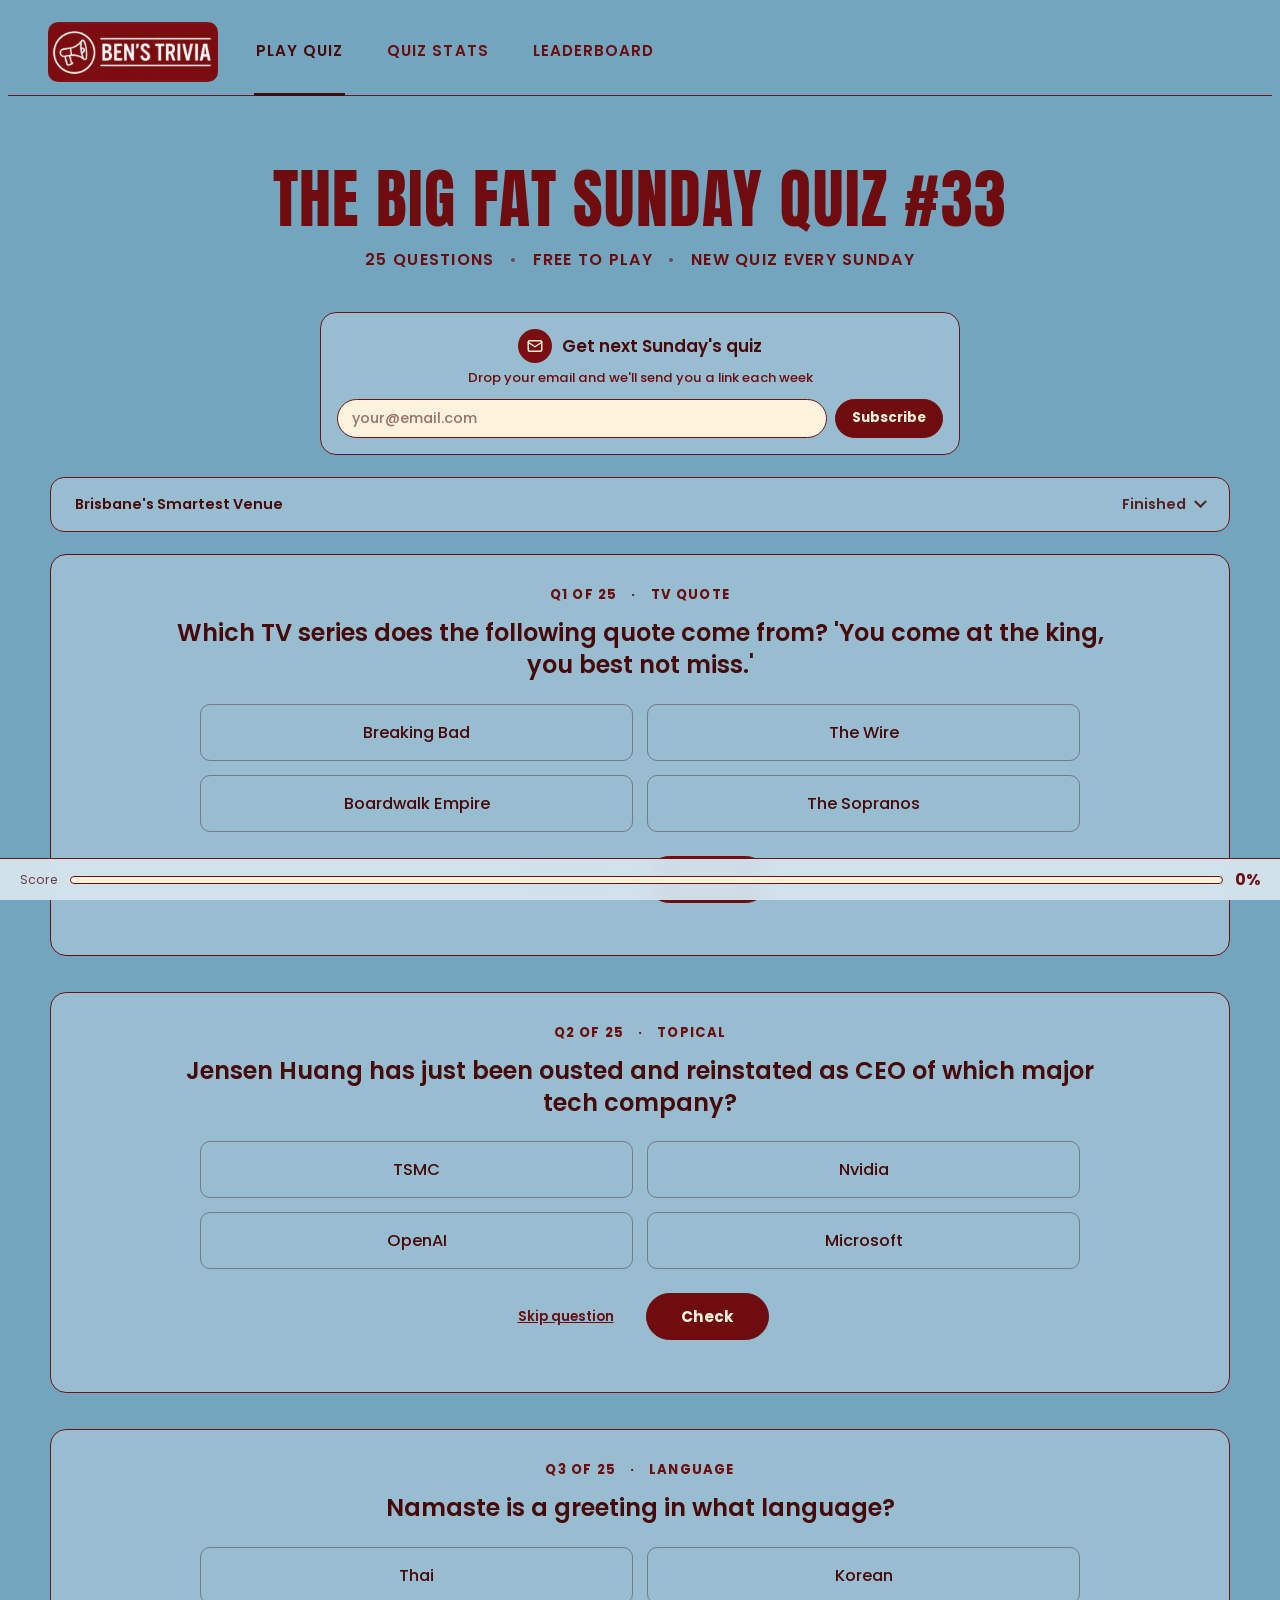
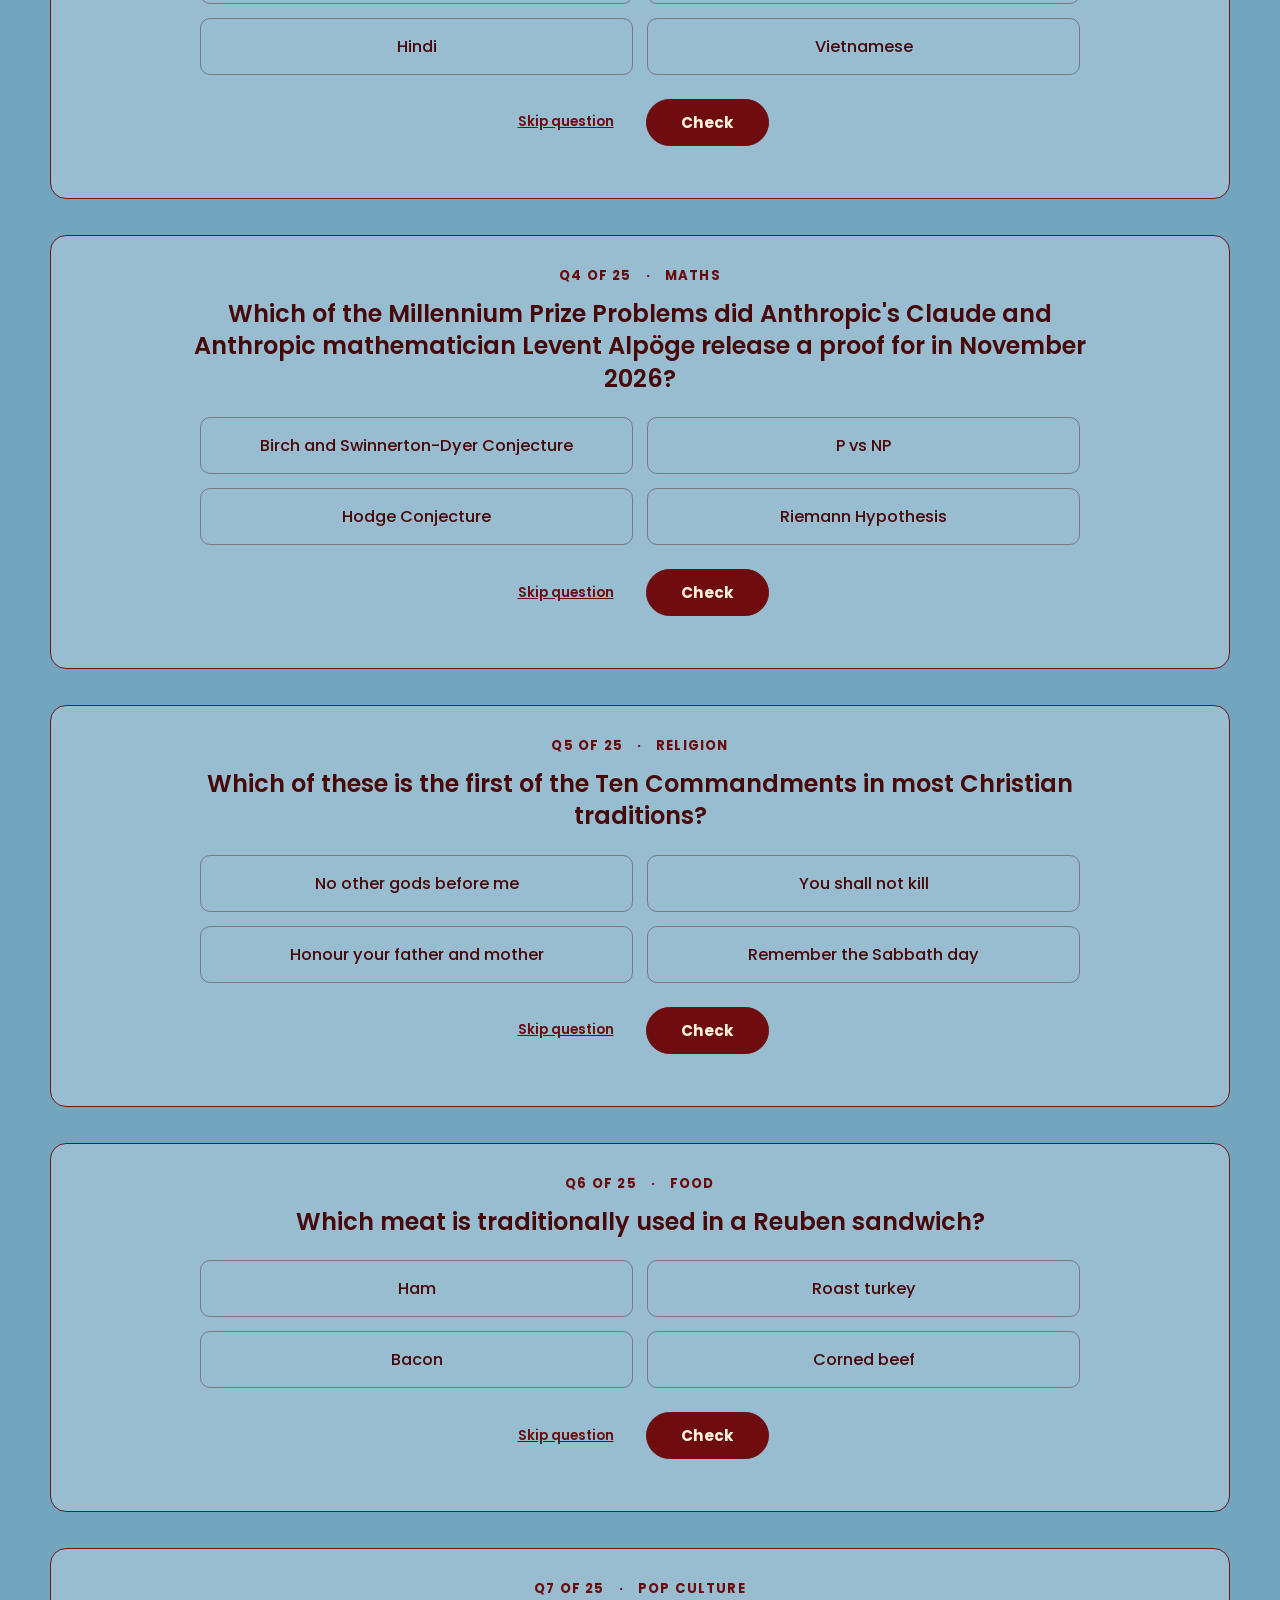
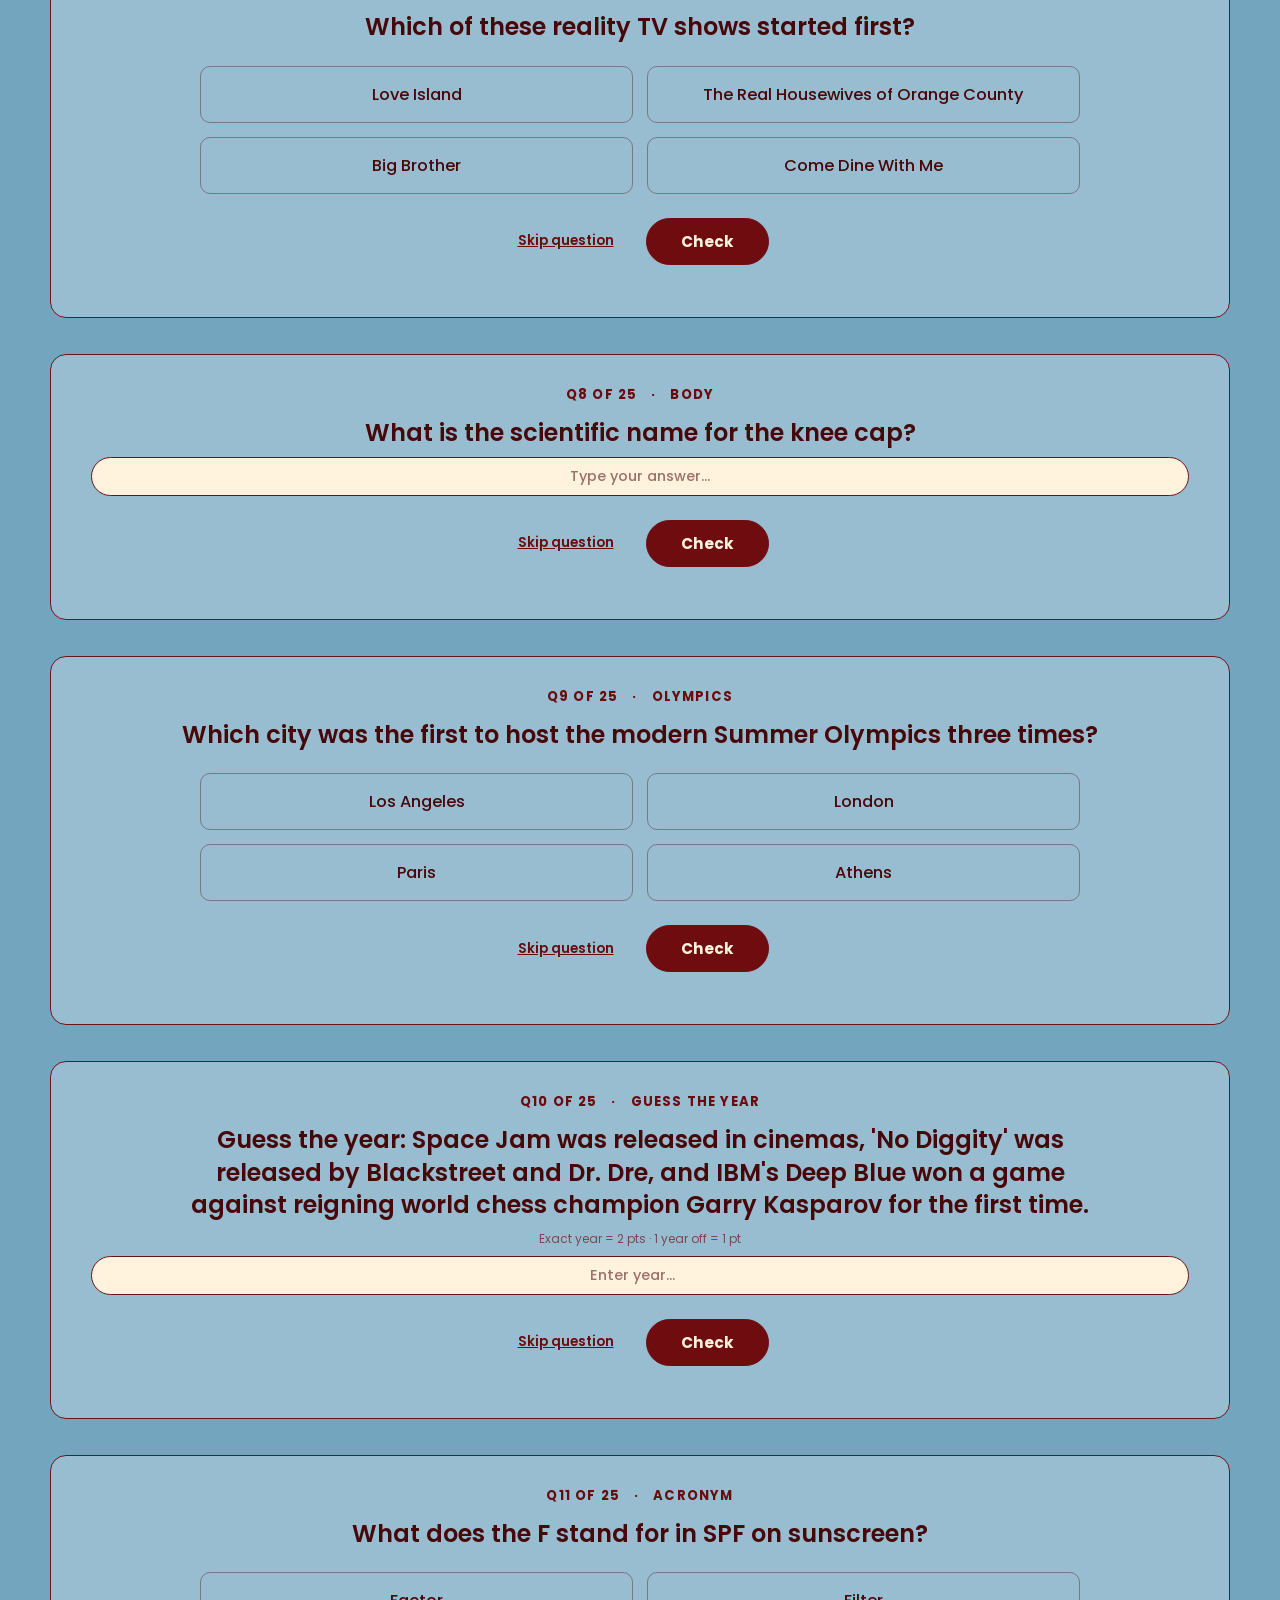
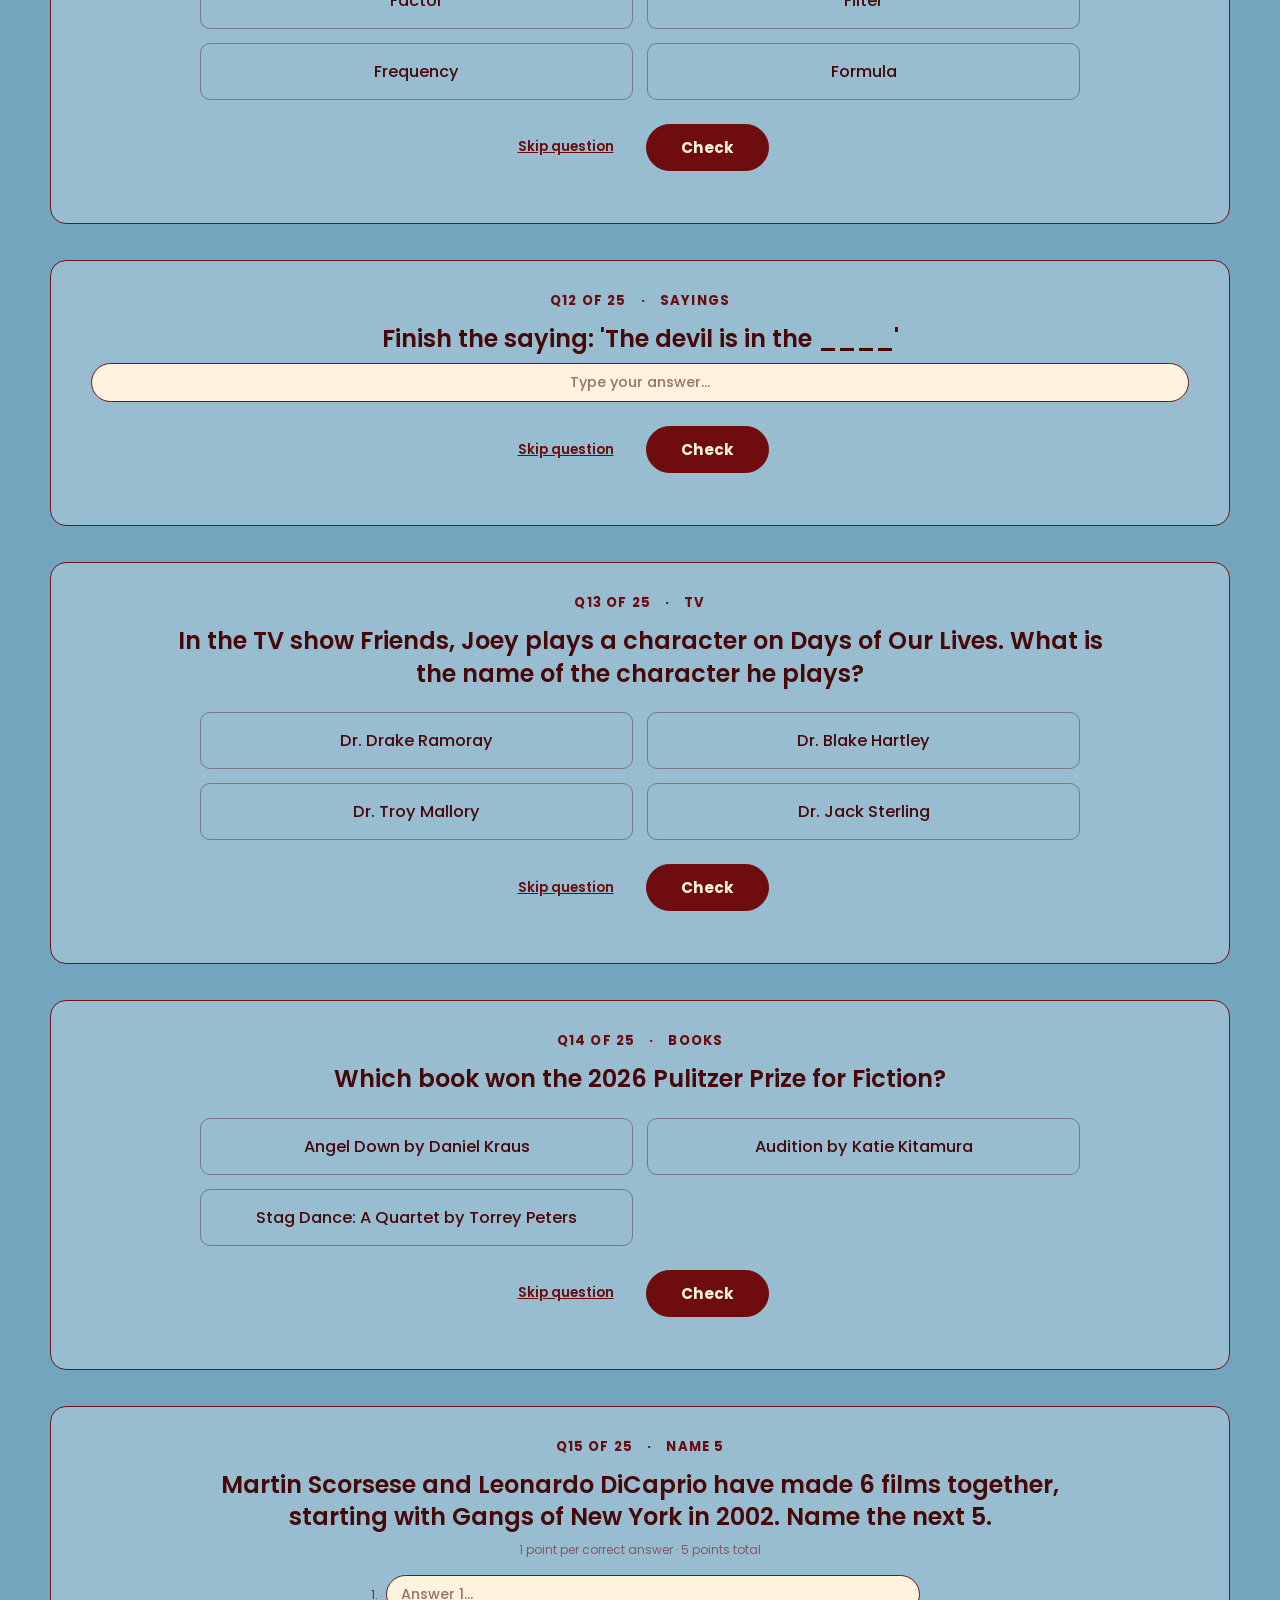
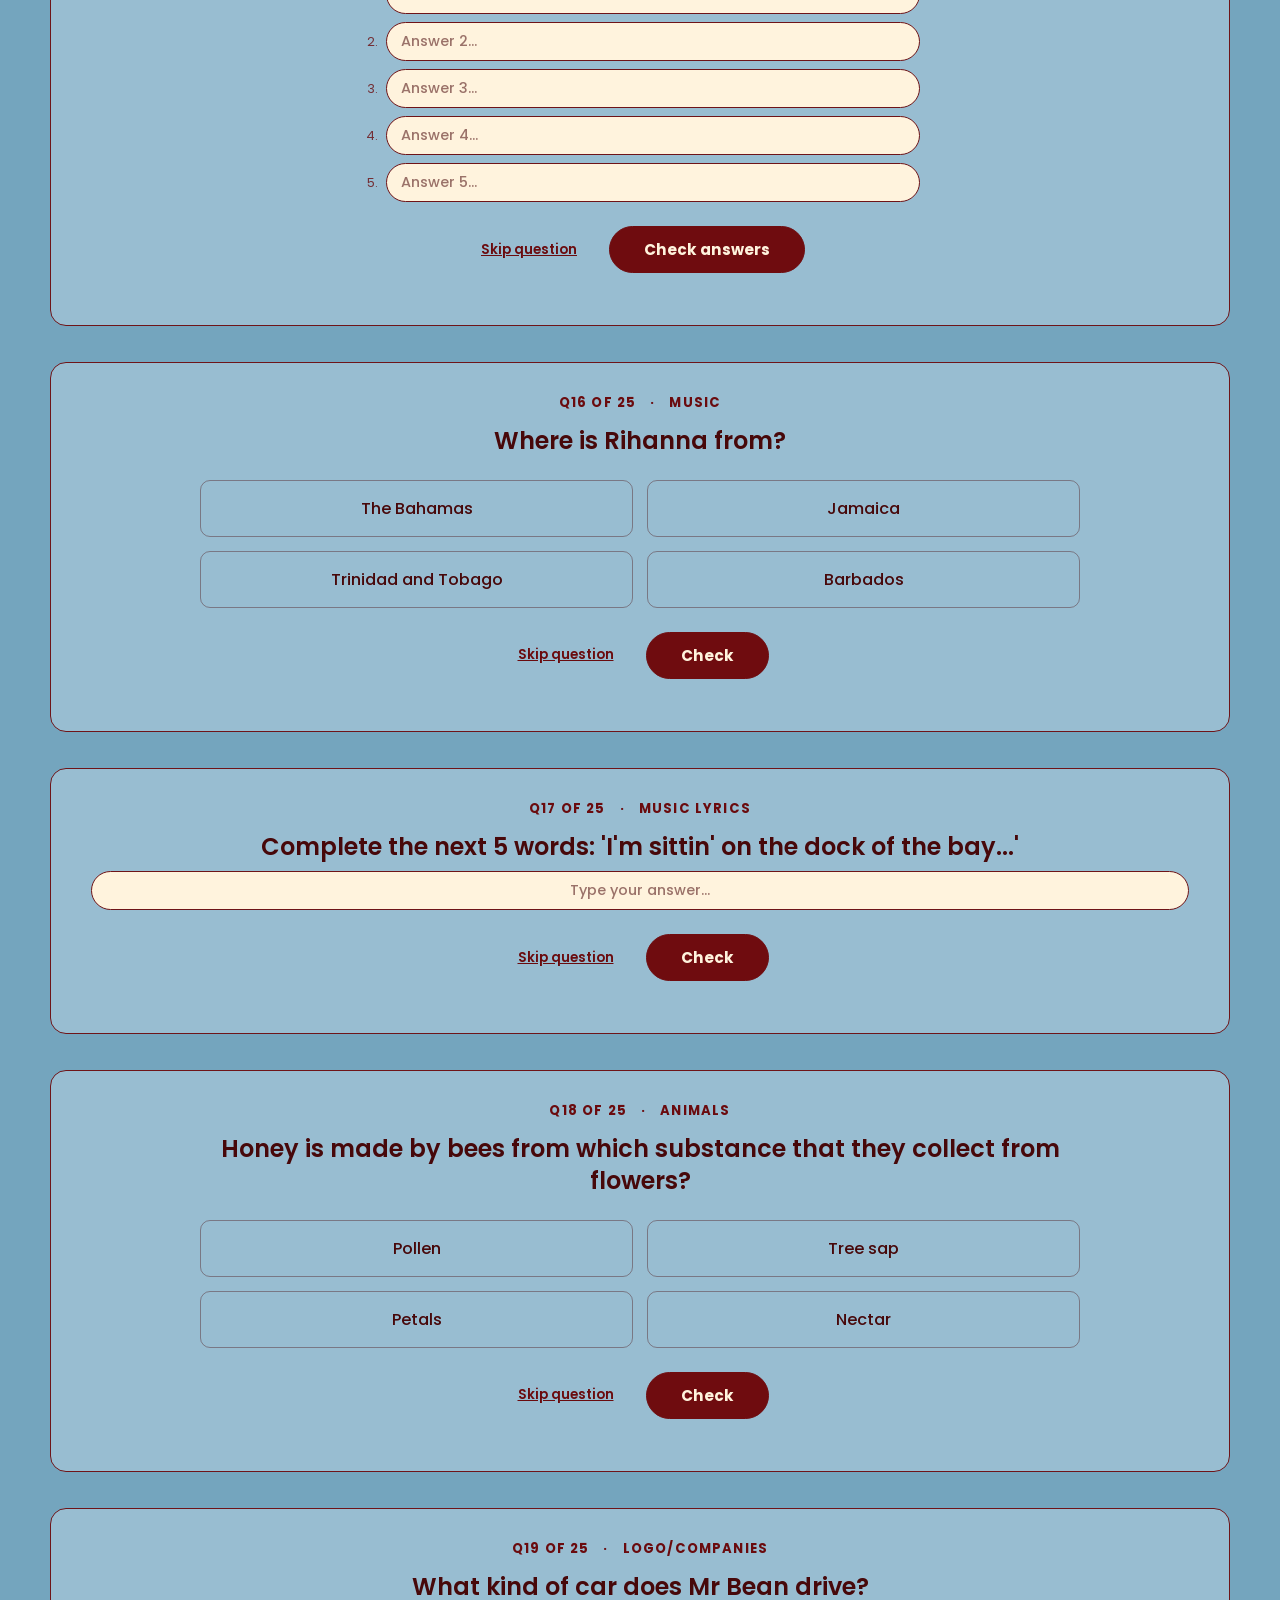
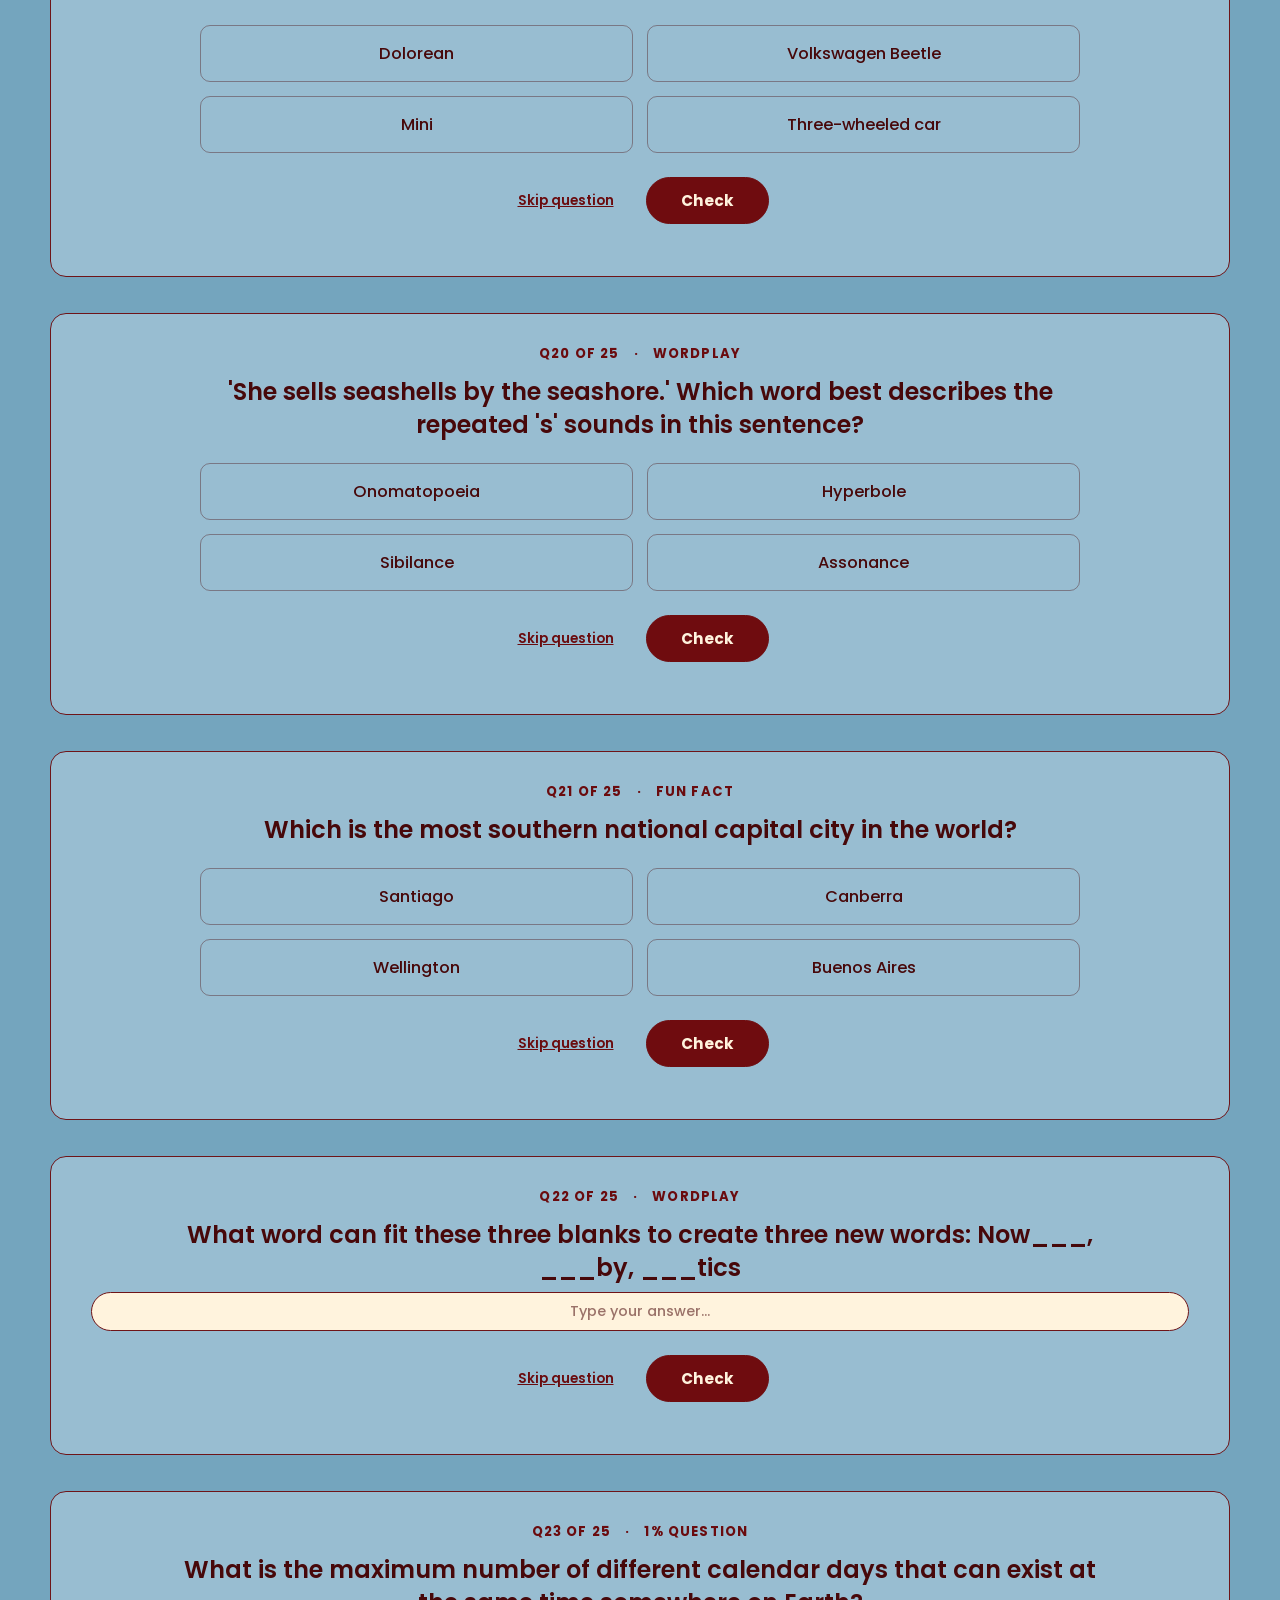
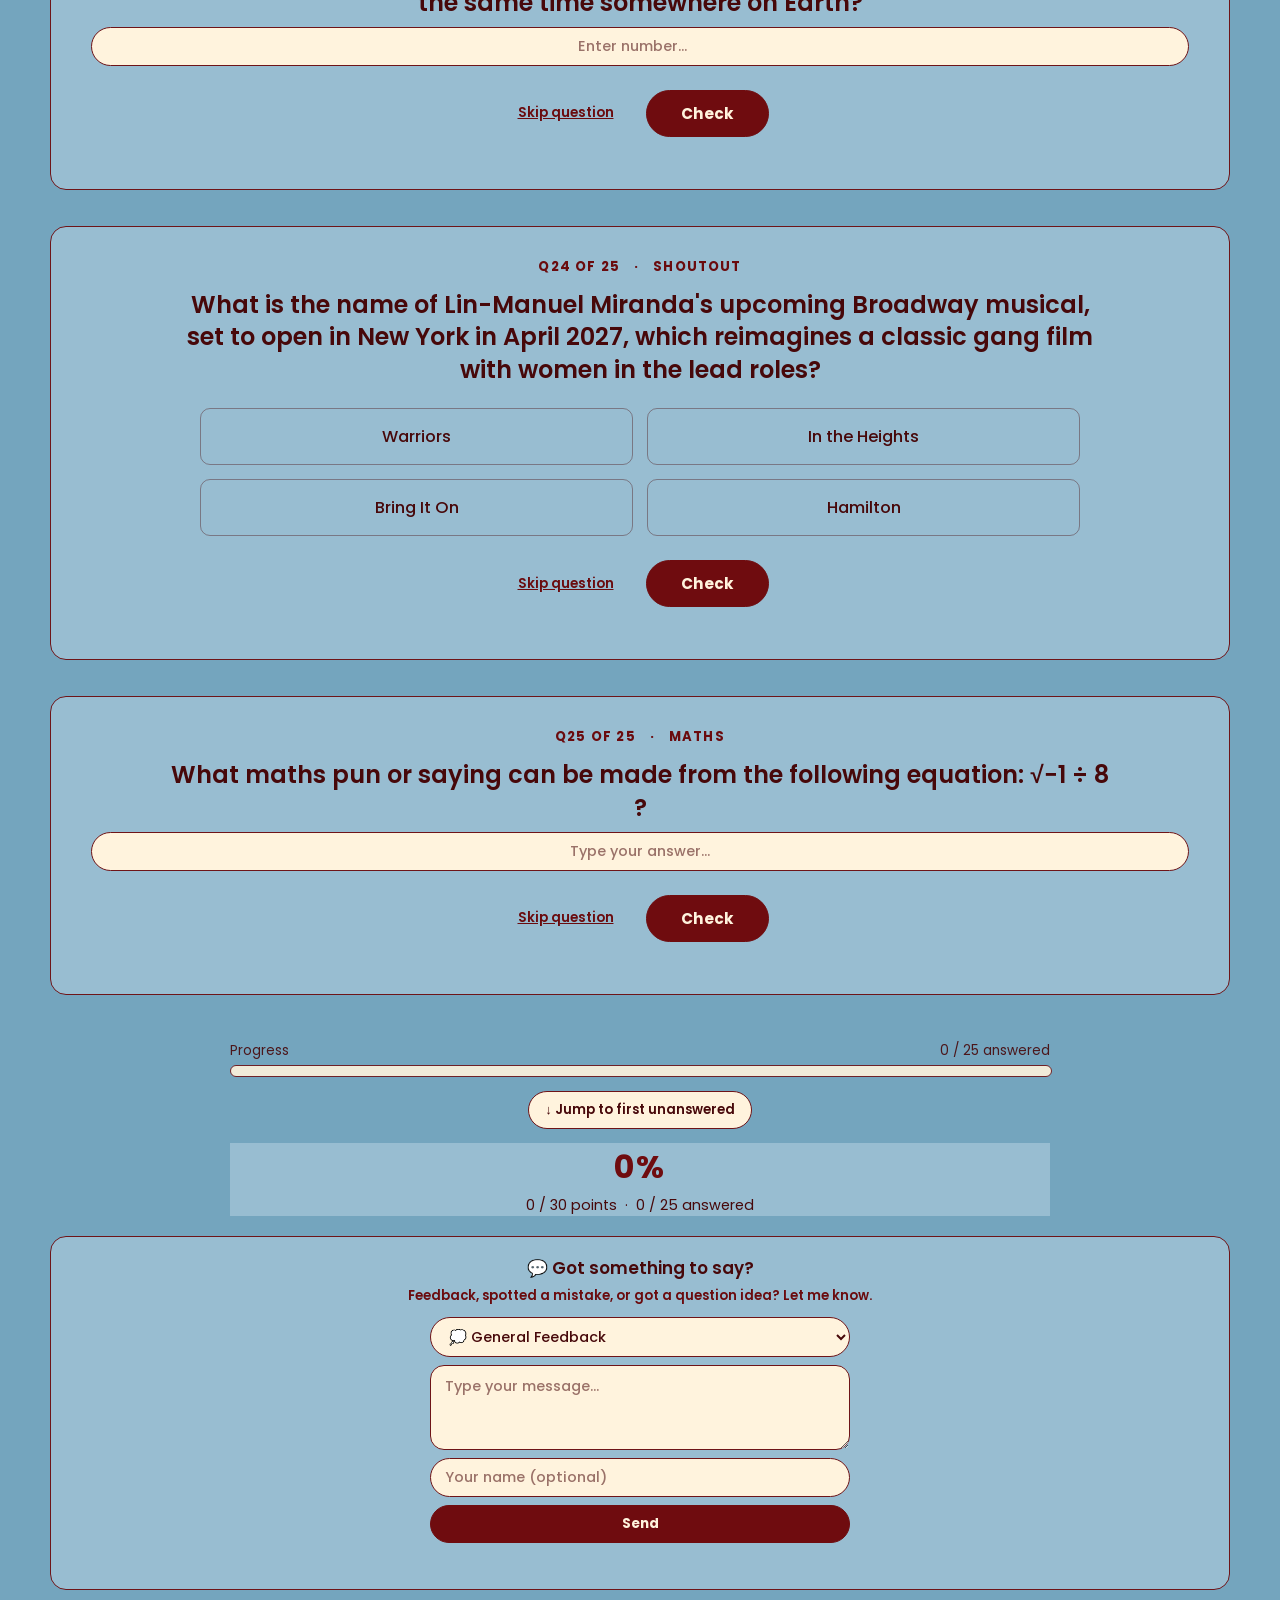
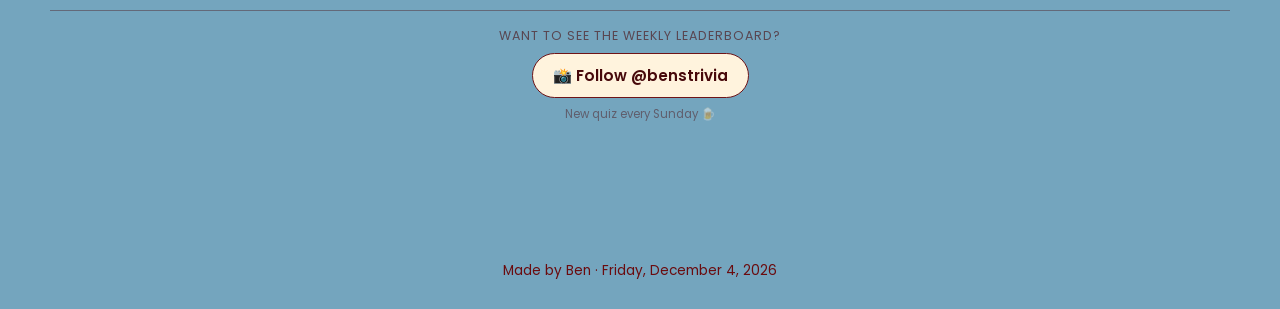
<file: index.html>
<!DOCTYPE html>
<html lang="en">
<head>
  <!-- Google tag (gtag.js) -->
  <script async src="https://www.googletagmanager.com/gtag/js?id=G-0WY3H0WSHS"></script>
  <script>
    window.dataLayer = window.dataLayer || [];
    function gtag(){dataLayer.push(arguments);}
    gtag('js', new Date());

    gtag('config', 'G-0WY3H0WSHS');
  </script>
  <meta charset="utf-8" />
  <link rel="preconnect" href="https://fonts.googleapis.com">
  <link rel="preconnect" href="https://fonts.gstatic.com" crossorigin>
  <link rel="icon" href="favicon.ico" sizes="any">
  <link rel="icon" type="image/png" sizes="32x32" href="images/favicon-32.png">
  <link rel="apple-touch-icon" href="images/apple-touch-icon.png">
  <link href="https://fonts.googleapis.com/css2?family=Orbitron:wght@700;900&family=Inter:wght@400;500;600&display=swap" rel="stylesheet">
  <meta name="viewport" content="width=device-width, initial-scale=1" />
  <title>The Big Fat Sunday Quiz | Free Weekly Trivia Quiz Online</title>
  <meta name="description" content="Play The Big Fat Sunday Quiz, a free weekly trivia quiz with 25 new questions every week. Submit your score, climb the leaderboard, and challenge friends." />
  <link rel="canonical" href="https://benstrivia.com/" />
  <meta property="og:title" content="Ben's Trivia" />
  <meta property="og:description" content="Free Weekly Sunday Quiz" />
  <meta property="og:url" content="https://benstrivia.com/" />
  <meta property="og:type" content="website" />
  <meta property="og:image" content="https://benstrivia.com/images/og-icon-180.png" />
  <meta property="og:image:type" content="image/png" />
  <meta property="og:image:width" content="180" />
  <meta property="og:image:height" content="180" />
  <meta property="og:image:alt" content="Ben's Trivia" />
  <meta name="twitter:card" content="summary" />
  <meta name="twitter:image" content="https://benstrivia.com/images/og-icon-180.png" />
  <meta name="twitter:title" content="Ben's Trivia" />
  <meta name="twitter:description" content="Free Weekly Sunday Quiz" />
  <script type="application/ld+json">
  {
    "@context": "https://schema.org",
    "@type": "WebSite",
    "name": "Ben's Trivia",
    "alternateName": "The Big Fat Sunday Quiz",
    "url": "https://benstrivia.com/",
    "description": "A free weekly trivia quiz with 25 new questions every Sunday. Play online, submit your score, and climb the leaderboard."
  }
  </script>
  <link rel="stylesheet" href="style.css" />
  <style>
    .page-title, .score-box .percent, .leaderboard-title { font-family: 'Orbitron', sans-serif; }
    @keyframes bgShift {
      0%   { background-position: 0% 50%; }
      50%  { background-position: 100% 50%; }
      100% { background-position: 0% 50%; }
    }
    body { background: linear-gradient(-45deg, #020713, #041831, #071a3a, #020a18); background-size: 400% 400%; animation: bgShift 18s ease infinite; }
    .global-header { position: fixed; top: 0; left: 0; right: 0; z-index: 120; padding: 10px 14px 12px; background: linear-gradient(90deg, #020713ee, #041831ee); backdrop-filter: blur(10px); border-bottom: 1px solid rgba(150, 208, 255, 0.3); }
    .header-row-top { display: flex; align-items: center; justify-content: space-between; }
    .header-left { display: flex; align-items: center; gap: 12px; }
    .header-logo { height: 52px; width: auto; filter: drop-shadow(0 0 8px var(--neon)) drop-shadow(0 0 18px var(--neon-soft)); }
    .header-row-bottom { margin-top: 6px; text-align: center; }
    .page-title { margin: 0; font-size: 1rem; letter-spacing: 0.08em; text-transform: uppercase; color: var(--text); text-shadow: 0 0 8px var(--neon-soft); }
    .page-date { display: block; margin-top: 2px; font-size: 0.82rem; color: var(--neon-soft); opacity: 0.9; }
    .global-header #menu-btn { background: rgba(0,0,0,.25); border: 1.5px solid var(--neon); color: var(--neon); font-size: 1.3rem; padding: 6px 12px; border-radius: 12px; cursor: pointer; box-shadow: 0 0 10px var(--neon-soft); transition: .18s; }
    .global-header #menu-btn:hover { background: var(--neon); color: #001; }
    .menu-dropdown { position: absolute; top: 60px; left: 8px; background: var(--bg2); border: 1px solid var(--neon); border-radius: 12px; padding: 6px; box-shadow: 0 0 18px var(--neon-soft); min-width: 210px; display: none; flex-direction: column; z-index: 200; }
    .menu-dropdown a { display: block; padding: 10px 12px; color: var(--text); text-decoration: none; border-radius: 10px; font-size: 0.95rem; white-space: nowrap; }
    .menu-dropdown a:hover { background: var(--neon); color: #001; }
    body { padding-top: 140px; }
    main { display: grid; place-items: center; padding: 24px 16px 96px; }
    .quiz-shell { width: min(960px, 100%); }
    .page-subtitle { text-align: center; margin: 0 0 8px; font-size: 1rem; color: var(--neon-soft); opacity: 0.9; }
    .quiz-meta { text-align: center; font-size: 0.85rem; margin-bottom: 14px; opacity: 0.9; }
    .quiz-meta strong { color: var(--neon-soft); }
    .quiz-container { display: flex; flex-direction: column; gap: 14px; margin-bottom: 24px; }
    .quiz-loading-placeholder { min-height: 70vh; display: flex; flex-direction: column; align-items: center; justify-content: center; gap: 14px; opacity: 0.65; font-size: 0.9rem; text-align: center; }
    .quiz-loading-spinner { width: 32px; height: 32px; border: 3px solid rgba(150,208,255,0.25); border-top-color: var(--neon); border-radius: 50%; animation: quiz-spin 0.8s linear infinite; }
    @keyframes quiz-spin { to { transform: rotate(360deg); } }
    .question-card { background: radial-gradient(circle at top left, #12335a 0, #020a16 55%); border-radius: 16px; padding: 14px 14px 12px; border: 1px solid rgba(150, 208, 255, 0.35); box-shadow: 0 0 12px rgba(0,0,0,0.6), 0 0 18px rgba(55,161,255,0.22); transition: border-color 0.3s, box-shadow 0.3s; }
    @keyframes pulseNeon {
      0%,100% { box-shadow: 0 0 12px rgba(0,0,0,0.6), 0 0 14px rgba(55,161,255,0.25); }
      50%      { box-shadow: 0 0 12px rgba(0,0,0,0.6), 0 0 28px rgba(55,161,255,0.55); }
    }
    .question-card.current-q { border-color: rgba(150, 208, 255, 0.65); animation: pulseNeon 2.2s ease-in-out infinite; }
    @keyframes correctFlash {
      0%   { border-color: var(--good); box-shadow: 0 0 0 4px rgba(56,239,125,0.35); }
      60%  { border-color: var(--good); box-shadow: 0 0 0 8px rgba(56,239,125,0.15); }
      100% { border-color: rgba(150,208,255,0.15); box-shadow: none; }
    }
    .question-card.answered { border-color: rgba(150, 208, 255, 0.15); opacity: 0.85; }
    .question-card.flash-correct { animation: correctFlash 0.7s ease forwards; }
    .question-header { display: flex; justify-content: space-between; align-items: baseline; margin-bottom: 6px; gap: 12px; }
    .question-text { font-size: 0.97rem; font-weight: 500; margin-bottom: 10px; line-height: 1.45; }
    .question-tag { font-size: 0.7rem; text-transform: uppercase; letter-spacing: 0.06em; opacity: 0.6; white-space: nowrap; }
    .options { margin-top: 8px; display: grid; grid-template-columns: 1fr 1fr; gap: 8px; }
    @media (max-width: 600px) { .options { grid-template-columns: 1fr; } }
    .option-btn { border-radius: 999px; border: 1px solid rgba(150, 208, 255, 0.3); padding: 10px 14px; font-size: 0.9rem; cursor: pointer; background: rgba(3, 15, 34, 0.8); color: #e9f4ff; transition: 0.1s ease-out; text-align: left; width: 100%; -webkit-tap-highlight-color: transparent; outline: none; }
    .option-btn:hover:not(:disabled) { transform: translateY(-1px); box-shadow: 0 0 12px rgba(55,161,255,0.45); border-color: var(--neon-soft); }
    .option-btn:disabled { cursor: default; }
    .option-btn.selected { border-color: var(--neon); background: rgba(55,161,255,0.12); box-shadow: 0 0 14px rgba(55,161,255,0.5); color: #e9f4ff; }
    .option-btn.correct { border-color: var(--good); box-shadow: 0 0 14px rgba(56,239,125,0.6); background: rgba(56,239,125,0.08); color: #e9f4ff; }
    .option-btn.wrong { border-color: var(--bad); box-shadow: 0 0 14px rgba(255,66,102,0.6); background: rgba(255,66,102,0.08); color: #e9f4ff; }
    .input-row { display: flex; gap: 8px; align-items: center; margin-top: 8px; flex-wrap: wrap; }
    .question-input { flex: 1; min-width: 160px; padding: 8px 14px; border-radius: 999px; border: 1px solid rgba(150,208,255,0.6); background: rgba(0,8,18,0.85); color: #e9f4ff; font-size: 0.9rem; }
    .question-input:disabled { opacity: 0.6; cursor: default; }
    .btn-check { padding: 8px 18px; border-radius: 999px; border: 1px solid rgba(150,208,255,0.7); background: rgba(3,15,34,0.95); color: #e9f4ff; font-size: 0.85rem; cursor: pointer; white-space: nowrap; }
    .btn-check:disabled { opacity: 0.5; cursor: default; }
    .btn-check:hover:not(:disabled) { background: var(--neon-soft); color: #001; }
    .check-row { display: flex; justify-content: space-between; align-items: center; margin-top: 12px; }
    .feedback { margin-top: 8px; font-size: 0.85rem; min-height: 18px; font-weight: 500; }
    .feedback.correct { color: var(--good); }
    .feedback.incorrect { color: var(--bad); }
    .feedback.partial { color: #f5c542; }
    .year-hint { font-size: 0.75rem; opacity: 0.65; margin-top: 3px; }
    .question-funfact { font-size: 0.82rem; opacity: 0.75; margin-top: 6px; font-style: italic; color: var(--neon-soft); }
    .multi-text-grid { display: flex; flex-direction: column; gap: 8px; margin-top: 10px; }
    .multi-text-row { display: flex; align-items: center; gap: 8px; }
    .multi-text-num { font-size: 0.78rem; opacity: 0.5; width: 18px; text-align: right; flex-shrink: 0; }
    .multi-text-input { flex: 1; padding: 8px 14px; border-radius: 999px; border: 1px solid rgba(150,208,255,0.6); background: rgba(0,8,18,0.85); color: #e9f4ff; font-size: 0.9rem; }
    .multi-text-input:disabled { opacity: 0.6; cursor: default; }
    .multi-text-input.mt-correct { border-color: var(--good); box-shadow: 0 0 10px rgba(56,239,125,0.5); }
    .multi-text-input.mt-wrong { border-color: var(--bad); box-shadow: 0 0 10px rgba(255,66,102,0.4); }
    .multi-text-input.mt-empty { border-color: rgba(255,180,50,0.5); }
    .multi-text-hint { font-size: 0.75rem; opacity: 0.55; margin-top: 4px; }
    .multi-text-answers { margin-top: 8px; font-size: 0.82rem; opacity: 0.75; }
    .progress-wrap { max-width: 480px; margin: 0 auto 14px; text-align: left; font-size: 0.85rem; opacity: 0.9; }
    .progress-label { margin-bottom: 4px; display: flex; justify-content: space-between; gap: 8px; }
    .progress-bar-outer { width: 100%; height: 10px; border-radius: 999px; background: rgba(4,20,40,0.9); border: 1px solid rgba(150,208,255,0.5); overflow: hidden; }
    .progress-bar-inner { height: 100%; width: 0%; border-radius: 999px; background: linear-gradient(90deg, var(--neon-soft), var(--good)); transition: width 0.3s ease-out, box-shadow 0.3s ease; }
    .sticky-score { position: fixed; bottom: 0; left: 0; right: 0; z-index: 110; background: linear-gradient(90deg, #020713f0, #041831f0); backdrop-filter: blur(10px); border-top: 1px solid rgba(150,208,255,0.25); padding: 8px 20px; display: flex; align-items: center; justify-content: space-between; gap: 12px; }
    .sticky-score .ss-label { font-size: 0.78rem; opacity: 0.65; }
    .sticky-score .ss-score { font-family: 'Orbitron', sans-serif; font-size: 1rem; color: var(--neon-soft); text-shadow: 0 0 8px var(--neon-soft); }
    .sticky-score .ss-bar-outer { flex: 1; height: 6px; border-radius: 999px; background: rgba(4,20,40,0.9); border: 1px solid rgba(150,208,255,0.3); overflow: hidden; }
    .sticky-score .ss-bar-inner { height: 100%; width: 0%; border-radius: 999px; background: linear-gradient(90deg, var(--neon-soft), var(--good)); transition: width 0.3s ease-out; }
    .btn-secondary { padding: 8px 16px; border-radius: 999px; border: 1px solid rgba(150,208,255,0.6); background: rgba(3,15,34,0.9); color: #e9f4ff; font-size: 0.82rem; cursor: pointer; margin-top: 10px; }
    .btn-secondary:active { transform: translateY(1px); }
    .score-box { margin-top: 14px; text-align: center; font-size: 0.9rem; }
    .score-box .percent { font-size: 2rem; font-weight: 700; margin-bottom: 4px; color: var(--neon-soft); text-shadow: 0 0 12px var(--neon-soft); letter-spacing: 0.05em; }
    .global-footer { text-align: center; padding: 12px 8px 20px; font-size: 0.85rem; color: var(--neon-soft); opacity: 0.9; }
    #confetti-canvas { position: fixed; top: 0; left: 0; width: 100%; height: 100%; pointer-events: none; z-index: 999; }
    .leaderboard-section { margin-top: 28px; border-top: 1px solid rgba(150,208,255,0.2); padding-top: 20px; }
    .leaderboard-title { text-align: center; font-size: 1rem; font-weight: 700; color: var(--neon-soft); margin-bottom: 14px; letter-spacing: 0.08em; text-shadow: 0 0 8px var(--neon-soft); }
    .submit-row { display: flex; gap: 8px; align-items: center; margin-bottom: 16px; flex-wrap: wrap; }
    .name-input { flex: 1; min-width: 140px; padding: 8px 14px; border-radius: 999px; border: 1px solid rgba(150,208,255,0.6); background: rgba(0,8,18,0.85); color: #e9f4ff; font-size: 0.9rem; }
    .btn-submit-score { padding: 8px 18px; border-radius: 999px; border: 1px solid var(--good); background: rgba(56,239,125,0.1); color: var(--good); font-size: 0.85rem; cursor: pointer; white-space: nowrap; font-weight: 600; }
    .btn-submit-score:hover { background: var(--good); color: #001; }
    .btn-submit-score:disabled { opacity: 0.4; cursor: default; }
    .leaderboard-table { width: 100%; border-collapse: collapse; font-size: 0.85rem; }
    .leaderboard-table th { text-align: left; padding: 6px 8px; color: var(--neon-soft); opacity: 0.7; font-weight: 500; border-bottom: 1px solid rgba(150,208,255,0.15); font-size: 0.75rem; text-transform: uppercase; letter-spacing: 0.05em; }
    .leaderboard-table td { padding: 8px 8px; border-bottom: 1px solid rgba(150,208,255,0.07); }
    .leaderboard-table tr:first-child td { color: #ffd700; }
    .leaderboard-table tr:nth-child(2) td { color: #c0d8e8; }
    .leaderboard-table tr:nth-child(3) td { color: #e8b87a; }
    .lb-fin { text-align: center; font-weight: 600; font-size: 0.78rem; line-height: 1.15; width: 4.2rem; padding-left: 2px !important; padding-right: 2px !important; }
    .leaderboard-table th.lb-fin { font-weight: 500; }
    .lb-tag { font-weight: 700; }
    .lb-tag.lb-ft, .lb-tag.lb-pbn { display: inline-block; padding: 1px 5px; border-radius: 999px; font-size: 0.62rem; letter-spacing: 0.02em; border: 1px solid; white-space: nowrap; }
    .lb-tag.lb-ft { color: #4ade80; background: rgba(74,222,128,0.14); border-color: rgba(74,222,128,0.55); }
    .lb-tag.lb-pbn { color: #f87171; background: rgba(248,113,113,0.14); border-color: rgba(248,113,113,0.55); }
    .lb-legend { font-size: 0.68rem; opacity: 0.6; line-height: 1.5; margin-top: 8px; text-align: center; }
    /* Weekly movement indicators (Brisbane's Smartest Venue) */
    #bsv-body .mv-cell { white-space: nowrap; width: 1%; }
    #bsv-body .mv { display: inline-block; font-size: 0.75rem; font-weight: 700; letter-spacing: 0.02em; }
    #bsv-body .mv.up { color: #4ade80; }
    #bsv-body .mv.down { color: #f87171; }
    #bsv-body .mv.same { color: #9fb4c8; opacity: 0.8; }
    #bsv-body .mv.new { color: #9fd4ff; border: 1px solid rgba(150,208,255,0.5); border-radius: 999px; padding: 0 5px; font-size: 0.55rem; width: fit-content; }
    .mv-caption { text-align: center; font-size: 0.68rem; font-weight: 600; letter-spacing: 0.08em; text-transform: uppercase; color: var(--neon-soft); opacity: 0.6; margin: 0 0 6px; }
    .rank-medal { font-size: 1rem; }
    .lb-status { text-align: center; font-size: 0.82rem; opacity: 0.7; margin-top: 8px; }
    .lb-tabs { display: flex; gap: 8px; margin-bottom: 14px; justify-content: center; }
    .lb-tab { padding: 5px 14px; border-radius: 999px; border: 1px solid rgba(150,208,255,0.3); background: transparent; color: var(--neon-soft); font-size: 0.8rem; cursor: pointer; }
    .lb-tab.active { background: var(--neon); color: #001; border-color: var(--neon); }
    .btn-restart { padding: 8px 20px; border-radius: 999px; border: 1px solid rgba(150,208,255,0.4); background: transparent; color: rgba(150,208,255,0.7); font-size: 0.82rem; cursor: pointer; margin-top: 4px; transition: 0.15s; }
    .btn-restart:hover { border-color: var(--neon-soft); color: var(--neon-soft); background: rgba(150,208,255,0.05); }
    @media (max-width: 480px) { .header-logo { height: 44px; } .page-title { font-size: 0.82rem; } }
    #dev-panel { display: none; position: fixed; top: 0; left: 0; right: 0; z-index: 999; background: #1a1000; border-bottom: 2px solid #f5c542; padding: 6px 14px; font-family: monospace; font-size: 12px; color: #f5c542; align-items: center; gap: 10px; flex-wrap: wrap; }
    #dev-panel label { display: flex; align-items: center; gap: 6px; }
    #dev-panel input[type="date"] { background: #0a0800; color: #f5c542; border: 1px solid #f5c542; border-radius: 4px; padding: 2px 6px; font-family: monospace; font-size: 12px; }
    #dev-panel button { border-radius: 4px; padding: 3px 10px; font-size: 12px; font-family: monospace; cursor: pointer; border: 1px solid #f5c542; }
    #dev-apply { background: #f5c542; color: #000; }
    #dev-clear { background: transparent; color: #f5c542; }
    #dev-label { opacity: 0.75; margin-left: 4px; }
    #dev-badge { background: #f5c542; color: #000; font-size: 10px; padding: 1px 6px; border-radius: 3px; font-weight: bold; letter-spacing: 0.05em; }
    /* ---- TRIVIA HIGHLIGHT ---- */
    .highlight-panel {
      margin-top: 20px;
      background: radial-gradient(circle at top left, #12335a 0, #020a16 70%);
      border: 1px solid rgba(150,208,255,0.3);
      border-radius: 18px;
      padding: 20px 18px;
      text-align: center;
    }
    .highlight-label {
      font-size: 0.72rem; text-transform: uppercase; letter-spacing: 0.1em;
      opacity: 0.6; margin-bottom: 10px;
    }
    .highlight-headline {
      font-family: 'Orbitron', sans-serif;
      font-size: 1.4rem; font-weight: 700;
      color: var(--neon-soft); text-shadow: 0 0 14px var(--neon-soft);
      margin-bottom: 6px; line-height: 1.2;
    }
    .highlight-sub {
      font-size: 0.85rem; opacity: 0.75; margin-bottom: 14px; line-height: 1.4;
    }
    .highlight-panel.hl-gold { border-color: rgba(255,215,0,0.5); }
    .highlight-panel.hl-gold .highlight-headline { color: #ffd700; text-shadow: 0 0 14px rgba(255,215,0,0.6); }
    .highlight-panel.hl-country { border-color: rgba(56,239,125,0.4); }
    .highlight-panel.hl-country .highlight-headline { color: var(--good); text-shadow: 0 0 14px rgba(56,239,125,0.5); }
    .highlight-share-btn {
      padding: 9px 20px; border-radius: 999px;
      border: 1px solid rgba(150,208,255,0.5);
      background: rgba(3,15,34,0.9); color: #e9f4ff;
      font-size: 0.85rem; cursor: pointer; margin: 4px;
    }
    .highlight-share-btn:hover { background: var(--neon-soft); color: #001; }
    .share-panel { margin-top: 12px; flex-direction: column; align-items: center; gap: 8px; }
    .share-buttons { display: flex; flex-wrap: wrap; gap: 8px; justify-content: center; }
    .share-preview-box {
      margin: 14px auto 4px; max-width: 360px;
      background: rgba(0,8,18,0.75);
      border: 1px solid rgba(150,208,255,0.25);
      border-radius: 14px;
      padding: 14px 16px;
      text-align: left;
      font-size: 0.85rem;
      line-height: 1.6;
      white-space: pre-line;
      color: #e9f4ff;
    }
    .share-preview-label {
      font-size: 0.68rem; text-transform: uppercase; letter-spacing: 0.08em;
      opacity: 0.5; margin-bottom: 10px; text-align: center;
    }

    /* ----- Hero + compact venue banner ----- */
    .bsv-pill { display:inline-block; font-size:0.78rem; padding:5px 12px; border-radius:999px; border:1px solid rgba(150,208,255,0.35); background:rgba(3,15,34,0.8); }
    .bsv-pill b { color:var(--neon-soft); }
    .hero-note { margin-top:14px; }
    .hero-note .quiz-description { margin:0 auto; }
    #bsv-banner > summary.bsv-sum { list-style:none; cursor:pointer; display:flex; align-items:center; justify-content:space-between; gap:10px; padding:12px 18px; font-size:0.9rem; }
    #bsv-banner > summary.bsv-sum::-webkit-details-marker { display:none; }
    .bsv-sum-name { font-weight:600; color:var(--neon-soft); }
    .bsv-sum-week { font-size:0.78rem; opacity:0.85; white-space:nowrap; }
    .bsv-sum-week::after { content:" \25BE"; opacity:0.7; }
    #bsv-banner[open] .bsv-sum-week::after { content:" \25B4"; }
    #bsv-banner > summary.bsv-sum:focus-visible { outline:2px solid var(--neon-soft); outline-offset:-3px; border-radius:18px; }
    .bsv-banner-body { padding:4px 18px 20px; }
    #mailing-list-signup[data-subscribed="1"] { display:none !important; }
    .hero-flat { width:min(640px,100%); margin:0 auto 14px; text-align:center; }
    .hero-num { font-family:'Orbitron',sans-serif; font-size:clamp(0.82rem, 4.3vw, 1.15rem); font-weight:700; letter-spacing:0.04em; color:var(--neon-soft); margin:2px 0 8px; text-wrap:balance; }
    .hero-facts { display:flex; flex-wrap:nowrap; justify-content:center; white-space:nowrap; font-size:clamp(0.7rem, 3.5vw, 0.88rem); margin:0 0 10px; }
    .hero-facts span + span::before { content:"\2022"; margin:0 0.55em; opacity:0.6; }
    .hero-facts b { color:var(--neon-soft); }
    #bsv-venues > summary { list-style:none; cursor:pointer; display:inline-block; }
    #bsv-venues > summary::-webkit-details-marker { display:none; }
    #bsv-venues > summary::after { content:" \25BE"; opacity:0.7; }
    #bsv-venues[open] > summary::after { content:" \25B4"; }
  </style>

  <link rel="stylesheet" href="theme.css?v=55" />
</head>
<body>
  <div id="dev-panel">
    <span id="dev-badge">DEV</span>
    <label>Simulate date:
      <input type="date" id="dev-date-input" />
    </label>
    <button id="dev-apply">Apply</button>
    <button id="dev-clear">Clear</button>
    <span id="dev-label"></span>
    <button id="dev-exit" type="button">Exit dev mode</button>
  </div>
  <canvas id="confetti-canvas"></canvas>
  <div class="sticky-score" id="sticky-score">
    <span class="ss-label">Score</span>
    <div class="ss-bar-outer"><div class="ss-bar-inner" id="ss-bar"></div></div>
    <span class="ss-score" id="ss-score">0%</span>
  </div>
  <header class="global-header">
    <div class="header-row-top">
      <button id="menu-btn" aria-label="Open menu">☰</button>
      <picture>
        <source srcset="images/logo.webp" type="image/webp">
        <img src="images/logo.png" class="header-logo" alt="Ben's Trivia Logo" width="147" height="52" fetchpriority="high">
      </picture>
      <div style="width:52px;"></div>
    </div>
    <div class="header-row-bottom">
      <h1 class="page-title">The Big Fat Sunday Quiz</h1>
      <span class="page-date" id="page-date"></span>
    </div>
    <nav class="menu-dropdown" id="menu-dropdown">
      <a href="/" class="active">Play Quiz</a>
      <a href="stats.html">Quiz Stats</a>
      <a href="stats.html#leaderboard">Leaderboard</a>
      <a href="venues.html" id="venue-stats-link" style="display:none;">Venues</a>
      <a href="countries.html" id="country-stats-link" style="display:none;">Countries</a>
      <a href="instagram.html" id="instagram-link" style="display:none;">Instagram</a>
      <a href="#" id="prize-test-link" style="display:none;">Prize test</a>
      <a href="?nodev" id="exit-dev-link" class="exit-dev" style="display:none;">Exit dev</a>
    </nav>
  </header>
  <main>
  <section id="hero" class="hero-flat" aria-label="This week's quiz">
  <div id="bsv-badge" style="display:none;width:fit-content;max-width:100%;margin-left:auto;margin-right:auto;align-items:center;justify-content:center;gap:10px;margin-bottom:12px;padding:8px 14px;border:1px solid var(--neon);border-radius:999px;background:rgba(3,15,34,0.9);box-shadow:0 0 10px var(--neon-soft);font-size:0.88rem;box-sizing:border-box;">
    <span id="bsv-badge-logo" style="display:flex;"></span>
    <span>Playing for <strong id="bsv-badge-name" style="color:var(--neon-soft);"></strong></span>
  </div>
    <div id="quiz-meta" class="quiz-meta" style="display:none;">
      <strong id="quiz-title">Big Fat Sunday Quiz</strong><br>
      <span id="quiz-week-info">Loading…</span>
    </div>
    <div class="hero-num" id="hero-num">Quiz</div>
    <div class="hero-facts">
      <span><b id="hero-qcount">25</b> questions</span><span>Free to play</span><span>New quiz every Sunday</span>
    </div>
    <div id="bsv-proof" style="display:none;text-align:center;margin:0 0 4px;"><span class="bsv-pill"><span class="pill-ic" aria-hidden="true"><svg width="16" height="16" viewBox="0 0 24 24" fill="none" stroke="#FFF3DD" stroke-width="2" stroke-linecap="round" stroke-linejoin="round"><circle cx="9" cy="8" r="3.2"/><path d="M3 20c0-3.3 2.7-6 6-6s6 2.7 6 6"/><circle cx="17" cy="9" r="2.4"/><path d="M17 14.2c2.4 0 4 1.8 4 4.3"/></svg></span><span><b id="bsv-proof-n">0</b> players this week</span></span></div>
    <div id="hero-note" class="hero-note" style="display:none;">
      <div id="quiz-description" class="quiz-description" style="display:none;"></div>
    </div>
  </section>
  <div id="prize-card" class="prize-card" hidden aria-live="polite"></div>
  <div id="prize-modal" class="prize-modal" hidden role="dialog" aria-modal="true" aria-label="Free beer prize"></div>
  <div id="mailing-list-signup" class="quiz-shell" style="width:min(640px,100%); box-sizing:border-box; margin:0 auto 14px; padding:16px 16px; border:1px solid rgba(150,208,255,0.25); border-radius:16px; background:radial-gradient(circle at top left,#12335a 0,#020a16 70%); text-align:center;">
        <div style="font-size:0.78rem;opacity:0.6;text-transform:uppercase;letter-spacing:0.08em;margin-bottom:6px;"><span class="sig-ic" aria-hidden="true"><svg width="18" height="18" viewBox="0 0 24 24" fill="none" stroke="#FFF3DD" stroke-width="2" stroke-linecap="round" stroke-linejoin="round"><rect x="3" y="5" width="18" height="14" rx="2"/><path d="M3 7l9 6 9-6"/></svg></span>Get next Sunday's quiz</div>
        <div style="font-size:0.88rem;margin-bottom:12px;opacity:0.85;">Drop your email and we'll send you a link each week</div>
        <div style="display:flex;gap:8px;justify-content:center;flex-wrap:wrap;">
          <input id="signup-email" type="email" placeholder="your@email.com" maxlength="100" aria-label="Your email address"
            style="flex:1;min-width:180px;max-width:280px;padding:8px 14px;border-radius:999px;border:1px solid rgba(150,208,255,0.6);background:rgba(0,8,18,0.85);color:#e9f4ff;font-size:0.9rem;" />
          <button id="signup-btn"
            style="padding:8px 18px;border-radius:999px;border:1px solid var(--neon);background:rgba(3,15,34,0.9);color:var(--neon);font-size:0.85rem;cursor:pointer;font-weight:600;white-space:nowrap;">
            Subscribe
          </button>
        </div>
        <div id="signup-status" style="font-size:0.8rem;margin-top:8px;min-height:18px;"></div>
      </div>
  <section class="card quiz-shell" id="bsv-teaser" style="margin-bottom:18px;padding:0;">
    <details id="bsv-banner">
      <summary class="bsv-sum"><span class="bsv-sum-name">Brisbane's Smartest Venue</span><span class="bsv-sum-week" id="bsv-sum-week">6 venues competing</span></summary>
      <div class="bsv-banner-body">
    <div style="text-align:center;margin:4px 0 10px;font-size:0.78rem;opacity:0.85;"><button type="button" class="bsv-help" aria-label="How Brisbane's Smartest Venue works" aria-haspopup="dialog" style="margin:0 8px 0 0;">?</button>How it works</div>
    <div style="text-align:center;font-size:0.82rem;opacity:0.75;margin:0 auto 14px;max-width:420px;line-height:1.45;">A 6 week competition running from 18th of October to 28th of November to crown Brisbane's Smartest Venue for 2026.</div>
    <div id="bsv-countdown" style="text-align:center;margin:0 0 16px;padding:12px 8px;border-radius:14px;border:1px solid rgba(150,208,255,0.25);background:radial-gradient(circle at top left,#12335a 0,#020a16 70%);">
      <div id="bsv-count-main" style="font-family:'Orbitron',sans-serif;font-size:clamp(1.7rem,9vw,2.4rem);font-weight:700;line-height:1.1;color:var(--neon-soft);text-shadow:0 0 12px var(--neon-soft);">—</div>
      <div id="bsv-count-label" style="font-size:0.75rem;letter-spacing:0.08em;text-transform:uppercase;opacity:0.7;margin-top:4px;"></div>
    </div>
    <div style="text-align:center;">
      <details id="bsv-venues">
        <summary class="bsv-pill">🏟️ <b>6</b> venues competing</summary>
        <div id="bsv-teaser-list" style="display:grid;grid-template-columns:repeat(auto-fit,minmax(170px,1fr));gap:8px 14px;margin-top:12px;text-align:left;"></div>
      </details>
    </div>
    <div style="text-align:center;margin-top:14px;"><a class="bsv-rank-link" href="stats.html#leaderboard">See live rankings</a></div>
      </div>
    </details>
  </section>
    <section class="game-card card quiz-shell">
      <div class="quiz-container" id="quiz-container">
        <div class="quiz-loading-placeholder" id="quiz-loading-placeholder">
          <div class="quiz-loading-spinner"></div>
          <div>Loading this week's questions…</div>
        </div>
      </div>
      <div class="progress-wrap">
        <div class="progress-label">
          <span>Progress</span>
          <span id="progress-text">0 / 0 answered</span>
        </div>
        <div class="progress-bar-outer">
          <div id="progress-bar" class="progress-bar-inner"></div>
        </div>
      </div>
      <button class="btn-secondary" id="jump-unanswered">↓ Jump to first unanswered</button>
      <div class="score-box" id="score-box"></div>
      <!-- Trivia Highlight panel (shown after finishing) -->
      <div id="highlight-panel" class="highlight-panel" style="display:none;">
        <div class="highlight-headline" id="highlight-headline">—</div>
        <div class="highlight-sub" id="highlight-sub"></div>
        <div class="share-main">
          <button type="button" class="share-primary" id="sc-open">Share as image</button>
          <button type="button" class="share-second" id="share-toggle" aria-expanded="false" aria-controls="share-menu">Share result</button>
          <div class="share-menu" id="share-menu" hidden>
            <button type="button" class="share-alt" id="share-wa">WhatsApp</button>
            <button type="button" class="share-alt" id="highlight-copy">Copy result</button>
          </div>
        </div>
        <div id="highlight-share-status" style="font-size:11px;opacity:0.8;margin-top:6px;"></div>
      </div>
      <div class="leaderboard-section" id="leaderboard-section" style="display:none;">

        <!-- Brisbane's Smartest Venue -->
        <div id="bsv-card" style="margin-bottom:26px;padding-bottom:22px;border-bottom:1px solid rgba(150,208,255,0.15);">
          <div class="leaderboard-title bsv-oneline" style="margin-bottom:6px;"><img src="[data-uri]" alt="Ben's Trivia" width="32" height="32" style="width:32px;height:32px;border-radius:50%;vertical-align:middle;margin-right:8px;">Brisbane's Smartest Venue<button type="button" class="bsv-help" aria-label="How Brisbane's Smartest Venue works" aria-haspopup="dialog">?</button></div>
          <div style="text-align:center;font-size:0.82rem;opacity:0.75;margin:0 auto 14px;max-width:420px;line-height:1.45;">A 6 week competition running from 18th of October to 28th of November to crown Brisbane's Smartest Venue for 2026. Ranked by average score.</div>
          <div id="bsv-locked" style="text-align:center;padding:20px 16px;opacity:0.7;">
            <div style="font-size:1.5rem;margin-bottom:8px;">🔒</div>
            <div style="font-size:0.88rem;">Enter your name and submit your score below to unlock Brisbane's Smartest Venue</div>
          </div>
          <div id="bsv-unlocked" style="display:none;">
            <div class="mv-caption">Movement vs last Monday</div>
            <table class="leaderboard-table lb-table">
              <thead><tr><th>#</th><th>Venue</th><th>Move</th><th>Avg %</th></tr></thead>
              <tbody id="bsv-body">
                <tr><td colspan="4" style="text-align:center;opacity:0.5;padding:16px;">Loading…</td></tr>
              </tbody>
            </table>
          </div>
        </div>
        <div class="leaderboard-title">🏆 This Week's Leaderboard</div>
        <div class="submit-row" id="submit-row">
          <input class="name-input" id="player-name" placeholder="Your name…" maxlength="20" aria-label="Your name" />
          <button class="btn-submit-score" id="btn-submit-score">Submit Score</button>
        </div>
        <div id="submit-status" class="lb-status"></div>
        <div id="leaderboard-locked" style="text-align:center;padding:24px 16px;opacity:0.7;">
          <div style="font-size:1.5rem;margin-bottom:8px;">🔒</div>
          <div style="font-size:0.88rem;">Enter your name and submit your score to unlock the leaderboard</div>
        </div>
        <div id="leaderboard-unlocked" style="display:none;">
          <div class="lb-tabs">
            <button class="lb-tab active" id="tab-week" onclick="switchTab('week')">This Week</button>
            <button class="lb-tab" id="tab-all" onclick="switchTab('all')">All Time</button>
          </div>
          <table class="leaderboard-table lb-table">
            <thead><tr><th>#</th><th>Flag</th><th>Name</th><th>Score</th><th>%</th><th>Finishes</th></tr></thead>
            <tbody id="leaderboard-body">
              <tr><td colspan="6" style="text-align:center;opacity:0.5;padding:16px;">Loading…</td></tr>
            </tbody>
          </table>
          <div class="lb-legend"><b style="color:#4ade80">1st quiz</b> = first time playing &nbsp;·&nbsp; <b style="color:#f87171">PB</b> = new personal best &nbsp;·&nbsp; number = quizzes finished</div>
        </div>
      </div>
     <div id="feedback-section" style="margin-top:20px; padding:18px 16px; border:1px solid rgba(150,208,255,0.25); border-radius:16px; background:radial-gradient(circle at top left,#12335a 0,#020a16 70%); text-align:center;">
        <div style="font-size:0.78rem;opacity:0.6;text-transform:uppercase;letter-spacing:0.08em;margin-bottom:6px;">💬 Got something to say?</div>
        <div style="font-size:0.88rem;margin-bottom:12px;opacity:0.85;">Feedback, spotted a mistake, or got a question idea? Let me know.</div>
        <div style="display:flex;flex-direction:column;gap:8px;max-width:420px;margin:0 auto;">
          <select id="feedback-type" aria-label="Feedback type" style="padding:8px 14px;border-radius:999px;border:1px solid rgba(150,208,255,0.6);background:rgba(0,8,18,0.85);color:#e9f4ff;font-size:0.9rem;">
            <option value="feedback">💭 General Feedback</option>
            <option value="mistake">⚠️ Spot a Mistake</option>
            <option value="suggestion">💡 Question Suggestion</option>
          </select>
          <textarea id="feedback-message" rows="3" placeholder="Type your message…" maxlength="500" aria-label="Your feedback message"
            style="padding:10px 14px;border-radius:14px;border:1px solid rgba(150,208,255,0.6);background:rgba(0,8,18,0.85);color:#e9f4ff;font-size:0.9rem;resize:vertical;font-family:inherit;"></textarea>
          <input id="feedback-name" type="text" placeholder="Your name (optional)" maxlength="20" aria-label="Your name (optional)"
            style="padding:8px 14px;border-radius:999px;border:1px solid rgba(150,208,255,0.6);background:rgba(0,8,18,0.85);color:#e9f4ff;font-size:0.9rem;" />
          <button id="feedback-submit-btn"
            style="padding:8px 18px;border-radius:999px;border:1px solid var(--neon);background:rgba(3,15,34,0.9);color:var(--neon);font-size:0.85rem;cursor:pointer;font-weight:600;">
            Send
          </button>
        </div>
        <div id="feedback-status" style="font-size:0.8rem;margin-top:10px;min-height:18px;"></div>
      </div>
      <div id="instagram-handle" style="text-align:center; margin-top:20px; padding:16px; border-top:1px solid rgba(150,208,255,0.15);">
        <div style="font-size:0.78rem; opacity:0.6; text-transform:uppercase; letter-spacing:0.08em; margin-bottom:8px;">Want to see the weekly leaderboard?</div>
        <a href="https://instagram.com/benstrivia" target="_blank" style="display:inline-flex; align-items:center; gap:8px; padding:10px 20px; border-radius:999px; border:1.5px solid rgba(150,208,255,0.5); background:rgba(3,15,34,0.9); color:#e9f4ff; text-decoration:none; font-size:0.95rem; font-weight:600; box-shadow:0 0 12px rgba(55,161,255,0.25); transition:0.15s;" onmouseover="this.style.background='var(--neon)';this.style.color='#001';" onmouseout="this.style.background='rgba(3,15,34,0.9)';this.style.color='#e9f4ff';">📸 Follow @benstrivia</a>
        <div style="font-size:0.72rem; opacity:0.45; margin-top:8px;">New quiz every Sunday 🍺</div>
      </div>
    </section>
  </main>
  <footer class="global-footer" id="footer-text"></footer>
<script>
const BASE_DATE = new Date("2026-04-18T15:00:00Z");
const DEV_STORAGE_KEY = "bens-trivia-dev-date";
const DEV_MODE_KEY = "bens-trivia-dev-mode";
(function initDevPanel() {
  if (location.search.includes("nodev")) { sessionStorage.removeItem(DEV_MODE_KEY); return; }
  if (location.search.includes("dev")) sessionStorage.setItem(DEV_MODE_KEY, "1");
  if (sessionStorage.getItem(DEV_MODE_KEY) !== "1") return;
  const panel = document.getElementById("dev-panel");
  const header = document.querySelector(".global-header");
  panel.style.display = "flex";
  document.getElementById("venue-stats-link").style.display = "block";
  document.getElementById("country-stats-link").style.display = "block";
  document.getElementById("instagram-link").style.display = "block";
  document.getElementById("prize-test-link").style.display = "block";
  (function(){ var x=document.getElementById("exit-dev-link"); if(!x) return;
    x.style.display="block";
    x.addEventListener("click",function(e){ e.preventDefault(); try{ sessionStorage.removeItem("bens-trivia-dev-mode"); }catch(_){} location.replace(location.pathname); });
  })();
  document.getElementById("dev-exit").addEventListener("click",function(){ try{ sessionStorage.removeItem(DEV_MODE_KEY); }catch(_){} location.replace(location.pathname); });
  // Push the fixed header (and its menu button) down below the dev bar
  // instead of letting the dev bar's higher z-index cover it.
  const panelHeight = panel.offsetHeight;
  header.style.top = panelHeight + "px";
  document.body.style.paddingTop = (header.offsetHeight + panelHeight) + "px";
  const input  = document.getElementById("dev-date-input");
  const label  = document.getElementById("dev-label");
  const stored = localStorage.getItem(DEV_STORAGE_KEY);
  if (stored) {
    input.value = stored.slice(0, 10);
    label.textContent = "⚠ override: " + stored.slice(0, 10) + " → week " + (_weekIdx(new Date(stored)) + 1);
  } else {
    label.textContent = "no override — real date → week " + (_weekIdx(new Date()) + 1);
  }
  document.getElementById("dev-apply").addEventListener("click", () => {
    const val = input.value;
    if (!val) return;
    const iso = val + "T12:00:00";
    localStorage.setItem(DEV_STORAGE_KEY, iso);
    label.textContent = "⚠ override: " + val + " → week " + (_weekIdx(new Date(iso)) + 1);
    location.reload();
  });
  document.getElementById("dev-clear").addEventListener("click", () => {
    localStorage.removeItem(DEV_STORAGE_KEY);
    input.value = "";
    label.textContent = "cleared — reloading with real date…";
    setTimeout(() => location.reload(), 400);
  });
  function _weekIdx(date) {
    return Math.max(Math.floor((date.getTime() - BASE_DATE.getTime()) / (7 * 86400000)), 0);
  }
})();
function getNow() {
  // Only honor a saved test date while dev mode is actually switched on for
  // this tab — otherwise a leftover override from past testing could keep
  // silently showing the wrong week to every regular visitor indefinitely.
  if (sessionStorage.getItem(DEV_MODE_KEY) !== "1") return new Date();
  const override = localStorage.getItem(DEV_STORAGE_KEY);
  return override ? new Date(override) : new Date();
}
(function() {
  const today = getNow();
  const opts = { weekday:"long", day:"numeric", month:"long" };
  document.getElementById("page-date").textContent = today.toLocaleDateString(undefined, opts);
  document.getElementById("footer-text").textContent = "Made by Ben · " + today.toLocaleDateString(undefined, { ...opts, year:"numeric" });
})();
const menuBtn = document.getElementById("menu-btn");
const menuDropdown = document.getElementById("menu-dropdown");
menuBtn.addEventListener("click", () => { menuDropdown.style.display = menuDropdown.style.display === "flex" ? "none" : "flex"; });
document.addEventListener("click", e => { if (!menuDropdown.contains(e.target) && !menuBtn.contains(e.target)) menuDropdown.style.display = "none"; });
let questions = [];
let states = [];
const container = document.getElementById("quiz-container");
const scoreBox  = document.getElementById("score-box");
const progText  = document.getElementById("progress-text");
const progBar   = document.getElementById("progress-bar");
function levenshtein(a, b) {
  const dp = Array.from({ length: a.length + 1 }, (_, i) => Array.from({ length: b.length + 1 }, (_, j) => i || j));
  for (let i = 1; i <= a.length; i++)
    for (let j = 1; j <= b.length; j++)
      dp[i][j] = a[i-1] === b[j-1] ? dp[i-1][j-1] : 1 + Math.min(dp[i-1][j], dp[i][j-1], dp[i-1][j-1]);
  return dp[a.length][b.length];
}
function fuzzyMatch(input, target) {
  if (input === target) return true;
  if (input.length < Math.ceil(target.length * 0.6)) return false;
  if (input.includes(target) || target.includes(input)) return true;
  const tolerance = target.length > 6 ? 2 : 1;
  return levenshtein(input, target) <= tolerance;
}
function isCorrect(val, q) {
  const input = val.trim().toLowerCase();
  const accepted = [q.correctAnswer.toLowerCase()];
  if (q.acceptedAnswers && q.acceptedAnswers.length > 0) {
    q.acceptedAnswers.forEach(a => { const lower = a.toLowerCase(); if (!accepted.includes(lower)) accepted.push(lower); });
  }
  return accepted.some(target => fuzzyMatch(input, target));
}
function getSaveKey(quizTitle) { return `bens-trivia-progress:${quizTitle}`; }
function getSubmitKey(quizTitle) { return `bens-trivia-submitted:${quizTitle}`; }
function getCompletedEventKey(quizTitle) { return `bens-trivia-completed-event:${quizTitle}`; }
function getVenueScoredKey(quizTitle) { return `bens-trivia-venue-scored:${quizTitle}`; }
function getPlayRecordedKey(quizTitle) { return `bens-trivia-play-recorded:${quizTitle}`; }
/* ---- Brisbane's Smartest Venue: record every completed quiz played for a venue ---- */
function getDeviceId() {
  try {
    let id = localStorage.getItem("bens-trivia-device-id");
    if (!id) {
      id = (window.crypto && crypto.randomUUID) ? crypto.randomUUID() : (Date.now().toString(36) + Math.random().toString(36).slice(2, 12));
      localStorage.setItem("bens-trivia-device-id", id);
    }
    return id;
  } catch (e) { return ""; }
}
/* ---- Count every player once per quiz by device (used for New vs Returning on the stats page) ---- */
function recordQuizPlay() {
  if (!currentQuizTitle) return;
  const deviceId = getDeviceId();
  if (!deviceId) return;
  try { if (localStorage.getItem(getPlayRecordedKey(currentQuizTitle)) === "1") return; } catch (e) {}
  fetch(`${SUPA_URL}/rest/v1/quiz_plays?on_conflict=quiz_title,device_id`, {
    method: "POST",
    headers: { "apikey": SUPA_KEY, "Authorization": `Bearer ${SUPA_KEY}`, "Content-Type": "application/json", "Prefer": "return=minimal,resolution=ignore-duplicates" },
    body: JSON.stringify({ quiz_title: currentQuizTitle, device_id: deviceId })
  }).then(res => {
    if (res.ok) { try { localStorage.setItem(getPlayRecordedKey(currentQuizTitle), "1"); } catch (e) {} }
  }).catch(() => {});
}
function recordVenueScore(pct, earned, maxPts) {
  // Only quizzes played for a venue (scanned QR code) count, and only the first completion per device each week.
  if (!activeVenue || !currentQuizTitle) return;
  const venue = String(activeVenue).trim().toLowerCase().replace(/[^a-z0-9]+/g, "-").replace(/^-+|-+$/g, "");
  const deviceId = getDeviceId();
  if (!venue || !deviceId) return;
  try { if (localStorage.getItem(getVenueScoredKey(currentQuizTitle)) === "1") { checkVenuePrize(true); return; } } catch (e) {}
  fetch(`${SUPA_URL}/rest/v1/venue_scores?on_conflict=quiz_title,device_id`, {
    method: "POST",
    headers: { "apikey": SUPA_KEY, "Authorization": `Bearer ${SUPA_KEY}`, "Content-Type": "application/json", "Prefer": "return=minimal,resolution=ignore-duplicates" },
    body: JSON.stringify({ quiz_title: currentQuizTitle, venue, score: earned, max_score: maxPts, percent: pct, device_id: deviceId })
  }).then(res => {
    if (res.ok) { try { localStorage.setItem(getVenueScoredKey(currentQuizTitle), "1"); } catch (e) {} }
    checkVenuePrize(true);   // the score is saved first, so this player is counted before we check for a prize
  }).catch(() => {});
}
function saveProgress(quizTitle) {
  const save = { savedAt: Date.now(), states: states.map(s => ({ checked: s.checked, points: s.points, maxPoints: s.maxPoints, chosenIndex: s.chosenIndex, chosenValue: s.chosenValue, chosenValues: s.chosenValues })) };
  try { localStorage.setItem(getSaveKey(quizTitle), JSON.stringify(save)); } catch(e) {}
}
function saveSubmission(quizTitle, name) { try { localStorage.setItem(getSubmitKey(quizTitle), name); } catch(e) {} }
function loadSubmission(quizTitle) { try { return localStorage.getItem(getSubmitKey(quizTitle)) || null; } catch(e) { return null; } }
function clearSubmission(quizTitle) { try { localStorage.removeItem(getSubmitKey(quizTitle)); } catch(e) {} }
function loadSavedProgress(quizTitle) { try { const raw = localStorage.getItem(getSaveKey(quizTitle)); return raw ? JSON.parse(raw) : null; } catch(e) { return null; } }
function clearOldSaves(currentTitle) {
  const keepKey = getSaveKey(currentTitle);
  try {
    Object.keys(localStorage).forEach(key => {
      if (key.startsWith("bens-trivia-progress:") && key !== keepKey) localStorage.removeItem(key);
      if (key.startsWith("bens-trivia-completed-event:") && key !== getCompletedEventKey(currentTitle)) localStorage.removeItem(key);
      if (key.startsWith("bens-trivia-venue-scored:") && key !== getVenueScoredKey(currentTitle)) localStorage.removeItem(key);
      if (key.startsWith("bens-trivia-play-recorded:") && key !== getPlayRecordedKey(currentTitle)) localStorage.removeItem(key);
    });
  } catch(e) {}
}
(async function loadQuiz() {
  try {
    const now = getNow();
    const dayKey = now.toISOString().slice(0, 10); // e.g. "2026-06-28"
    let quiz, weekIdx;
    try {
      // Fast path: fetch a small "upcoming" file (this week, plus any future
      // weeks written in advance) instead of downloading the entire archive
      // on every page load. It's one file, overwritten in place — you can
      // still batch-write several weeks into it ahead of time; each one only
      // appears once its own date arrives. If today's expected week isn't
      // covered by this file (forgotten update, etc.), we safely fall back
      // to the full archive instead of ever showing the wrong quiz.
      const diffMs = now.getTime() - BASE_DATE.getTime();
      const expectedIdx = Math.max(Math.floor(diffMs / (7 * 86400000)), 0);
      const upRes = await fetch(`upcoming.json?v=${dayKey}`, { cache: "no-cache" });
      if (!upRes.ok) throw new Error("upcoming.json not ok");
      const upData = await upRes.json();
      const localIdx = expectedIdx - (upData.start_week_number - 1);
      if (!Array.isArray(upData.weeks) || localIdx < 0 || localIdx >= upData.weeks.length) {
        throw new Error("expected week not covered by upcoming.json");
      }
      weekIdx = expectedIdx;
      quiz = upData.weeks[localIdx];
    } catch (splitErr) {
      // Fallback: split files missing/misconfigured, load the full archive like before.
      const res = await fetch(`weekly_quizzes.json?v=${dayKey}`, { cache: "no-cache" });
      const data = await res.json();
      data_start_date = data.start_date;
      const diffMs = now.getTime() - BASE_DATE.getTime();
      weekIdx = Math.min(Math.max(Math.floor(diffMs / (7 * 86400000)), 0), data.weekly_quizzes.length - 1);
      quiz = data.weekly_quizzes[weekIdx];
    }
    questions = quiz.questions;
    document.getElementById("quiz-title").textContent = quiz.title;
    document.getElementById("quiz-week-info").textContent = `Week ${weekIdx + 1}`;
    const descEl = document.getElementById("quiz-description");
    const noteEl = document.getElementById("hero-note");
    if (quiz.description) {
      descEl.textContent = quiz.description;
      descEl.style.display = "block";
      if (noteEl) noteEl.style.display = "block";
    } else {
      descEl.style.display = "none";
      if (noteEl) noteEl.style.display = "none";
    }
    const numEl = document.getElementById("hero-num");
    if (numEl) { numEl.textContent = /^the /i.test(quiz.title) ? quiz.title : "The " + quiz.title; }
    const qcEl = document.getElementById("hero-qcount");
    if (qcEl) qcEl.textContent = questions.length;
    clearOldSaves(quiz.title);
    const saved = loadSavedProgress(quiz.title);
    if (saved && saved.states && saved.states.length === questions.length) {
      states = saved.states;
    } else {
      states = questions.map(q => ({ checked: false, points: 0, maxPoints: q.maxPoints || 1, chosenIndex: null, chosenValue: null, chosenValues: null }));
    }
    renderQuiz();
    currentQuizTitle = quiz.title;
    if (questions.length) loadPlayerProof(quiz.title, questions[questions.length - 1].id);
    if (saved && saved.states) restoreAnswers();
    updateProgress();
  } catch(err) {
    console.error("Failed to load quiz:", err);
    document.getElementById("quiz-week-info").textContent = "Error loading quiz – check console.";
    const placeholder = document.getElementById("quiz-loading-placeholder");
    if (placeholder) placeholder.innerHTML = "<div>Couldn't load this week's quiz. Please refresh the page.</div>";
  }
})();
function restoreAnswers() {
  states.forEach((s, i) => {
    if (!s.checked) return;
    const q = questions[i];
    const card = document.getElementById(`card-${i}`);
    if (!card) return;
    if (q.type === "mcq") {
      const btns = card.querySelectorAll(".option-btn");
      btns.forEach((btn, bi) => { if (bi === q.correctIndex) btn.classList.add("correct"); else if (s.chosenIndex !== null && bi === s.chosenIndex) btn.classList.add("wrong"); });
      setFeedback(i, s.points === 0 ? `✗ The answer was: ${q.options[q.correctIndex]}` : "✓ Correct!", s.points === 0 ? "incorrect" : "correct");
    } else if (q.type === "text-exact") {
      if (s.points > 0) { setFeedback(i, "✓ Correct!", "correct"); }
      else { const inp = card.querySelector(".question-input"); if (inp && s.chosenValue) inp.value = s.chosenValue; setFeedback(i, `✗ The answer was: ${q.correctAnswer}`, "incorrect"); }
    } else if (q.type === "numeric") {
      if (s.points > 0) { setFeedback(i, "✓ Correct!", "correct"); }
      else { const inp = card.querySelector(".question-input"); if (inp && s.chosenValue !== null) inp.value = s.chosenValue; setFeedback(i, `✗ The answer was: ${q.correctNumber}`, "incorrect"); }
    } else if (q.type === "year") {
      const inp = card.querySelector(".question-input");
      if (inp && s.chosenValue !== null) inp.value = s.chosenValue;
      if (s.points === 2) setFeedback(i, `✓ Correct! ${q.correctYear} — full 2 points!`, "correct");
      else if (s.points === 1) setFeedback(i, `Almost! The answer was ${q.correctYear} — 1 point.`, "partial");
      else setFeedback(i, `✗ The answer was: ${q.correctYear}`, "incorrect");
    } else if (q.type === "multi-text") {
      restoreMultiText(card, q, i, s);
    }
    if (q.funfact) { const ff = document.createElement("div"); ff.className = "question-funfact"; ff.textContent = q.funfact; card.appendChild(ff); }
    card.querySelectorAll("input, button.option-btn, button.btn-check").forEach(el => el.disabled = true);
    card.classList.remove("current-q");
    card.classList.add("answered");
  });
  const firstUnanswered = states.findIndex(s => !s.checked);
  if (firstUnanswered !== -1) { const card = document.getElementById(`card-${firstUnanswered}`); if (card) card.classList.add("current-q"); }
  const allDone = states.every(s => s.checked);
  if (allDone) {
    document.getElementById("instagram-handle").style.display = "block";
    document.getElementById("mailing-list-signup").style.display = "block";
    document.getElementById("feedback-section").style.display = "block";
    showLeaderboard();
    const savedName = loadSubmission(currentQuizTitle);
    if (savedName) {
      scoreSubmitted = true;
      document.getElementById("player-name").value = savedName;
      document.getElementById("submit-row").style.display = "none";
      document.getElementById("submit-status").textContent = `✓ Already submitted as ${savedName}`;
      document.getElementById("leaderboard-locked").style.display = "none";
      document.getElementById("bsv-locked").style.display = "none";
      document.getElementById("bsv-unlocked").style.display = "block";
      document.getElementById("leaderboard-unlocked").style.display = "block";
    }
    showHighlight();
  }
}
function restoreMultiText(card, q, i, s) {
  const saved = s.chosenValues || [];
  const inputs = card.querySelectorAll(".multi-text-input");
  const usedAnswerIdxs = new Set();
  inputs.forEach((inp, slotIdx) => {
    const val = saved[slotIdx] || "";
    inp.value = val;
    if (!val.trim()) { inp.classList.add("mt-empty"); return; }
    let matched = false;
    q.acceptedAnswers.forEach((group, aIdx) => {
      if (matched || usedAnswerIdxs.has(aIdx)) return;
      const targets = Array.isArray(group) ? group : [group];
      if (targets.some(t => fuzzyMatch(val.trim().toLowerCase(), t.toLowerCase()))) { matched = true; usedAnswerIdxs.add(aIdx); }
    });
    inp.classList.add(matched ? "mt-correct" : "mt-wrong");
  });
  const correctList = q.answers.map(a => a.charAt(0).toUpperCase() + a.slice(1)).join(", ");
  const answersDiv = document.createElement("div");
  answersDiv.className = "multi-text-answers";
  answersDiv.textContent = `Answers: ${correctList}`;
  card.querySelector(".multi-text-grid").after(answersDiv);
  const pts = s.points; const max = q.maxPoints;
  setFeedback(i, pts === max ? `✓ Perfect! ${pts}/${max} points!` : pts > 0 ? `${pts}/${max} points` : `✗ 0/${max} points`, pts === max ? "correct" : pts > 0 ? "partial" : "incorrect");
}
function renderQuiz() {
  container.innerHTML = "";
  questions.forEach((q, i) => {
    const card = document.createElement("div");
    card.className = "question-card" + (i === 0 ? " current-q" : "");
    card.id = `card-${i}`;
    const header = document.createElement("div");
    header.className = "question-header";
    header.innerHTML = `<span style="font-size:0.78rem;opacity:0.6;">Q${i+1} of ${questions.length}</span><span class="question-tag">${q.tag || ""}</span>`;
    card.appendChild(header);
    const txt = document.createElement("div");
    txt.className = "question-text"; txt.textContent = q.text; card.appendChild(txt);
    if (q.shoutout) {
      const so = document.createElement("div");
      so.className = "question-shoutout";
      so.textContent = q.shoutout;
      card.appendChild(so);
    }
    if      (q.type === "mcq")        renderMCQ(card, q, i);
    else if (q.type === "text-exact") renderTextExact(card, q, i);
    else if (q.type === "numeric")    renderNumeric(card, q, i);
    else if (q.type === "year")       renderYear(card, q, i);
    else if (q.type === "multi-text") renderMultiText(card, q, i);
    const fb = document.createElement("div"); fb.id = `feedback-${i}`; fb.className = "feedback"; card.appendChild(fb);
    container.appendChild(card);
  });
  const finishBar = document.createElement("div");
  finishBar.id = "finish-quiz-bar";
  finishBar.style.cssText = "display:none;text-align:center;margin-top:4px;";
  container.appendChild(finishBar);
}
/* ---- "Complete quiz": skip every unanswered question at once and finish ---- */
let finishConfirming = false;
const FINISH_BUTTON_MAX_LEFT = 10; // button only shows when fewer than this many questions are left
function updateFinishBar() {
  const bar = document.getElementById("finish-quiz-bar");
  if (!bar) return;
  const answered = states.filter(s => s.checked).length;
  const left = states.length - answered;
  if (!answered || !left || left >= FINISH_BUTTON_MAX_LEFT) { bar.style.display = "none"; bar.innerHTML = ""; finishConfirming = false; return; }
  bar.style.display = "block";
  const plural = left === 1 ? "question" : "questions";
  if (!finishConfirming) {
    bar.innerHTML = `<button type="button" class="btn-secondary" id="finish-quiz-btn">Complete quiz</button><div class="year-hint">Skips your ${left} unanswered ${plural}</div>`;
    document.getElementById("finish-quiz-btn").onclick = () => { finishConfirming = true; updateFinishBar(); };
  } else {
    bar.innerHTML = `<div style="font-size:0.88rem;margin-bottom:8px;">Skip ${left} unanswered ${plural} and finish? They score 0.</div>`
      + `<button type="button" class="btn-secondary" id="finish-quiz-yes">Yes, complete quiz</button> <button type="button" class="btn-restart" id="finish-quiz-no">Keep playing</button>`;
    document.getElementById("finish-quiz-yes").onclick = completeQuizNow;
    document.getElementById("finish-quiz-no").onclick = () => { finishConfirming = false; updateFinishBar(); };
  }
}
function completeQuizNow() {
  finishConfirming = false;
  // Skipped questions are not logged to the question stats, so they don't count as wrong answers
  states.forEach((s, i) => { if (!s.checked) skipQuestion(i, true); });
}
function makeSkipButton(q, i) {
  const skip = document.createElement("button");
  skip.className = "btn-skip"; skip.id = `skip-${i}`; skip.textContent = "Skip question";
  skip.onclick = () => skipQuestion(i);
  return skip;
}
function skipQuestion(i, skipStats) {
  if (states[i].checked) return;
  const q = questions[i];
  const card = document.getElementById(`card-${i}`);
  states[i].points = 0;
  if (q.type === "mcq") {
    const btns = card.querySelectorAll(".option-btn");
    btns.forEach((btn, bi) => { if (bi === q.correctIndex) btn.classList.add("correct"); });
    setFeedback(i, `Skipped · The answer was: ${q.options[q.correctIndex]}`, "skipped");
  } else if (q.type === "text-exact") {
    setFeedback(i, `Skipped · The answer was: ${q.correctAnswer}`, "skipped");
  } else if (q.type === "numeric") {
    setFeedback(i, `Skipped · The answer was: ${q.correctNumber}`, "skipped");
  } else if (q.type === "year") {
    setFeedback(i, `Skipped · The answer was: ${q.correctYear}`, "skipped");
  } else if (q.type === "multi-text") {
    states[i].slotResults = q.answers.map(() => false);
    states[i].matchedAnswerIdx = q.answers.map(() => -1);
    const correctList = q.answers.map(a => a.charAt(0).toUpperCase() + a.slice(1)).join(", ");
    const answersDiv = document.createElement("div"); answersDiv.className = "multi-text-answers"; answersDiv.textContent = `Answers: ${correctList}`;
    card.querySelector(".multi-text-grid").after(answersDiv);
    setFeedback(i, `Skipped · 0/${q.maxPoints} points`, "skipped");
  }
  if (q.funfact) { const ff = document.createElement("div"); ff.className = "question-funfact"; ff.textContent = q.funfact; card.appendChild(ff); }
  lockCard(i, false, skipStats);
}
function renderMCQ(card, q, i) {
  const grid = document.createElement("div"); grid.className = "options";
  q.options.forEach((opt, oi) => { const btn = document.createElement("button"); btn.className = "option-btn"; btn.textContent = opt; btn.onclick = () => selectMCQOption(i, oi); grid.appendChild(btn); });
  card.appendChild(grid);
  const checkRow = document.createElement("div"); checkRow.className = "check-row";
  checkRow.appendChild(makeSkipButton(q, i));
  const checkBtn = document.createElement("button");
  checkBtn.className = "btn-check"; checkBtn.id = `btn-${i}`; checkBtn.textContent = "Check";
  checkBtn.onclick = () => checkMCQ(i);
  checkRow.appendChild(checkBtn); card.appendChild(checkRow);
}
function selectMCQOption(i, oi) {
  if (states[i].checked) return;
  const card = document.getElementById(`card-${i}`);
  const btns = card.querySelectorAll(".option-btn");
  btns.forEach((btn, bi) => btn.classList.toggle("selected", bi === oi));
  states[i].chosenIndex = oi;
}
function renderTextExact(card, q, i) {
  const row = document.createElement("div"); row.className = "input-row";
  const input = document.createElement("input"); input.type = "text"; input.className = "question-input"; input.id = `input-${i}`; input.placeholder = "Type your answer…";
  input.addEventListener("keydown", e => { if (e.key === "Enter") checkTextExact(i); });
  row.appendChild(input); card.appendChild(row);
  const checkRow = document.createElement("div"); checkRow.className = "check-row";
  checkRow.appendChild(makeSkipButton(q, i));
  const btn = document.createElement("button"); btn.className = "btn-check"; btn.id = `btn-${i}`; btn.textContent = "Check"; btn.onclick = () => checkTextExact(i);
  checkRow.appendChild(btn); card.appendChild(checkRow);
}
function renderNumeric(card, q, i) {
  const row = document.createElement("div"); row.className = "input-row";
  const input = document.createElement("input"); input.type = "number"; input.className = "question-input"; input.id = `input-${i}`; input.placeholder = "Enter number…";
  input.addEventListener("keydown", e => { if (e.key === "Enter") checkNumeric(i); });
  row.appendChild(input); card.appendChild(row);
  const checkRow = document.createElement("div"); checkRow.className = "check-row";
  checkRow.appendChild(makeSkipButton(q, i));
  const btn = document.createElement("button"); btn.className = "btn-check"; btn.id = `btn-${i}`; btn.textContent = "Check"; btn.onclick = () => checkNumeric(i);
  checkRow.appendChild(btn); card.appendChild(checkRow);
}
function renderYear(card, q, i) {
  const hint = document.createElement("div"); hint.className = "year-hint"; hint.textContent = "Exact year = 2 pts · 1 year off = 1 pt"; card.appendChild(hint);
  const row = document.createElement("div"); row.className = "input-row";
  const input = document.createElement("input"); input.type = "number"; input.className = "question-input"; input.id = `input-${i}`; input.placeholder = "Enter year…";
  input.addEventListener("keydown", e => { if (e.key === "Enter") checkYear(i); });
  row.appendChild(input); card.appendChild(row);
  const checkRow = document.createElement("div"); checkRow.className = "check-row";
  checkRow.appendChild(makeSkipButton(q, i));
  const btn = document.createElement("button"); btn.className = "btn-check"; btn.id = `btn-${i}`; btn.textContent = "Check"; btn.onclick = () => checkYear(i);
  checkRow.appendChild(btn); card.appendChild(checkRow);
}
function renderMultiText(card, q, i) {
  const hint = document.createElement("div"); hint.className = "multi-text-hint";
  hint.textContent = `1 point per correct answer · ${q.maxPoints} points total`; card.appendChild(hint);
  const grid = document.createElement("div"); grid.className = "multi-text-grid";
  for (let slot = 0; slot < q.answers.length; slot++) {
    const row = document.createElement("div"); row.className = "multi-text-row";
    const num = document.createElement("span"); num.className = "multi-text-num"; num.textContent = `${slot + 1}.`;
    const input = document.createElement("input"); input.type = "text"; input.className = "multi-text-input"; input.id = `input-${i}-${slot}`; input.placeholder = `Answer ${slot + 1}…`;
    input.addEventListener("keydown", e => { if (e.key === "Enter") { const next = card.querySelector(`#input-${i}-${slot + 1}`); if (next) next.focus(); else checkMultiText(i); } });
    row.appendChild(num); row.appendChild(input); grid.appendChild(row);
  }
  card.appendChild(grid);
  const checkRow = document.createElement("div"); checkRow.className = "check-row";
  checkRow.appendChild(makeSkipButton(q, i));
  const btn = document.createElement("button"); btn.className = "btn-check"; btn.id = `btn-${i}`; btn.textContent = "Check answers";
  btn.onclick = () => checkMultiText(i); checkRow.appendChild(btn); card.appendChild(checkRow);
}
function checkMultiText(i) {
  if (states[i].checked) return;
  const q = questions[i]; const card = document.getElementById(`card-${i}`);
  const inputs = card.querySelectorAll(".multi-text-input");
  const typedValues = Array.from(inputs).map(inp => inp.value.trim());
  states[i].chosenValues = typedValues;
  const usedAnswerIdxs = new Set();
  const matchedAnswerIdx = typedValues.map(val => {
    if (!val) return -1;
    const valLower = val.toLowerCase();
    for (let aIdx = 0; aIdx < q.acceptedAnswers.length; aIdx++) {
      if (usedAnswerIdxs.has(aIdx)) continue;
      const group = q.acceptedAnswers[aIdx]; const targets = Array.isArray(group) ? group : [group];
      if (targets.some(t => fuzzyMatch(valLower, t.toLowerCase()))) { usedAnswerIdxs.add(aIdx); return aIdx; }
    }
    return -1;
  });
  const slotResults = matchedAnswerIdx.map(idx => idx !== -1);
  inputs.forEach((inp, slotIdx) => {
    const val = typedValues[slotIdx];
    if (!val) inp.classList.add("mt-empty");
    else if (slotResults[slotIdx]) inp.classList.add("mt-correct");
    else inp.classList.add("mt-wrong");
  });
  const pts = slotResults.filter(Boolean).length; states[i].points = pts; states[i].slotResults = slotResults; states[i].matchedAnswerIdx = matchedAnswerIdx;
  const correctList = q.answers.map(a => a.charAt(0).toUpperCase() + a.slice(1)).join(", ");
  const answersDiv = document.createElement("div"); answersDiv.className = "multi-text-answers"; answersDiv.textContent = `Answers: ${correctList}`;
  card.querySelector(".multi-text-grid").after(answersDiv);
  const max = q.maxPoints;
  if (pts === max) setFeedback(i, `✓ Perfect! ${pts}/${max} points!`, "correct");
  else if (pts > 0) setFeedback(i, `${pts}/${max} points`, "partial");
  else setFeedback(i, `✗ 0/${max} points`, "incorrect");
  if (q.funfact) { const ff = document.createElement("div"); ff.className = "question-funfact"; ff.textContent = q.funfact; card.appendChild(ff); }
  lockCard(i, pts > 0);
}
function lockCard(i, wasCorrect, skipStats) {
  const card = document.getElementById(`card-${i}`);
  card.querySelectorAll("input, button.option-btn, button.btn-check, .btn-skip").forEach(el => el.disabled = true);
  card.classList.remove("current-q");
  if (wasCorrect) { card.classList.add("flash-correct"); setTimeout(() => { card.classList.remove("flash-correct"); card.classList.add("answered"); }, 700); }
  else { card.classList.add("answered"); }
  states[i].checked = true;
  saveProgress(document.getElementById("quiz-title").textContent);
  if (currentQuizTitle && !skipStats) {
    const q = questions[i];
    let rows;
    if (q.type === "multi-text" && states[i].slotResults) {
      const matched = states[i].matchedAnswerIdx;
      const claimedIdxs = new Set(matched.filter(idx => idx !== -1));
      const unclaimedIdxs = q.answers.map((_, idx) => idx).filter(idx => !claimedIdxs.has(idx));
      let unclaimedPointer = 0;
      rows = q.answers.map((_, slot) => {
        const wasSlotCorrect = !!states[i].slotResults[slot];
        let answerIdxForLabel;
        if (wasSlotCorrect) {
          answerIdxForLabel = matched[slot];
        } else {
          answerIdxForLabel = unclaimedIdxs[unclaimedPointer] ?? slot;
          unclaimedPointer++;
        }
        const answerText = q.answers[answerIdxForLabel];
        return {
          quiz_title: currentQuizTitle,
          question_id: q.id,
          slot_id: answerText.toLowerCase().trim().replace(/\s+/g, "-"),
          correct: wasSlotCorrect,
          points_earned: wasSlotCorrect ? 1 : 0
        };
      });
    } else {
      rows = [{ quiz_title: currentQuizTitle, question_id: q.id, correct: states[i].points > 0, points_earned: states[i].points }];
    }
    fetch(`${SUPA_URL}/rest/v1/question_stats`, {
      method: "POST",
      headers: { "apikey": SUPA_KEY, "Authorization": `Bearer ${SUPA_KEY}`, "Content-Type": "application/json", "Prefer": "return=minimal" },
      body: JSON.stringify(rows)
    });
  }
  updateProgress();
  setTimeout(() => { const next = states.findIndex((s, idx) => idx > i && !s.checked); if (next !== -1) { document.getElementById(`card-${next}`).classList.add("current-q"); } }, 500);
}
function setFeedback(i, msg, type) { const fb = document.getElementById(`feedback-${i}`); fb.textContent = msg; fb.className = `feedback ${type}`; }
function checkMCQ(i) {
  if (states[i].checked) return;
  const q = questions[i]; const card = document.getElementById(`card-${i}`);
  const chosen = states[i].chosenIndex;
  if (chosen === null || chosen === undefined) { setFeedback(i, "Please select an answer first.", ""); return; }
  const btns = card.querySelectorAll(".option-btn");
  btns.forEach((btn, bi) => { btn.classList.remove("selected"); if (bi === q.correctIndex) btn.classList.add("correct"); else if (bi === chosen) btn.classList.add("wrong"); });
  const mcqCorrect = chosen === q.correctIndex;
  if (mcqCorrect) { states[i].points = q.maxPoints; setFeedback(i, "✓ Correct!", "correct"); }
  else { setFeedback(i, `✗ The answer was: ${q.options[q.correctIndex]}`, "incorrect"); }
  if (q.funfact) { const ff = document.createElement("div"); ff.className = "question-funfact"; ff.textContent = q.funfact; card.appendChild(ff); }
  lockCard(i, mcqCorrect);
}
function checkTextExact(i) {
  if (states[i].checked) return;
  const q = questions[i]; const input = document.getElementById(`input-${i}`); const val = input.value;
  if (!val.trim()) { setFeedback(i, "Please type an answer first.", ""); return; }
  const textCorrect = isCorrect(val, q); states[i].chosenValue = val.trim();
  if (textCorrect) { states[i].points = q.maxPoints; setFeedback(i, "✓ Correct!", "correct"); }
  else { setFeedback(i, `✗ The answer was: ${q.correctAnswer}`, "incorrect"); }
  if (q.funfact) { const ff = document.createElement("div"); ff.className = "question-funfact"; ff.textContent = q.funfact; document.getElementById(`card-${i}`).appendChild(ff); }
  lockCard(i, textCorrect);
}
function checkNumeric(i) {
  if (states[i].checked) return;
  const q = questions[i]; const input = document.getElementById(`input-${i}`); const val = parseFloat(input.value);
  if (isNaN(val)) { setFeedback(i, "Please enter a number.", ""); return; }
  const numCorrect = val === q.correctNumber; states[i].chosenValue = val;
  if (numCorrect) { states[i].points = q.maxPoints; setFeedback(i, "✓ Correct!", "correct"); }
  else { setFeedback(i, `✗ The answer was: ${q.correctNumber}`, "incorrect"); }
  if (q.funfact) { const ff = document.createElement("div"); ff.className = "question-funfact"; ff.textContent = q.funfact; document.getElementById(`card-${i}`).appendChild(ff); }
  lockCard(i, numCorrect);
}
function checkYear(i) {
  if (states[i].checked) return;
  const q = questions[i]; const input = document.getElementById(`input-${i}`); const val = parseInt(input.value, 10);
  if (isNaN(val)) { setFeedback(i, "Please enter a year.", ""); return; }
  states[i].chosenValue = val;
  const diff = Math.abs(val - q.correctYear); let pts = 0;
  if (diff === 0) pts = 2; else if (diff === 1) pts = 1;
  states[i].points = pts;
  if (diff === 0) setFeedback(i, `✓ Correct! ${q.correctYear} — full 2 points!`, "correct");
  else if (diff === 1) setFeedback(i, `Almost! The answer was ${q.correctYear} — 1 point.`, "partial");
  else setFeedback(i, `✗ The answer was: ${q.correctYear}`, "incorrect");
  if (q.funfact) { const ff = document.createElement("div"); ff.className = "question-funfact"; ff.textContent = q.funfact; document.getElementById(`card-${i}`).appendChild(ff); }
  lockCard(i, pts > 0);
}
let _animFrame = null;
function updateProgress() {
  const answered = states.filter(s => s.checked).length; const total = states.length;
  const earned   = states.reduce((s, x) => s + x.points, 0); const maxPts = states.reduce((s, x) => s + x.maxPoints, 0);
  const pct      = maxPts ? Math.round((earned / maxPts) * 100) : 0;
  const progPct  = total ? Math.round((answered / total) * 100) : 0;
  updateFinishBar();
  progText.textContent = `${answered} / ${total} answered`; progBar.style.width = progPct + "%";
  const glowAlpha = 0.3 + (progPct / 100) * 0.7;
  progBar.style.boxShadow = `0 0 ${8 + progPct * 0.18}px rgba(55,161,255,${glowAlpha}), 0 0 ${14 + progPct * 0.2}px rgba(56,239,125,${glowAlpha})`;
  document.getElementById("ss-bar").style.width = pct + "%"; document.getElementById("ss-score").textContent = pct + "%";
  const percentEl = scoreBox.querySelector(".percent"); const currentPct = percentEl ? (parseInt(percentEl.textContent) || 0) : 0;
  if (_animFrame) cancelAnimationFrame(_animFrame);
  scoreBox.innerHTML = `<div class="percent">${currentPct}%</div><div>${earned} / ${maxPts} points &nbsp;·&nbsp; ${answered} / ${total} answered</div>`;
  animateCounter(scoreBox.querySelector(".percent"), currentPct, pct);
  if (answered === total && total > 0) {
    document.getElementById("instagram-handle").style.display = "block";
    document.getElementById("mailing-list-signup").style.display = "block";
    document.getElementById("feedback-section").style.display = "block";
    showLeaderboard();
    showHighlight();
    recordVenueScore(pct, earned, maxPts);
    recordQuizPlay();
    if (pct >= 60) launchConfetti(pct);
    let alreadySentThisQuiz = false;
    try { alreadySentThisQuiz = localStorage.getItem(getCompletedEventKey(currentQuizTitle)) === "1"; } catch(e) {}
    if (!quizCompletedEventSent && !alreadySentThisQuiz) {
      quizCompletedEventSent = true;
      try { localStorage.setItem(getCompletedEventKey(currentQuizTitle), "1"); } catch(e) {}
      if (typeof gtag === "function") {
        gtag("event", "quiz_completed", {
          quiz_title: currentQuizTitle,
          score_percent: pct,
          score_points: earned,
          max_points: maxPts
        });
      }
    }
  }
}
function animateCounter(el, from, to) {
  const duration = 600; const start = performance.now();
  function step(now) { const t = Math.min((now - start) / duration, 1); const ease = 1 - Math.pow(1 - t, 3); el.textContent = Math.round(from + (to - from) * ease) + "%"; if (t < 1) _animFrame = requestAnimationFrame(step); }
  _animFrame = requestAnimationFrame(step);
}
function launchConfetti(pct) {
  const canvas = document.getElementById("confetti-canvas"); const ctx = canvas.getContext("2d");
  canvas.width = window.innerWidth; canvas.height = window.innerHeight;
  const count = Math.floor(80 + pct * 1.2); const colours = ["#37a1ff","#96d0ff","#38ef7d","#ffd700","#ff4266","#fff"];
  const pieces = Array.from({ length: count }, () => ({ x: Math.random() * canvas.width, y: -20 - Math.random() * 200, r: 4 + Math.random() * 6, d: 2 + Math.random() * 4, col: colours[Math.floor(Math.random() * colours.length)], tilt: Math.random() * 10 - 5, tiltSpeed: 0.1 + Math.random() * 0.15, angle: 0 }));
  let frame = 0;
  function draw() { ctx.clearRect(0, 0, canvas.width, canvas.height); pieces.forEach(p => { p.angle += p.tiltSpeed; p.y += p.d; p.x += Math.sin(p.angle) * 1.5; p.tilt = Math.sin(p.angle) * 12; ctx.beginPath(); ctx.lineWidth = p.r; ctx.strokeStyle = p.col; ctx.moveTo(p.x + p.tilt + p.r / 2, p.y); ctx.lineTo(p.x + p.tilt, p.y + p.tilt + p.r / 2); ctx.stroke(); }); frame++; if (frame < 180) requestAnimationFrame(draw); else ctx.clearRect(0, 0, canvas.width, canvas.height); }
  draw();
}
document.getElementById("jump-unanswered").addEventListener("click", () => { const idx = states.findIndex(s => !s.checked); if (idx === -1) scoreBox.scrollIntoView({ behavior: "smooth" }); else document.getElementById(`card-${idx}`).scrollIntoView({ behavior: "smooth", block: "center" }); });
const luckMessages = [
  "You're going to need it 😏",
  "Fortune favours the bold (and the Googlers) 🔍",
  "🍀 x1000, just for you",
  "Nice try, no cheat codes here 😄",
  "The quiz gods are watching 👀",
  "May your guesses be wild and your vibes immaculate ✨",
  "Legally obligated to say that. Good luck!",
  "Shh… the secret answer is confidence. That's it. That's the tip.",
];
let luckClickCount = 0, luckTimer = null;
function handleLuckyClick() {
  luckClickCount++;
  const msg = luckClickCount >= 10
    ? "Okay, 10 clicks. Go play the quiz already 😂"
    : luckMessages[Math.floor(Math.random() * luckMessages.length)];
  let t = document.getElementById("luck-toast");
  if (!t) {
    t = document.createElement("div"); t.id = "luck-toast"; t.setAttribute("role", "status");
    t.style.cssText = "position:fixed;left:50%;top:84px;transform:translateX(-50%);z-index:200;max-width:min(92vw,520px);box-sizing:border-box;padding:12px 20px;border-radius:999px;background:#006C64;color:#fff;font:700 .95rem/1.3 'Plus Jakarta Sans',system-ui,sans-serif;text-align:center;box-shadow:0 8px 24px rgba(11,59,66,.3);transition:opacity .25s ease;pointer-events:none;";
    document.body.appendChild(t);
  }
  t.textContent = msg; t.style.opacity = "1";
  clearTimeout(luckTimer); luckTimer = setTimeout(() => { t.style.opacity = "0"; }, 2200);
  if (typeof launchConfetti === "function") launchConfetti(45);
}
const logoEgg = document.querySelector(".global-header .header-logo");
if (logoEgg) { logoEgg.style.cursor = "pointer"; logoEgg.addEventListener("click", handleLuckyClick); }
const SUPA_URL = "https://cxgndxmvyerwejwyitrf.supabase.co";
const SUPA_KEY = "sb_publishable_LMgLiRKeCPREBMa9r-pEOQ_et-2xo0L";
let currentTab = "week"; let currentQuizTitle = ""; let scoreSubmitted = false; let quizCompletedEventSent = false;
let detectedCountry = "";
const urlParams = new URLSearchParams(window.location.search);
const scannedVenue = urlParams.get("venue");
/* Venue being played for: the QR link wins; otherwise the venue remembered from the last scan (12 hours).
   Saved as plain text so the Venue Stats page can default to it. */
const VENUE_KEY = "bens-trivia-venue", VENUE_AT_KEY = "bens-trivia-venue-at", VENUE_MEMORY_MS = 12 * 3600 * 1000;
function readSavedVenue() {
  try {
    const v = localStorage.getItem(VENUE_KEY), at = Number(localStorage.getItem(VENUE_AT_KEY));
    if (v && at && Date.now() - at < VENUE_MEMORY_MS) return v;
    localStorage.removeItem(VENUE_KEY); localStorage.removeItem(VENUE_AT_KEY);
  } catch (e) {}
  return null;
}
function saveVenue(v) { try { localStorage.setItem(VENUE_KEY, v); localStorage.setItem(VENUE_AT_KEY, String(Date.now())); } catch (e) {} }
let activeVenue = scannedVenue || readSavedVenue();
if (scannedVenue) saveVenue(scannedVenue);

/* ---- Venue prize: a free drink for one lucky player each week (hidden until you win) ---- */
const PRIZE_VENUES = { "xxxx-brewery": "XXXX Brewery" };   // venues running the prize
const PRIZE_FLAG = "bens-trivia-prize-venue";
const PRIZE_LOGO = "[data-uri]";
const PRIZE_GLASS = "[data-uri]";
let prizeClock = null, prizeNow = null;   // prizeNow = { venue, data } while the player holds a prize
function prizeSlug(v) { return String(v || "").trim().toLowerCase().replace(/[^a-z0-9]+/g, "-").replace(/^-+|-+$/g, ""); }
function prizeTime(iso, withSeconds) {
  const o = { timeZone: "Australia/Brisbane", weekday: "short", day: "numeric", month: "short", hour: "numeric", minute: "2-digit" };
  if (withSeconds) o.second = "2-digit";
  return new Intl.DateTimeFormat("en-AU", o).format(new Date(iso));
}
// "Claim it today" while the deadline is still today (Brisbane time), otherwise the exact time
function prizeDeadline(iso) {
  const day = d => new Intl.DateTimeFormat("en-CA", { timeZone: "Australia/Brisbane" }).format(d);
  const t = new Date(iso);
  if (day(t) === day(new Date())) return "Claim it today,";
  const tm = new Intl.DateTimeFormat("en-AU", { timeZone: "Australia/Brisbane", hour: "numeric", minute: "2-digit" }).format(t);
  return day(t) === day(new Date(Date.now() + 864e5)) ? `Claim it by tomorrow at ${tm},` : `Claim it by ${prizeTime(iso, false)},`;
}
const PRIZE_TEXT = "a free schooner of beer or a soft drink";   // wording shown to the winner
let prizeSim = false;   // dev-mode "Prize test": everything stays on this screen, nothing is saved
async function prizeRpc(fn, venue, extra) {
  if (prizeSim) {
    await new Promise(r => setTimeout(r, 350));
    if (fn === "venue_prize_claim") return { state: "claimed", prize: "a schooner of beer or a soft drink", claimed_at: new Date().toISOString() };
    if (fn === "venue_prize_pass") return { state: "passed" };
    return { state: "none" };
  }
  const device = getDeviceId();
  if (!device) return null;
  try {
    const res = await fetch(`${SUPA_URL}/rest/v1/rpc/${fn}`, {
      method: "POST",
      headers: { "apikey": SUPA_KEY, "Authorization": `Bearer ${SUPA_KEY}`, "Content-Type": "application/json" },
      body: JSON.stringify(Object.assign({ p_venue: venue, p_device: device }, extra || {}))
    });
    return res.ok ? await res.json() : null;
  } catch (e) { return null; }
}
function stopPrizeClock() { if (prizeClock) { clearInterval(prizeClock); prizeClock = null; } }
function closePrizeModal() {
  if (prizeSim) { prizeSim = false; hidePrize(); return; }   // test over: leave no banner behind
  stopPrizeClock();
  const m = document.getElementById("prize-modal");
  if (m) { m.hidden = true; m.innerHTML = ""; }
  document.body.style.overflow = "";
  if (prizeNow) showPrizeBanner();
}
function hidePrize() {
  stopPrizeClock(); prizeNow = null;
  const m = document.getElementById("prize-modal"), b = document.getElementById("prize-card");
  if (m) { m.hidden = true; m.innerHTML = ""; }
  if (b) { b.hidden = true; b.innerHTML = ""; }
  document.body.style.overflow = "";
}
// small bar on the page, shown when the pop-up is closed
function showPrizeBanner() {
  const b = document.getElementById("prize-card");
  if (!b || !prizeNow) return;
  const claimed = prizeNow.data.state === "claimed";
  b.hidden = false;
  b.className = "prize-card" + (claimed ? " is-claimed" : "");
  b.innerHTML = `<button type="button" class="prize-banner-btn" id="prize-open">${claimed ? "Free beer claimed. Tap to show the bar staff" : "You've won a free beer! Tap to open"}</button>`;
  document.getElementById("prize-open").addEventListener("click", openPrizeModal);
}
function prizeShell(inner) {
  return `<div class="prize-modal-card">
    <button type="button" class="prize-x" id="prize-close" aria-label="Close">&times;</button>
    ${prizeSim ? '<div class="prize-test">Test only. Nothing is saved.</div>' : ""}
    <img class="prize-logo" src="${PRIZE_LOGO}" alt="XXXX" width="136" height="42">
    <div class="prize-venue-line">Brisbane's Smartest Venue</div>
    ${inner}
  </div>`;
}
function openPrizeModal() {
  if (!prizeNow) return;
  const { venue, data } = prizeNow;
  const m = document.getElementById("prize-modal"), b = document.getElementById("prize-card");
  stopPrizeClock();
  if (b) { b.hidden = true; b.innerHTML = ""; }
  const prizeText = escapeHtml(PRIZE_TEXT);
  let inner;
  if (data.state === "claimed") {
    inner = `<div class="prize-top">Enjoy your</div>
      <div class="prize-big">Free beer</div>
      <div class="prize-row">
        <div class="prize-col">
          <div class="prize-pill">Claimed</div>
          <div class="prize-when">${escapeHtml(prizeTime(data.claimed_at, true))}</div>
          <div class="prize-clock" id="prize-clock"></div>
          <div class="prize-text">Show this screen to the bar staff.</div>
        </div>
        <img class="prize-glass" src="${PRIZE_GLASS}" alt="" width="132" height="230">
      </div>`;
  } else {
    inner = `<div class="prize-top">You've won a</div>
      <div class="prize-big">Free beer</div>
      <div class="prize-row">
        <div class="prize-col">
          <div class="prize-text"><b>${prizeText.charAt(0).toUpperCase() + prizeText.slice(1)}</b> at ${escapeHtml(PRIZE_VENUES[venue] || venue)}. Pick whichever you like at the bar.</div>
          <div class="prize-text small">${escapeHtml(prizeDeadline(data.expires_at))} or it will pass to the next player.</div>
        </div>
        <img class="prize-glass" src="${PRIZE_GLASS}" alt="" width="132" height="230">
      </div>
      <div class="prize-actions">
        <button type="button" class="prize-btn" id="prize-claim">Claim at the bar</button>
        <button type="button" class="prize-link" id="prize-pass">Pass it on to the next player</button>
      </div>`;
  }
  m.innerHTML = prizeShell(inner);
  m.hidden = false; document.body.style.overflow = "hidden";
  document.getElementById("prize-close").addEventListener("click", closePrizeModal);
  if (data.state === "claimed") {
    const tick = () => { const c = document.getElementById("prize-clock"); if (c) c.textContent = new Intl.DateTimeFormat("en-AU", { timeZone: "Australia/Brisbane", hour: "numeric", minute: "2-digit", second: "2-digit" }).format(new Date()); };
    tick(); prizeClock = setInterval(tick, 1000);
  } else {
    document.getElementById("prize-claim").addEventListener("click", () => confirmPrize("claim"));
    document.getElementById("prize-pass").addEventListener("click", () => confirmPrize("pass"));
  }
}
function confirmPrize(kind) {
  const { venue } = prizeNow;
  const claim = kind === "claim";
  const m = document.getElementById("prize-modal");
  m.innerHTML = prizeShell(`<div class="prize-top">${claim ? "At the bar?" : "Pass it on?"}</div>
    <div class="prize-text center">${claim
      ? "Only tap this at the bar, with the staff watching. Once it is claimed it can't be used again."
      : "The next player to finish the quiz at this venue will win it instead, and you can't get it back."}</div>
    <div class="prize-actions">
      <button type="button" class="prize-btn" id="prize-yes">${claim ? "Yes, claim it now" : "Yes, pass it on"}</button>
      <button type="button" class="prize-link" id="prize-no">${claim ? "Not yet" : "Keep it"}</button>
    </div><div class="prize-msg" id="prize-msg"></div>`);
  document.getElementById("prize-close").addEventListener("click", closePrizeModal);
  document.getElementById("prize-no").addEventListener("click", openPrizeModal);
  document.getElementById("prize-yes").addEventListener("click", async () => {
    const yes = document.getElementById("prize-yes"); yes.disabled = true;
    const out = await prizeRpc(claim ? "venue_prize_claim" : "venue_prize_pass", venue);
    if (!out) { yes.disabled = false; document.getElementById("prize-msg").textContent = "Couldn't reach the server. Please try again."; return; }
    if (out.state === "claimed") { if (!prizeSim) { try { localStorage.setItem(PRIZE_FLAG, venue); } catch (e) {} } prizeNow = { venue, data: out }; openPrizeModal(); return; }
    if (!prizeSim) { try { localStorage.removeItem(PRIZE_FLAG); } catch (e) {} }
    prizeNow = null;
    m.innerHTML = prizeShell(`<div class="prize-top">${out.state === "passed" ? "Passed on" : "Too late"}</div>
      <div class="prize-text center">${out.state === "passed" ? "Thanks for sharing the luck! It now goes to the next player." : "Sorry, this prize has already passed to the next player."}</div>
      <div class="prize-actions"><button type="button" class="prize-btn" id="prize-done">Close</button></div>`);
    document.getElementById("prize-close").addEventListener("click", closePrizeModal);
    document.getElementById("prize-done").addEventListener("click", closePrizeModal);
  });
}
document.addEventListener("keydown", e => { if (e.key === "Escape") { const m = document.getElementById("prize-modal"); if (m && !m.hidden) closePrizeModal(); } });
// dev mode: open the pop-up with a pretend win, to see the whole flow without touching the database
function startPrizeTest() {
  stopPrizeClock(); prizeSim = true;
  prizeNow = { venue: "xxxx-brewery", data: { state: "winner", prize: "a schooner of beer or a soft drink", expires_at: new Date(Date.now() + 3 * 3600 * 1000).toISOString() } };
  openPrizeModal();
}
(function () {
  const a = document.getElementById("prize-test-link");
  if (a) a.addEventListener("click", e => { e.preventDefault(); startPrizeTest(); });
})();
// assign = true right after finishing the quiz; false when the page just opens (to show a prize you already hold)
async function checkVenuePrize(assign) {
  if (prizeSim) return;
  let venue = prizeSlug(activeVenue);
  if (!PRIZE_VENUES[venue]) { try { venue = localStorage.getItem(PRIZE_FLAG) || ""; } catch (e) { venue = ""; } }
  if (!PRIZE_VENUES[venue]) return;
  const data = await prizeRpc("venue_prize_check", venue, { p_assign: !!assign });
  if (!data) return;
  if (data.state === "winner" || data.state === "claimed") {
    try { localStorage.setItem(PRIZE_FLAG, venue); } catch (e) {}
    prizeNow = { venue, data };
    if (data.state === "winner") openPrizeModal(); else showPrizeBanner();
  } else {
    try { localStorage.removeItem(PRIZE_FLAG); } catch (e) {}
    hidePrize();
  }
}
setTimeout(() => checkVenuePrize(false), 800);
(async function detectCountry() {
  try {
    const res = await fetch("https://ipapi.co/json/");
    const data = await res.json();
    if (data && data.country_code) detectedCountry = data.country_code;
  } catch(e) { detectedCountry = ""; }
})();
function countryFlag(code) {
  if (!code || code.length !== 2) return "";
  return String.fromCodePoint(...[...code.toUpperCase()].map(c => 0x1F1E6 + c.charCodeAt(0) - 65)) + " ";
}
function countryName(code) {
  if (!code) return "My Country";
  try {
    const dn = new Intl.DisplayNames(["en"], { type: "region" });
    return dn.of(code.toUpperCase()) || "My Country";
  } catch(e) { return "My Country"; }
}
/* ---- BRISBANE'S SMARTEST VENUE ---- */
const VENUE_LOGOS = {
  "xxxx-brewery": "[data-uri]",
  "the-german-club": "[data-uri]",
  "sea-legs": "[data-uri]",
  "x-golf": "[data-uri]",
  "the-brisbane-channel": "[data-uri]",
  "soapbox-brewery": "[data-uri]"
};
VENUE_LOGOS["x-golf-south-bank"] = VENUE_LOGOS["x-golf"];
const BSV_START = "2026-10-17T00:00:00+10:00"; // counts from 17 October 2026 (Brisbane time), no end date
async function loadVenueCard() {
  const body = document.getElementById("bsv-body");
  if (!body) return;
  const slugify = s => String(s || "").trim().toLowerCase().replace(/[^a-z0-9]+/g, "-").replace(/^-+|-+$/g, "");
  const NAMES = { "xxxx-brewery": "XXXX Brewery", "the-brisbane-channel": "THE Brisbane Channel" }; // venues that need special capitalisation
  const pretty = slug => NAMES[slug] || slug.replace(/-/g, " ").replace(/\b\w/g, c => c.toUpperCase());
  try {
    const since = encodeURIComponent(new Date(BSV_START).toISOString());
    let rows = [], from = 0;
    while (true) {
      const res = await fetch(`${SUPA_URL}/rest/v1/venue_scores?select=venue,percent,created_at&created_at=gte.${since}`, {
        headers: { "apikey": SUPA_KEY, "Authorization": `Bearer ${SUPA_KEY}`, "Range": `${from}-${from + 999}` }
      });
      const page = await res.json();
      if (!Array.isArray(page) || !page.length) break;
      rows = rows.concat(page);
      if (page.length < 1000) break;
      from += 1000;
    }
    if (!rows.length) { body.innerHTML = '<tr><td colspan="4" style="text-align:center;opacity:0.5;padding:16px;">No venue scores yet</td></tr>'; return; }
    // Rank venues by average score (ties: more quizzes first, then name, so the order is stable)
    const rankVenues = list => {
      const by = {};
      list.forEach(r => { if (!r.venue) return; (by[r.venue] = by[r.venue] || { total: 0, n: 0 }); by[r.venue].total += r.percent; by[r.venue].n += 1; });
      return Object.keys(by).map(v => ({ venue: v, avg: by[v].total / by[v].n, n: by[v].n }))
        .sort((a, b) => (b.avg - a.avg) || (b.n - a.n) || a.venue.localeCompare(b.venue));
    };
    // 12:00 AM last Monday, Brisbane time (UTC+10, no daylight saving)
    const OFFSET = 10 * 3600 * 1000, nb = new Date(Date.now() + OFFSET);
    const monday = Date.UTC(nb.getUTCFullYear(), nb.getUTCMonth(), nb.getUTCDate() - ((nb.getUTCDay() + 6) % 7)) - OFFSET;
    const venues = rankVenues(rows);
    // Baseline = rankings as they stood at that moment, worked out from each score's timestamp (nothing to save)
    const baseRank = {};
    // Last Monday's standings, entered by hand from Ben's screenshot. Update this list each Monday (same list as stats.html).
    // If it's empty, the baseline is worked out from the score timestamps instead.
    const LAST_MONDAY_SNAPSHOT = [
      "the-german-club",       // 1st, 73%
      "soapbox-brewery",       // 2nd, 68%
      "xxxx-brewery",          // 3rd, 67%
      "x-golf",                // 4th, 65%
      "sea-legs",              // 5th, 57%
      "the-brisbane-channel",  // 6th, 38%
    ];
    if (LAST_MONDAY_SNAPSHOT.length) {
      const snapRank = {};
      LAST_MONDAY_SNAPSHOT.forEach((slug, i) => { snapRank[slug] = i + 1; });
      const snapAlias = { "x-golf-south-bank": "x-golf" };
      venues.forEach(v => { const k = slugify(v.venue), r = snapRank[snapAlias[k] || k]; if (r) baseRank[v.venue] = r; });
    } else {
      rankVenues(rows.filter(r => new Date(r.created_at).getTime() < monday)).forEach((v, i) => { baseRank[v.venue] = i + 1; });
    }
    // Compare only venues already on the board, so a brand-new venue doesn't make others look like they dropped
    let liveRank = 0;
    venues.forEach(v => {
      if (baseRank[v.venue] === undefined) { v.move = null; return; }
      liveRank += 1; v.move = baseRank[v.venue] - liveRank;
    });
    const badge = m => m === null ? '<span class="mv new" title="New since last Monday">NEW</span>'
      : m > 0 ? `<span class="mv up" title="Up ${m} since last Monday">&#9650; ${m}</span>`
      : m < 0 ? `<span class="mv down" title="Down ${-m} since last Monday">&#9660; ${-m}</span>`
      : '<span class="mv same" title="No change since last Monday">&mdash;</span>';
    const mine = slugify(activeVenue);
    const medals = ["🥇","🥈","🥉"];
    body.innerHTML = venues.map((v, i) => {
      const isMine = mine && slugify(v.venue) === mine;
      const logo = VENUE_LOGOS[slugify(v.venue)];
      const img = logo ? `<img src="${logo}" alt="" width="28" height="28" loading="lazy" style="width:28px;height:28px;border-radius:50%;flex:none;">` : "";
      return `<tr class="${i < 3 ? 'lb-top lb-r' + (i+1) : ''}${isMine ? ' lb-you' : ''}"><td>${medals[i] || (i + 1)}</td><td class="venue-cell"><span class="venue-wrap">${img}<span>${escapeHtml(pretty(v.venue))}${isMine ? " (you)" : ""}</span></span></td><td class="mv-cell">${badge(v.move)}</td><td class="lb-nowrap">${Math.round(v.avg)}%</td></tr>`;
    }).join("");
  } catch (err) {
    body.innerHTML = '<tr><td colspan="4" style="text-align:center;opacity:0.5;padding:16px;">Could not load venues.</td></tr>';
  }
}
/* ---- BRISBANE'S SMARTEST VENUE: teaser list + countdown (top of page) ---- */
const BSV_COMP_START = new Date("2026-10-18T00:00:00+10:00"); // goes live, Brisbane time
const BSV_COMP_END   = new Date("2026-11-29T00:00:00+10:00"); // after 28 November
const BSV_TEASER_VENUES = [
  ["soapbox-brewery", "Soapbox Brewery"], ["the-brisbane-channel", "THE Brisbane Channel"], ["x-golf", "X Golf"],
  ["the-german-club", "The German Club"], ["sea-legs", "Sea Legs"], ["xxxx-brewery", "XXXX Brewery"]
];
(function renderTeaserVenues() {
  const el = document.getElementById("bsv-teaser-list");
  if (!el) return;
  // alphabetical, so the order never hints at who is winning
  el.innerHTML = BSV_TEASER_VENUES.slice().sort((a, b) => a[1].localeCompare(b[1])).map(([slug, name]) => {
    const logo = VENUE_LOGOS[slug];
    const img = logo ? `<img src="${logo}" alt="" width="28" height="28" loading="lazy" style="width:28px;height:28px;border-radius:50%;flex:none;">` : "";
    return `<div style="display:flex;align-items:center;gap:10px;padding:6px 4px;border-bottom:1px solid rgba(150,208,255,0.07);font-size:0.88rem;">${img}<span>${name}</span></div>`;
  }).join("");
})();
const BSV_WEEK1_START = new Date("2026-10-17T15:00:00Z"); // 1am Sun 18 Oct Brisbane, when Week 1's quiz goes live
const BSV_TOTAL_WEEKS = 6;
function updateBsvCountdown() {
  const main = document.getElementById("bsv-count-main");
  const label = document.getElementById("bsv-count-label");
  if (!main) return;
  const sumEl = document.getElementById("bsv-sum-week");
  const now = getNow();
  if (sumEl) {
    if (now < BSV_COMP_START) sumEl.textContent = "Starts soon";
    else if (now < BSV_COMP_END) {
      const w = Math.min(Math.max(Math.floor((now - BSV_WEEK1_START) / (7 * 86400000)) + 1, 1), BSV_TOTAL_WEEKS);
      sumEl.textContent = w === BSV_TOTAL_WEEKS ? "Final week" : `Week ${w} of ${BSV_TOTAL_WEEKS}`;
    } else sumEl.textContent = "Finished";
  }
  if (now < BSV_COMP_START) {
    const days = Math.ceil((BSV_COMP_START - now) / 86400000);
    main.textContent = days;
    label.textContent = (days === 1 ? "day" : "days") + " until it goes live · 18th of October";
  } else if (now < BSV_COMP_END) {
    const week = Math.min(Math.max(Math.floor((now - BSV_WEEK1_START) / (7 * 86400000)) + 1, 1), BSV_TOTAL_WEEKS);
    if (week === BSV_TOTAL_WEEKS) {
      main.textContent = "FINAL WEEK";
      label.textContent = "Ends 28th of November · winner crowned 1st of December";
    } else {
      main.textContent = "WEEK " + week;
      label.textContent = "of " + BSV_TOTAL_WEEKS + " · ends 28th of November · winner crowned 1st of December";
    }
  } else {
    main.textContent = "FINISHED";
    label.textContent = "Winner crowned 1st of December";
  }
}
updateBsvCountdown();
setInterval(updateBsvCountdown, 60000);
/* ---- BRISBANE'S SMARTEST VENUE: players-this-week social proof ----
   Same figure as the "Players" tile on the Quiz Stats page: the number of people who reached the
   LAST question of this week's quiz (question_stats_summary), not leaderboard submissions. */
const BSV_PROOF_MIN = 50; // only show once MORE than this many people have played
async function loadPlayerProof(quizTitle, lastQuestionId) {
  try {
    const url = `${SUPA_URL}/rest/v1/question_stats_summary`
      + `?quiz_title=eq.${encodeURIComponent(quizTitle)}`
      + `&question_id=eq.${encodeURIComponent(lastQuestionId)}`
      + `&select=question_id,slot_id,total_count,correct_count`;
    const res = await fetch(url, { headers: { "apikey": SUPA_KEY, "Authorization": `Bearer ${SUPA_KEY}` } });
    const rows = await res.json();
    if (!Array.isArray(rows) || !rows.length) return;
    const players = Math.max(...rows.map(r => r.total_count));
    if (players > BSV_PROOF_MIN) {
      document.getElementById("bsv-proof-n").textContent = players;
      document.getElementById("bsv-proof").style.display = "block";
    }
  } catch (err) { /* no social proof if the count can't be loaded */ }
}
/* ---- "Playing for <venue>" badge at the top of the page ---- */
function renderVenueBadge() {
  const el = document.getElementById("bsv-badge");
  if (!el) return;
  if (!activeVenue) { el.style.display = "none"; return; }
  const slug = String(activeVenue).trim().toLowerCase().replace(/[^a-z0-9]+/g, "-").replace(/^-+|-+$/g, "");
  const known = BSV_TEASER_VENUES.find(v => v[0] === slug);
  const name = known ? known[1] : slug.replace(/-/g, " ").replace(/\b\w/g, c => c.toUpperCase());
  document.getElementById("bsv-badge-name").textContent = name;
  const logo = VENUE_LOGOS[slug];
  document.getElementById("bsv-badge-logo").innerHTML = logo ? `<img src="${logo}" alt="" width="26" height="26" style="width:26px;height:26px;border-radius:50%;">` : "🏟️";
  el.style.display = "flex";
}
renderVenueBadge();
function showLeaderboard() { document.getElementById("leaderboard-section").style.display = "block"; ["leaderboard-locked","bsv-locked"].forEach(id => { const e = document.getElementById(id); if (e) e.style.display = "none"; }); ["leaderboard-unlocked","bsv-unlocked"].forEach(id => { const e = document.getElementById(id); if (e) e.style.display = "block"; }); currentQuizTitle = document.getElementById("quiz-title").textContent; loadLeaderboard(); loadVenueCard(); }
function switchTab(tab) { currentTab = tab; document.getElementById("tab-week").classList.toggle("active", tab === "week"); document.getElementById("tab-all").classList.toggle("active", tab === "all"); loadLeaderboard(); }
/* ---- TRIVIA HIGHLIGHT ---- */
let highlightText = "";
let copyShareText = "";
// Display name of the venue the player is playing for ("" if none)
function venueShareName() {
  if (typeof activeVenue === "undefined" || !activeVenue) return "";
  const slug = String(activeVenue).toLowerCase();
  const list = (typeof BSV_TEASER_VENUES !== "undefined") ? BSV_TEASER_VENUES : [];
  const hit = list.find(v => v[0] === slug);
  if (hit) return hit[1];
  if (slug.indexOf("x-golf") === 0) return "X Golf";
  return slug.replace(/-/g, " ").replace(/\b\w/g, c => c.toUpperCase());
}
async function showHighlight() {
  const panel = document.getElementById("highlight-panel");
  const headlineEl = document.getElementById("highlight-headline");
  const subEl = document.getElementById("highlight-sub");
  const previewEl = document.getElementById("share-preview-box");
  panel.style.display = "block";
  headlineEl.textContent = "Calculating your highlight…";
  subEl.textContent = "";
  if (previewEl) previewEl.textContent = "—";
  const earned = states.reduce((s, x) => s + x.points, 0);
  const maxPts = states.reduce((s, x) => s + x.maxPoints, 0);
  const myPct  = maxPts ? Math.round((earned / maxPts) * 100) : 0;
  const scoreStr = `Score: ${earned}/${maxPts} (${myPct}%)`;
  // Short redirect links so shared messages stay clean while still letting
  // us tell WhatsApp shares apart from copy/paste shares in analytics.
  const waLink = "https://benstrivia.com/";
  const copyLink = "https://benstrivia.com/";   // plain link; WhatsApp share keeps /w/
  // Builds the exact text that gets shared/copied: brand line, an optional
  // achievement line (only for a top-3 world or country placing), the score
  // line, then the link. Kept separate from the on-page headline copy below,
  // which can stay more playful (hardest-question callouts etc).
  // The message people share (WhatsApp, share sheet, copy)
  function buildShareText(achievementLine, linkToUse) {
    const weekMatch = String(currentQuizTitle || "").match(/#\s*(\d+)/);
    return ["Ben's Trivia" + (weekMatch ? " Week #" + weekMatch[1] : ""), scoreStr, "Think you can beat me?", linkToUse].join("\n");
  }
  try {
    // Fetch full leaderboard
    const url = `${SUPA_URL}/rest/v1/leaderboard`
      + `?quiz_title=eq.${encodeURIComponent(currentQuizTitle)}`
      + `&select=player_name,score,percent,country`
      + `&order=score.desc,percent.desc&limit=1000`;
    const res = await fetch(url, { headers: { "apikey": SUPA_KEY, "Authorization": `Bearer ${SUPA_KEY}` } });
    const lb = await res.json();
// Fetch question summary stats to find THE hardest question overall
    const qUrl = `${SUPA_URL}/rest/v1/question_stats_summary`
      + `?quiz_title=eq.${encodeURIComponent(currentQuizTitle)}`
      + `&select=question_id,total_count,correct_count`;
    const qRes = await fetch(qUrl, { headers: { "apikey": SUPA_KEY, "Authorization": `Bearer ${SUPA_KEY}` } });
    const qStats = await qRes.json();
// Aggregate by question_id first — multi-text questions return one row
    // per answer slot, so they must be summed into a single correct/total
    // pair before comparing percentages across questions.
    const byQid = {};
    qStats.forEach(r => {
      if (!byQid[r.question_id]) byQid[r.question_id] = { correct: 0, total: 0 };
      byQid[r.question_id].correct += r.correct_count;
      byQid[r.question_id].total += r.total_count;
    });
    // Multi-text questions are excluded from hardest/easiest — partial
    // credit across several answer slots doesn't compare fairly against
    // single-answer questions, so they're left out of this highlight.
    const multiTextIds = new Set(questions.filter(q => q.type === "multi-text").map(q => q.id));
    // Find the single hardest question of the whole quiz
    let hardestQid = null, hardestPct = 101;
    Object.keys(byQid).forEach(qid => {
      if (multiTextIds.has(qid)) return;
      const { correct, total } = byQid[qid];
      if (total > 0) {
        const pct = Math.round((correct / total) * 100);
        if (pct < hardestPct) { hardestPct = pct; hardestQid = qid; }
      }
    });

    const hardestQuestion = questions.find(q => q.id === hardestQid);
    const playerGotHardest = hardestQid && states[questions.findIndex(q => q.id === hardestQid)]?.points > 0;
    let headline = "", sub = "", cssClass = "";
    const suffix = n => n === 1 ? "st" : n === 2 ? "nd" : n === 3 ? "rd" : "th";
    let achievementLine = null;
    if (lb.length > 0) {
      let ranks = [];
      lb.forEach((r, i) => {
        if (i === 0 || r.score !== lb[i-1].score || r.percent !== lb[i-1].percent) ranks.push(i);
        else ranks.push(ranks[i-1]);
      });
      const myRankIdx = lb.findIndex(r => r.score === earned);
      const myWorldRank = myRankIdx >= 0 ? (ranks[myRankIdx] + 1) : null;
      const total = lb.length;
      let myCountryRank = null;
      if (detectedCountry) {
        const countryLb = lb.filter(r => r.country === detectedCountry);
        const myCountryIdx = countryLb.findIndex(r => r.score === earned);
        myCountryRank = myCountryIdx >= 0 ? myCountryIdx + 1 : null;
      }
      // Priority 1: Top 3 in the world
      if (myWorldRank !== null && myWorldRank <= 3) {
        const medals = ["🥇","🥈","🥉"];
        headline = `${medals[myWorldRank-1]} ${myWorldRank}${suffix(myWorldRank)} in the World!`;
        sub = "";
        cssClass = "hl-gold";
        achievementLine = `${myWorldRank}${suffix(myWorldRank)} in the World`;
      }
      // Priority 2: Top 3 in country
      else if (myCountryRank !== null && myCountryRank <= 3) {
        const flag = countryFlag(detectedCountry);
        const medals = ["🥇","🥈","🥉"];
        headline = `${medals[myCountryRank-1]} ${myCountryRank}${suffix(myCountryRank)} in ${flag}My Country!`;
        sub = ``;
        cssClass = "hl-country";
        achievementLine = `${myCountryRank}${suffix(myCountryRank)} in ${countryName(detectedCountry)}`;
      }
      // Priority 3: Got the single hardest question
      else if (playerGotHardest && hardestQuestion) {
        headline = `Only ${hardestPct}% got this right!`;
        sub = `"${hardestQuestion.text}"`;
        cssClass = "";
      }
      // Priority 4: Just score
      else {
        headline = `I scored ${earned}/${maxPts} (${myPct}%) — can you beat it?`;
        sub = "";
        cssClass = "";
      }
    } else {
      if (playerGotHardest && hardestQuestion) {
        headline = `Only ${hardestPct}% got this right!`;
        sub = `"${hardestQuestion.text}"`;
      } else {
        headline = `I scored ${earned}/${maxPts} (${myPct}%) — can you beat it?`;
        sub = "";
      }
    }
    panel.className = "highlight-panel" + (cssClass ? " " + cssClass : "");
    headlineEl.textContent = headline;
    subEl.textContent = sub ? `${sub}` : "";
    highlightText = buildShareText(achievementLine, waLink);
    copyShareText = buildShareText(achievementLine, copyLink);
    if (previewEl) previewEl.textContent = highlightText;
  } catch(e) {
    console.error("Highlight error:", e);
    const headline = `I scored ${earned}/${maxPts} (${myPct}%) — can you beat it?`;
    document.getElementById("highlight-headline").textContent = headline;
    document.getElementById("highlight-sub").textContent = "";
    highlightText = buildShareText(null, waLink);
    copyShareText = buildShareText(null, copyLink);
    if (previewEl) previewEl.textContent = highlightText;
  }
}
(function initShare() {
  const toggle = document.getElementById("share-toggle"), menu = document.getElementById("share-menu");
  if (!toggle || !menu) return;
  toggle.addEventListener("click", () => {
    // phones: the native share sheet lets people pick any app. Link stays inside the text so every app keeps it
    if (navigator.share) { navigator.share({ text: copyShareText }).catch(() => {}); return; }
    // desktop: no share sheet, so open a small WhatsApp / Copy menu
    const open = menu.hidden;
    menu.hidden = !open;
    toggle.setAttribute("aria-expanded", open ? "true" : "false");
    toggle.classList.toggle("open", open);
  });
  if (navigator.share) toggle.classList.add("native");
  document.getElementById("share-wa").addEventListener("click", () => {
    window.open("https://wa.me/?text=" + encodeURIComponent(highlightText), "_blank");
  });
})();
document.getElementById("highlight-copy").addEventListener("click", () => {
  navigator.clipboard.writeText(copyShareText).then(() => {
    document.getElementById("highlight-share-status").textContent = "Copied!";
    setTimeout(() => document.getElementById("highlight-share-status").textContent = "", 2000);
  });
});
/* ---- LEADERBOARD: top 10 with finishes / First Timer / PB (matched on player name) ---- */
const lbKey = n => String(n || "").trim().toLowerCase();
// Earlier scores for the players on screen. Matched on name (case-insensitive); the country counts only when both sides have one.
async function loadPlayerHistory(entries) {
  const names = [...new Set(entries.map(e => String(e.player_name || "").trim()).filter(Boolean))];
  if (!names.length) return {};
  // wildcard / quote characters are swapped for "_" in the search; the exact name is re-checked below
  const q = n => '"' + n.replace(/[%_*\\"]/g, "_") + '"';
  const orFilter = "(" + names.map(n => `player_name.ilike.${q(n)}`).join(",") + ")";
  const res = await fetch(`${SUPA_URL}/rest/v1/leaderboard?select=player_name,country,quiz_title,percent&or=${encodeURIComponent(orFilter)}&limit=3000`, { headers: { "apikey": SUPA_KEY, "Authorization": `Bearer ${SUPA_KEY}` } });
  if (!res.ok) throw new Error("history");
  const rows = await res.json();
  const by = {};
  if (Array.isArray(rows)) rows.forEach(r => { (by[lbKey(r.player_name)] = by[lbKey(r.player_name)] || []).push(r); });
  return by;
}
function lbFinCell(entry, hist, extra) {
  if (!hist) return `<td class="lb-fin"${extra || ""}></td>`;
  const same = (hist[lbKey(entry.player_name)] || []).filter(r => !r.country || !entry.country || r.country === entry.country);
  const titles = new Set(same.map(r => r.quiz_title)); titles.add(currentQuizTitle);
  const prior = same.filter(r => r.quiz_title !== currentQuizTitle);
  const best = prior.length ? Math.max(...prior.map(r => r.percent)) : null;
  const txt = best === null ? '<span class="lb-tag lb-ft" title="First time playing">1st quiz</span>'
    : entry.percent > best ? '<span class="lb-tag lb-pbn" title="New personal best">PB</span>'
    : String(titles.size);
  return `<td class="lb-fin"${extra || ""}>${txt}</td>`;
}
async function loadLeaderboard() {
  const tbody = document.getElementById("leaderboard-body");
  tbody.innerHTML = `<tr><td colspan="6" class="loading-msg">Loading…</td></tr>`;
  try {
    let url = `${SUPA_URL}/rest/v1/leaderboard?select=player_name,score,max_score,percent,submitted_at,country&order=score.desc,percent.desc&limit=1000`;
    if (currentTab === "week") {
      const now = getNow();
      const diffMs = now.getTime() - BASE_DATE.getTime();
      const weekIdx = Math.max(Math.floor(diffMs / (7 * 86400000)), 0);
      const weekStart = new Date(BASE_DATE.getTime() + weekIdx * 7 * 86400000);
      const weekEnd   = new Date(weekStart.getTime() + 7 * 86400000);
      url += `&quiz_title=eq.${encodeURIComponent(currentQuizTitle)}&submitted_at=gte.${weekStart.toISOString()}&submitted_at=lt.${weekEnd.toISOString()}`;
    } else { url += `&quiz_title=eq.${encodeURIComponent(currentQuizTitle)}`; }
    const res = await fetch(url, { headers: { "apikey": SUPA_KEY, "Authorization": `Bearer ${SUPA_KEY}` } });
    const rows = await res.json();
    if (!rows.length) { tbody.innerHTML = `<tr><td colspan="6" class="loading-msg">No scores yet — be the first!</td></tr>`; return; }
    let ranks = []; let currentRank = 0;
    rows.forEach((r, i) => { if (i === 0 || r.score !== rows[i-1].score || r.percent !== rows[i-1].percent) { currentRank = i; } ranks.push(currentRank); });
    const TOP_N = 10;
    const medals = ["🥇","🥈","🥉"];
    const submittedName = document.getElementById("player-name").value.trim();
    const userIdx = (submittedName && scoreSubmitted) ? rows.findIndex(r => r.player_name === submittedName) : -1;
    const showUser = userIdx >= TOP_N;
    // earlier scores for everyone on screen (if this lookup fails the table still shows, just without the extras)
    let hist = {};
    try { hist = await loadPlayerHistory(rows.slice(0, TOP_N).concat(showUser ? [rows[userIdx]] : [])); } catch (e) { hist = null; }
    const fin = (r, extra) => lbFinCell(r, hist, extra);
    tbody.innerHTML = rows.slice(0, TOP_N).map((r, i) => `<tr class="${ranks[i] < 3 ? "lb-top lb-r" + (ranks[i]+1) : ""}"><td><span class="rank-medal">${medals[ranks[i]] || (ranks[i]+1)}</span></td><td style="font-size:1.1rem;">${countryFlag(r.country)}</td><td class="lb-name">${escapeHtml(r.player_name)}</td><td class="lb-nowrap">${r.score}/${r.max_score}</td><td class="lb-nowrap">${r.percent}%</td>${fin(r)}</tr>`).join("");
    tbody.innerHTML += `<tr class="lb-plain"><td colspan="6" style="text-align:center;font-size:0.75rem;opacity:0.5;padding:8px 0;">${rows.length} player${rows.length !== 1 ? "s" : ""} this week</td></tr>`;
    if (showUser) {
      const userRank = ranks[userIdx] + 1; const suffix = userRank === 1 ? "st" : userRank === 2 ? "nd" : userRank === 3 ? "rd" : "th";
      tbody.innerHTML += `<tr class="lb-plain"><td colspan="6" style="text-align:center;opacity:0.4;padding:4px 0;font-size:0.75rem;">···</td></tr><tr class="lb-you"><td style="color:var(--neon-soft);font-weight:600;">${userRank}${suffix}</td><td style="color:var(--neon-soft);font-size:1.1rem;">${countryFlag(rows[userIdx].country)}</td><td class="lb-name" style="color:var(--neon-soft);font-weight:600;">${escapeHtml(submittedName)} (you)</td><td class="lb-nowrap" style="color:var(--neon-soft);">${rows[userIdx].score}/${rows[userIdx].max_score}</td><td style="color:var(--neon-soft);">${rows[userIdx].percent}%</td>${fin(rows[userIdx], ' style="color:var(--neon-soft);"')}</tr>`;
    }
  } catch(err) { tbody.innerHTML = `<tr><td colspan="6" style="text-align:center;opacity:0.5;padding:16px;">Could not load scores.</td></tr>`; }
}
document.getElementById("btn-submit-score").addEventListener("click", async () => {
  if (scoreSubmitted) return;
  const nameEl = document.getElementById("player-name"); const name = nameEl.value.trim();
  if (!name) { nameEl.focus(); return; }
  const earned = states.reduce((s, x) => s + x.points, 0); const maxPts = states.reduce((s, x) => s + x.maxPoints, 0); const pct = maxPts ? Math.round((earned / maxPts) * 100) : 0;
  const btn = document.getElementById("btn-submit-score"); btn.disabled = true; btn.textContent = "Submitting…";
  try {
    const entry = { player_name: name, quiz_title: currentQuizTitle, score: earned, max_score: maxPts, percent: pct, country: detectedCountry, venue: activeVenue };
    const postEntry = body => fetch(`${SUPA_URL}/rest/v1/leaderboard`, { method: "POST", headers: { "apikey": SUPA_KEY, "Authorization": `Bearer ${SUPA_KEY}`, "Content-Type": "application/json", "Prefer": "return=minimal" }, body: JSON.stringify(body) });
    const deviceId = getDeviceId();
    let res = await postEntry(deviceId ? { ...entry, device_id: deviceId } : entry);
    // If the leaderboard table has no device_id column yet, still save the score without it
    if (!res.ok && deviceId) res = await postEntry(entry);
    if (res.ok) {
      scoreSubmitted = true; saveSubmission(currentQuizTitle, name);
      document.getElementById("submit-status").textContent = `✓ Score submitted! Good luck, ${name}!`;
      document.getElementById("submit-row").style.display = "none";
      document.getElementById("leaderboard-locked").style.display = "none";
      document.getElementById("bsv-locked").style.display = "none";
      document.getElementById("bsv-unlocked").style.display = "block";
      document.getElementById("leaderboard-unlocked").style.display = "block";
      loadLeaderboard();
      loadVenueCard(); // refresh venue averages with the new score
      showHighlight(); // Refresh highlight now that they're on the leaderboard
      if (typeof gtag === "function") {
        gtag("event", "leaderboard_submitted", {
          quiz_title: currentQuizTitle,
          score_percent: pct,
          score_points: earned,
          max_points: maxPts,
          country: detectedCountry || "unknown",
          venue: activeVenue || "none"
        });
      }
    } else { btn.disabled = false; btn.textContent = "Submit Score"; document.getElementById("submit-status").textContent = "Something went wrong. Try again."; }
  } catch(err) { btn.disabled = false; btn.textContent = "Submit Score"; document.getElementById("submit-status").textContent = "Could not connect. Check your internet."; }
});
document.getElementById("player-name").addEventListener("keydown", e => { if (e.key === "Enter") document.getElementById("btn-submit-score").click(); });
function escapeHtml(str) { return str.replace(/&/g,"&amp;").replace(/</g,"&lt;").replace(/>/g,"&gt;"); }
let data_start_date = "2026-04-18";
/* ---- MAILING LIST SIGNUP ---- */
try { if (localStorage.getItem("bens-trivia-subscribed") === "1") document.getElementById("mailing-list-signup").setAttribute("data-subscribed", "1"); } catch (e) {}
document.getElementById("signup-btn").addEventListener("click", async () => {
  const emailEl = document.getElementById("signup-email");
  const statusEl = document.getElementById("signup-status");
  const email = emailEl.value.trim();
  if (!email || !email.includes("@")) {
    statusEl.style.color = "var(--bad)";
    statusEl.textContent = "Please enter a valid email address.";
    return;
  }
  const btn = document.getElementById("signup-btn");
  btn.disabled = true; btn.textContent = "Subscribing…";
  try {
    const res = await fetch(`${SUPA_URL}/rest/v1/mailing_list`, {
      method: "POST",
      headers: { "apikey": SUPA_KEY, "Authorization": `Bearer ${SUPA_KEY}`, "Content-Type": "application/json", "Prefer": "return=minimal" },
      body: JSON.stringify({ email })
    });
    if (res.ok) {
      statusEl.style.color = "var(--good)";
      statusEl.textContent = "✓ You're subscribed! Sending you this week's quiz now... (check your spam if you don't see it)";
      try { localStorage.setItem("bens-trivia-subscribed", "1"); } catch (e) {}
      emailEl.style.display = "none"; btn.style.display = "none";
      // Send welcome email immediately
      fetch(`${SUPA_URL}/functions/v1/smooth-action/send-one`, {
        method: "POST",
        headers: { "Content-Type": "application/json", "Authorization": `Bearer ${SUPA_KEY}`, "apikey": SUPA_KEY },
        body: JSON.stringify({ email })
      });
    } else if (res.status === 409) {
      statusEl.style.color = "#f5c542";
      statusEl.textContent = "You're already subscribed!";
      try { localStorage.setItem("bens-trivia-subscribed", "1"); } catch (e) {}
      btn.disabled = false; btn.textContent = "Subscribe";
    } else {
      statusEl.style.color = "var(--bad)";
      statusEl.textContent = "Something went wrong. Try again.";
      btn.disabled = false; btn.textContent = "Subscribe";
    }
  } catch(e) {
    statusEl.style.color = "var(--bad)";
    statusEl.textContent = "Could not connect. Check your internet.";
    btn.disabled = false; btn.textContent = "Subscribe";
  }
});
document.getElementById("signup-email").addEventListener("keydown", e => {
  if (e.key === "Enter") document.getElementById("signup-btn").click();
});
/* ---- FEEDBACK BOX ---- */
document.getElementById("feedback-submit-btn").addEventListener("click", async () => {
  const typeEl = document.getElementById("feedback-type");
  const msgEl = document.getElementById("feedback-message");
  const nameEl = document.getElementById("feedback-name");
  const statusEl = document.getElementById("feedback-status");
  const message = msgEl.value.trim();
  if (!message) {
    statusEl.style.color = "var(--bad)";
    statusEl.textContent = "Please write a message first.";
    return;
  }
  const btn = document.getElementById("feedback-submit-btn");
  btn.disabled = true; btn.textContent = "Sending…";
  try {
    const res = await fetch(`${SUPA_URL}/rest/v1/feedback`, {
      method: "POST",
      headers: { "apikey": SUPA_KEY, "Authorization": `Bearer ${SUPA_KEY}`, "Content-Type": "application/json", "Prefer": "return=minimal" },
      body: JSON.stringify({
        quiz_title: currentQuizTitle,
        player_name: nameEl.value.trim() || "Anonymous",
        type: typeEl.value,
        message: message
      })
    });
    if (res.ok) {
      statusEl.style.color = "var(--good)";
      statusEl.textContent = "✓ Thanks, got it!";
      msgEl.value = "";
      nameEl.value = "";
      btn.disabled = false; btn.textContent = "Send";
    } else {
      statusEl.style.color = "var(--bad)";
      statusEl.textContent = "Something went wrong. Try again.";
      btn.disabled = false; btn.textContent = "Send";
    }
  } catch(e) {
    statusEl.style.color = "var(--bad)";
    statusEl.textContent = "Could not connect. Check your internet.";
    btn.disabled = false; btn.textContent = "Send";
  }
});
</script>

<!-- Brisbane's Smartest Venue: rules bubble -->
<style>
.bsv-help{display:inline-flex;align-items:center;justify-content:center;width:22px;height:22px;margin-left:8px;padding:0;border-radius:50%;border:1px solid rgba(150,208,255,.6);background:rgba(80,170,255,.12);color:#9fd4ff;font:700 13px/1 inherit;font-family:inherit;cursor:pointer;vertical-align:middle;-webkit-tap-highlight-color:transparent;}
.bsv-help:hover,.bsv-help:focus-visible{background:#9fd4ff;color:#001;outline:none;}
#bsv-rules-overlay{position:fixed;inset:0;z-index:100000;display:none;align-items:center;justify-content:center;padding:16px;background:rgba(0,6,16,.78);}
#bsv-rules-overlay.open{display:flex;}
#bsv-rules-box{position:relative;width:100%;max-width:440px;max-height:calc(100vh - 32px);overflow-y:auto;box-sizing:border-box;padding:22px 20px 20px;border-radius:14px;background:#0b1624;color:#e6f1ff;border:1px solid rgba(150,208,255,.35);box-shadow:0 0 28px rgba(80,170,255,.25);text-align:left;font-size:.9rem;line-height:1.5;}
#bsv-rules-box h3{margin:0 30px 12px 0;font-size:1.05rem;color:#9fd4ff;letter-spacing:.02em;}
#bsv-rules-box ol{margin:0 0 14px;padding-left:20px;}
#bsv-rules-box li{margin:0 0 9px;}
#bsv-rules-box .bsv-rules-note{margin:0;padding-top:12px;border-top:1px solid rgba(150,208,255,.15);font-size:.8rem;opacity:.75;}
#bsv-rules-close{position:absolute;top:10px;right:10px;width:32px;height:32px;padding:0;display:flex;align-items:center;justify-content:center;border-radius:50%;border:1px solid rgba(150,208,255,.35);background:transparent;color:#9fd4ff;cursor:pointer;}
#bsv-rules-close:hover,#bsv-rules-close:focus-visible{background:#9fd4ff;color:#001;outline:none;}
</style>
<div id="bsv-rules-overlay" role="dialog" aria-modal="true" aria-labelledby="bsv-rules-h">
  <div id="bsv-rules-box">
    <button type="button" id="bsv-rules-close" aria-label="Close"><svg width="14" height="14" viewBox="0 0 14 14" aria-hidden="true" focusable="false"><path d="M2 2 L12 12 M12 2 L2 12" fill="none" stroke="currentColor" stroke-width="2" stroke-linecap="round"/></svg></button>
    <h3 id="bsv-rules-h">How Brisbane's Smartest Venue works</h3>
    <ol>
      <li><b>Pick your venue.</b> Scan the QR code at the venue to play for it. A "Playing for" badge at the top of the page confirms it.</li>
      <li><b>Play the weekly quiz.</b> Complete the 25 question quiz and submit your score. Only your first score each week counts.</li>
      <li><b>Venues are ranked by average score.</b> Every counted score at a venue is averaged into a percentage.</li>
      <li><b>30 completed quizzes to be eligible.</b> A venue needs at least 30 completed quizzes across the 6 weeks to qualify for the title.</li>
      <li><b>The winner is crowned on the 1st of December 2026.</b> The qualifying venue with the highest average wins.</li>
    </ol>
    <p class="bsv-rules-note">Runs 18th of October to 28th of November 2026.</p>
  </div>
</div>
<script>
(function(){
  var ov=document.getElementById("bsv-rules-overlay"); if(!ov) return;
  var lastBtn=null;
  function open(b){lastBtn=b;ov.classList.add("open");var c=document.getElementById("bsv-rules-close");if(c)c.focus();}
  function close(){ov.classList.remove("open");if(lastBtn)lastBtn.focus();}
  document.addEventListener("click",function(e){
    var b=e.target.closest&&e.target.closest(".bsv-help");
    if(b){e.preventDefault();e.stopPropagation();open(b);return;}
    if(e.target===ov||(e.target.closest&&e.target.closest("#bsv-rules-close")))close();
  });
  document.addEventListener("keydown",function(e){if(e.key==="Escape"&&ov.classList.contains("open"))close();});
})();
</script>

<!-- Brisbane's Smartest Venue: keep the title on one line -->
<style>
.bsv-oneline{white-space:nowrap;width:0;min-width:100%;box-sizing:border-box;}
.bsv-oneline img{width:28px!important;height:28px!important;margin-right:6px!important;flex:none;}
.bsv-oneline .bsv-help{margin-left:6px;flex:none;}
</style>
<script>
(function(){
  var els=[].slice.call(document.querySelectorAll(".bsv-oneline"));
  if(!els.length) return;
  function fit(el){
    if(!el.clientWidth) return;
    el.style.fontSize="";
    var fs=parseFloat(getComputedStyle(el).fontSize);
    while(el.scrollWidth>el.clientWidth && fs>10){fs-=0.5;el.style.fontSize=fs+"px";}
  }
  function fitAll(){els.forEach(fit);}
  if("ResizeObserver" in window){
    var ro=new ResizeObserver(function(es){es.forEach(function(e){fit(e.target);});});
    els.forEach(function(el){ro.observe(el);});
  }
  window.addEventListener("resize",fitAll);
  window.addEventListener("load",fitAll);
  if(document.fonts&&document.fonts.ready)document.fonts.ready.then(fitAll);
  fitAll();
})();
</script>
<!-- Share card: team photo + score image -->
<style>
#sc-overlay{position:fixed;inset:0;z-index:100001;display:none;align-items:flex-start;justify-content:center;padding:12px;background:rgba(0,6,16,.88);overflow-y:auto;-webkit-overflow-scrolling:touch;}
#sc-overlay.open{display:flex;}
#sc-box{position:relative;width:100%;max-width:420px;box-sizing:border-box;margin:auto;padding:18px 16px 18px;border-radius:16px;background:#0b1624;color:#e6f1ff;border:1px solid rgba(150,208,255,.35);box-shadow:0 0 28px rgba(80,170,255,.25);font-size:.9rem;}
#sc-box h3{margin:0 36px 12px 0;font-size:1.05rem;color:#9fd4ff;letter-spacing:.02em;}
#sc-close{position:absolute;top:10px;right:10px;width:32px;height:32px;padding:0;display:flex;align-items:center;justify-content:center;border-radius:50%;border:1px solid rgba(150,208,255,.35);background:transparent;color:#9fd4ff;cursor:pointer;}
#sc-close:hover,#sc-close:focus-visible{background:#9fd4ff;color:#001;outline:none;}
#sc-stage{display:flex;justify-content:center;margin:0 0 12px;}
#sc-canvas-wrap{position:relative;display:inline-block;max-width:100%;line-height:0;}
#sc-card-add{position:absolute;left:50%;top:50%;transform:translate(-50%,-50%);width:58%;aspect-ratio:1.6;display:flex;flex-direction:column;align-items:center;justify-content:center;gap:8px;border:2px dashed rgba(255,255,255,.6);border-radius:18px;background:rgba(255,255,255,.08);color:#fff;font-weight:700;font-size:.95rem;line-height:1.2;font-family:inherit;cursor:pointer;-webkit-tap-highlight-color:transparent;}
#sc-card-add:hover,#sc-card-add:focus-visible{background:rgba(255,255,255,.18);outline:2px solid #9fd4ff;outline-offset:2px;}
#sc-canvas{display:block;width:auto;max-width:100%;max-height:52vh;border-radius:12px;border:1px solid rgba(150,208,255,.3);background:#020a16;}
.sc-row{display:flex;gap:8px;margin:0 0 10px;}
.sc-field{flex:1;min-width:0;display:flex;flex-direction:column;gap:4px;}
.sc-field label{font-size:.68rem;text-transform:uppercase;letter-spacing:.08em;opacity:.6;}
.sc-field input{width:100%;box-sizing:border-box;padding:9px 12px;border-radius:10px;border:1px solid rgba(150,208,255,.4);background:rgba(0,8,18,.85);color:#e9f4ff;font-size:16px;font-family:inherit;}
.sc-field input:focus{outline:2px solid #9fd4ff;outline-offset:1px;}
.sc-seg{display:flex;gap:6px;margin:0 0 10px;}
.sc-seg button{flex:1;padding:8px 6px;border-radius:999px;border:1px solid rgba(150,208,255,.4);background:rgba(3,15,34,.9);color:#e9f4ff;font-size:.82rem;cursor:pointer;font-family:inherit;}
.sc-seg button[aria-pressed="true"]{background:#9fd4ff;color:#001;border-color:#9fd4ff;font-weight:600;}
.sc-btn{padding:10px 14px;border-radius:999px;border:1px solid rgba(150,208,255,.5);background:rgba(3,15,34,.9);color:#e9f4ff;font-size:.85rem;cursor:pointer;font-family:inherit;flex:1;}
.sc-btn:hover,.sc-btn:focus-visible{background:#9fd4ff;color:#001;outline:none;}
.sc-btn.primary{background:#9fd4ff;color:#001;font-weight:600;}
.sc-btn.primary:hover{background:#c6e5ff;}
#sc-status{min-height:1.2em;font-size:.78rem;opacity:.85;margin:8px 0 0;text-align:center;}
#sc-privacy{white-space:nowrap;font-size:.74rem;opacity:.7;margin:-4px 0 10px;text-align:center;line-height:1.4;}
#sc-tag{font-size:.88rem;margin:12px 0 0;text-align:center;color:#9fd4ff;}
#sc-tag b{color:#fff;}
#sc-hint{font-size:.72rem;opacity:.6;margin:8px 0 0;text-align:center;line-height:1.4;}
</style>
<div id="sc-overlay" role="dialog" aria-modal="true" aria-labelledby="sc-h">
  <div id="sc-box">
    <button type="button" id="sc-close" aria-label="Close"><svg width="14" height="14" viewBox="0 0 14 14" aria-hidden="true" focusable="false"><path d="M2 2 L12 12 M12 2 L2 12" fill="none" stroke="currentColor" stroke-width="2" stroke-linecap="round"/></svg></button>
    <h3 id="sc-h">Share your score</h3>
    <div id="sc-stage"><div id="sc-canvas-wrap"><canvas id="sc-canvas" width="1080" height="1350" aria-label="Preview of your share image"></canvas><div id="sc-block"><input id="sc-name" class="sc-edit sc-edit-name" type="text" maxlength="24" placeholder="Add team name" autocomplete="off" aria-label="Team name"></div><input id="sc-loc" class="sc-edit sc-edit-loc" type="text" maxlength="30" placeholder="Add location" autocomplete="off" aria-label="Location"><button type="button" id="sc-card-add" aria-label="Add team photo"><svg width="44" height="44" viewBox="0 0 24 24" fill="none" stroke="currentColor" stroke-width="1.8" stroke-linecap="round" stroke-linejoin="round" aria-hidden="true" focusable="false"><path d="M4 8h3l1.6-2.4h6.8L17 8h3a1 1 0 0 1 1 1v9a1 1 0 0 1-1 1H4a1 1 0 0 1-1-1V9a1 1 0 0 1 1-1z"/><circle cx="12" cy="13" r="3.6"/></svg><span>Add team photo</span></button></div></div>
    <div class="sc-row">
      <button type="button" class="sc-btn" id="sc-photo-btn" style="display:none;">Change photo</button>
      <button type="button" class="sc-btn" id="sc-photo-clear" style="display:none;">Remove photo</button>
      <input type="file" id="sc-photo" accept="image/*" style="display:none;">
    </div>
    <div id="sc-privacy">Your photo never leaves your phone.</div>
    <div class="sc-seg" role="group" aria-label="Image size">
      <button type="button" data-layout="story" aria-pressed="false">Story</button>
      <button type="button" data-layout="post" aria-pressed="true">Post</button>
      <button type="button" data-layout="square" aria-pressed="false">Square</button>
    </div>
    <div class="sc-row">
      <button type="button" class="sc-btn primary" id="sc-share">Share image</button>
    </div>
    <div id="sc-status" role="status" aria-live="polite"></div>
    <div id="sc-tag">Posting it? Tag <b>@benstrivia</b> so we can see it!</div>
  </div>
</div>
<script>
(function(){
  var overlay=document.getElementById("sc-overlay"); if(!overlay) return;
  var canvas=document.getElementById("sc-canvas"), ctx=canvas.getContext("2d");
  var nameEl=document.getElementById("sc-name"), locEl=document.getElementById("sc-loc");
  var photoInput=document.getElementById("sc-photo"), photoBtn=document.getElementById("sc-photo-btn"), clearBtn=document.getElementById("sc-photo-clear");
  var statusEl=document.getElementById("sc-status");
  var cardAdd=document.getElementById("sc-card-add");
  var SIZES={story:[1080,1920],post:[1080,1350],square:[1080,1080]};
  var layout="post", photo=null, lastBtn=null, locEdited=false;
  var logo=new Image(); logo.onload=function(){ if(overlay.classList.contains("open")) draw(); }; logo.src="[data-uri]";

  function setStatus(t){ statusEl.textContent=t||""; if(t) setTimeout(function(){ if(statusEl.textContent===t) statusEl.textContent=""; },2500); }
  function scoreInfo(){
    var earned=0,max=0;
    try{ earned=states.reduce(function(s,x){return s+x.points;},0); max=states.reduce(function(s,x){return s+x.maxPoints;},0); }catch(e){}
    return {earned:earned,max:max,pct:max?Math.round(earned/max*100):0};
  }
  function rr(x,y,w,h,r){ ctx.beginPath(); ctx.moveTo(x+r,y); ctx.arcTo(x+w,y,x+w,y+h,r); ctx.arcTo(x+w,y+h,x,y+h,r); ctx.arcTo(x,y+h,x,y,r); ctx.arcTo(x,y,x+w,y,r); ctx.closePath(); }
  function fitFont(text,maxW,start,min,weight,family){
    var s=start; ctx.font=weight+" "+s+"px "+family;
    while(ctx.measureText(text).width>maxW && s>min){ s-=2; ctx.font=weight+" "+s+"px "+family; }
    return s;
  }
  function cover(img,W,H){
    var s=Math.max(W/img.width,H/img.height), w=img.width*s, h=img.height*s;
    ctx.drawImage(img,(W-w)/2,(H-h)/2,w,h);
  }
  function pin(cx,cy,size,color){
    ctx.save(); ctx.strokeStyle=color; ctx.lineWidth=size*0.12; ctx.lineJoin="round";
    ctx.beginPath(); ctx.moveTo(cx,cy+size*0.5);
    ctx.bezierCurveTo(cx-size*0.62,cy-size*0.02,cx-size*0.5,cy-size*0.55,cx,cy-size*0.55);
    ctx.bezierCurveTo(cx+size*0.5,cy-size*0.55,cx+size*0.62,cy-size*0.02,cx,cy+size*0.5); ctx.closePath(); ctx.stroke();
    ctx.beginPath(); ctx.arc(cx,cy-size*0.1,size*0.14,0,Math.PI*2); ctx.stroke(); ctx.restore();
  }
  function pill(txt,cx,cy,size,bg,fg,weight,FONT){
    ctx.font=weight+" "+size+"px "+FONT; var tw=ctx.measureText(txt).width, ph=size*1.0, w=tw+size*1.3, h=size*1.9;
    ctx.fillStyle=bg; rr(cx-w/2,cy-h/2,w,h,h/2); ctx.fill();
    ctx.fillStyle=fg; ctx.textAlign="center"; ctx.fillText(txt,cx,cy+size*0.34);
  }
  var blk={x:0,y:0,s:1};
  var blockEl=document.getElementById("sc-block"), wrap=document.getElementById("sc-canvas-wrap");
  function dispScale(W){ return (canvas.clientWidth||W)/W; }
  function placeBlock(W,H,ax,ay,bw0,blockH0,ns,nameBase0){
    var s=blk.s, bw=bw0*s, bh=blockH0*s;
    blockEl.style.left=((ax-bw/2)/W*100)+"%"; blockEl.style.top=(ay/H*100)+"%";
    blockEl.style.width=(bw/W*100)+"%"; blockEl.style.height=(bh/H*100)+"%";
    nameEl.style.top="0%"; nameEl.style.left="0%"; nameEl.style.width="100%"; nameEl.style.height=((ns*1.5)/blockH0*100)+"%";
    nameEl.style.fontSize=Math.max(16,ns*s*dispScale(W))+"px";
  }
  function placeLoc(W,H,ly,lf){
    locEl.style.top=((ly-lf*1.2)/H*100)+"%"; locEl.style.height=(lf*1.7/H*100)+"%";
    locEl.style.left="12%"; locEl.style.width="76%"; locEl.style.fontSize=Math.max(16,lf*dispScale(W))+"px";
  }
  window.addEventListener("resize",function(){ if(overlay.classList.contains("open")) draw(); });
  var tintCache={};
  function tintLogo(col){
    if(tintCache[col]&&tintCache[col].w===logo.naturalWidth) return tintCache[col].c;
    var c=document.createElement("canvas"); c.width=logo.naturalWidth; c.height=logo.naturalHeight;
    var x=c.getContext("2d"); x.drawImage(logo,0,0); x.globalCompositeOperation="source-in"; x.fillStyle=col; x.fillRect(0,0,c.width,c.height);
    tintCache[col]={c:c,w:logo.naturalWidth}; return c;
  }
  function draw(){
    var dims=SIZES[layout], W=dims[0], H=dims[1]; canvas.width=W; canvas.height=H;
    var safeTop=H>1800?200:W*0.07, safeBottom=H>1800?260:W*0.07*1.5;
    var FONT="'Poppins', Arial, sans-serif", DISP="'Anton', Impact, 'Arial Narrow', sans-serif", FG=photo?"#FFF3DD":"#6F0C0F";
    // turquoise card with a soft ring motif; a photo (if any) covers it untouched, the text gets a soft shadow so it still reads
    var g=ctx.createLinearGradient(0,0,W*0.6,H); g.addColorStop(0,"#86B3CA"); g.addColorStop(1,"#6A9DB8"); ctx.fillStyle=g; ctx.fillRect(0,0,W,H);
    ctx.save(); ctx.strokeStyle="rgba(255,243,221,.28)"; ctx.lineWidth=W*0.03; ctx.beginPath(); ctx.arc(W*0.95,H*0.92,W*0.42,0,Math.PI*2); ctx.stroke();
    ctx.lineWidth=W*0.02; ctx.beginPath(); ctx.arc(W*0.02,H*0.1,W*0.2,0,Math.PI*2); ctx.stroke(); ctx.restore();
    if(photo) cover(photo,W,H);
    var pad=W*0.07;
    function shade(on){ if(on&&photo){ ctx.shadowColor="rgba(0,0,0,.7)"; ctx.shadowBlur=W*0.03; } else { ctx.shadowBlur=0; ctx.shadowColor="transparent"; } }
    // logo: the white Ben's Trivia logo, top right (transparent PNG)
    var logoH=W*0.085, logoBottom=safeTop;
    if(logo.complete&&logo.naturalWidth){
      var lw=logo.naturalWidth*(logoH/logo.naturalHeight); shade(true); ctx.drawImage(tintLogo(FG),W-pad-lw,safeTop,lw,logoH); shade(false); logoBottom=safeTop+logoH;
    }
    ctx.textAlign="center"; ctx.textBaseline="alphabetic";
    var name=nameEl.value.trim(), loc=locEl.value.trim(), si=scoreInfo();
    // team name + score: one block that can be dragged and pinched (blk = offset + scale)
    var ns=W*0.085; if(name) ns=fitFont(name.toUpperCase(),W*0.86,W*0.085,W*0.045,"400",DISP);
    var hero=W*0.07, nameBase0=ns*1.2, scoreBase0=nameBase0+W*0.028+hero, blockH0=scoreBase0+hero*0.35;
    var scoreTxt="Score: "+si.earned+"/"+si.max;
    ctx.font="400 "+ns+"px "+DISP; var nW=name?ctx.measureText(name.toUpperCase()).width:0;
    ctx.font="400 "+hero+"px "+DISP; var sW=ctx.measureText(scoreTxt).width;
    var bw0=Math.max(W*0.5,nW,sW)+W*0.04;
    var ax=W/2+blk.x, ay=logoBottom+W*0.03+blk.y;
    ctx.save(); ctx.translate(ax,ay); ctx.scale(blk.s,blk.s); ctx.fillStyle=FG; ctx.textAlign="center";
    shade(true);
    if(name){ ctx.font="400 "+ns+"px "+DISP; ctx.fillText(name.toUpperCase(),0,nameBase0); if(photo) ctx.fillText(name.toUpperCase(),0,nameBase0); }
    ctx.font="400 "+hero+"px "+DISP; ctx.fillText(scoreTxt,0,scoreBase0); if(photo) ctx.fillText(scoreTxt,0,scoreBase0);
    shade(false); ctx.restore();
    placeBlock(W,H,ax,ay,bw0,blockH0,ns,nameBase0);
    // bottom: location (space is always reserved so the on-card box has somewhere to sit)
    var lf=W*0.05, ly=H-Math.max(pad*1.5,safeBottom);
    if(loc){
      shade(true);
      lf=fitFont(loc,W*0.7,W*0.05,W*0.03,"600",FONT); var iconW=lf*1.2;
      var tw=ctx.measureText(loc).width, x0=(W-(iconW+tw))/2;
      pin(x0+iconW*0.4,ly-lf*0.35,lf*0.95,FG);
      ctx.textAlign="left"; ctx.fillStyle=FG; ctx.fillText(loc,x0+iconW,ly); if(photo) ctx.fillText(loc,x0+iconW,ly); ctx.textAlign="center";
      shade(false);
    }
    placeLoc(W,H,ly,lf);
    cardAdd.style.setProperty("--sc-tile-top",(layout==="square"?"55%":"52%")); cardAdd.style.setProperty("--sc-tile-w",(layout==="square"?"42%":(layout==="story"?"58%":"52%")));
    cardAdd.style.display=photo?"none":"";
    clearBtn.style.display=photo?"":"none";
    photoBtn.style.display=photo?"":"none";
    photoBtn.textContent="Change photo";
  }
  function render(){
    var loadFont=(document.fonts&&document.fonts.load)?Promise.all([document.fonts.load("400 40px \"Anton\""),document.fonts.load("600 40px \"Poppins\"")]).catch(function(){}):Promise.resolve();
    loadFont.then(draw);
  }
  function open(btn){
    lastBtn=btn;
    nameEl.value=(document.getElementById("player-name")||{}).value||nameEl.value||"";
    var vn=""; try{ vn=venueShareName(); }catch(e){}
    if(!locEdited) locEl.value=vn;
    overlay.classList.add("open"); document.body.style.overflow="hidden";
    render(); try{ document.getElementById("sc-close").focus(); }catch(e){}
  }
  function close(){ overlay.classList.remove("open"); document.body.style.overflow=""; if(lastBtn) try{lastBtn.focus();}catch(e){} }
  function toBlob(){ return new Promise(function(res){ canvas.toBlob(function(b){res(b);},"image/png"); }); }
  function fileName(){ return "bens-trivia-score-"+layout+".png"; }
  function outText(){ var t=(typeof copyShareText==="string"&&copyShareText)?copyShareText:""; return t; }

  document.addEventListener("click",function(e){
    var o=e.target.closest&&e.target.closest("#sc-open"); if(o){ e.preventDefault(); open(o); return; }
    if(e.target===overlay||(e.target.closest&&e.target.closest("#sc-close"))) close();
  });
  document.addEventListener("keydown",function(e){ if(e.key==="Escape"&&overlay.classList.contains("open")) close(); });
  [nameEl,locEl].forEach(function(el){ el.addEventListener("input",function(){ if(el===locEl) locEdited=true; draw(); }); });
  [].forEach.call(overlay.querySelectorAll("[data-layout]"),function(b){
    b.addEventListener("click",function(){
      layout=b.getAttribute("data-layout");
      [].forEach.call(overlay.querySelectorAll("[data-layout]"),function(x){ x.setAttribute("aria-pressed",x===b?"true":"false"); });
      draw();
    });
  });
  photoBtn.addEventListener("click",function(){ photoInput.click(); });
  cardAdd.addEventListener("click",function(){ photoInput.click(); });
  clearBtn.addEventListener("click",function(){ photo=null; photoInput.value=""; draw(); });
  photoInput.addEventListener("change",function(){
    var f=photoInput.files&&photoInput.files[0]; if(!f) return;
    var url=URL.createObjectURL(f), im=new Image();
    im.onload=function(){
      // shrink big phone photos; drawImage applies the photo's rotation
      var max=1800, s=Math.min(1,max/Math.max(im.naturalWidth,im.naturalHeight));
      var c=document.createElement("canvas"); c.width=Math.round(im.naturalWidth*s); c.height=Math.round(im.naturalHeight*s);
      c.getContext("2d").drawImage(im,0,0,c.width,c.height);
      photo=c; URL.revokeObjectURL(url); draw();
    };
    im.onerror=function(){ URL.revokeObjectURL(url); setStatus("Couldn't read that photo. Try another."); };
    im.src=url;
  });
  document.getElementById("sc-share").addEventListener("click",async function(){
    var blob=await toBlob(); if(!blob){ setStatus("Couldn't make the image."); return; }
    var file=new File([blob],fileName(),{type:"image/png"});
    var text=outText();
    try{
      if(navigator.canShare&&navigator.canShare({files:[file]})){ await navigator.share({files:[file]}); return; }
    }catch(err){ if(err&&err.name==="AbortError") return; }
    saveImage(blob); setStatus("Sharing isn't available here, so the image was saved instead.");
  });
  function saveImage(blob){
    var a=document.createElement("a"), url=URL.createObjectURL(blob);
    a.href=url; a.download=fileName(); document.body.appendChild(a); a.click(); a.remove();
    setTimeout(function(){ URL.revokeObjectURL(url); },4000);
  }
})();
</script>
<script>
/* Sticky menu: the logo + menu bar stays on screen. On phones it slides away when you scroll down and back when you scroll up. */
(function(){
  var h=document.querySelector(".global-header"); if(!h) return;
  var lastY=window.pageYOffset||0, ticking=false;
  function onScroll(){
    var y=window.pageYOffset||0;
    h.classList.toggle("is-stuck",y>8);
    if(window.innerWidth<900){
      if(y>lastY+6&&y>140) h.classList.add("nav-hidden");
      else if(y<lastY-6||y<60) h.classList.remove("nav-hidden");
    } else h.classList.remove("nav-hidden");
    lastY=y; ticking=false;
  }
  window.addEventListener("scroll",function(){ if(!ticking){ ticking=true; requestAnimationFrame(onScroll); } },{passive:true});
})();
</script>
</body>
</html>
</file>
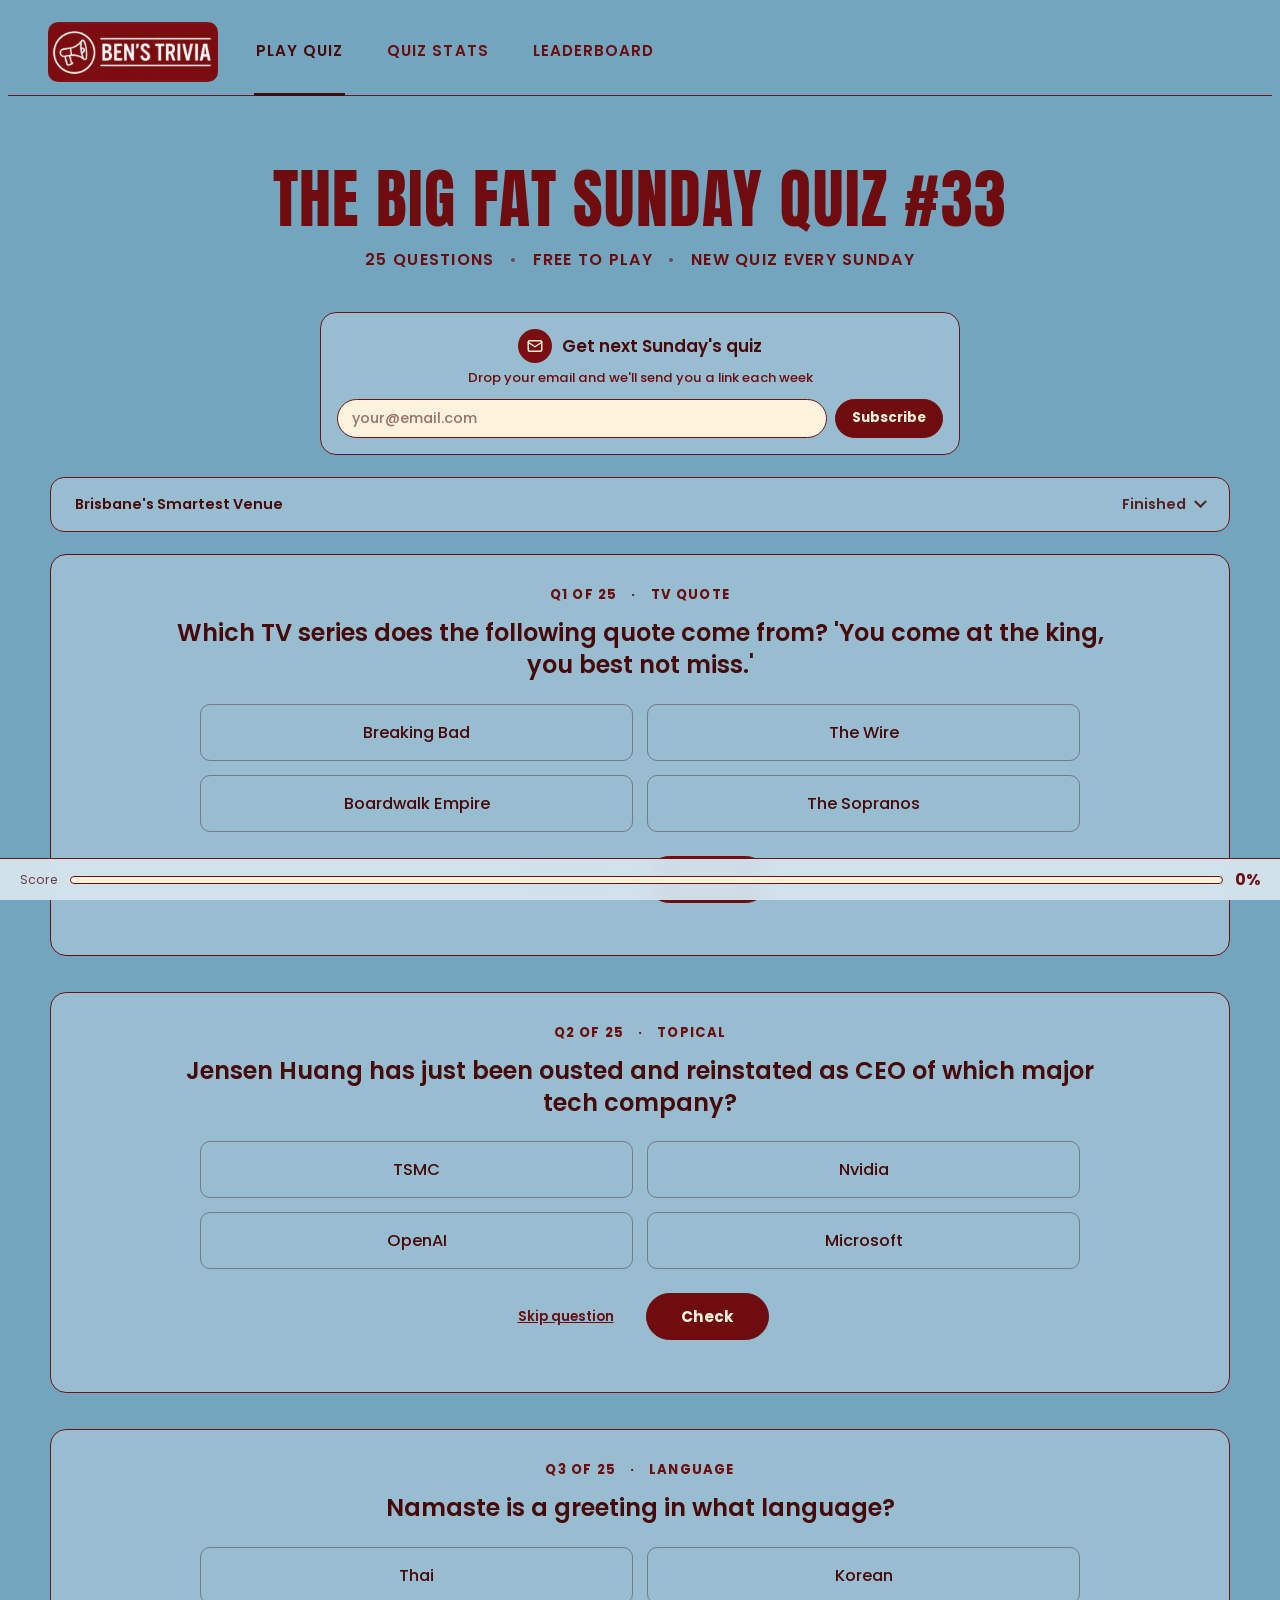
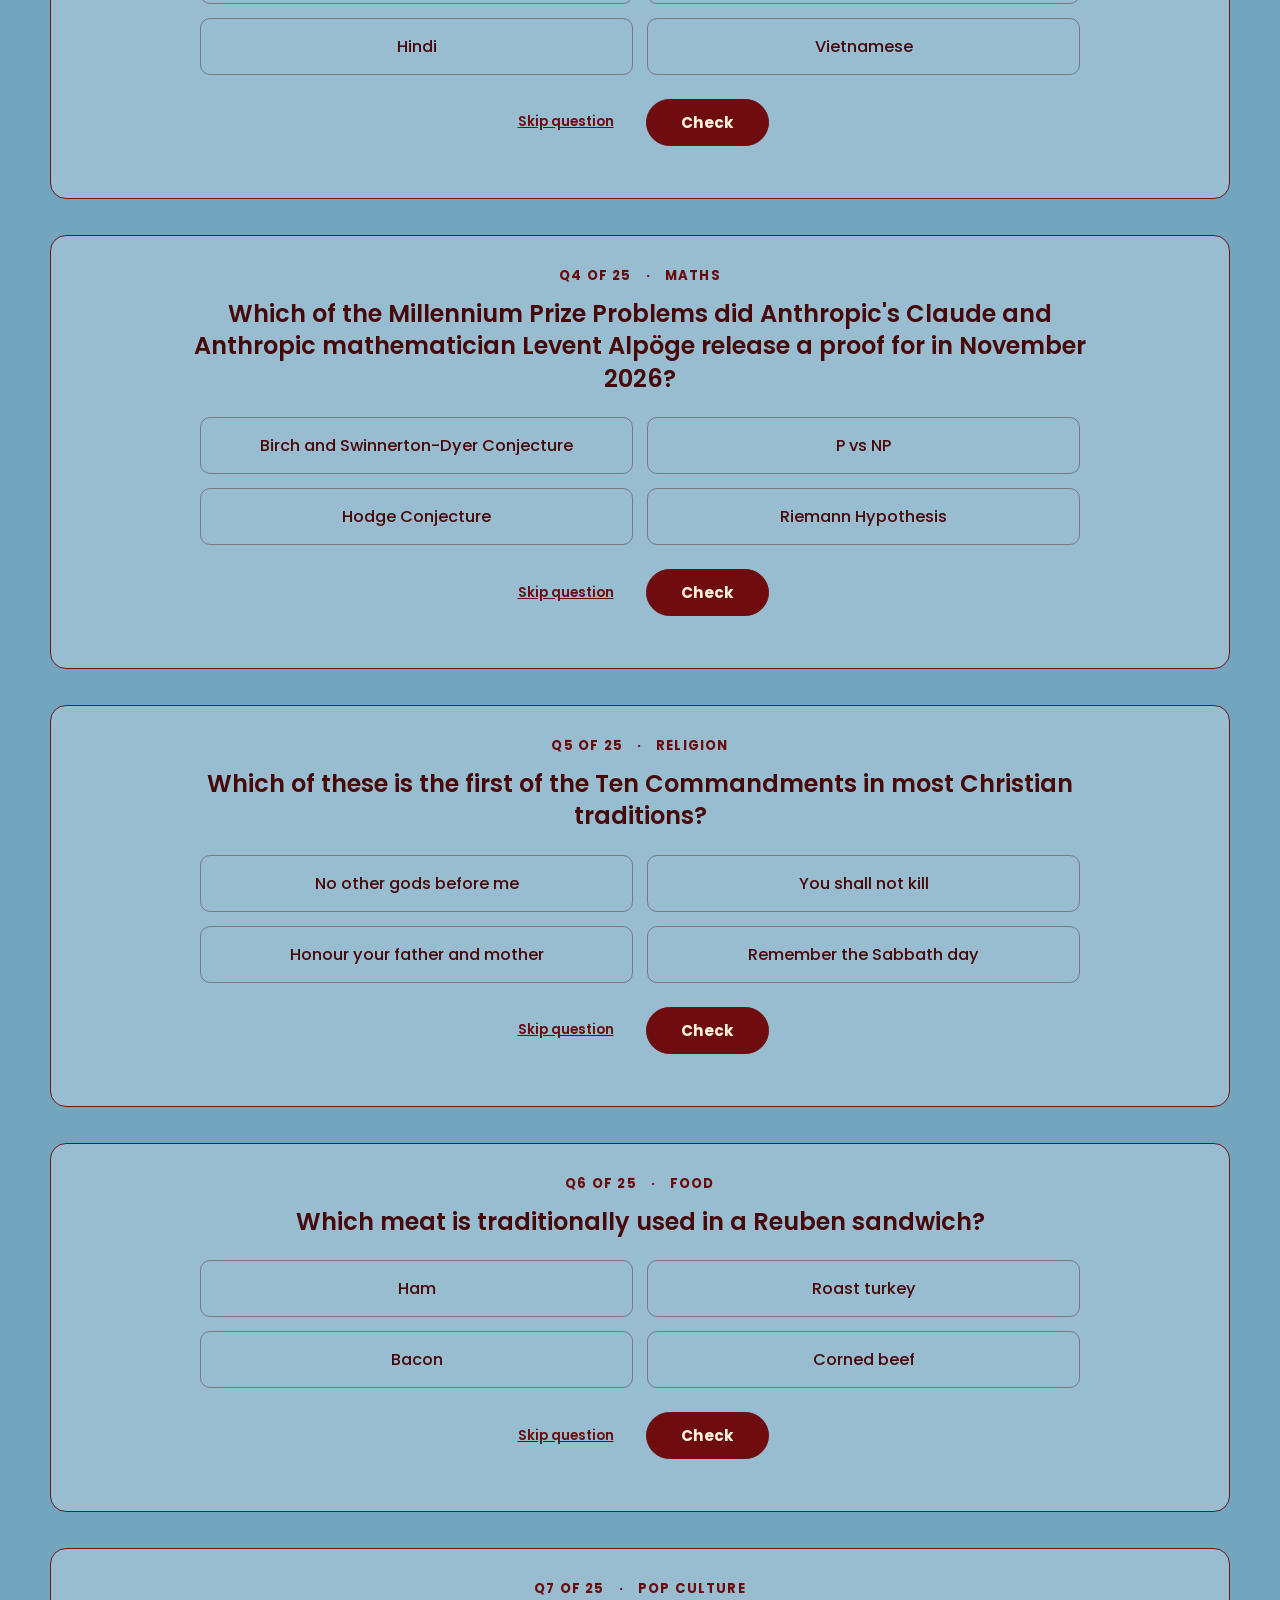
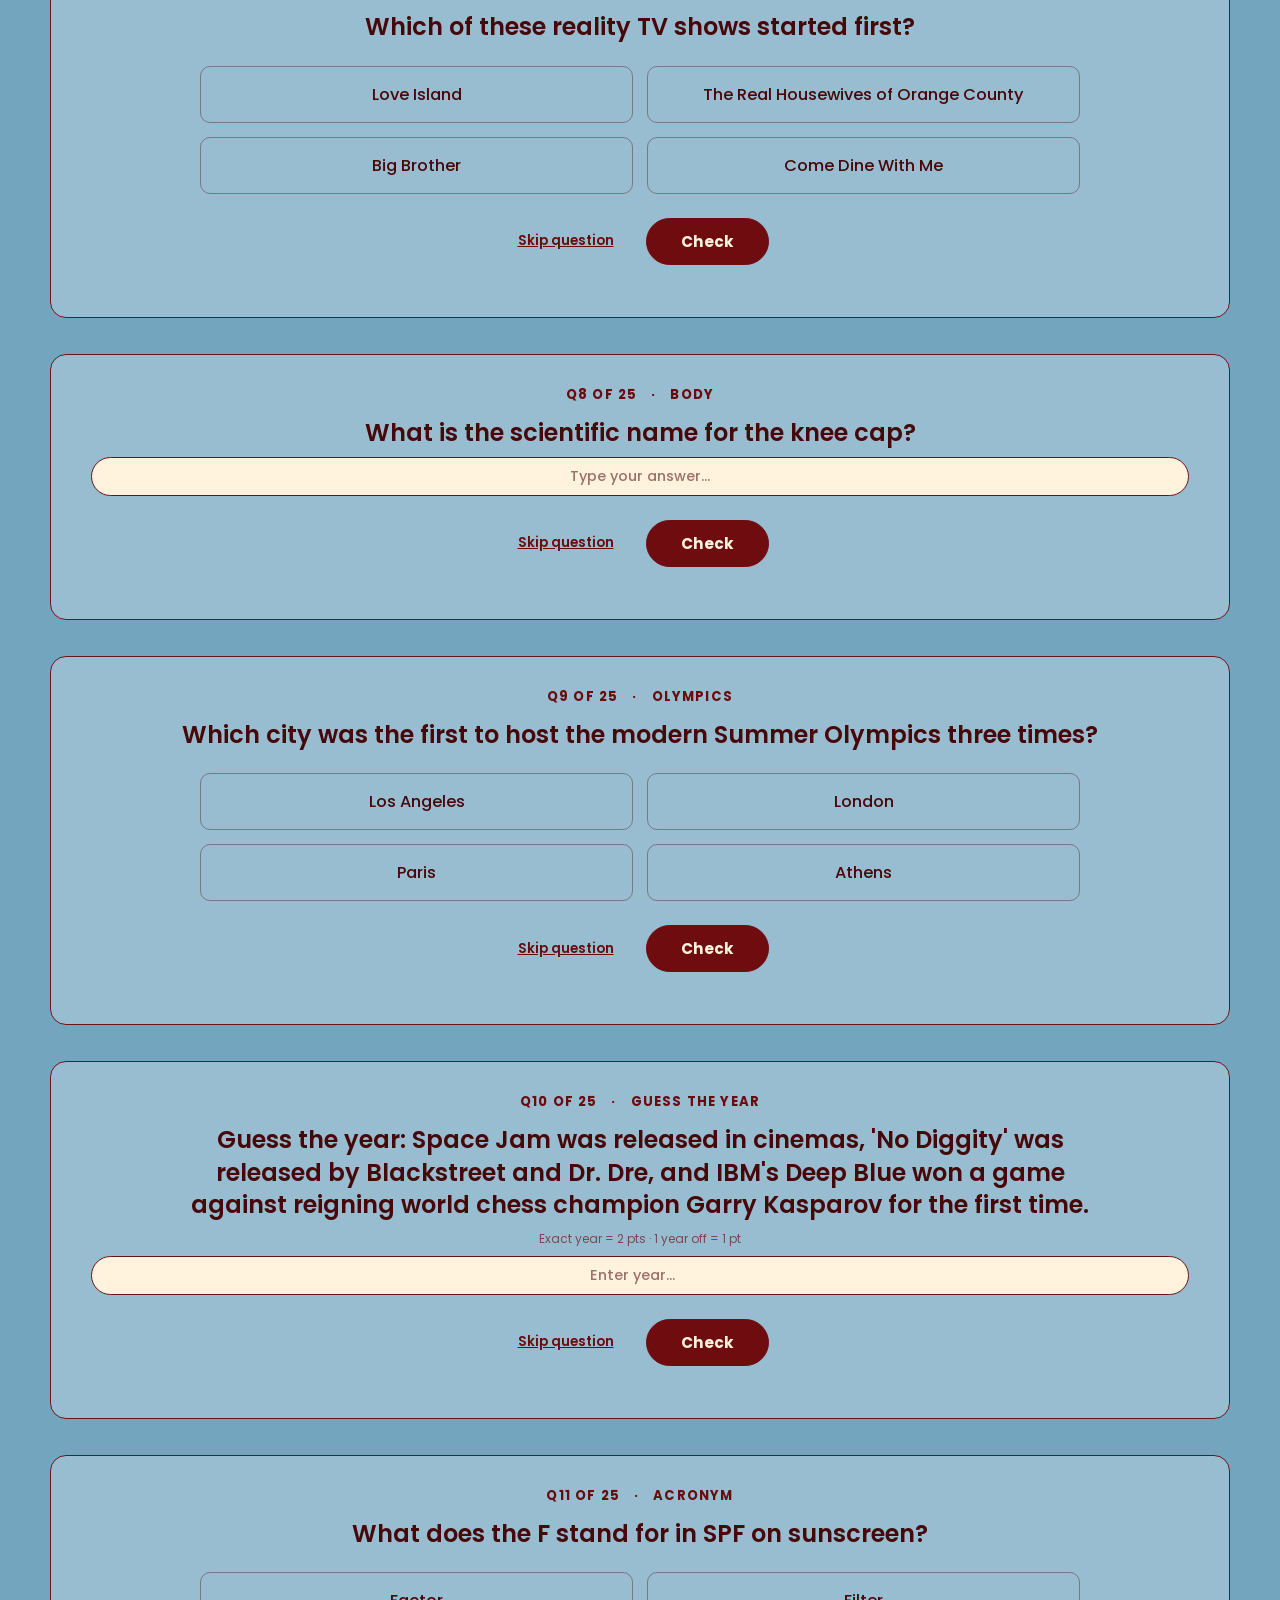
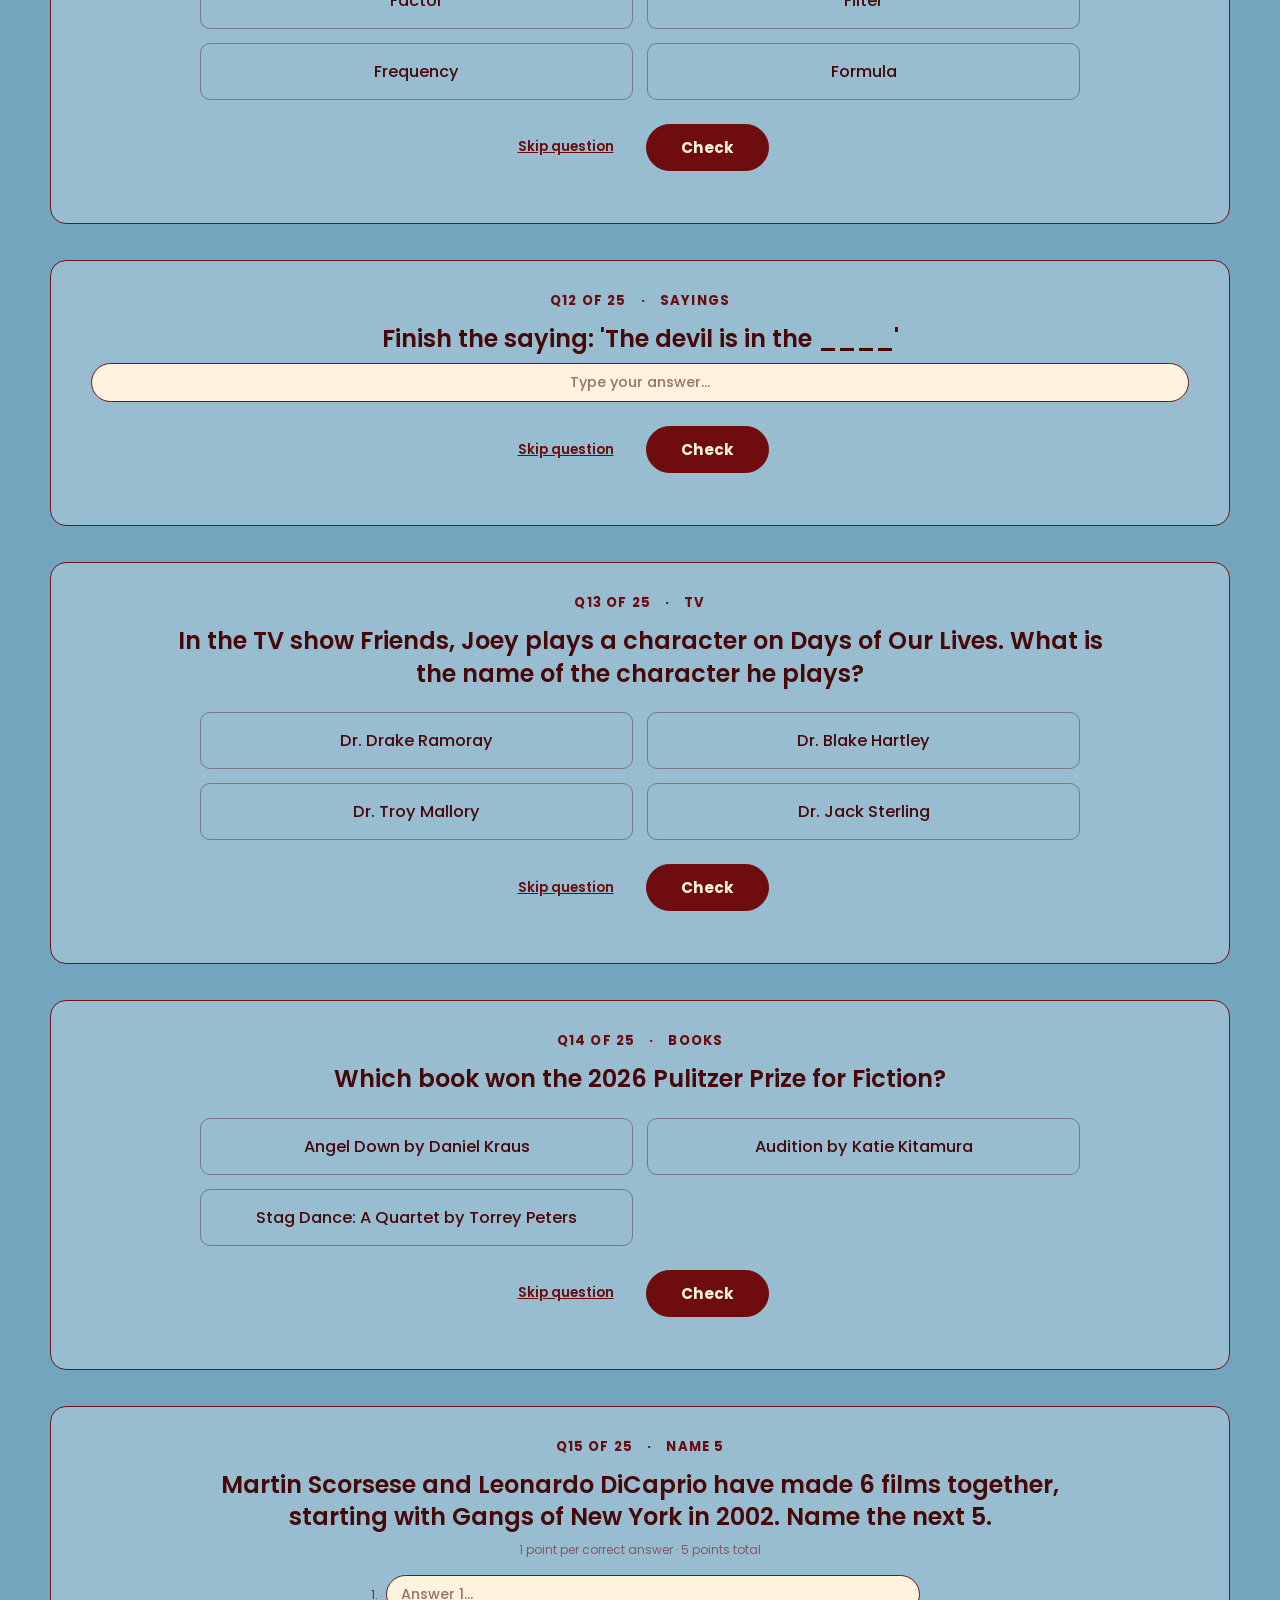
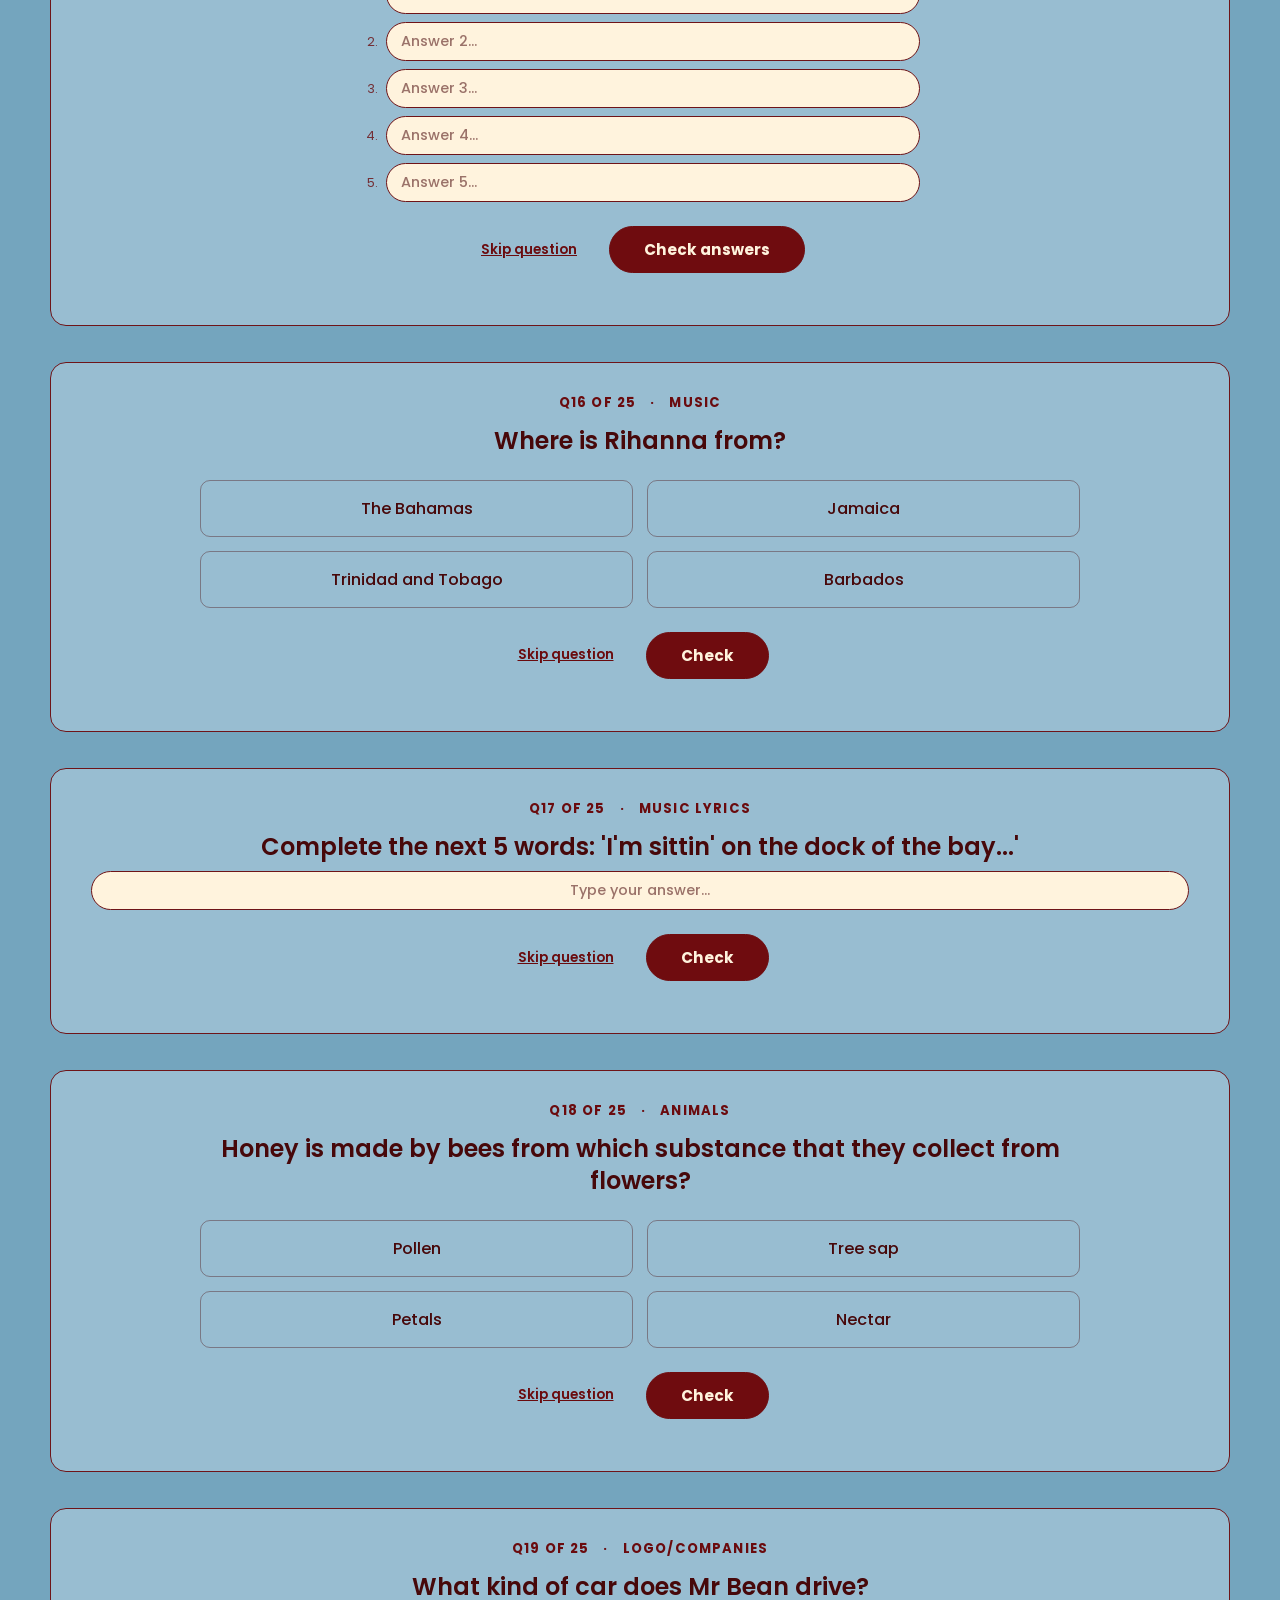
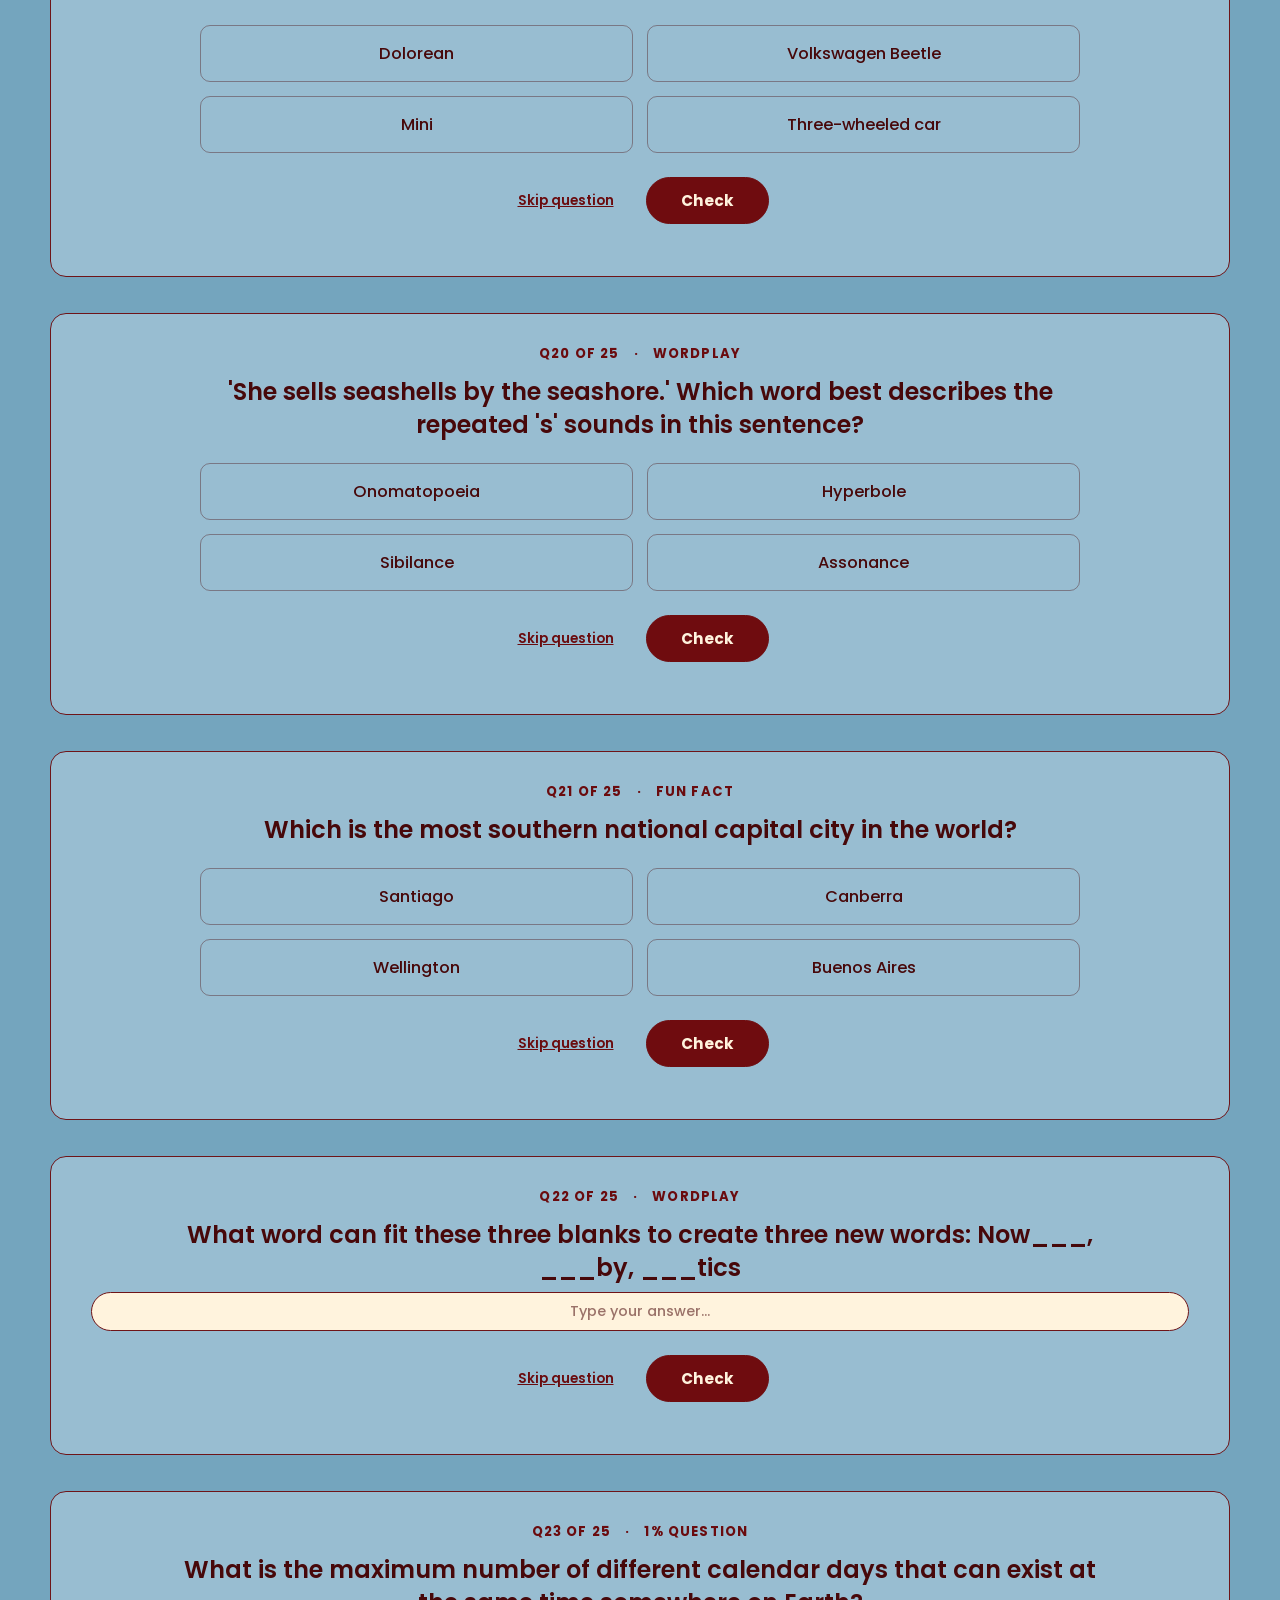
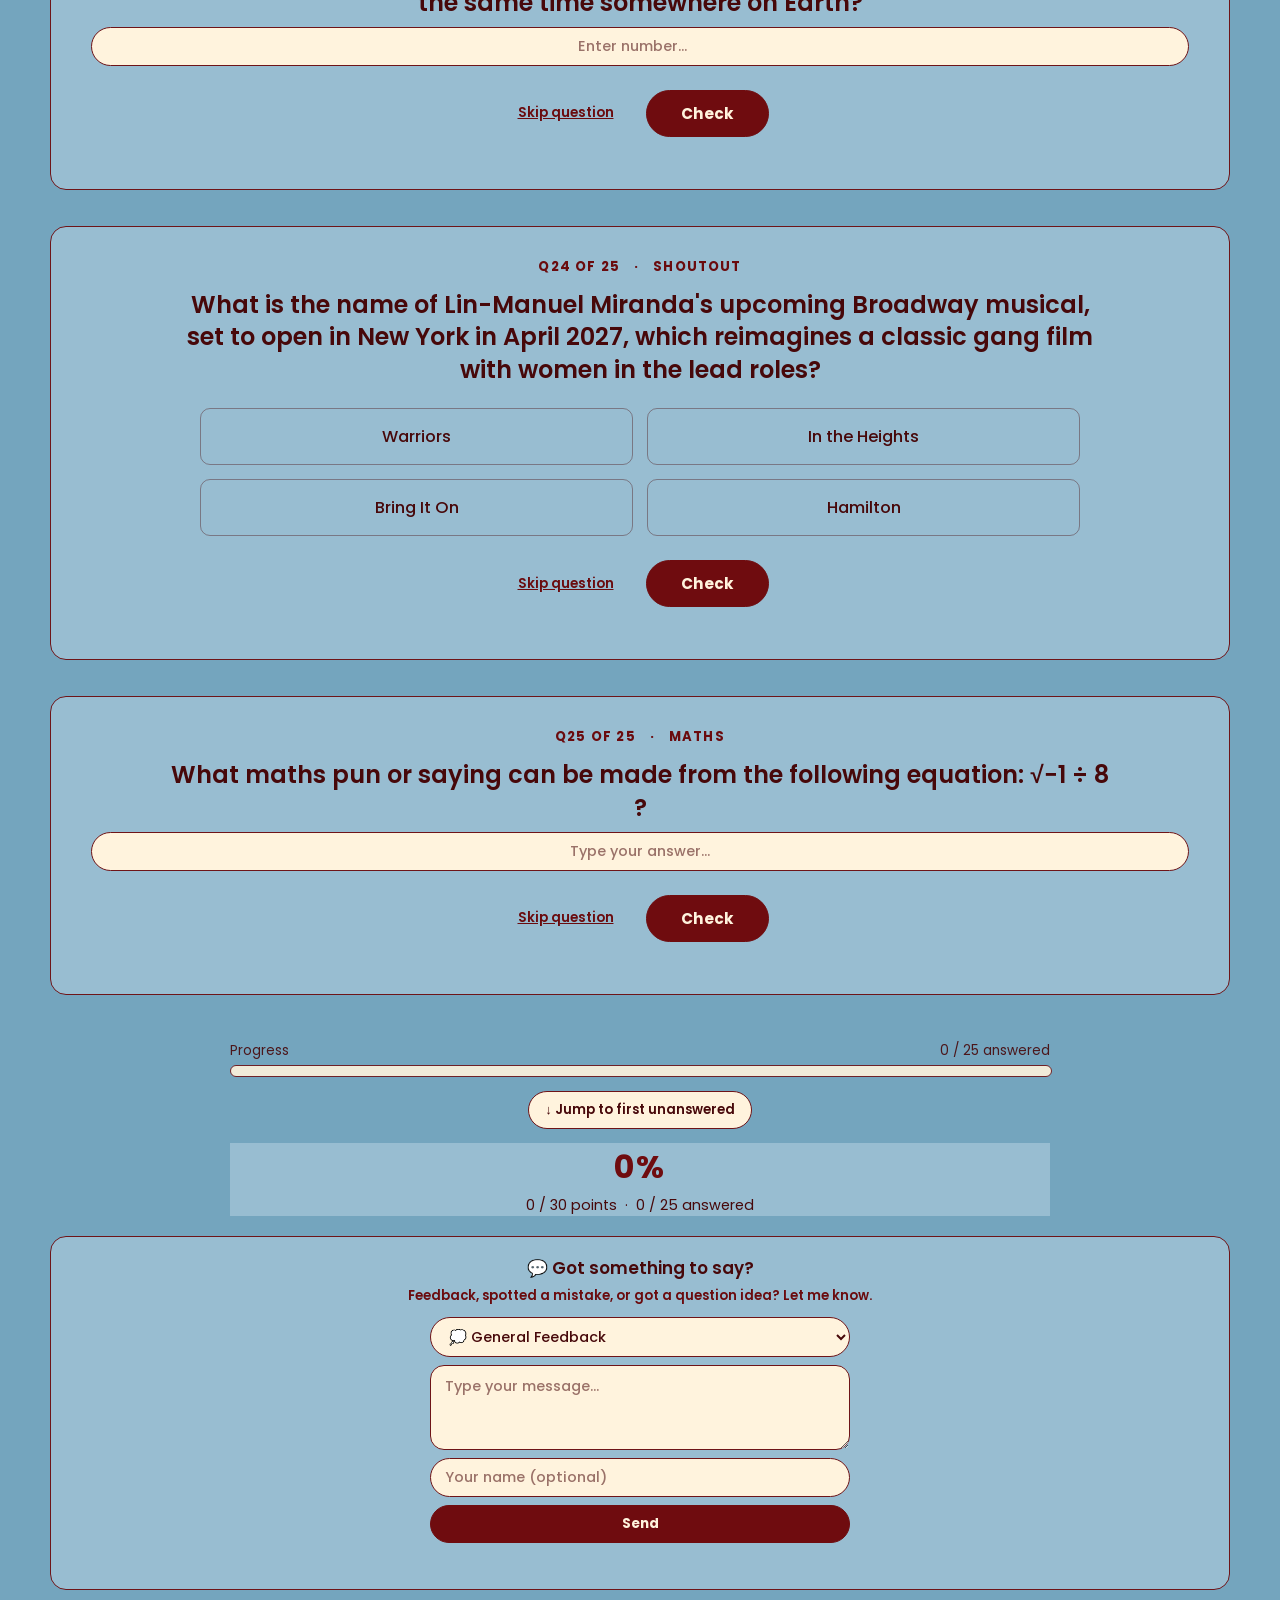
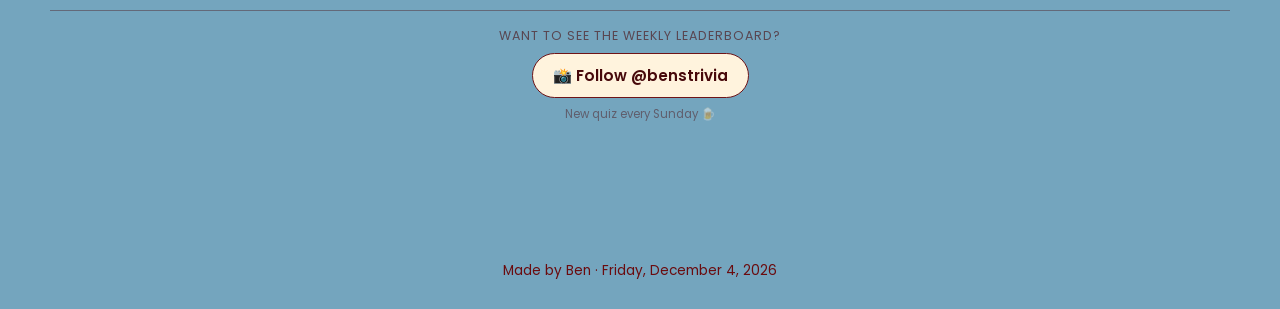
<file: big-fat-sunday-quiz.html>
<!DOCTYPE html>
<html lang="en">
<head>
  <meta charset="utf-8" />
  <link rel="canonical" href="https://benstrivia.com/" />
  <meta name="robots" content="noindex" />
  <title>Redirecting… — Ben's Trivia</title>
  <script>
    // Preserve any query string (e.g. ?venue=xyz from venue QR codes)
    // so venue-specific scans still get tracked correctly.
    location.replace("/" + location.search);
  </script>
  <noscript><meta http-equiv="refresh" content="0; url=/" /></noscript>
  <style>
    body { font-family: system-ui, sans-serif; background:#020713; color:#e9f4ff; display:flex; align-items:center; justify-content:center; height:100vh; margin:0; text-align:center; }
    a { color:#96d0ff; }
  </style>
</head>
<body>
  <p>Taking you to the quiz… if nothing happens, <a href="/" id="fallback-link">click here</a>.</p>
  <script>document.getElementById("fallback-link").href = "/" + location.search;</script>
</body>
</html>
</file>
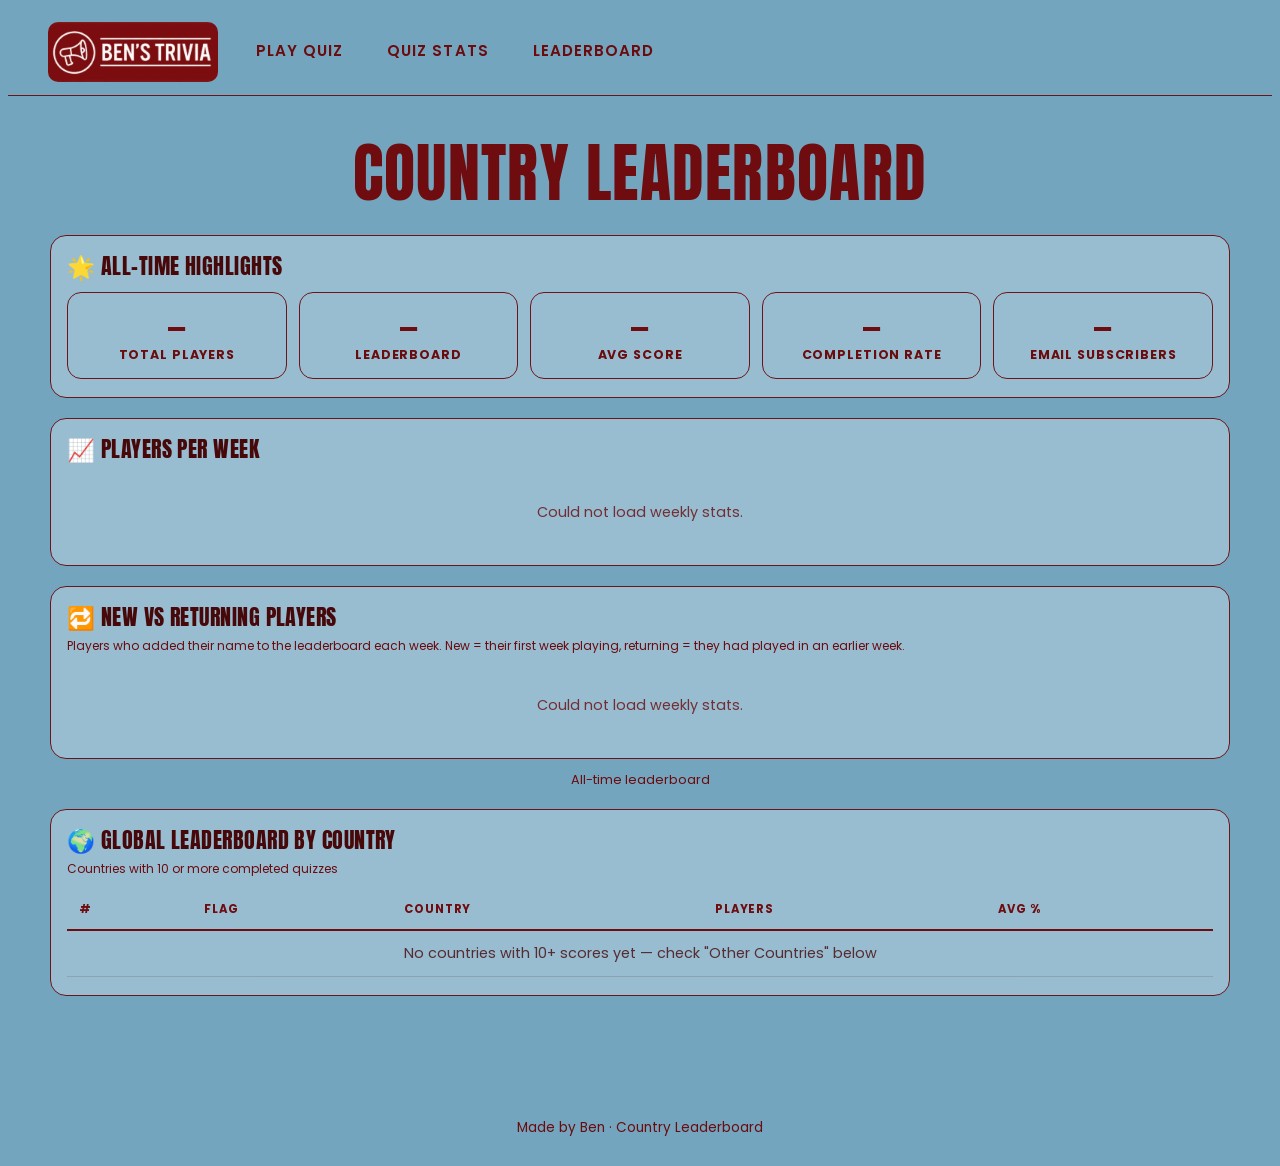
<file: countries.html>
<!DOCTYPE html>
<html lang="en">
<head>
  <!-- Google tag (gtag.js) -->
  <script async src="https://www.googletagmanager.com/gtag/js?id=G-0WY3H0WSHS"></script>
  <script>
    window.dataLayer = window.dataLayer || [];
    function gtag(){dataLayer.push(arguments);}
    gtag('js', new Date());

    gtag('config', 'G-0WY3H0WSHS');
  </script>
  <meta charset="utf-8" />
  <meta name="viewport" content="width=device-width, initial-scale=1" />
  <title>Country Leaderboard · Ben's Trivia</title>
  <meta name="robots" content="noindex, nofollow" />
  <link rel="stylesheet" href="style.css" />
  <link rel="icon" href="favicon.ico" sizes="any">
  <link rel="icon" type="image/png" sizes="32x32" href="images/favicon-32.png">
  <link rel="apple-touch-icon" href="images/apple-touch-icon.png">
  <style>
    .global-header {
      position: fixed; top: 0; left: 0; right: 0; z-index: 120;
      padding: 10px 14px 12px;
      background: linear-gradient(90deg, #020713ee, #041831ee);
      backdrop-filter: blur(10px);
      border-bottom: 1px solid rgba(150, 208, 255, 0.3);
    }
    .header-row-top { display: flex; align-items: center; justify-content: space-between; position: relative; }
    .header-logo { height: 52px; width: auto; filter: drop-shadow(0 0 8px var(--neon)) drop-shadow(0 0 18px var(--neon-soft)); }
    .header-row-bottom { margin-top: 6px; text-align: center; }
    .page-title { margin: 0; font-size: 1.1rem; letter-spacing: 0.06em; text-transform: uppercase; color: var(--text); text-shadow: 0 0 8px var(--neon-soft); }
    .global-header #menu-btn {
      background: rgba(0,0,0,.25); border: 1.5px solid var(--neon); color: var(--neon);
      font-size: 1.3rem; padding: 6px 12px; border-radius: 12px; cursor: pointer;
      box-shadow: 0 0 10px var(--neon-soft); transition: .18s;
    }
    .global-header #menu-btn:hover { background: var(--neon); color: #001; }
    .menu-dropdown {
      position: absolute; top: 60px; left: 8px; background: var(--bg2);
      border: 1px solid var(--neon); border-radius: 12px; padding: 6px;
      box-shadow: 0 0 18px var(--neon-soft); min-width: 210px;
      display: none; flex-direction: column; z-index: 200;
    }
    .menu-dropdown a { display: block; padding: 10px 12px; color: var(--text); text-decoration: none; border-radius: 10px; font-size: 0.95rem; white-space: nowrap; }
    .menu-dropdown a:hover { background: var(--neon); color: #001; }

    body { padding-top: 130px; }
    main { display: grid; grid-template-columns: minmax(0, 1fr); place-items: center; padding: 24px 16px 48px; }
    .stats-shell { width: min(960px, 100%); min-width: 0; display: flex; flex-direction: column; gap: 20px; }

    .card { background: var(--bg2); border: 1px solid rgba(150,208,255,0.2); border-radius: 16px; padding: 18px 16px; min-width: 0; }
    .section-heading {
      font-size: 0.85rem; font-weight: 600; letter-spacing: 0.06em;
      text-transform: uppercase; color: var(--neon-soft); opacity: 0.8;
      margin: 0 0 10px;
    }
    .loading-msg { text-align: center; opacity: 0.5; padding: 24px; font-size: 0.9rem; }

    .lb-table { width: 100%; border-collapse: collapse; font-size: 0.85rem; }
    .lb-table th { text-align: left; padding: 6px 10px; color: var(--neon-soft); opacity: 0.7; font-weight: 500; border-bottom: 1px solid rgba(150,208,255,0.15); font-size: 0.75rem; text-transform: uppercase; letter-spacing: 0.05em; }
    .lb-table td { padding: 9px 10px; border-bottom: 1px solid rgba(150,208,255,0.07); }
    .lb-table tr:nth-child(1) td { color: #ffd700; }
    .lb-table tr:nth-child(2) td { color: #c0d8e8; }
    .lb-table tr:nth-child(3) td { color: #e8b87a; }

    .section-subheading { font-size: 0.75rem; opacity: 0.65; margin: -6px 0 12px; }

    .summary-grid { display: grid; grid-template-columns: repeat(auto-fit, minmax(140px, 1fr)); gap: 12px; }
    .stat-card {
      background: radial-gradient(circle at top left, #12335a 0, #020a16 70%);
      border: 1px solid rgba(150,208,255,0.3); border-radius: 14px;
      padding: 14px 16px; text-align: center;
    }
    .stat-card .stat-value { font-size: 1.8rem; font-weight: 700; color: var(--neon-soft); text-shadow: 0 0 8px var(--neon-soft); }
    .stat-card .stat-label { font-size: 0.75rem; opacity: 0.65; text-transform: uppercase; letter-spacing: 0.05em; margin-top: 4px; }
    .stat-card.stat-new .stat-value { color: #7cc4ff; }
    .stat-card.stat-returning .stat-value { color: #9be26b; text-shadow: 0 0 8px rgba(155,226,107,0.55); }

    /* Charts: fixed y-axis on the left, the plot scrolls sideways on small screens */
    .week-chart { padding-top: 4px; }
    .chart-wrap { display: flex; align-items: flex-start; }
    .chart-wrap .chart-axis { flex: none; display: block; }
    .chart-scroll { flex: 1 1 auto; min-width: 0; overflow-x: auto; overflow-y: hidden; -webkit-overflow-scrolling: touch; }
    .chart-scroll svg { display: block; }
    .chart-hint { text-align: right; font-size: 0.68rem; opacity: 0.45; margin-top: 4px; }
    .chart-note { font-size: 0.72rem; line-height: 1.4; color: #bfe3ff; opacity: 0.8; margin-top: 8px; padding: 6px 10px; border-left: 3px solid #ffb347; background: rgba(255,179,71,0.08); border-radius: 0 6px 6px 0; }
    .chart-note b { color: #ffcf8a; }
    .chart-legend { display: flex; gap: 18px; justify-content: center; margin-top: 10px; font-size: 0.8rem; color: #bfe3ff; }
    .chart-legend span { display: inline-flex; align-items: center; gap: 6px; }
    .chart-legend i { width: 10px; height: 10px; border-radius: 50%; display: inline-block; }

    .month-label { text-align: center; font-size: 0.8rem; opacity: 0.6; margin-top: -8px; }
    .global-footer { text-align: center; padding: 12px 8px 20px; font-size: 0.85rem; color: var(--neon-soft); opacity: 0.9; }
  </style>
  <link rel="stylesheet" href="theme.css?v=53" />
</head>
<body>
  <header class="global-header">
    <div class="header-row-top">
      <button id="menu-btn" aria-label="Open menu">☰</button>
      <picture>
        <source srcset="images/logo.webp" type="image/webp">
        <img src="images/logo.png" class="header-logo" alt="Ben's Trivia Logo" width="147" height="52" fetchpriority="high" style="position:absolute;top:50%;left:50%;transform:translate(-50%,-50%);">
      </picture>
      <div style="width:52px;"></div>
    </div>
    <nav class="menu-dropdown" id="menu-dropdown">
      <a href="/">Play Quiz</a>
      <a href="stats.html">Quiz Stats</a>
      <a href="stats.html#leaderboard">Leaderboard</a>
      <a href="venues.html" id="venue-stats-link" style="display:none;">Venues</a>
      <a href="countries.html" id="country-stats-link" class="active" style="display:none;">Countries</a>
      <a href="instagram.html" id="instagram-link" style="display:none;">Instagram</a>
      <a href="?nodev" id="exit-dev-link" class="exit-dev" style="display:none;">Exit dev</a>
    </nav>
  </header>
  <div class="header-row-bottom">
    <h1 class="page-title">Country Leaderboard</h1>
  </div>

  <main>
    <div class="stats-shell">

      <div class="card">
        <h2 class="section-heading">🌟 All-Time Highlights</h2>
        <div class="summary-grid">
          <div class="stat-card"><div class="stat-value" id="stat-total-played">—</div><div class="stat-label">Total Players</div></div>
          <div class="stat-card"><div class="stat-value" id="stat-total-leaderboard">—</div><div class="stat-label">Leaderboard</div></div>
          <div class="stat-card"><div class="stat-value" id="stat-avg-score">—</div><div class="stat-label">Avg Score</div></div>
          <div class="stat-card"><div class="stat-value" id="stat-completion-rate">—</div><div class="stat-label">Completion Rate</div></div>
          <div class="stat-card"><div class="stat-value" id="stat-subscribers">—</div><div class="stat-label">Email Subscribers</div></div>
        </div>
      </div>

      <div class="card">
        <h2 class="section-heading">📈 Players Per Week</h2>
        <div class="week-chart" id="week-chart">
          <div class="loading-msg">Loading…</div>
        </div>
      </div>

      <div class="card">
        <h2 class="section-heading">🔁 New vs Returning Players</h2>
        <div class="section-subheading">Players who added their name to the leaderboard each week. New = their first week playing, returning = they had played in an earlier week.</div>
        <div class="week-chart" id="nr-chart">
          <div class="loading-msg">Loading…</div>
        </div>
      </div>

      <div class="month-label" id="month-label">All-time leaderboard</div>

      <div class="card">
        <h2 class="section-heading">🌍 Global Leaderboard by Country</h2>
        <div class="section-subheading">Countries with 10 or more completed quizzes</div>
        <table class="lb-table">
          <thead>
            <tr><th>#</th><th>Flag</th><th>Country</th><th>Players</th><th>Avg %</th></tr>
          </thead>
          <tbody id="country-lb-body">
            <tr><td colspan="5" class="loading-msg">Loading…</td></tr>
          </tbody>
        </table>
      </div>

      <div class="card" id="other-countries-card" style="display:none;">
        <h2 class="section-heading">Other Countries</h2>
        <div class="section-subheading">Fewer than 10 completed quizzes so far</div>
        <table class="lb-table">
          <thead>
            <tr><th>#</th><th>Flag</th><th>Country</th><th>Players</th><th>Avg %</th></tr>
          </thead>
          <tbody id="other-country-body">
            <tr><td colspan="5" class="loading-msg">Loading…</td></tr>
          </tbody>
        </table>
      </div>

    </div>
  </main>

  <footer class="global-footer">Made by Ben · Country Leaderboard</footer>

<script>
const SUPA_URL = "https://cxgndxmvyerwejwyitrf.supabase.co";
const SUPA_KEY = "sb_publishable_LMgLiRKeCPREBMa9r-pEOQ_et-2xo0L";

const DEV_MODE_KEY = "bens-trivia-dev-mode";
if (location.search.includes("nodev")) {
  sessionStorage.removeItem(DEV_MODE_KEY);
} else {
  if (location.search.includes("dev")) sessionStorage.setItem(DEV_MODE_KEY, "1");
  if (sessionStorage.getItem(DEV_MODE_KEY) === "1") {
    document.getElementById("venue-stats-link").style.display = "block";
    document.getElementById("country-stats-link").style.display = "block";
    document.getElementById("instagram-link").style.display = "block";
  (function(){ var x=document.getElementById("exit-dev-link"); if(!x) return;
    x.style.display="block";
    x.addEventListener("click",function(e){ e.preventDefault(); try{ sessionStorage.removeItem("bens-trivia-dev-mode"); }catch(_){} location.replace(location.pathname); });
  })();
  }
}

const menuBtn = document.getElementById("menu-btn");
const menuDropdown = document.getElementById("menu-dropdown");
menuBtn.addEventListener("click", () => {
  menuDropdown.style.display = menuDropdown.style.display === "flex" ? "none" : "flex";
});
document.addEventListener("click", e => {
  if (!menuDropdown.contains(e.target) && !menuBtn.contains(e.target))
    menuDropdown.style.display = "none";
});

function countryFlag(code) {
  if (!code || code.length !== 2) return "";
  return String.fromCodePoint(...[...code.toUpperCase()].map(c => 0x1F1E6 + c.charCodeAt(0) - 65)) + " ";
}
function countryName(code) {
  if (!code || code.length !== 2) return "Unknown";
  try {
    const dn = new Intl.DisplayNames(["en"], { type: "region" });
    return dn.of(code.toUpperCase()) || code.toUpperCase();
  } catch {
    return code.toUpperCase();
  }
}
function escapeHtml(str) {
  return String(str).replace(/&/g,"&amp;").replace(/</g,"&lt;").replace(/>/g,"&gt;");
}

const MIN_SCORES_FOR_LEADERBOARD = 10;

(async function init() {
  const [countries, highlights] = await Promise.all([
    fetchCountryLeaderboard(),
    fetchHighlights()
  ]);
  const qualified = countries.filter(c => c.player_count >= MIN_SCORES_FOR_LEADERBOARD);
  const minor = countries.filter(c => c.player_count < MIN_SCORES_FOR_LEADERBOARD);
  renderCountryLeaderboard(qualified);
  populateOtherCountries(minor);
  renderHighlights(highlights);
})();

// Email subscribers: read from the count-only view mailing_list_count (one row, one "count" column).
// The page never reads mailing_list itself, so no email addresses can reach the browser.
// Shows "—" if the view isn't there yet.
async function fetchSubscriberCount() {
  try {
    const res = await fetch(`${SUPA_URL}/rest/v1/mailing_list_count?select=count`, {
      headers: { "apikey": SUPA_KEY, "Authorization": `Bearer ${SUPA_KEY}` }
    });
    if (!res.ok) return null;
    const rows = await res.json();
    return rows[0] && rows[0].count !== undefined ? Number(rows[0].count) : null;
  } catch { return null; }
}

async function fetchAllRows(table, query) {
  const pageSize = 1000;
  let allRows = [];
  let from = 0;
  while (true) {
    const url = `${SUPA_URL}/rest/v1/${table}?${query}`;
    const res = await fetch(url, {
      headers: {
        "apikey": SUPA_KEY,
        "Authorization": `Bearer ${SUPA_KEY}`,
        "Range": `${from}-${from + pageSize - 1}`
      }
    });
    const rows = await res.json();
    if (!Array.isArray(rows) || !rows.length) break;
    allRows = allRows.concat(rows);
    if (rows.length < pageSize) break;
    from += pageSize;
  }
  return allRows;
}

// Leaderboard rows, with device_id when that column exists (falls back to names only if it doesn't)
async function fetchLeaderboardRows() {
  const base = "quiz_title,percent,player_name,submitted_at";
  const rows = await fetchAllRows("leaderboard", `select=${base},device_id&order=submitted_at.asc`);
  if (rows.length) return { rows, linked: rows.some(r => r.device_id) };
  return { rows: await fetchAllRows("leaderboard", `select=${base}&order=submitted_at.asc`), linked: false };
}

function quizNumber(title) {
  const m = String(title || "").match(/#(\d+)/);
  return m ? parseInt(m[1], 10) : null;
}

// Total completions per week come from question_stats_summary: the last
// question of each week's quiz has a total_count that reflects everyone
// who reached the end, whether or not they went on to add their name to
// the leaderboard (same logic stats.html uses for its "Players" stat).
// The first question's total_count is used as the "started" count, so
// completions ÷ starts gives a completion rate per week and overall.
//
// New vs returning players: a player is "new" in the first week they appear and
// "returning" in any later week. Players are matched by device where we have it
// (venue_scores + leaderboard.device_id) and by name for earlier weeks.
async function fetchHighlights() {
  try {
    const [quizData, lb, statsRows, venueRows] = await Promise.all([
      fetch("weekly_quizzes.json").then(r => r.json()),
      fetchLeaderboardRows(),
      fetchAllRows("question_stats_summary", "select=quiz_title,question_id,total_count"),
      fetchAllRows("venue_scores", "select=quiz_title,device_id&order=created_at.asc").catch(() => [])
    ]);
    const leaderboardRows = lb.rows;

    const weeks = (quizData.weekly_quizzes || []).filter(q => q.questions && q.questions.length > 0);

    const countForQuestion = (quizTitle, questionId) => {
      const rows = statsRows.filter(r => r.quiz_title === quizTitle && r.question_id === questionId);
      return rows.length ? Math.max(...rows.map(r => r.total_count)) : 0;
    };

    const weekStats = weeks.map(q => {
      const firstId = q.questions[0].id;
      const lastId = q.questions[q.questions.length - 1].id;
      const starts = countForQuestion(q.title, firstId);
      const completions = countForQuestion(q.title, lastId);
      return { title: q.title, num: quizNumber(q.title), starts, completions, newPlayers: 0, returningPlayers: 0 };
    });

    // Who played each quiz, as a set of player keys.
    //  - Weeks before device tracking existed: the leaderboard name (case-insensitive).
    //  - Weeks with device tracking: the device. Anyone who also put a name on the
    //    leaderboard from that device keeps their name key, so their history carries over,
    //    and players who never typed a name (venue_scores only) are still counted.
    // Needs leaderboard.device_id to join the two; without it we stay on names only.
    const nameKey = r => String(r.player_name || "").trim().toLowerCase();
    const deviceName = {};
    if (lb.linked) leaderboardRows.forEach(r => { if (r.device_id && nameKey(r)) deviceName[r.device_id] = nameKey(r); });
    const keyForDevice = id => deviceName[id] ? "n:" + deviceName[id] : "d:" + id;

    const venueNums = venueRows.map(r => quizNumber(r.quiz_title)).filter(n => n !== null && venueRows.length);
    const firstDeviceNum = lb.linked && venueNums.length ? Math.min(...venueNums) : Infinity;

    const keysByNum = {};
    const addKey = (num, key) => { (keysByNum[num] = keysByNum[num] || new Set()).add(key); };
    leaderboardRows.forEach(r => {
      const num = quizNumber(r.quiz_title);
      if (num === null) return;
      if (num >= firstDeviceNum && r.device_id) { addKey(num, keyForDevice(r.device_id)); return; }
      if (nameKey(r)) addKey(num, "n:" + nameKey(r));
    });
    venueRows.forEach(r => {
      const num = quizNumber(r.quiz_title);
      if (num === null || num < firstDeviceNum || !r.device_id) return;
      addKey(num, keyForDevice(r.device_id));
    });

    weekStats.forEach(w => { w.device = w.num !== null && w.num >= firstDeviceNum; });
    const seen = new Set();
    const weeksPlayed = {};
    let totalNewPlayers = 0;
    Object.keys(keysByNum).map(Number).sort((a, b) => a - b).forEach(num => {
      let fresh = 0, back = 0;
      keysByNum[num].forEach(k => {
        weeksPlayed[k] = (weeksPlayed[k] || 0) + 1;
        if (seen.has(k)) back++; else fresh++;
      });
      keysByNum[num].forEach(k => seen.add(k));
      totalNewPlayers += fresh;
      weekStats.filter(w => w.num === num).forEach(w => { w.newPlayers = fresh; w.returningPlayers = back; });
    });
    const totalReturningPlayers = Object.values(weeksPlayed).filter(n => n >= 2).length;

    const totalPlayed = weekStats.reduce((sum, w) => sum + w.completions, 0);
    const totalStarted = weekStats.reduce((sum, w) => sum + w.starts, 0);
    const completionRate = totalStarted ? Math.round((totalPlayed / totalStarted) * 100) : null;
    const totalLeaderboard = leaderboardRows.length;
    const avgScore = totalLeaderboard
      ? Math.round(leaderboardRows.reduce((s, r) => s + r.percent, 0) / totalLeaderboard)
      : 0;

    return { weekStats, totalPlayed, totalStarted, completionRate, totalLeaderboard, avgScore, totalNewPlayers, totalReturningPlayers };
  } catch (err) {
    return null;
  }
}

function renderHighlights(data) {
  if (!data) {
    ["stat-total-played","stat-total-leaderboard","stat-avg-score","stat-completion-rate"]
      .forEach(id => { document.getElementById(id).textContent = "—"; });
    document.getElementById("week-chart").innerHTML = '<div class="loading-msg">Could not load weekly stats.</div>';
    document.getElementById("nr-chart").innerHTML = '<div class="loading-msg">Could not load weekly stats.</div>';
    return;
  }
  document.getElementById("stat-total-played").textContent = data.totalPlayed;
  document.getElementById("stat-total-leaderboard").textContent = data.totalLeaderboard;
  document.getElementById("stat-avg-score").textContent = data.totalLeaderboard ? data.avgScore + "%" : "—";
  document.getElementById("stat-completion-rate").textContent = data.completionRate === null ? "—" : data.completionRate + "%";
  renderWeekChart(data.weekStats);
  renderNewReturningChart(data.weekStats);
}
fetchSubscriberCount().then(n => {
  document.getElementById("stat-subscribers").textContent = n === null ? "—" : n.toLocaleString("en-AU");
});

function weekLabel(w, i) {
  return w.num !== null && w.num !== undefined ? "#" + w.num : "Wk " + (i + 1);
}

// Shared scrolling line chart. The y-axis labels sit in their own fixed column
// on the left; the plot beside it scrolls sideways and starts scrolled to the
// latest week.
//   opts: { labels, series:[{name,color,values,dotStroke}], yMax, ticks, tickStyle:"gold"|"grid",
//           valueRow:boolean, unit:string }
function drawScrollChart(el, opts) {
  const n = opts.labels.length;
  const axisW = 34, padL = 18, padR = 34, gap = 60;
  const top = 18, plotH = 120, bottom = top + plotH;
  const containerWidth = Math.max(220, el.clientWidth || 300);
  const minPlotWidth = containerWidth - axisW;
  const idealWidth = padL + padR + (n - 1) * gap;
  const W = Math.max(idealWidth, minPlotWidth);
  const xFor = i => n === 1 ? W / 2 : padL + (i * (W - padL - padR)) / (n - 1);
  const yFor = v => bottom - (v / opts.yMax) * plotH;
  const valueRowY = bottom + 20;
  const labelY = bottom + (opts.valueRow ? 36 : 20);
  const H = labelY + 10;

  // Optional divider where the way players are identified changes (opts.split = index of first new-method week)
  let splitSvg = "";
  if (opts.split !== undefined && opts.split >= 0) {
    const sx = opts.split > 0 ? (xFor(opts.split - 1) + xFor(opts.split)) / 2 : 0;
    splitSvg += `<rect x="${sx.toFixed(1)}" y="0" width="${(W - sx).toFixed(1)}" height="${bottom}" fill="#ffb347" opacity="0.07" />`;
    if (opts.split > 0) {
      splitSvg += `<line x1="${sx.toFixed(1)}" y1="2" x2="${sx.toFixed(1)}" y2="${bottom}" stroke="#ffb347" stroke-width="1.5" stroke-dasharray="4,3" opacity="0.9" />`;
      splitSvg += `<text x="${(sx - 6).toFixed(1)}" y="11" text-anchor="end" font-size="9" font-weight="700" letter-spacing="0.6" fill="#7fb3d9" opacity="0.9">NAMES</text>`;
    }
    splitSvg += `<text x="${(sx + 6).toFixed(1)}" y="11" text-anchor="start" font-size="9" font-weight="700" letter-spacing="0.6" fill="#ffb347">DEVICE ID</text>`;
  }

  const gold = opts.tickStyle === "gold";
  const lineStroke = gold ? "#ffd700" : "#7fb3d9";
  const lines = opts.ticks.map(v => {
    const y = yFor(v).toFixed(1);
    return gold
      ? `<line x1="0" y1="${y}" x2="${W}" y2="${y}" stroke="${lineStroke}" stroke-width="1.5" stroke-dasharray="5,4" opacity="0.75" />`
      : `<line x1="0" y1="${y}" x2="${W}" y2="${y}" stroke="${lineStroke}" stroke-width="1" opacity="${v === 0 ? 0.5 : 0.18}" />`;
  }).join("");
  const axisLabels = opts.ticks.map(v => {
    const y = (yFor(v) + 3.5).toFixed(1);
    return `<text x="${axisW - 5}" y="${y}" text-anchor="end" font-size="10" fill="${gold ? "#ffd700" : "#7fb3d9"}" opacity="0.9">${v}</text>`;
  }).join("");

  const seriesSvg = opts.series.map(s => {
    const pts = s.values.map((v, i) => ({ x: xFor(i), y: yFor(v), v, i }));
    const poly = pts.map(p => `${p.x.toFixed(1)},${p.y.toFixed(1)}`).join(" ");
    const dots = pts.map(p => `
      <circle cx="${p.x.toFixed(1)}" cy="${p.y.toFixed(1)}" r="4" fill="${s.color}" stroke="#eaf6ff" stroke-width="1.5">
        <title>${escapeHtml(opts.labels[p.i])}: ${p.v} ${escapeHtml(s.unit || s.name)}${opts.methods ? " (matched by " + opts.methods[p.i] + ")" : ""}</title>
      </circle>`).join("");
    const last = pts[pts.length - 1];
    const endLabel = (!opts.valueRow && last)
      ? `<text x="${last.x.toFixed(1)}" y="${(last.y - 9).toFixed(1)}" text-anchor="middle" font-size="11" font-weight="700" fill="${s.color}">${last.v}</text>`
      : "";
    return `<polyline points="${poly}" fill="none" stroke="${s.color}" stroke-width="2.5" stroke-linejoin="round" stroke-linecap="round" />${dots}${endLabel}`;
  }).join("");

  const valueRow = opts.valueRow
    ? opts.series[0].values.map((v, i) => `<text x="${xFor(i).toFixed(1)}" y="${valueRowY}" text-anchor="middle" font-size="11" fill="#bfe3ff">${v}</text>`).join("")
    : "";
  const weekLabels = opts.labels.map((l, i) =>
    `<text x="${xFor(i).toFixed(1)}" y="${labelY}" text-anchor="middle" font-size="10" fill="#7fb3d9" opacity="0.75">${escapeHtml(l)}</text>`).join("");

  const legend = opts.series.length > 1
    ? `<div class="chart-legend">${opts.series.map(s => `<span><i style="background:${s.color}"></i>${escapeHtml(s.name)}</span>`).join("")}</div>`
    : "";
  const scrolls = W > minPlotWidth + 1;

  el.innerHTML = `
    <div class="chart-wrap">
      <svg class="chart-axis" width="${axisW}" height="${H}" viewBox="0 0 ${axisW} ${H}">${axisLabels}</svg>
      <div class="chart-scroll">
        <svg width="${W}" height="${H}" viewBox="0 0 ${W} ${H}">${splitSvg}${lines}${seriesSvg}${valueRow}${weekLabels}</svg>
      </div>
    </div>
    ${legend}
    ${opts.note ? `<div class="chart-note">${opts.note}</div>` : ""}
    ${scrolls ? '<div class="chart-hint">Swipe sideways for earlier weeks ↔</div>' : ""}`;

  const sc = el.querySelector(".chart-scroll");
  if (sc) sc.scrollLeft = sc.scrollWidth;
}

function renderWeekChart(weekStats) {
  const el = document.getElementById("week-chart");
  if (!weekStats || !weekStats.length) {
    el.innerHTML = '<div class="loading-msg">No weekly data yet</div>';
    return;
  }
  const TICKS = [50, 100, 150, 200, 250];
  const dataMax = Math.max(...weekStats.map(w => w.completions));
  // Top of the graph is 250, but grows in steps of 50 if a week ever beats it
  const yMax = Math.max(250, Math.ceil(dataMax / 50) * 50);
  const ticks = [];
  for (let v = 50; v <= yMax; v += 50) ticks.push(v);
  drawScrollChart(el, {
    labels: weekStats.map(weekLabel),
    series: [{ name: "Players", color: "#37a1ff", values: weekStats.map(w => w.completions), unit: "players" }],
    yMax,
    ticks: ticks.length ? ticks : TICKS,
    tickStyle: "gold",
    valueRow: true
  });
}

function renderNewReturningChart(weekStats) {
  const el = document.getElementById("nr-chart");
  if (!weekStats || !weekStats.length) {
    el.innerHTML = '<div class="loading-msg">No weekly data yet</div>';
    return;
  }
  const newVals = weekStats.map(w => w.newPlayers);
  const retVals = weekStats.map(w => w.returningPlayers);
  const dataMax = Math.max(1, ...newVals, ...retVals);
  const step = [5, 10, 20, 25, 50, 100].find(s => dataMax / s <= 4) || 100;
  const yMax = Math.ceil(dataMax / step) * step;
  const ticks = [];
  for (let v = 0; v <= yMax; v += step) ticks.push(v);
  drawScrollChart(el, {
    labels: weekStats.map(weekLabel),
    series: [
      { name: "New", color: "#4aa8ff", values: newVals, unit: "new players" },
      { name: "Returning", color: "#9be26b", values: retVals, unit: "returning players" }
    ],
    yMax,
    ticks,
    tickStyle: "grid",
    valueRow: false,
    split: weekStats.findIndex(w => w.device),
    methods: weekStats.map(w => w.device ? "device ID" : "name"),
    note: weekStats.some(w => w.device)
      ? `<b>Counting changed at the line.</b> Before it, players are matched by <b>name</b>. After it, by <b>device ID</b>, which also counts players who never typed a name, so the step up isn’t a real jump in players.`
      : ""
  });
}

async function fetchCountryLeaderboard() {
  try {
    const rows = await fetchAllRows("leaderboard", "select=country,percent&country=not.is.null");
    const byCountry = {};
    rows.forEach(r => {
      if (!r.country) return;
      const code = r.country.toUpperCase();
      if (!byCountry[code]) byCountry[code] = { total: 0, count: 0 };
      byCountry[code].total += r.percent;
      byCountry[code].count += 1;
    });
    const countries = Object.keys(byCountry).map(code => ({
      code,
      player_count: byCountry[code].count,
      avg_percent: Math.round((byCountry[code].total / byCountry[code].count) * 10) / 10
    }));
    countries.sort((a, b) => b.avg_percent - a.avg_percent);
    return countries;
  } catch {
    return [];
  }
}

function renderCountryLeaderboard(countries) {
  const tbody = document.getElementById("country-lb-body");
  if (!countries || !countries.length) {
    tbody.innerHTML = `<tr><td colspan="5" class="loading-msg">No countries with ${MIN_SCORES_FOR_LEADERBOARD}+ scores yet — check "Other Countries" below</td></tr>`;
    return;
  }
  const medals = ["🥇","🥈","🥉"];
  tbody.innerHTML = countries.map((c, i) => `
    <tr>
      <td>${medals[i] || (i + 1)}</td>
      <td style="font-size:1.1rem;">${countryFlag(c.code)}</td>
      <td>${escapeHtml(countryName(c.code))}</td>
      <td>${c.player_count}</td>
      <td>${c.avg_percent}%</td>
    </tr>
  `).join("");
}

function populateOtherCountries(minor) {
  const card = document.getElementById("other-countries-card");
  const tbody = document.getElementById("other-country-body");

  if (!minor || !minor.length) {
    card.style.display = "none";
    return;
  }

  card.style.display = "block";
  minor.sort((a, b) => b.avg_percent - a.avg_percent);

  tbody.innerHTML = minor.map((c, i) => `
    <tr>
      <td>${i + 1}</td>
      <td style="font-size:1.1rem;">${countryFlag(c.code)}</td>
      <td>${escapeHtml(countryName(c.code))}</td>
      <td>${c.player_count}</td>
      <td>${c.avg_percent}%</td>
    </tr>
  `).join("");
}
</script>
<script>
/* Sticky menu: the logo + menu bar stays on screen. On phones it slides away when you scroll down and back when you scroll up. */
(function(){
  var h=document.querySelector(".global-header"); if(!h) return;
  var lastY=window.pageYOffset||0, ticking=false;
  function onScroll(){
    var y=window.pageYOffset||0;
    h.classList.toggle("is-stuck",y>8);
    if(window.innerWidth<900){
      if(y>lastY+6&&y>140) h.classList.add("nav-hidden");
      else if(y<lastY-6||y<60) h.classList.remove("nav-hidden");
    } else h.classList.remove("nav-hidden");
    lastY=y; ticking=false;
  }
  window.addEventListener("scroll",function(){ if(!ticking){ ticking=true; requestAnimationFrame(onScroll); } },{passive:true});
})();
</script>
</body>
</html>
</file>
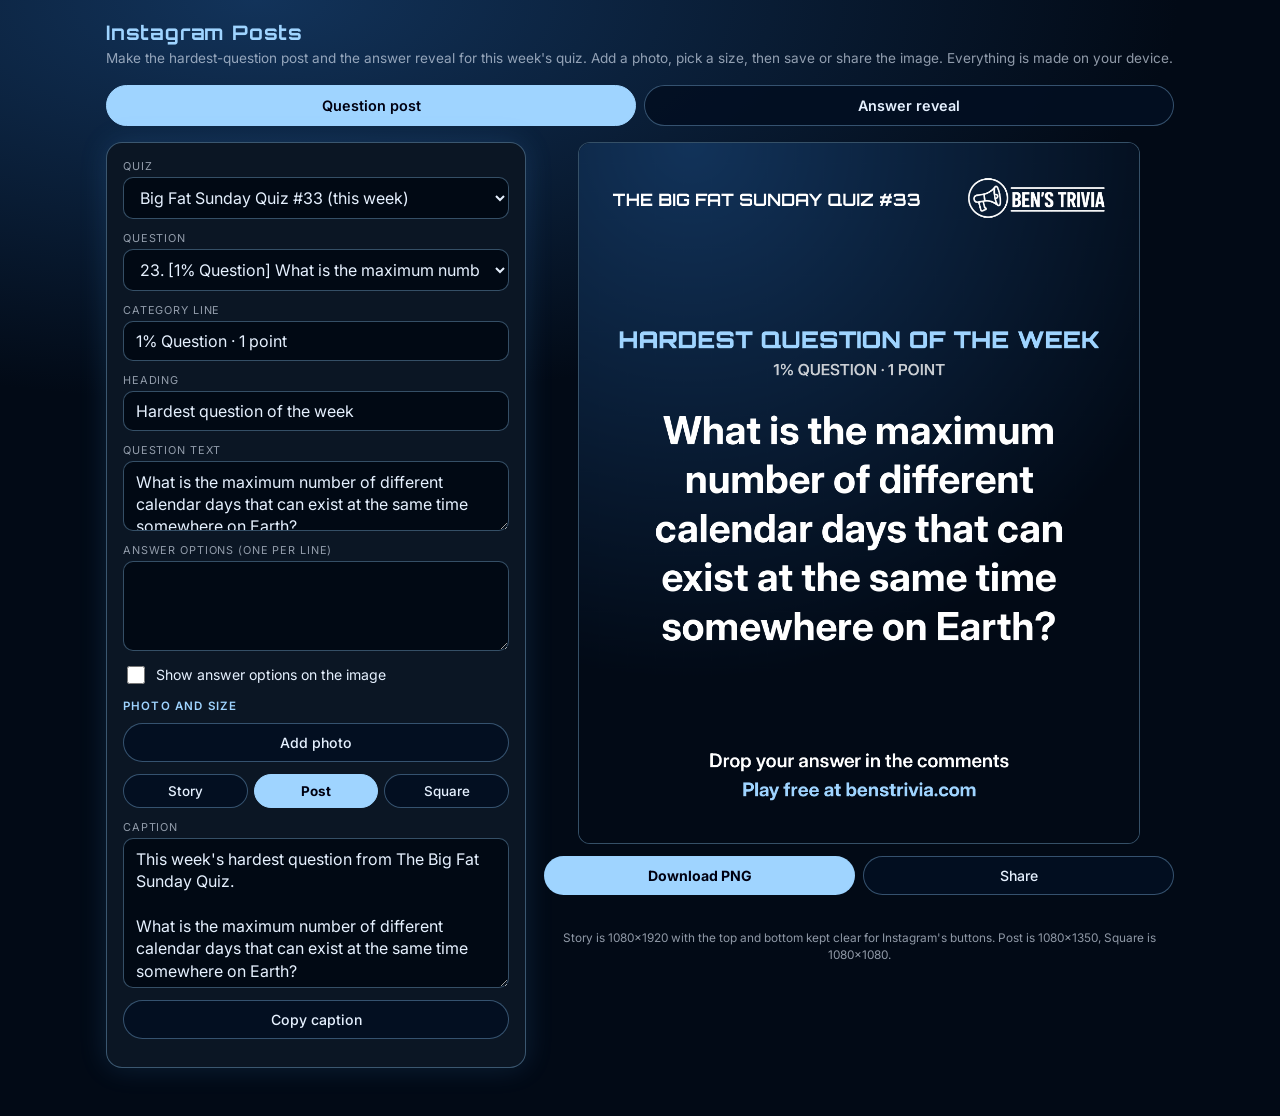
<file: Instagram.html>
<!doctype html>
<html lang="en">
<head>
<meta charset="utf-8">
<meta name="viewport" content="width=device-width, initial-scale=1">
<meta name="robots" content="noindex, nofollow">
<title>Instagram Posts · Ben's Trivia</title>
<link rel="preconnect" href="https://fonts.googleapis.com">
<link rel="preconnect" href="https://fonts.gstatic.com" crossorigin>
<link href="https://fonts.googleapis.com/css2?family=Orbitron:wght@700;900&family=Inter:wght@400;500;600;700;800&display=swap" rel="stylesheet">
<style>
:root{
  --bg:#020a16; --panel:#0b1624; --ink:#e6f1ff; --muted:rgba(230,241,255,.62);
  --neon:#9fd4ff; --line:rgba(150,208,255,.35); --field:rgba(0,8,18,.85);
}
*{box-sizing:border-box;}
html,body{margin:0;background:var(--bg);color:var(--ink);font-family:Inter,Arial,sans-serif;-webkit-text-size-adjust:100%;}
body{min-height:100vh;background:radial-gradient(120% 60% at 20% 0%,#12335a 0%,var(--bg) 60%);}
.wrap{max-width:1100px;margin:0 auto;padding:20px 16px 48px;}
h1{margin:0 0 4px;font-family:Orbitron,'Arial Black',sans-serif;font-size:1.25rem;letter-spacing:.04em;color:var(--neon);}
.sub{margin:0 0 16px;font-size:.85rem;color:var(--muted);line-height:1.45;}
.tabs{display:flex;gap:8px;margin:0 0 16px;}
.tabs button{flex:1;padding:11px 10px;border-radius:999px;border:1px solid var(--line);background:rgba(3,15,34,.9);color:var(--ink);font:600 .9rem Inter,Arial,sans-serif;cursor:pointer;}
.tabs button[aria-selected="true"]{background:var(--neon);color:#001;border-color:var(--neon);}
.tabs button:focus-visible,.btn:focus-visible,.seg button:focus-visible{outline:2px solid var(--neon);outline-offset:2px;}
.grid{display:grid;grid-template-columns:1fr;gap:18px;align-items:start;}
@media(min-width:900px){.grid{grid-template-columns:minmax(0,420px) minmax(0,1fr);}.preview{position:sticky;top:16px;}}
.panel{background:var(--panel);border:1px solid var(--line);border-radius:16px;padding:16px;box-shadow:0 0 28px rgba(80,170,255,.15);}
.field{display:flex;flex-direction:column;gap:4px;margin:0 0 12px;}
.field label{font-size:.68rem;text-transform:uppercase;letter-spacing:.08em;color:var(--muted);}
.field input[type=text],.field select,.field textarea{width:100%;padding:9px 12px;border-radius:10px;border:1px solid var(--line);background:var(--field);color:var(--ink);font:400 16px Inter,Arial,sans-serif;}
.field textarea{resize:vertical;min-height:70px;line-height:1.4;}
.field input:focus,.field select:focus,.field textarea:focus{outline:2px solid var(--neon);outline-offset:1px;}
.check{display:flex;align-items:center;gap:8px;margin:0 0 12px;font-size:.88rem;}
.check input{width:18px;height:18px;accent-color:var(--neon);}
.row{display:flex;gap:8px;margin:0 0 12px;flex-wrap:wrap;}
.btn{flex:1;min-width:120px;padding:10px 14px;border-radius:999px;border:1px solid var(--line);background:rgba(3,15,34,.9);color:var(--ink);font:500 .88rem Inter,Arial,sans-serif;cursor:pointer;}
.btn:hover{background:var(--neon);color:#001;}
.btn.primary{background:var(--neon);color:#001;font-weight:700;}
.btn.primary:hover{background:#c6e5ff;}
.seg{display:flex;gap:6px;margin:0 0 12px;}
.seg button{flex:1;padding:8px 6px;border-radius:999px;border:1px solid var(--line);background:rgba(3,15,34,.9);color:var(--ink);font:500 .84rem Inter,Arial,sans-serif;cursor:pointer;}
.seg button[aria-pressed="true"]{background:var(--neon);color:#001;border-color:var(--neon);font-weight:700;}
.stage{display:flex;justify-content:center;}
#card{display:block;width:auto;max-width:100%;max-height:78vh;border-radius:12px;border:1px solid var(--line);background:#020a16;}
.hint{font-size:.74rem;color:var(--muted);line-height:1.45;margin:8px 0 0;text-align:center;}
#status{min-height:1.2em;font-size:.8rem;text-align:center;margin:8px 0 0;color:var(--neon);}
.group{font-size:.72rem;font-weight:600;text-transform:uppercase;letter-spacing:.1em;color:var(--neon);margin:4px 0 10px;}
.hide{display:none!important;}
</style>
</head>
<body>
<main class="wrap">
  <h1>Instagram Posts</h1>
  <p class="sub">Make the hardest-question post and the answer reveal for this week's quiz. Add a photo, pick a size, then save or share the image. Everything is made on your device.</p>

  <div class="tabs" role="tablist" aria-label="Post type">
    <button type="button" role="tab" id="tab-question" data-tab="question" aria-selected="true">Question post</button>
    <button type="button" role="tab" id="tab-answer" data-tab="answer" aria-selected="false">Answer reveal</button>
  </div>

  <div class="grid">
    <section class="panel" aria-label="Post settings">
      <div class="field"><label for="f-quiz">Quiz</label><select id="f-quiz"><option>Loading quizzes…</option></select></div>
      <div class="field"><label for="f-q">Question</label><select id="f-q"></select></div>

      <div class="field"><label for="f-meta">Category line</label><input id="f-meta" type="text" maxlength="40" autocomplete="off"></div>

      <div class="q-only">
        <div class="field"><label for="f-label">Heading</label><input id="f-label" type="text" maxlength="40" autocomplete="off" value="Hardest question of the week"></div>
        <div class="field"><label for="f-text">Question text</label><textarea id="f-text"></textarea></div>
        <div class="field"><label for="f-options">Answer options (one per line)</label><textarea id="f-options" style="min-height:90px"></textarea></div>
        <label class="check"><input type="checkbox" id="f-showopts" checked> Show answer options on the image</label>
      </div>

      <div class="a-only hide">
        <div class="field"><label for="f-answer">Answer</label><input id="f-answer" type="text" maxlength="120" autocomplete="off"></div>
        <div class="field"><label for="f-fact">Fun fact</label><textarea id="f-fact" style="min-height:120px"></textarea></div>
        <label class="check"><input type="checkbox" id="f-showrecap" checked> Show the question on the image (turns off for Square so the fun fact fits)</label>
      </div>

      <div class="group">Photo and size</div>
      <div class="row">
        <button type="button" class="btn" id="photo-btn">Add photo</button>
        <button type="button" class="btn hide" id="photo-clear">Remove photo</button>
        <input type="file" id="photo" accept="image/*" class="hide">
      </div>
      <div class="seg" role="group" aria-label="Image size">
        <button type="button" data-layout="story" aria-pressed="false">Story</button>
        <button type="button" data-layout="post" aria-pressed="true">Post</button>
        <button type="button" data-layout="square" aria-pressed="false">Square</button>
      </div>

      <div class="field"><label for="f-caption">Caption</label><textarea id="f-caption" style="min-height:150px"></textarea></div>
      <div class="row"><button type="button" class="btn" id="copy-caption">Copy caption</button></div>
    </section>

    <section class="preview" aria-label="Preview">
      <div class="stage"><canvas id="card" width="1080" height="1350" aria-label="Preview of the Instagram image"></canvas></div>
      <div class="row" style="margin-top:12px">
        <button type="button" class="btn primary" id="download">Download PNG</button>
        <button type="button" class="btn" id="share">Share</button>
      </div>
      <div id="status" role="status" aria-live="polite"></div>
      <p class="hint">Story is 1080×1920 with the top and bottom kept clear for Instagram's buttons. Post is 1080×1350, Square is 1080×1080.</p>
    </section>
  </div>
</main>

<script>
(function(){
  var BASE = new Date("2026-04-18T15:00:00Z");
  var SIZES = {story:[1080,1920], post:[1080,1350], square:[1080,1080]};
  var DISPLAY = "Orbitron, 'Arial Black', sans-serif", BODY = "Inter, Arial, sans-serif", NEON = "#9fd4ff";
  var $ = function(id){ return document.getElementById(id); };
  var canvas = $("card"), ctx = canvas.getContext("2d");
  var tab = "question", layout = "post", photo = null;
  var captionDirty = {question:false, answer:false};
  var quizzes = [], currentQuiz = null;

  var logo = new Image();
  logo.onload = function(){ draw(); };
  logo.src = "[data-uri]";

  /* ---------- text helpers ---------- */
  function wrapLines(text, maxW){
    var out = [];
    String(text).split(/\n/).forEach(function(para){
      var words = para.split(/\s+/).filter(Boolean), line = "";
      if(!words.length){ out.push(""); return; }
      words.forEach(function(w){
        var t = line ? line + " " + w : w;
        if(ctx.measureText(t).width > maxW && line){ out.push(line); line = w; } else { line = t; }
      });
      out.push(line);
    });
    return out;
  }
  function fitWrap(text, maxW, maxH, start, min, weight, family, lh){
    var s = start, L;
    for(;;){
      ctx.font = weight + " " + s + "px " + family;
      L = wrapLines(text, maxW);
      if(L.length * s * lh <= maxH || s <= min) break;
      s -= 2;
    }
    var maxLines = Math.max(1, Math.floor(maxH / (s * lh)));
    if(L.length > maxLines){
      L = L.slice(0, maxLines);
      var last = L[maxLines - 1];
      while(last.length && ctx.measureText(last + "…").width > maxW) last = last.slice(0, -1);
      L[maxLines - 1] = last.replace(/[\s,.;:]+$/, "") + "…";
    }
    return {size:s, lines:L, lh:lh, h:L.length * s * lh, font:ctx.font};
  }
  function fitFont(text, maxW, start, min, weight, family){
    var s = start; ctx.font = weight + " " + s + "px " + family;
    while(ctx.measureText(text).width > maxW && s > min){ s -= 2; ctx.font = weight + " " + s + "px " + family; }
    return s;
  }
  function drawBlock(f, x, y, color, align){
    ctx.font = f.font; ctx.fillStyle = color; ctx.textAlign = align || "center"; ctx.textBaseline = "top";
    for(var i = 0; i < f.lines.length; i++){
      ctx.fillText(f.lines[i], x, y + i * f.size * f.lh + f.size * (f.lh - 1) / 2);
    }
  }
  function rr(x, y, w, h, r){
    ctx.beginPath(); ctx.moveTo(x + r, y); ctx.arcTo(x + w, y, x + w, y + h, r); ctx.arcTo(x + w, y + h, x, y + h, r);
    ctx.arcTo(x, y + h, x, y, r); ctx.arcTo(x, y, x + w, y, r); ctx.closePath();
  }
  function cover(img, W, H){
    var s = Math.max(W / img.width, H / img.height), w = img.width * s, h = img.height * s;
    ctx.drawImage(img, (W - w) / 2, (H - h) / 2, w, h);
  }
  function val(id){ return ($(id).value || "").trim(); }
  function optionList(){ return $("f-options").value.split(/\n/).map(function(s){ return s.trim(); }).filter(Boolean); }
  function quizTitle(){
    var t = currentQuiz ? currentQuiz.title : "Big Fat Sunday Quiz";
    return (/^the /i.test(t) ? t : "The " + t).toUpperCase();
  }

  /* ---------- drawing ---------- */
  function draw(){
    var d = SIZES[layout], W = d[0], H = d[1];
    canvas.width = W; canvas.height = H;
    var g = ctx.createRadialGradient(W * .2, 0, 0, W * .2, 0, Math.max(W, H) * 1.1);
    g.addColorStop(0, "#12335a"); g.addColorStop(.7, "#020a16");
    ctx.fillStyle = g; ctx.fillRect(0, 0, W, H);
    if(photo){
      cover(photo, W, H);
      var sg = ctx.createLinearGradient(0, 0, 0, H);
      sg.addColorStop(0, "rgba(2,10,22,.6)"); sg.addColorStop(1, "rgba(2,10,22,.84)");
      ctx.fillStyle = sg; ctx.fillRect(0, 0, W, H);
    }
    var pad = W * .06, safeTop = H > 1800 ? 200 : pad, safeBottom = H > 1800 ? 260 : pad;

    // header: quiz name left, logo right
    var logoH = W * .085, lw = 0;
    if(logo.complete && logo.naturalWidth){
      lw = logo.naturalWidth * (logoH / logo.naturalHeight);
      ctx.drawImage(logo, W - pad - lw, safeTop, lw, logoH);
    }
    var title = quizTitle();
    fitFont(title, W - pad * 2 - lw - W * .03, W * .03, W * .018, "700", DISPLAY);
    ctx.textAlign = "left"; ctx.textBaseline = "middle"; ctx.fillStyle = "#fff";
    ctx.fillText(title, pad, safeTop + logoH / 2);

    // footer
    var fs = W * .034, footH = fs * 1.5 * 2;
    var footTop = H - safeBottom - footH;
    ctx.textAlign = "center"; ctx.textBaseline = "top";
    ctx.font = "600 " + fs + "px " + BODY; ctx.fillStyle = "#fff";
    ctx.fillText(tab === "question" ? "Drop your answer in the comments" : "New quiz every Sunday", W / 2, footTop);
    ctx.font = "700 " + fs + "px " + BODY; ctx.fillStyle = NEON;
    ctx.fillText("Play free at benstrivia.com", W / 2, footTop + fs * 1.5);

    var top = safeTop + logoH + W * .05, bottom = footTop - W * .04;
    if(photo){ ctx.shadowColor = "rgba(0,0,0,.7)"; ctx.shadowBlur = W * .02; }
    if(tab === "question") drawQuestion(W, top, bottom); else drawAnswer(W, top, bottom);
    ctx.shadowBlur = 0;
  }

  function drawQuestion(W, top, bottom){
    var R = bottom - top, cx = W / 2, mw = W * .86;
    var label = (val("f-label") || "Hardest question of the week").toUpperCase();
    var ls = fitFont(label, mw, W * .042, W * .022, "900", DISPLAY);
    var labelFont = ctx.font;
    var meta = val("f-meta").toUpperCase(), ms = W * .028;
    var opts = $("f-showopts").checked ? optionList() : [];
    var optH = W * .085, optGap = W * .02;
    var optsH = opts.length ? opts.length * optH + (opts.length - 1) * optGap : 0;
    var headH = ls * 1.25 + (meta ? ms * 1.7 : 0), gap = W * .04;
    var qMaxH = Math.max(R - headH - gap - (opts.length ? optsH + gap : 0), W * .12);
    var qf = fitWrap(val("f-text") || "Type your question…", mw, qMaxH, W * .07, W * .034, "700", BODY, 1.25);
    var total = headH + gap + qf.h + (opts.length ? gap + optsH : 0);
    var y = top + Math.max(0, (R - total) / 2);

    ctx.font = labelFont; ctx.fillStyle = NEON; ctx.textAlign = "center"; ctx.textBaseline = "top";
    ctx.fillText(label, cx, y); y += ls * 1.25;
    if(meta){
      ctx.font = "600 " + ms + "px " + BODY; ctx.fillStyle = "rgba(255,255,255,.78)";
      ctx.fillText(meta, cx, y + ms * .25); y += ms * 1.7;
    }
    y += gap;
    drawBlock(qf, cx, y, "#fff"); y += qf.h;
    if(opts.length){
      y += gap;
      var ow = W * .84, ox = (W - ow) / 2, letters = "ABCDEFGH";
      opts.slice(0, 8).forEach(function(o, i){
        var oy = y + i * (optH + optGap);
        ctx.shadowBlur = 0;
        rr(ox, oy, ow, optH, optH / 2); ctx.fillStyle = "rgba(2,10,22,.55)"; ctx.fill();
        ctx.lineWidth = 3; ctx.strokeStyle = "rgba(159,212,255,.6)"; ctx.stroke();
        var cr = optH * .32, ccx = ox + optH * .55, ccy = oy + optH / 2;
        ctx.beginPath(); ctx.arc(ccx, ccy, cr, 0, Math.PI * 2); ctx.fillStyle = NEON; ctx.fill();
        ctx.font = "900 " + (cr * 1.05) + "px " + DISPLAY; ctx.fillStyle = "#001"; ctx.textAlign = "center"; ctx.textBaseline = "middle";
        ctx.fillText(letters[i], ccx, ccy + cr * .05);
        fitFont(o, ow - optH * 1.35, W * .04, W * .026, "600", BODY);
        ctx.fillStyle = "#fff"; ctx.textAlign = "left"; ctx.textBaseline = "middle";
        ctx.fillText(o, ox + optH * 1.05, ccy + 1);
      });
    }
  }

  function drawAnswer(W, top, bottom){
    var R = bottom - top, cx = W / 2, mw = W * .86, gap = W * .035;
    var label = "THE ANSWER";
    var ls = fitFont(label, mw, W * .05, W * .03, "900", DISPLAY), labelFont = ctx.font;
    var showRecap = $("f-showrecap").checked && !!val("f-text");
    var recap = showRecap ? fitWrap(val("f-text"), mw, R * .16, W * .036, W * .026, "500", BODY, 1.3) : {h:0};
    var padIn = W * .04;
    var af = fitWrap(val("f-answer") || "Type the answer…", mw - padIn * 2, R * .3, W * .085, W * .038, "800", BODY, 1.2);
    var panelH = af.h + padIn * 2;
    var fact = val("f-fact");
    var fls = W * .026, factLabelH = fls * 1.9;
    var used = ls * 1.25 + gap + (showRecap ? recap.h + gap : 0) + panelH;
    var ff = null;
    if(fact){
      var room = Math.max(R - used - gap - factLabelH, W * .1);
      ff = fitWrap(fact, mw, room, W * .04, W * .026, "500", BODY, 1.4);
    }
    var total = used + (ff ? gap + factLabelH + ff.h : 0);
    var y = top + Math.max(0, (R - total) / 2);

    ctx.font = labelFont; ctx.fillStyle = NEON; ctx.textAlign = "center"; ctx.textBaseline = "top";
    ctx.fillText(label, cx, y); y += ls * 1.25 + gap;
    if(showRecap){ drawBlock(recap, cx, y, "rgba(255,255,255,.78)"); y += recap.h + gap; }
    var px = (W - mw) / 2, sh = ctx.shadowBlur; ctx.shadowBlur = 0;
    rr(px, y, mw, panelH, W * .03); ctx.fillStyle = "rgba(159,212,255,.16)"; ctx.fill();
    ctx.lineWidth = 4; ctx.strokeStyle = NEON; ctx.stroke(); ctx.shadowBlur = sh;
    drawBlock(af, cx, y + padIn, "#fff"); y += panelH;
    if(ff){
      y += gap;
      ctx.font = "900 " + fls + "px " + DISPLAY; ctx.fillStyle = NEON; ctx.textAlign = "center"; ctx.textBaseline = "top";
      ctx.fillText("FUN FACT", cx, y); y += factLabelH;
      drawBlock(ff, cx, y, "rgba(255,255,255,.92)");
    }
  }

  /* ---------- captions ---------- */
  var TAGS = "#trivia #triviaquiz #pubtrivia #brisbane #quiznight #benstrivia";
  function captionFor(t){
    if(t === "question"){
      var parts = ["This week's hardest question from The Big Fat Sunday Quiz.", "", val("f-text")];
      var o = optionList();
      if(o.length && $("f-showopts").checked){ parts.push(""); o.forEach(function(x, i){ parts.push("ABCDEFGH"[i] + ") " + x); }); }
      parts.push("", "Drop your answer in the comments. The answer goes up soon!", "", "Play free every Sunday at benstrivia.com (link in bio)", "", TAGS);
      return parts.join("\n");
    }
    var p = ["The answer to this week's hardest question: " + (val("f-answer") || "…")];
    if(val("f-fact")) p.push("", val("f-fact"));
    p.push("", "How did you go? Play free every Sunday at benstrivia.com (link in bio)", "", TAGS);
    return p.join("\n");
  }
  function syncCaption(){ if(!captionDirty[tab]) $("f-caption").value = captionFor(tab); }

  /* ---------- data ---------- */
  function answerOf(q){
    if(q.type === "mcq" && q.options) return q.options[q.correctIndex] || "";
    if(q.type === "multi-text") return (q.answers || []).join(", ");
    if(q.correctAnswer != null) return String(q.correctAnswer).trim();
    if(q.correctNumber != null) return String(q.correctNumber);
    if(q.correctYear != null) return String(q.correctYear);
    return "";
  }
  function fill(q){
    $("f-text").value = q.text || "";
    $("f-options").value = (q.options || []).join("\n");
    $("f-showopts").checked = !!(q.options && q.options.length);
    $("f-answer").value = answerOf(q);
    $("f-fact").value = q.funfact || "";
    var pts = q.maxPoints || 1;
    $("f-meta").value = (q.tag ? q.tag + " · " : "") + pts + (pts === 1 ? " point" : " points");
    captionDirty = {question:false, answer:false};
    syncCaption(); draw();
  }
  function defaultIndex(qs){
    for(var i = 0; i < qs.length; i++) if(/1%/.test(qs[i].tag || "")) return i;
    return Math.max(qs.length - 1, 0);
  }
  function fillQuestionPicker(){
    var qs = currentQuiz.questions, sel = $("f-q");
    sel.innerHTML = "";
    qs.forEach(function(q, i){
      var o = document.createElement("option"); o.value = i;
      o.textContent = (i + 1) + ". [" + (q.tag || "Question") + "] " + (q.text || "").slice(0, 60);
      sel.appendChild(o);
    });
    var di = defaultIndex(qs); sel.value = di; fill(qs[di]);
  }
  function loadQuizzes(){
    fetch("weekly_quizzes.json?v=" + new Date().toISOString().slice(0, 10), {cache:"no-cache"})
      .then(function(r){ return r.json(); })
      .then(function(data){
        quizzes = data.weekly_quizzes.filter(function(q){ return q.questions && q.questions.length; });
        var idx = Math.min(Math.max(Math.floor((Date.now() - BASE.getTime()) / (7 * 86400000)), 0), data.weekly_quizzes.length - 1);
        var thisTitle = data.weekly_quizzes[idx].title;
        var sel = $("f-quiz"); sel.innerHTML = "";
        quizzes.forEach(function(q, i){
          var o = document.createElement("option"); o.value = i;
          o.textContent = q.title + (q.title === thisTitle ? " (this week)" : "");
          sel.appendChild(o);
        });
        var start = 0;
        quizzes.forEach(function(q, i){ if(q.title === thisTitle) start = i; });
        sel.value = start; currentQuiz = quizzes[start]; fillQuestionPicker();
      })
      .catch(function(){
        $("f-quiz").innerHTML = "<option>Couldn't load quizzes</option>";
        setStatus("Couldn't load the quiz list. You can still type the question in by hand.");
      });
  }

  /* ---------- UI ---------- */
  var statusTimer;
  function setStatus(t){ $("status").textContent = t || ""; clearTimeout(statusTimer); if(t) statusTimer = setTimeout(function(){ $("status").textContent = ""; }, 3500); }
  function setTab(t){
    tab = t;
    [].forEach.call(document.querySelectorAll(".tabs [data-tab]"), function(b){ b.setAttribute("aria-selected", b.getAttribute("data-tab") === t ? "true" : "false"); });
    [].forEach.call(document.querySelectorAll(".q-only"), function(e){ e.classList.toggle("hide", t !== "question"); });
    [].forEach.call(document.querySelectorAll(".a-only"), function(e){ e.classList.toggle("hide", t !== "answer"); });
    syncCaption(); render();
  }
  function render(){
    var p = (document.fonts && document.fonts.load)
      ? Promise.all([document.fonts.load("900 40px Orbitron"), document.fonts.load("700 40px Orbitron"), document.fonts.load("500 40px Inter"), document.fonts.load("700 40px Inter"), document.fonts.load("800 40px Inter")]).catch(function(){})
      : Promise.resolve();
    p.then(draw);
  }
  [].forEach.call(document.querySelectorAll(".tabs [data-tab]"), function(b){ b.addEventListener("click", function(){ setTab(b.getAttribute("data-tab")); }); });
  ["f-meta","f-label","f-text","f-options","f-showopts","f-answer","f-fact","f-showrecap"].forEach(function(id){
    $(id).addEventListener("input", function(){ syncCaption(); draw(); });
    $(id).addEventListener("change", function(){ syncCaption(); draw(); });
  });
  $("f-caption").addEventListener("input", function(){ captionDirty[tab] = true; });
  $("f-quiz").addEventListener("change", function(){ currentQuiz = quizzes[+$("f-quiz").value]; fillQuestionPicker(); });
  $("f-q").addEventListener("change", function(){ fill(currentQuiz.questions[+$("f-q").value]); });
  [].forEach.call(document.querySelectorAll("[data-layout]"), function(b){
    b.addEventListener("click", function(){
      layout = b.getAttribute("data-layout");
      $("f-showrecap").checked = layout !== "square";
      [].forEach.call(document.querySelectorAll("[data-layout]"), function(x){ x.setAttribute("aria-pressed", x === b ? "true" : "false"); });
      draw();
    });
  });
  $("photo-btn").addEventListener("click", function(){ $("photo").click(); });
  $("photo-clear").addEventListener("click", function(){ photo = null; $("photo").value = ""; $("photo-clear").classList.add("hide"); $("photo-btn").textContent = "Add photo"; draw(); });
  $("photo").addEventListener("change", function(){
    var f = this.files && this.files[0]; if(!f) return;
    var url = URL.createObjectURL(f), im = new Image();
    im.onload = function(){
      var max = 1800, s = Math.min(1, max / Math.max(im.naturalWidth, im.naturalHeight));
      var c = document.createElement("canvas"); c.width = Math.round(im.naturalWidth * s); c.height = Math.round(im.naturalHeight * s);
      c.getContext("2d").drawImage(im, 0, 0, c.width, c.height);
      photo = c; URL.revokeObjectURL(url);
      $("photo-clear").classList.remove("hide"); $("photo-btn").textContent = "Change photo"; draw();
    };
    im.onerror = function(){ URL.revokeObjectURL(url); setStatus("Couldn't read that photo. Try another."); };
    im.src = url;
  });
  function toBlob(){ return new Promise(function(res){ canvas.toBlob(function(b){ res(b); }, "image/png"); }); }
  function fileName(){ return "bens-trivia-" + (tab === "question" ? "hardest-question" : "answer") + "-" + layout + ".png"; }
  function save(blob){
    var a = document.createElement("a"), url = URL.createObjectURL(blob);
    a.href = url; a.download = fileName(); document.body.appendChild(a); a.click(); a.remove();
    setTimeout(function(){ URL.revokeObjectURL(url); }, 4000);
  }
  $("download").addEventListener("click", async function(){
    var b = await toBlob(); if(!b){ setStatus("Couldn't make the image."); return; }
    save(b); setStatus("Saved " + fileName());
  });
  $("share").addEventListener("click", async function(){
    var b = await toBlob(); if(!b){ setStatus("Couldn't make the image."); return; }
    var file = new File([b], fileName(), {type:"image/png"});
    try{
      if(navigator.canShare && navigator.canShare({files:[file]})){ await navigator.share({files:[file]}); return; }
    }catch(err){ if(err && err.name === "AbortError") return; }
    save(b); setStatus("Sharing isn't available here, so the image was saved instead.");
  });
  $("copy-caption").addEventListener("click", function(){
    var t = $("f-caption").value;
    (navigator.clipboard ? navigator.clipboard.writeText(t) : Promise.reject()).then(
      function(){ setStatus("Caption copied."); },
      function(){ $("f-caption").select(); setStatus("Press copy to finish copying the selected caption."); });
  });

  /* ---------- start with a working example, then load real quizzes ---------- */
  fill({type:"mcq", tag:"1% Question", maxPoints:1,
    text:"A standard basketball has black lines called ribs or seams. How many panels does a standard NBA basketball have when it is separated into its individual panels?",
    options:["6","8","10","12"], correctIndex:1,
    funfact:"Most official game balls, like the NBA's, are made from 8 panels, although some international balls use 12. The first basketball game in 1891 was played with a soccer ball and two peach baskets."});
  render(); loadQuizzes();
})();
</script>
</body>
</html>
</file>
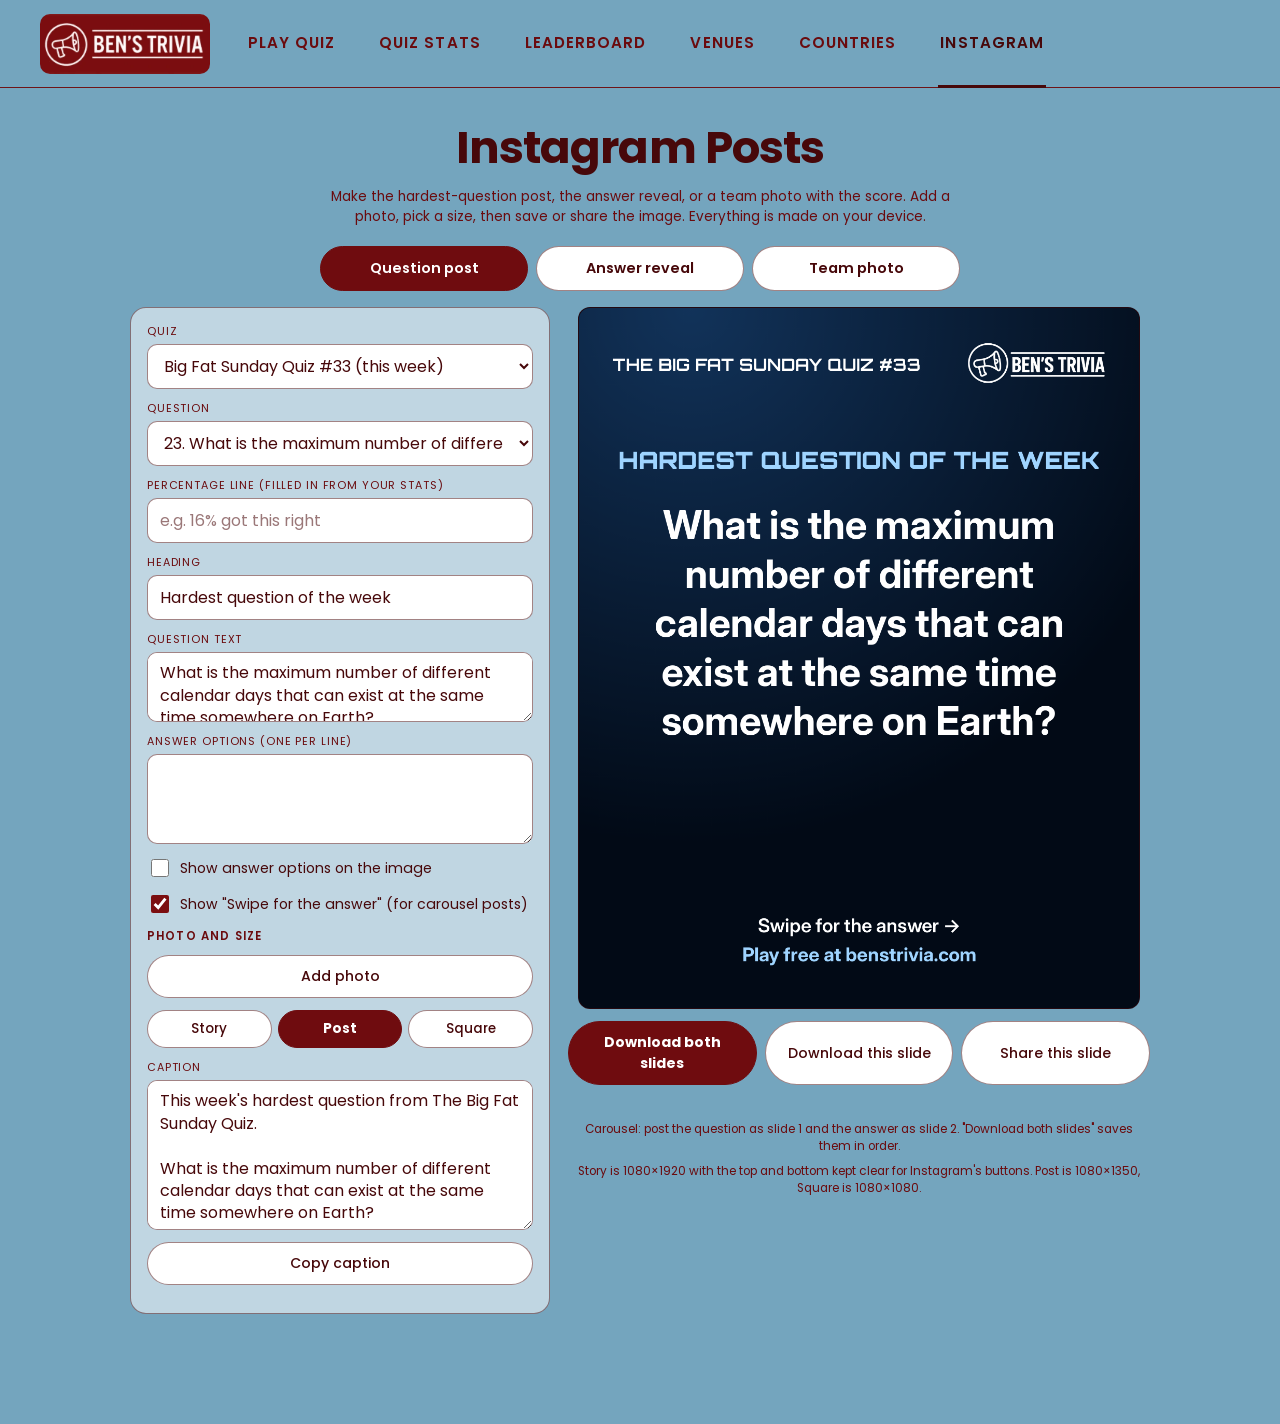
<file: instagram.html>
<!doctype html>
<html lang="en">
<head>
<meta charset="utf-8">
<meta name="viewport" content="width=device-width, initial-scale=1">
<meta name="robots" content="noindex, nofollow">
<title>Instagram Posts · Ben's Trivia</title>
<link rel="preconnect" href="https://fonts.googleapis.com">
<link rel="preconnect" href="https://fonts.gstatic.com" crossorigin>
<link href="https://fonts.googleapis.com/css2?family=Orbitron:wght@700;900&family=Inter:wght@400;500;600;700;800&family=Anton&family=Bangers&family=Bebas+Neue&family=Pacifico&family=Permanent+Marker&family=Playfair+Display:wght@800&family=Righteous&family=Russo+One&display=swap" rel="stylesheet">
<style>
:root{
  --bg:#020a16; --panel:#0b1624; --ink:#e6f1ff; --muted:rgba(230,241,255,.62);
  --neon:#9fd4ff; --line:rgba(150,208,255,.35); --field:rgba(0,8,18,.85);
}
*{box-sizing:border-box;}
html,body{margin:0;background:var(--bg);color:var(--ink);font-family:Inter,Arial,sans-serif;-webkit-text-size-adjust:100%;}
body{min-height:100vh;background:radial-gradient(120% 60% at 20% 0%,#12335a 0%,var(--bg) 60%);}
.wrap{max-width:1100px;margin:0 auto;padding:20px 16px 48px;}
h1{margin:0 0 4px;font-family:Orbitron,'Arial Black',sans-serif;font-size:1.25rem;letter-spacing:.04em;color:var(--neon);}
.sub{margin:0 0 16px;font-size:.85rem;color:var(--muted);line-height:1.45;}
.tabs{display:flex;gap:8px;margin:0 0 16px;}
.tabs button{flex:1;padding:11px 10px;border-radius:999px;border:1px solid var(--line);background:rgba(3,15,34,.9);color:var(--ink);font:600 .9rem Inter,Arial,sans-serif;cursor:pointer;}
.tabs button[aria-selected="true"]{background:var(--neon);color:#001;border-color:var(--neon);}
.tabs button:focus-visible,.btn:focus-visible,.seg button:focus-visible{outline:2px solid var(--neon);outline-offset:2px;}
.grid{display:grid;grid-template-columns:1fr;gap:18px;align-items:start;}
@media(min-width:900px){.grid{grid-template-columns:minmax(0,420px) minmax(0,1fr);}.preview{position:sticky;top:16px;}}
.panel{background:var(--panel);border:1px solid var(--line);border-radius:16px;padding:16px;box-shadow:0 0 28px rgba(80,170,255,.15);}
.field{display:flex;flex-direction:column;gap:4px;margin:0 0 12px;}
.field label{font-size:.68rem;text-transform:uppercase;letter-spacing:.08em;color:var(--muted);}
.field input[type=text],.field select,.field textarea{width:100%;padding:9px 12px;border-radius:10px;border:1px solid var(--line);background:var(--field);color:var(--ink);font:400 16px Inter,Arial,sans-serif;}
.field textarea{resize:vertical;min-height:70px;line-height:1.4;}
.field input:focus,.field select:focus,.field textarea:focus{outline:2px solid var(--neon);outline-offset:1px;}
.check{display:flex;align-items:center;gap:8px;margin:0 0 12px;font-size:.88rem;}
.check input{width:18px;height:18px;accent-color:var(--neon);}
.row{display:flex;gap:8px;margin:0 0 12px;flex-wrap:wrap;}
.btn{flex:1;min-width:120px;padding:10px 14px;border-radius:999px;border:1px solid var(--line);background:rgba(3,15,34,.9);color:var(--ink);font:500 .88rem Inter,Arial,sans-serif;cursor:pointer;}
.btn:hover{background:var(--neon);color:#001;}
.btn.primary{background:var(--neon);color:#001;font-weight:700;}
.btn.primary:hover{background:#c6e5ff;}
.seg{display:flex;gap:6px;margin:0 0 12px;}
.seg button{flex:1;padding:8px 6px;border-radius:999px;border:1px solid var(--line);background:rgba(3,15,34,.9);color:var(--ink);font:500 .84rem Inter,Arial,sans-serif;cursor:pointer;}
.seg button[aria-pressed="true"]{background:var(--neon);color:#001;border-color:var(--neon);font-weight:700;}
.stage{display:flex;justify-content:center;}
#card{display:block;width:auto;max-width:100%;max-height:78vh;border-radius:12px;border:1px solid var(--line);background:#020a16;}
.hint{font-size:.74rem;color:var(--muted);line-height:1.45;margin:8px 0 0;text-align:center;}
#status{min-height:1.2em;font-size:.8rem;text-align:center;margin:8px 0 0;color:var(--neon);}
.group{font-size:.72rem;font-weight:600;text-transform:uppercase;letter-spacing:.1em;color:var(--neon);margin:4px 0 10px;}
.hide{display:none!important;}
.sect{border-top:1px solid var(--line);padding-top:12px;margin:2px 0 12px;}
.sect .check{margin-bottom:8px;font-weight:600;}
.field input[type=range]{width:100%;accent-color:var(--neon);}
.two{display:grid;grid-template-columns:1fr 1fr;gap:10px;}
.two .field{margin-bottom:8px;}
.sect.off .field,.sect.off .two{opacity:.4;}
.t-only>.sect:first-child{border-top:0;padding-top:0;}
</style>
<link rel="icon" href="favicon.ico" sizes="any">
<link rel="icon" type="image/png" sizes="32x32" href="images/favicon-32.png">
<link rel="apple-touch-icon" href="images/apple-touch-icon.png">
<link rel="stylesheet" href="theme.css?v=53">
<style>
/* turquoise look for the tool itself (the post images it makes are unchanged) */
:root{--bg:#74A5BE;--panel:rgba(255,243,221,.4);--ink:#47080A;--muted:#6A0B0E;--neon:#7B0E10;--line:rgba(71,8,10,.5);--field:#FFF3DD;}
html,body{background:#74A5BE!important;color:var(--ink);}
body{background:#74A5BE!important;}
.wrap{padding-top:26px;}
h1{text-align:center;font-family:var(--t-font)!important;font-size:clamp(1.9rem,5vw,2.8rem)!important;font-weight:800;letter-spacing:-.02em!important;color:var(--t-ink)!important;margin:6px 0 6px;}
.sub{text-align:center;max-width:640px;margin:0 auto 20px;color:var(--muted);}
.tabs{max-width:640px;margin-left:auto;margin-right:auto;}
.tabs button,.seg button,.btn{background:#fff!important;color:var(--t-ink)!important;border:1px solid var(--line)!important;box-shadow:none!important;}
.tabs button[aria-selected="true"],.seg button[aria-pressed="true"],.btn.primary,.btn:hover,.tabs button:hover,.seg button:hover{background:var(--t-btn)!important;color:#fff!important;border-color:var(--t-btn)!important;}
.panel{background:rgba(255,255,255,.55)!important;border:1px solid var(--line)!important;box-shadow:none!important;color:var(--t-ink);}
.field label,.group,.hint{color:var(--muted)!important;}
.group{color:var(--t-link)!important;}
.field input[type=text],.field select,.field textarea{background:#fff!important;color:var(--t-ink)!important;border:1px solid var(--line)!important;}
.field input:focus,.field select:focus,.field textarea:focus{outline:2px solid var(--t-banner)!important;}
.sect{border-top-color:var(--line)!important;}
.check input,.field input[type=range]{accent-color:#7B0E10;}
#status{color:var(--t-link)!important;}
#card{border:1px solid var(--line)!important;}
.menu-dropdown a{text-decoration:none!important;}
</style>
</head>
<body>
<header class="global-header">
  <div class="header-row-top">
    <button id="menu-btn" type="button" aria-label="Open menu">&#9776;</button>
    <picture>
      <source srcset="images/logo.webp" type="image/webp">
      <img src="images/logo.png" class="header-logo" alt="Ben's Trivia Logo" width="147" height="52">
    </picture>
    <div style="width:52px;"></div>
  </div>
  <nav class="menu-dropdown" id="menu-dropdown">
    <a href="/">Play Quiz</a>
    <a href="stats.html">Quiz Stats</a>
    <a href="stats.html#leaderboard">Leaderboard</a>
    <a href="venues.html">Venues</a>
    <a href="countries.html">Countries</a>
    <a href="instagram.html" class="active">Instagram</a>
    <a href="?nodev" id="exit-dev-link" class="exit-dev" style="display:none;">Exit dev</a>
  </nav>
</header>
<main class="wrap">
  <h1>Instagram Posts</h1>
  <p class="sub">Make the hardest-question post, the answer reveal, or a team photo with the score. Add a photo, pick a size, then save or share the image. Everything is made on your device.</p>

  <div class="tabs" role="tablist" aria-label="Post type">
    <button type="button" role="tab" id="tab-question" data-tab="question" aria-selected="true">Question post</button>
    <button type="button" role="tab" id="tab-answer" data-tab="answer" aria-selected="false">Answer reveal</button>
    <button type="button" role="tab" id="tab-team" data-tab="team" aria-selected="false">Team photo</button>
  </div>

  <div class="grid">
    <section class="panel" aria-label="Post settings">
      <div class="qa-only">
      <div class="field"><label for="f-quiz">Quiz</label><select id="f-quiz"><option>Loading quizzes…</option></select></div>
      <div class="field"><label for="f-q">Question</label><select id="f-q"></select></div>

      <div class="field"><label for="f-meta">Percentage line (filled in from your stats)</label><input id="f-meta" type="text" maxlength="48" autocomplete="off" placeholder="e.g. 16% got this right"></div>
      </div>

      <div class="q-only">
        <div class="field"><label for="f-label">Heading</label><input id="f-label" type="text" maxlength="40" autocomplete="off" value="Hardest question of the week"></div>
        <div class="field"><label for="f-text">Question text</label><textarea id="f-text"></textarea></div>
        <div class="field"><label for="f-options">Answer options (one per line)</label><textarea id="f-options" style="min-height:90px"></textarea></div>
        <label class="check"><input type="checkbox" id="f-showopts" checked> Show answer options on the image</label>
        <label class="check"><input type="checkbox" id="f-swipe" checked> Show "Swipe for the answer" (for carousel posts)</label>
      </div>

      <div class="a-only hide">
        <div class="field"><label for="f-answer">Answer (press Enter for a new line, e.g. to show two versions)</label><textarea id="f-answer" style="min-height:64px" maxlength="160"></textarea></div>
        <div class="field"><label for="f-fact">Fun fact</label><textarea id="f-fact" style="min-height:120px"></textarea></div>
        <label class="check"><input type="checkbox" id="f-shortfact" checked> Short fun fact (first sentence only)</label>
        <label class="check"><input type="checkbox" id="f-showrecap" checked> Show the question on the image (turns off for Square so the fun fact fits)</label>
      </div>

      <div class="t-only hide">
        <div class="sect" id="s-name">
          <label class="check"><input type="checkbox" id="f-t-name-on" checked> Team name</label>
          <div class="field"><input id="f-t-name" type="text" maxlength="28" autocomplete="off" aria-label="Team name" placeholder="Your team name" value="19th Hole"></div>
          <div class="two">
            <div class="field"><label for="f-t-font">Font</label><select id="f-t-font"></select></div>
            <div class="field"><label for="f-t-name-size">Size</label><input id="f-t-name-size" type="range" min="4" max="14" step="0.5" value="8"></div>
          </div>
          <label class="check"><input type="checkbox" id="f-t-caps" checked> All capitals</label>
        </div>
        <div class="sect" id="s-score">
          <label class="check"><input type="checkbox" id="f-t-score-on" checked> Score</label>
          <div class="two">
            <div class="field"><label for="f-t-score">Score (shown as "Score: 21/30")</label><input id="f-t-score" type="text" maxlength="12" autocomplete="off" placeholder="21/30" value="21/30"></div>
            <div class="field"><label for="f-t-score-size">Size</label><input id="f-t-score-size" type="range" min="3" max="12" step="0.5" value="6"></div>
          </div>
        </div>
        <div class="sect" id="s-loc">
          <label class="check"><input type="checkbox" id="f-t-loc-on" checked> Location</label>
          <div class="two">
            <div class="field"><label for="f-t-loc">Venue</label><input id="f-t-loc" type="text" maxlength="34" autocomplete="off" placeholder="Where are you playing?" value="X Golf"></div>
            <div class="field"><label for="f-t-loc-size">Size</label><input id="f-t-loc-size" type="range" min="3" max="14" step="0.5" value="8.5"></div>
          </div>
        </div>
        <div class="sect">
          <label class="check"><input type="checkbox" id="f-t-logo-on" checked> Ben's Trivia logo (top right)</label>
        </div>
      </div>

      <div class="group">Photo and size</div>
      <div class="row">
        <button type="button" class="btn" id="photo-btn">Add photo</button>
        <button type="button" class="btn hide" id="photo-clear">Remove photo</button>
        <input type="file" id="photo" accept="image/*" class="hide">
      </div>
      <div class="seg" role="group" aria-label="Image size">
        <button type="button" data-layout="story" aria-pressed="false">Story</button>
        <button type="button" data-layout="post" aria-pressed="true">Post</button>
        <button type="button" data-layout="square" aria-pressed="false">Square</button>
      </div>

      <div class="field"><label for="f-caption">Caption</label><textarea id="f-caption" style="min-height:150px"></textarea></div>
      <div class="row"><button type="button" class="btn" id="copy-caption">Copy caption</button></div>
    </section>

    <section class="preview" aria-label="Preview">
      <div class="stage"><canvas id="card" width="1080" height="1350" aria-label="Preview of the Instagram image"></canvas></div>
      <div class="row" style="margin-top:12px">
        <button type="button" class="btn primary" id="download-both">Download both slides</button>
        <button type="button" class="btn" id="download">Download this slide</button>
        <button type="button" class="btn" id="share">Share this slide</button>
      </div>
      <div id="status" role="status" aria-live="polite"></div>
      <p class="hint" id="tips"></p>
      <p class="hint">Story is 1080×1920 with the top and bottom kept clear for Instagram's buttons. Post is 1080×1350, Square is 1080×1080.</p>
    </section>
  </div>
</main>

<script>
(function(){
  var BASE = new Date("2026-04-18T15:00:00Z");
  var SIZES = {story:[1080,1920], post:[1080,1350], square:[1080,1080]};
  var DISPLAY = "Orbitron, 'Arial Black', sans-serif", BODY = "Inter, Arial, sans-serif", NEON = "#9fd4ff";
  var PJS = "'Plus Jakarta Sans', Inter, Arial, sans-serif";
  var $ = function(id){ return document.getElementById(id); };
  var canvas = $("card"), ctx = canvas.getContext("2d");
  var tab = "question", layout = "post", photo = null;
  var captionDirty = {question:false, answer:false, team:false};
  var quizzes = [], currentQuiz = null;

  var logo = new Image();
  logo.onload = function(){ draw(); };
  logo.src = "[data-uri]";

  /* ---------- text helpers ---------- */
  function wrapLines(text, maxW){
    var out = [];
    String(text).split(/\n/).forEach(function(para){
      var words = para.split(/\s+/).filter(Boolean), line = "";
      if(!words.length){ out.push(""); return; }
      words.forEach(function(w){
        var t = line ? line + " " + w : w;
        if(ctx.measureText(t).width > maxW && line){ out.push(line); line = w; } else { line = t; }
      });
      out.push(line);
    });
    return out;
  }
  function fitWrap(text, maxW, maxH, start, min, weight, family, lh){
    var s = start, L;
    for(;;){
      ctx.font = weight + " " + s + "px " + family;
      L = wrapLines(text, maxW);
      if(L.length * s * lh <= maxH || s <= min) break;
      s -= 2;
    }
    var maxLines = Math.max(1, Math.floor(maxH / (s * lh)));
    if(L.length > maxLines){
      L = L.slice(0, maxLines);
      var last = L[maxLines - 1];
      while(last.length && ctx.measureText(last + "…").width > maxW) last = last.slice(0, -1);
      L[maxLines - 1] = last.replace(/[\s,.;:]+$/, "") + "…";
    }
    return {size:s, lines:L, lh:lh, h:L.length * s * lh, font:ctx.font};
  }
  function fitFont(text, maxW, start, min, weight, family){
    var s = start; ctx.font = weight + " " + s + "px " + family;
    while(ctx.measureText(text).width > maxW && s > min){ s -= 2; ctx.font = weight + " " + s + "px " + family; }
    return s;
  }
  function drawBlock(f, x, y, color, align){
    ctx.font = f.font; ctx.fillStyle = color; ctx.textAlign = align || "center"; ctx.textBaseline = "top";
    for(var i = 0; i < f.lines.length; i++){
      ctx.fillText(f.lines[i], x, y + i * f.size * f.lh + f.size * (f.lh - 1) / 2);
    }
  }
  function rr(x, y, w, h, r){
    ctx.beginPath(); ctx.moveTo(x + r, y); ctx.arcTo(x + w, y, x + w, y + h, r); ctx.arcTo(x + w, y + h, x, y + h, r);
    ctx.arcTo(x, y + h, x, y, r); ctx.arcTo(x, y, x + w, y, r); ctx.closePath();
  }
  function cover(img, W, H){
    var s = Math.max(W / img.width, H / img.height), w = img.width * s, h = img.height * s;
    ctx.drawImage(img, (W - w) / 2, (H - h) / 2, w, h);
  }
  function val(id){ return ($(id).value || "").trim(); }
  function optionList(){ return $("f-options").value.split(/\n/).map(function(s){ return s.trim(); }).filter(Boolean); }
  function quizTitle(){
    var t = currentQuiz ? currentQuiz.title : "Big Fat Sunday Quiz";
    return (/^the /i.test(t) ? t : "The " + t).toUpperCase();
  }

  /* ---------- drawing ---------- */
  function draw(){
    var d = SIZES[layout], W = d[0], H = d[1];
    canvas.width = W; canvas.height = H;
    if(tab === "team"){ drawTeam(W, H); ctx.shadowBlur = 0; return; }
    var g = ctx.createRadialGradient(W * .2, 0, 0, W * .2, 0, Math.max(W, H) * 1.1);
    g.addColorStop(0, "#12335a"); g.addColorStop(.7, "#020a16");
    ctx.fillStyle = g; ctx.fillRect(0, 0, W, H);
    if(photo){
      cover(photo, W, H);
      var sg = ctx.createLinearGradient(0, 0, 0, H);
      sg.addColorStop(0, "rgba(2,10,22,.6)"); sg.addColorStop(1, "rgba(2,10,22,.84)");
      ctx.fillStyle = sg; ctx.fillRect(0, 0, W, H);
    }
    var pad = W * .06, safeTop = H > 1800 ? 200 : pad, safeBottom = H > 1800 ? 260 : pad;

    // header: quiz name left, logo right
    var logoH = W * .085, lw = 0;
    if(logo.complete && logo.naturalWidth){
      lw = logo.naturalWidth * (logoH / logo.naturalHeight);
      ctx.drawImage(logo, W - pad - lw, safeTop, lw, logoH);
    }
    var title = quizTitle();
    fitFont(title, W - pad * 2 - lw - W * .03, W * .03, W * .018, "700", DISPLAY);
    ctx.textAlign = "left"; ctx.textBaseline = "middle"; ctx.fillStyle = "#fff";
    ctx.fillText(title, pad, safeTop + logoH / 2);

    // footer
    var fs = W * .034, topLine = tab === "question" ? ($("f-swipe").checked ? "Swipe for the answer \u2192" : "") : "New quiz every Sunday";
    var footH = fs * 1.5 * (topLine ? 2 : 1);
    var footTop = H - safeBottom - footH;
    ctx.textAlign = "center"; ctx.textBaseline = "top";
    if(topLine){
      ctx.font = "600 " + fs + "px " + BODY; ctx.fillStyle = "#fff";
      ctx.fillText(topLine, W / 2, footTop);
    }
    ctx.font = "700 " + fs + "px " + BODY; ctx.fillStyle = NEON;
    ctx.fillText("Play free at benstrivia.com", W / 2, footTop + (topLine ? fs * 1.5 : 0));

    var top = safeTop + logoH + W * .05, bottom = footTop - W * .04;
    if(photo){ ctx.shadowColor = "rgba(0,0,0,.7)"; ctx.shadowBlur = W * .02; }
    if(tab === "question") drawQuestion(W, top, bottom); else drawAnswer(W, top, bottom);
    ctx.shadowBlur = 0;
  }


  /* ---------- team photo ---------- */
  var TEAM_FONTS = [
    {label:"Plus Jakarta Sans (default)", family:PJS, load:"'Plus Jakarta Sans'", weight:"800", caps:true},
    {label:"Orbitron", family:"Orbitron, 'Arial Black', sans-serif", load:"Orbitron", weight:"700", caps:true},
    {label:"Inter Bold", family:"Inter, Arial, sans-serif", load:"Inter", weight:"800", caps:false},
    {label:"Bebas Neue", family:"'Bebas Neue', Impact, sans-serif", load:"'Bebas Neue'", weight:"400", caps:true},
    {label:"Anton", family:"Anton, Impact, sans-serif", load:"Anton", weight:"400", caps:true},
    {label:"Russo One", family:"'Russo One', 'Arial Black', sans-serif", load:"'Russo One'", weight:"400", caps:true},
    {label:"Righteous", family:"Righteous, 'Arial Black', sans-serif", load:"Righteous", weight:"400", caps:false},
    {label:"Bangers (comic)", family:"Bangers, Impact, sans-serif", load:"Bangers", weight:"400", caps:true},
    {label:"Permanent Marker", family:"'Permanent Marker', 'Comic Sans MS', cursive", load:"'Permanent Marker'", weight:"400", caps:false},
    {label:"Pacifico (script)", family:"Pacifico, 'Brush Script MT', cursive", load:"Pacifico", weight:"400", caps:false},
    {label:"Playfair Display (serif)", family:"'Playfair Display', Georgia, serif", load:"'Playfair Display'", weight:"800", caps:false}
  ];
  function teamFont(){ return TEAM_FONTS[+$("f-t-font").value] || TEAM_FONTS[0]; }
  function pin(cx, cy, size, color){
    ctx.save(); ctx.strokeStyle = color; ctx.lineWidth = size * 0.12; ctx.lineJoin = "round";
    ctx.beginPath(); ctx.moveTo(cx, cy + size * 0.5);
    ctx.bezierCurveTo(cx - size * 0.62, cy - size * 0.02, cx - size * 0.5, cy - size * 0.55, cx, cy - size * 0.55);
    ctx.bezierCurveTo(cx + size * 0.5, cy - size * 0.55, cx + size * 0.62, cy - size * 0.02, cx, cy + size * 0.5); ctx.closePath(); ctx.stroke();
    ctx.beginPath(); ctx.arc(cx, cy - size * 0.1, size * 0.14, 0, Math.PI * 2); ctx.stroke(); ctx.restore();
  }
  function on(id){ return $(id).checked; }
  function pct(id){ return parseFloat($(id).value) / 100; }
  function drawTeam(W, H){
    var g = ctx.createRadialGradient(W * .2, 0, 0, W * .2, 0, Math.max(W, H) * 1.1);
    g.addColorStop(0, "#12335a"); g.addColorStop(.7, "#020a16");
    ctx.fillStyle = g; ctx.fillRect(0, 0, W, H);
    if(photo) cover(photo, W, H);
    var pad = W * .06, safeTop = H > 1800 ? 200 : pad, safeBottom = H > 1800 ? 260 : pad;
    var y = safeTop;
    if(on("f-t-logo-on") && logo.complete && logo.naturalWidth){
      var logoH = W * .085, lw = logo.naturalWidth * (logoH / logo.naturalHeight);
      ctx.drawImage(logo, W - pad - lw, safeTop, lw, logoH);
      y = safeTop + logoH + W * .05;
    }
    ctx.textAlign = "center"; ctx.textBaseline = "alphabetic";
    ctx.shadowColor = "rgba(0,0,0,.8)"; ctx.shadowBlur = W * .025;
    var gap = W * .025, name = val("f-t-name"), score = val("f-t-score"), loc = val("f-t-loc"), first = true;
    if(on("f-t-name-on") && name){
      var tf = teamFont(), nm = on("f-t-caps") ? name.toUpperCase() : name;
      var ns = fitFont(nm, W * .86, W * pct("f-t-name-size"), W * .03, tf.weight, tf.family);
      y += ns; ctx.fillStyle = "#fff"; ctx.textAlign = "center"; ctx.fillText(nm, W / 2, y); first = false;
    }
    if(on("f-t-score-on") && score){
      var ss = fitFont("Score: " + score, W * .86, W * pct("f-t-score-size"), W * .03, "800", PJS);
      y += (first ? 0 : gap) + ss; ctx.fillStyle = "#fff"; ctx.textAlign = "center"; ctx.fillText("Score: " + score, W / 2, y);
    }
    if(on("f-t-loc-on") && loc){
      var lf = fitFont(loc, W * .72, W * pct("f-t-loc-size"), W * .03, "700", PJS), iconW = lf * 1.2;
      var tw = ctx.measureText(loc).width, x0 = (W - (iconW + tw)) / 2, ly = H - safeBottom;
      pin(x0 + iconW * .4, ly - lf * .35, lf * .95, "#fff");
      ctx.textAlign = "left"; ctx.fillStyle = "#fff"; ctx.font = "700 " + lf + "px " + PJS; ctx.fillText(loc, x0 + iconW, ly);
      ctx.textAlign = "center";
    }
  }

  function drawQuestion(W, top, bottom){
    var R = bottom - top, cx = W / 2, mw = W * .86;
    var hook = val("f-meta");
    var label = (val("f-label") || "Hardest question of the week").toUpperCase();
    var ls = fitFont(label, mw, hook ? W * .026 : W * .042, W * .02, hook ? "700" : "900", DISPLAY);
    var labelFont = ctx.font, labelH = ls * 1.3;
    var hf = hook ? fitWrap(hook, mw, W * .24, W * .09, W * .05, "900", DISPLAY, 1.15) : {h:0};
    var opts = $("f-showopts").checked ? optionList() : [];
    var optH = W * .085, optGap = W * .02;
    var optsH = opts.length ? opts.length * optH + (opts.length - 1) * optGap : 0;
    var gapA = W * .022, gap = W * .04;
    var headH = labelH + (hook ? gapA + hf.h : 0);
    var qMaxH = Math.max(R - headH - gap - (opts.length ? optsH + gap : 0), W * .12);
    var qf = fitWrap(val("f-text") || "Type your question\u2026", mw, qMaxH, W * .07, W * .034, "700", BODY, 1.25);
    var total = headH + gap + qf.h + (opts.length ? gap + optsH : 0);
    // sit nearer the top instead of floating in the middle
    var y = top + Math.max(0, (R - total) * .18);

    ctx.font = labelFont; ctx.fillStyle = hook ? "rgba(255,255,255,.72)" : NEON; ctx.textAlign = "center"; ctx.textBaseline = "top";
    ctx.fillText(label, cx, y); y += labelH;
    if(hook){ y += gapA; drawBlock(hf, cx, y, NEON); y += hf.h; }
    y += gap;
    drawBlock(qf, cx, y, "#fff"); y += qf.h;
    if(opts.length){
      y += gap;
      var ow = W * .84, ox = (W - ow) / 2, letters = "ABCDEFGH";
      opts.slice(0, 8).forEach(function(o, i){
        var oy = y + i * (optH + optGap);
        ctx.shadowBlur = 0;
        rr(ox, oy, ow, optH, optH / 2); ctx.fillStyle = "rgba(2,10,22,.55)"; ctx.fill();
        ctx.lineWidth = 3; ctx.strokeStyle = "rgba(159,212,255,.6)"; ctx.stroke();
        var cr = optH * .32, ccx = ox + optH * .55, ccy = oy + optH / 2;
        ctx.beginPath(); ctx.arc(ccx, ccy, cr, 0, Math.PI * 2); ctx.fillStyle = NEON; ctx.fill();
        ctx.font = "900 " + (cr * 1.05) + "px " + DISPLAY; ctx.fillStyle = "#001"; ctx.textAlign = "center"; ctx.textBaseline = "middle";
        ctx.fillText(letters[i], ccx, ccy + cr * .05);
        fitFont(o, ow - optH * 1.35, W * .04, W * .026, "600", BODY);
        ctx.fillStyle = "#fff"; ctx.textAlign = "left"; ctx.textBaseline = "middle";
        ctx.fillText(o, ox + optH * 1.05, ccy + 1);
      });
    }
  }

  function shortFact(t){
    t = (t || "").trim();
    var m = t.match(/^.*?[.!?](\s|$)/), r = m ? m[0].trim() : t;
    if(r.length > 170) r = r.slice(0, 170).replace(/\s+\S*$/, "") + "\u2026";
    return r;
  }
  function drawAnswer(W, top, bottom){
    var R = bottom - top, cx = W / 2, mw = W * .86, gap = W * .035;
    var label = "ANSWER";
    var ls = fitFont(label, mw, W * .05, W * .03, "900", DISPLAY), labelFont = ctx.font;
    var showRecap = $("f-showrecap").checked && !!val("f-text");
    var recap = showRecap ? fitWrap(val("f-text"), mw, R * .16, W * .036, W * .026, "500", BODY, 1.3) : {h:0};
    var padIn = W * .04;
    var af = fitWrap(val("f-answer") || "Type the answer…", mw - padIn * 2, R * .3, W * .085, W * .038, "800", BODY, 1.2);
    var panelH = af.h + padIn * 2;
    var fact = $("f-shortfact").checked ? shortFact(val("f-fact")) : val("f-fact");
    var fls = W * .026, factLabelH = fls * 1.9;
    var used = ls * 1.25 + gap + (showRecap ? recap.h + gap : 0) + panelH;
    var ff = null;
    if(fact){
      var room = Math.max(R - used - gap - factLabelH, W * .1);
      ff = fitWrap(fact, mw, room, W * .04, W * .026, "500", BODY, 1.4);
    }
    var total = used + (ff ? gap + factLabelH + ff.h : 0);
    var y = top + Math.max(0, (R - total) * .18);

    ctx.font = labelFont; ctx.fillStyle = NEON; ctx.textAlign = "center"; ctx.textBaseline = "top";
    ctx.fillText(label, cx, y); y += ls * 1.25 + gap;
    if(showRecap){ drawBlock(recap, cx, y, "rgba(255,255,255,.78)"); y += recap.h + gap; }
    var px = (W - mw) / 2, sh = ctx.shadowBlur; ctx.shadowBlur = 0;
    rr(px, y, mw, panelH, W * .03); ctx.fillStyle = "rgba(159,212,255,.16)"; ctx.fill();
    ctx.lineWidth = 4; ctx.strokeStyle = NEON; ctx.stroke(); ctx.shadowBlur = sh;
    drawBlock(af, cx, y + padIn, "#fff"); y += panelH;
    if(ff){
      y += gap;
      ctx.font = "900 " + fls + "px " + DISPLAY; ctx.fillStyle = NEON; ctx.textAlign = "center"; ctx.textBaseline = "top";
      ctx.fillText("FUN FACT", cx, y); y += factLabelH;
      drawBlock(ff, cx, y, "rgba(255,255,255,.92)");
    }
  }

  /* ---------- captions ---------- */
  var TAGS = "#trivia #triviaquiz #pubtrivia #brisbane #quiznight #benstrivia";
  function captionFor(t){
    if(t === "team"){
      var nm = val("f-t-name"), sc = val("f-t-score"), lc = val("f-t-loc");
      var who = on("f-t-name-on") && nm ? nm : "We", line = who;
      line += (on("f-t-score-on") && sc) ? " scored " + sc : " played";
      line += " on The Big Fat Sunday Quiz" + ((on("f-t-loc-on") && lc) ? " at " + lc : "") + ".";
      return [line, "", "Think you can beat that? Play free every Sunday at benstrivia.com (link in bio)", "", "Tag @benstrivia if you post yours!", "", TAGS].join("\n");
    }
    if(t === "question"){
      var parts = ["This week's hardest question from The Big Fat Sunday Quiz.", "", val("f-text")];
      var o = optionList();
      if(o.length && $("f-showopts").checked){ parts.push(""); o.forEach(function(x, i){ parts.push("ABCDEFGH"[i] + ") " + x); }); }
      parts.push("", "Drop your answer in the comments. The answer goes up soon!", "", "Play free every Sunday at benstrivia.com (link in bio)", "", TAGS);
      return parts.join("\n");
    }
    var p = ["The answer to this week's hardest question: " + (val("f-answer").replace(/\s*\n\s*/g, " / ") || "…")];
    if(val("f-fact")) p.push("", val("f-fact"));
    p.push("", "How did you go? Play free every Sunday at benstrivia.com (link in bio)", "", TAGS);
    return p.join("\n");
  }
  function syncCaption(){ if(!captionDirty[tab]) $("f-caption").value = captionFor(tab); }

  /* ---------- data ---------- */
  function answerOf(q){
    if(q.type === "mcq" && q.options) return q.options[q.correctIndex] || "";
    if(q.type === "multi-text") return (q.answers || []).join(", ");
    if(q.correctAnswer != null) return String(q.correctAnswer).trim();
    if(q.correctNumber != null) return String(q.correctNumber);
    if(q.correctYear != null) return String(q.correctYear);
    return "";
  }
  /* ---------- how many people got each question right ---------- */
  var SUPA_URL = "https://cxgndxmvyerwejwyitrf.supabase.co";
  var SUPA_KEY = "sb_publishable_LMgLiRKeCPREBMa9r-pEOQ_et-2xo0L";
  var statsByQ = {};
  function sbGet(path){
    return fetch(SUPA_URL + "/rest/v1/" + path, {headers:{apikey:SUPA_KEY, Authorization:"Bearer " + SUPA_KEY}}).then(function(r){ return r.json(); });
  }
  function loadStats(quiz){
    statsByQ = {};
    var t = encodeURIComponent(quiz.title);
    return Promise.all([
      sbGet("question_stats_summary?quiz_title=eq." + t + "&select=question_id,slot_id,total_count,correct_count"),
      sbGet("question_stats_by_points?quiz_title=eq." + t + "&select=question_id,points_earned,attempt_count")
    ]).then(function(res){
      var sum = Array.isArray(res[0]) ? res[0] : [], pts = Array.isArray(res[1]) ? res[1] : [];
      var by = {}, yr = {};
      sum.forEach(function(r){
        var o = by[r.question_id] || (by[r.question_id] = {c:0, t:0, slots:[]});
        if(r.slot_id) o.slots.push(r.total_count ? r.correct_count / r.total_count : 0);
        else { o.c += r.correct_count; o.t += r.total_count; }
      });
      pts.forEach(function(r){
        var o = yr[r.question_id] || (yr[r.question_id] = {ok:0, t:0});
        o.t += r.attempt_count; if(r.points_earned >= 1) o.ok += r.attempt_count;
      });
      quiz.questions.forEach(function(q){
        var pct = null;
        if(q.type === "year" && yr[q.id] && yr[q.id].t) pct = Math.round(yr[q.id].ok / yr[q.id].t * 100);
        else if(by[q.id] && by[q.id].t) pct = Math.round(by[q.id].c / by[q.id].t * 100);
        else if(by[q.id] && by[q.id].slots.length){
          var a = by[q.id].slots; pct = Math.round(a.reduce(function(x, y){ return x + y; }, 0) / a.length * 100);
        }
        if(pct !== null) statsByQ[q.id] = pct;
      });
    }).catch(function(){ statsByQ = {}; });
  }
  function statLine(q){
    var pct = statsByQ[q.id];
    if(pct == null) return "";
    return (pct < 50 ? "Only " : "") + pct + (q.type === "multi-text" ? "% got each answer right" : "% got this right");
  }

  function fill(q){
    $("f-text").value = q.text || "";
    $("f-options").value = (q.options || []).join("\n");
    $("f-showopts").checked = !!(q.options && q.options.length);
    $("f-answer").value = answerOf(q);
    $("f-fact").value = q.funfact || "";
    $("f-meta").value = statLine(q);
    captionDirty.question = false; captionDirty.answer = false;
    syncCaption(); draw();
  }
  // The hardest question is the one the fewest people got right. Falls back to the
  // "1% Question" tag, then the last question, when there are no stats yet.
  function defaultIndex(qs){
    var best = -1, bestPct = 101;
    qs.forEach(function(q, i){
      var p = statsByQ[q.id];
      if(p != null && p < bestPct){ bestPct = p; best = i; }
    });
    if(best >= 0) return best;
    for(var i = 0; i < qs.length; i++) if(/1%/.test(qs[i].tag || "")) return i;
    return Math.max(qs.length - 1, 0);
  }
  function fillQuestionPicker(){
    var qs = currentQuiz.questions, sel = $("f-q");
    sel.innerHTML = "";
    qs.forEach(function(q, i){
      var o = document.createElement("option"); o.value = i;
      var pc = statsByQ[q.id];
      o.textContent = (i + 1) + ". " + (pc != null ? pc + "% \u00b7 " : "") + (q.text || "").slice(0, 60);
      sel.appendChild(o);
    });
    var di = defaultIndex(qs); sel.value = di; fill(qs[di]);
  }
  function loadQuizzes(){
    fetch("weekly_quizzes.json?v=" + new Date().toISOString().slice(0, 10), {cache:"no-cache"})
      .then(function(r){ return r.json(); })
      .then(function(data){
        quizzes = data.weekly_quizzes.filter(function(q){ return q.questions && q.questions.length; });
        var idx = Math.min(Math.max(Math.floor((Date.now() - BASE.getTime()) / (7 * 86400000)), 0), data.weekly_quizzes.length - 1);
        var thisTitle = data.weekly_quizzes[idx].title;
        var sel = $("f-quiz"); sel.innerHTML = "";
        quizzes.forEach(function(q, i){
          var o = document.createElement("option"); o.value = i;
          o.textContent = q.title + (q.title === thisTitle ? " (this week)" : "");
          sel.appendChild(o);
        });
        var start = 0;
        quizzes.forEach(function(q, i){ if(q.title === thisTitle) start = i; });
        sel.value = start; currentQuiz = quizzes[start]; loadStats(currentQuiz).then(fillQuestionPicker);
      })
      .catch(function(){
        $("f-quiz").innerHTML = "<option>Couldn't load quizzes</option>";
        setStatus("Couldn't load the quiz list. You can still type the question in by hand.");
      });
  }

  /* ---------- UI ---------- */
  var statusTimer;
  function setStatus(t){ $("status").textContent = t || ""; clearTimeout(statusTimer); if(t) statusTimer = setTimeout(function(){ $("status").textContent = ""; }, 3500); }
  function setTab(t){
    tab = t;
    [].forEach.call(document.querySelectorAll(".tabs [data-tab]"), function(b){ b.setAttribute("aria-selected", b.getAttribute("data-tab") === t ? "true" : "false"); });
    [].forEach.call(document.querySelectorAll(".q-only"), function(e){ e.classList.toggle("hide", t !== "question"); });
    [].forEach.call(document.querySelectorAll(".a-only"), function(e){ e.classList.toggle("hide", t !== "answer"); });
    [].forEach.call(document.querySelectorAll(".t-only"), function(e){ e.classList.toggle("hide", t !== "team"); });
    [].forEach.call(document.querySelectorAll(".qa-only"), function(e){ e.classList.toggle("hide", t === "team"); });
    $("download-both").classList.toggle("hide", t === "team");
    $("download").textContent = t === "team" ? "Download PNG" : "Download this slide";
    $("share").textContent = t === "team" ? "Share" : "Share this slide";
    syncCaption(); updateTips(); render();
  }
  function fontsReady(){
    return (document.fonts && document.fonts.load)
      ? Promise.all([document.fonts.load("800 40px \"Plus Jakarta Sans\""), document.fonts.load("700 40px \"Plus Jakarta Sans\""), document.fonts.load("900 40px Orbitron"), document.fonts.load("700 40px Orbitron"), document.fonts.load("500 40px Inter"), document.fonts.load("700 40px Inter"), document.fonts.load("800 40px Inter"), (function(){ var f = teamFont(); return document.fonts.load(f.weight + " 40px " + f.load); })()]).catch(function(){})
      : Promise.resolve();
  }
  function render(){ fontsReady().then(draw); }
  function updateTips(){
    var t = "";
    if(tab === "team"){
      t = "Tick or untick each section to show or hide it. Tag @benstrivia when you post it.";
    } else if(layout === "story"){
      t = tab === "question"
        ? "Story tip: add Instagram's Question sticker in the empty space under the question, so people can type their answer before you reveal it."
        : "Story tip: add Instagram's Link sticker (benstrivia.com) under the answer so people can play the quiz.";
    } else {
      t = "Carousel: post the question as slide 1 and the answer as slide 2. \"Download both slides\" saves them in order.";
    }
    $("tips").textContent = t;
  }
  [].forEach.call(document.querySelectorAll(".tabs [data-tab]"), function(b){ b.addEventListener("click", function(){ setTab(b.getAttribute("data-tab")); }); });
  var sel = $("f-t-font");
  TEAM_FONTS.forEach(function(f, i){ var o = document.createElement("option"); o.value = i; o.textContent = f.label; sel.appendChild(o); });
  sel.addEventListener("change", function(){ $("f-t-caps").checked = teamFont().caps; render(); });
  [["f-t-name-on","s-name"],["f-t-score-on","s-score"],["f-t-loc-on","s-loc"]].forEach(function(p){
    $(p[0]).addEventListener("change", function(){ $(p[1]).classList.toggle("off", !$(p[0]).checked); });
  });
  ["f-t-name-on","f-t-name","f-t-caps","f-t-name-size","f-t-score-on","f-t-score","f-t-score-size","f-t-loc-on","f-t-loc","f-t-loc-size","f-t-logo-on"].forEach(function(id){
    $(id).addEventListener("input", function(){ syncCaption(); draw(); });
    $(id).addEventListener("change", function(){ syncCaption(); draw(); });
  });
  ["f-meta","f-label","f-text","f-options","f-showopts","f-answer","f-fact","f-showrecap","f-shortfact","f-swipe"].forEach(function(id){
    $(id).addEventListener("input", function(){ syncCaption(); draw(); });
    $(id).addEventListener("change", function(){ syncCaption(); draw(); });
  });
  $("f-caption").addEventListener("input", function(){ captionDirty[tab] = true; });
  $("f-quiz").addEventListener("change", function(){ currentQuiz = quizzes[+$("f-quiz").value]; loadStats(currentQuiz).then(fillQuestionPicker); });
  $("f-q").addEventListener("change", function(){ fill(currentQuiz.questions[+$("f-q").value]); });
  [].forEach.call(document.querySelectorAll("[data-layout]"), function(b){
    b.addEventListener("click", function(){
      layout = b.getAttribute("data-layout");
      $("f-showrecap").checked = layout !== "square";
      $("f-swipe").checked = layout !== "story";
      updateTips();
      [].forEach.call(document.querySelectorAll("[data-layout]"), function(x){ x.setAttribute("aria-pressed", x === b ? "true" : "false"); });
      draw();
    });
  });
  $("photo-btn").addEventListener("click", function(){ $("photo").click(); });
  $("photo-clear").addEventListener("click", function(){ photo = null; $("photo").value = ""; $("photo-clear").classList.add("hide"); $("photo-btn").textContent = "Add photo"; draw(); });
  $("photo").addEventListener("change", function(){
    var f = this.files && this.files[0]; if(!f) return;
    var url = URL.createObjectURL(f), im = new Image();
    im.onload = function(){
      var max = 1800, s = Math.min(1, max / Math.max(im.naturalWidth, im.naturalHeight));
      var c = document.createElement("canvas"); c.width = Math.round(im.naturalWidth * s); c.height = Math.round(im.naturalHeight * s);
      c.getContext("2d").drawImage(im, 0, 0, c.width, c.height);
      photo = c; URL.revokeObjectURL(url);
      $("photo-clear").classList.remove("hide"); $("photo-btn").textContent = "Change photo"; draw();
    };
    im.onerror = function(){ URL.revokeObjectURL(url); setStatus("Couldn't read that photo. Try another."); };
    im.src = url;
  });
  function toBlob(){ return new Promise(function(res){ canvas.toBlob(function(b){ res(b); }, "image/png"); }); }
  function fileName(t){ t = t || tab; return "bens-trivia-" + (t === "team" ? "team" : t === "question" ? "1-hardest-question" : "2-answer") + "-" + layout + ".png"; }
  async function slideBlob(t){
    var prev = tab; tab = t; await fontsReady(); draw();
    var b = await toBlob(); tab = prev; draw(); return b;
  }
  function save(blob, name){
    var a = document.createElement("a"), url = URL.createObjectURL(blob);
    a.href = url; a.download = name || fileName(); document.body.appendChild(a); a.click(); a.remove();
    setTimeout(function(){ URL.revokeObjectURL(url); }, 4000);
  }
  $("download").addEventListener("click", async function(){
    var b = await toBlob(); if(!b){ setStatus("Couldn't make the image."); return; }
    save(b); setStatus("Saved " + fileName());
  });
  $("download-both").addEventListener("click", async function(){
    var q = await slideBlob("question"), a = await slideBlob("answer");
    if(!q || !a){ setStatus("Couldn't make the images."); return; }
    save(q, fileName("question"));
    setTimeout(function(){ save(a, fileName("answer")); }, 400);
    setStatus("Saved slide 1 (question) and slide 2 (answer).");
  });
  $("share").addEventListener("click", async function(){
    var b = await toBlob(); if(!b){ setStatus("Couldn't make the image."); return; }
    var file = new File([b], fileName(), {type:"image/png"});
    try{
      if(navigator.canShare && navigator.canShare({files:[file]})){ await navigator.share({files:[file]}); return; }
    }catch(err){ if(err && err.name === "AbortError") return; }
    save(b); setStatus("Sharing isn't available here, so the image was saved instead.");
  });
  $("copy-caption").addEventListener("click", function(){
    var t = $("f-caption").value;
    (navigator.clipboard ? navigator.clipboard.writeText(t) : Promise.reject()).then(
      function(){ setStatus("Caption copied."); },
      function(){ $("f-caption").select(); setStatus("Press copy to finish copying the selected caption."); });
  });

  /* ---------- start with a working example, then load real quizzes ---------- */
  fill({type:"mcq", tag:"1% Question", maxPoints:1,
    text:"A standard basketball has black lines called ribs or seams. How many panels does a standard NBA basketball have when it is separated into its individual panels?",
    options:["6","8","10","12"], correctIndex:1,
    funfact:"Most official game balls, like the NBA's, are made from 8 panels, although some international balls use 12. The first basketball game in 1891 was played with a soccer ball and two peach baskets."});
  updateTips(); render(); loadQuizzes();
})();
</script>
<script>
(function(){ var on=false; try{ if(location.search.indexOf("nodev")>-1) sessionStorage.removeItem("bens-trivia-dev-mode"); else if(location.search.indexOf("dev")>-1) sessionStorage.setItem("bens-trivia-dev-mode","1"); on=sessionStorage.getItem("bens-trivia-dev-mode")==="1"; }catch(_){}
  var x=document.getElementById("exit-dev-link"); if(!x||!on) return; x.style.display="block";
  x.addEventListener("click",function(e){ e.preventDefault(); try{ sessionStorage.removeItem("bens-trivia-dev-mode"); }catch(_){} location.href="/"; });
})();
</script>
<script>
/* Sticky menu: the logo + menu bar stays on screen. On phones it slides away when you scroll down and back when you scroll up. */
(function(){
  var h=document.querySelector(".global-header"); if(!h) return;
  var lastY=window.pageYOffset||0, ticking=false;
  function onScroll(){
    var y=window.pageYOffset||0;
    h.classList.toggle("is-stuck",y>8);
    if(window.innerWidth<900){
      if(y>lastY+6&&y>140) h.classList.add("nav-hidden");
      else if(y<lastY-6||y<60) h.classList.remove("nav-hidden");
    } else h.classList.remove("nav-hidden");
    lastY=y; ticking=false;
  }
  window.addEventListener("scroll",function(){ if(!ticking){ ticking=true; requestAnimationFrame(onScroll); } },{passive:true});
})();
</script>
</body>
</html>
</file>
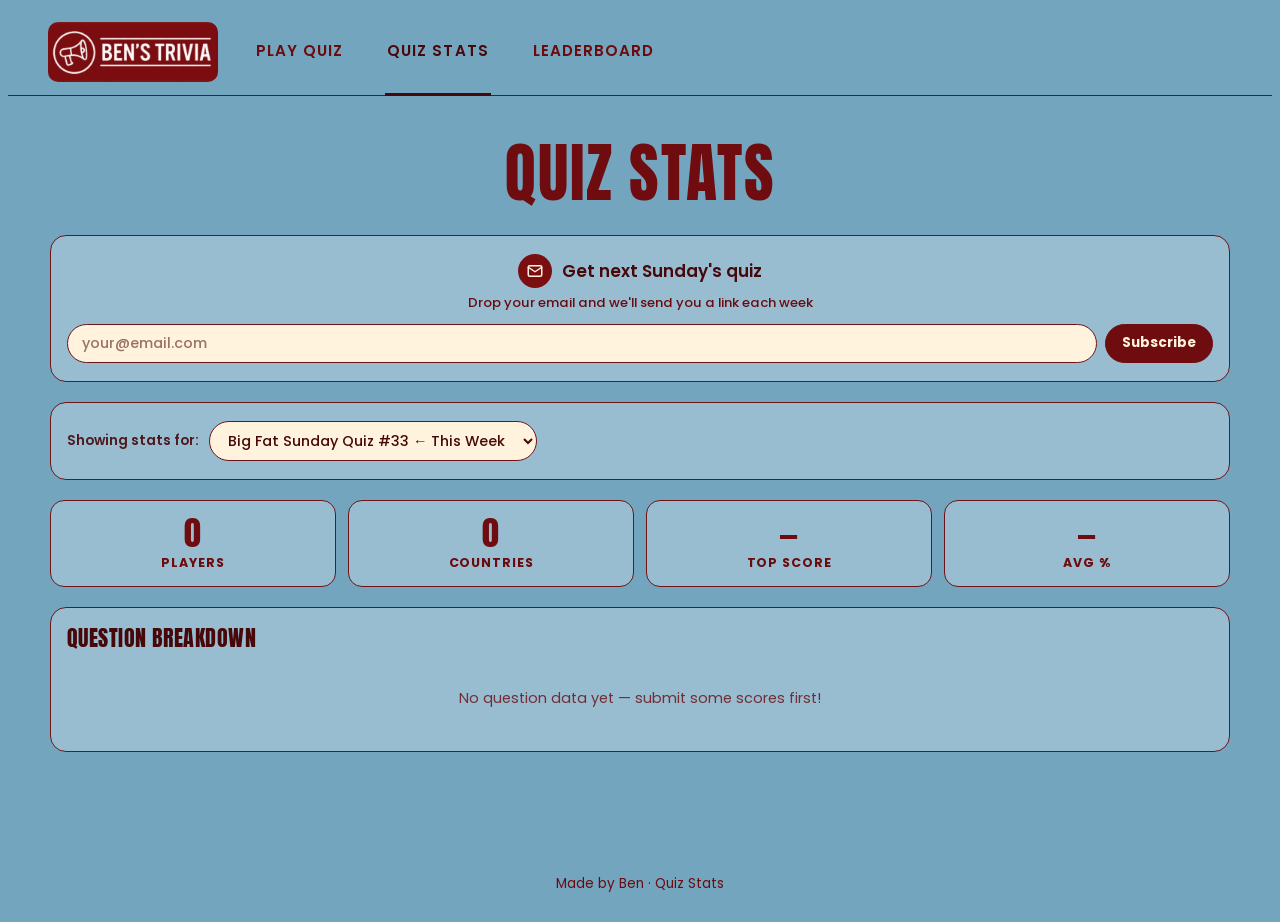
<file: stats.html>
<!DOCTYPE html>
<html lang="en">
<head>
  <!-- Google tag (gtag.js) -->
  <script async src="https://www.googletagmanager.com/gtag/js?id=G-0WY3H0WSHS"></script>
  <script>
    window.dataLayer = window.dataLayer || [];
    function gtag(){dataLayer.push(arguments);}
    gtag('js', new Date());

    gtag('config', 'G-0WY3H0WSHS');
  </script>
  <meta charset="utf-8" />
  <meta name="viewport" content="width=device-width, initial-scale=1" />
  <title>Quiz Stats · Ben's Trivia</title>
  <meta name="robots" content="noindex, nofollow" />
  <link rel="stylesheet" href="style.css" />
  <link rel="icon" href="favicon.ico" sizes="any">
  <link rel="icon" type="image/png" sizes="32x32" href="images/favicon-32.png">
  <link rel="apple-touch-icon" href="images/apple-touch-icon.png">
  <style>
    .global-header {
      position: fixed; top: 0; left: 0; right: 0; z-index: 120;
      padding: 10px 14px 12px;
      background: linear-gradient(90deg, #020713ee, #041831ee);
      backdrop-filter: blur(10px);
      border-bottom: 1px solid rgba(150, 208, 255, 0.3);
    }
    .header-row-top { display: flex; align-items: center; justify-content: space-between; position: relative; }
    .header-logo { height: 52px; width: auto; filter: drop-shadow(0 0 8px var(--neon)) drop-shadow(0 0 18px var(--neon-soft)); }
    .header-row-bottom { margin-top: 6px; text-align: center; }
    .page-title { margin: 0; font-size: 1.1rem; letter-spacing: 0.06em; text-transform: uppercase; color: var(--text); text-shadow: 0 0 8px var(--neon-soft); }
    .global-header #menu-btn {
      background: rgba(0,0,0,.25); border: 1.5px solid var(--neon); color: var(--neon);
      font-size: 1.3rem; padding: 6px 12px; border-radius: 12px; cursor: pointer;
      box-shadow: 0 0 10px var(--neon-soft); transition: .18s;
    }
    .global-header #menu-btn:hover { background: var(--neon); color: #001; }
    .menu-dropdown {
      position: absolute; top: 60px; left: 8px; background: var(--bg2);
      border: 1px solid var(--neon); border-radius: 12px; padding: 6px;
      box-shadow: 0 0 18px var(--neon-soft); min-width: 210px;
      display: none; flex-direction: column; z-index: 200;
    }
    .menu-dropdown a { display: block; padding: 10px 12px; color: var(--text); text-decoration: none; border-radius: 10px; font-size: 0.95rem; white-space: nowrap; }
    .menu-dropdown a:hover { background: var(--neon); color: #001; }

    body { padding-top: 116px; }
    main { display: grid; grid-template-columns: minmax(0, 1fr); justify-items: center; padding: 8px 16px 48px; }
    .stats-shell { width: min(960px, 100%); min-width: 0; display: flex; flex-direction: column; gap: 20px; }
    .table-scroll { overflow-x: auto; -webkit-overflow-scrolling: touch; }
    .lb-nowrap { white-space: nowrap; }
    .lb-fin { text-align: center; font-weight: 600; white-space: nowrap; }
    .lb-pill { display: inline-block; padding: 1px 7px; border-radius: 999px; font-size: 0.68rem; font-weight: 700; letter-spacing: 0.02em; border: 1px solid; white-space: nowrap; }
    .lb-pill-1st { color: #4ade80; background: rgba(74,222,128,0.14); border-color: rgba(74,222,128,0.55); }
    .lb-pill-pb { color: #f87171; background: rgba(248,113,113,0.14); border-color: rgba(248,113,113,0.55); }
    .lb-legend { font-size: 0.72rem; opacity: 0.6; line-height: 1.5; padding: 2px 4px 0; }
    @media (max-width: 480px) { .lb-pill { padding: 1px 5px; font-size: 0.62rem; } }
    .lb-more { margin-top: 8px; padding: 8px 22px; border-radius: 999px; border: 1px solid var(--neon); background: rgba(3,15,34,0.9); color: var(--neon); font-size: 0.85rem; font-weight: 600; cursor: pointer; font-family: inherit; }
    .lb-more:hover { background: var(--neon); color: #001; }
    .lb-table th { white-space: nowrap; }
    .venue-cell { width: 100%; }
    .venue-wrap { display: flex; align-items: center; gap: 8px; line-height: 1.25; }
    .lb-name { width: 100%; max-width: 0; overflow: hidden; text-overflow: ellipsis; white-space: nowrap; }
    @media (max-width: 480px) {
      .lb-table th, .lb-table td { padding-left: 6px; padding-right: 6px; }
      #lb-table th, #lb-table td { padding-left: 4px; padding-right: 4px; }
      #lb-table th { font-size: 0.66rem; letter-spacing: 0.02em; }
      #lb-table td:nth-child(2) { font-size: 1rem !important; }
    }

    .quiz-select-wrap { display: flex; gap: 10px; align-items: center; flex-wrap: wrap; }
    .quiz-select-wrap label { font-size: 0.85rem; opacity: 0.7; }
    select.quiz-picker {
      padding: 8px 14px; border-radius: 999px;
      border: 1px solid rgba(150,208,255,0.6); background: rgba(0,8,18,0.85);
      color: #e9f4ff; font-size: 0.9rem; cursor: pointer; flex: 1;
    }

    .summary-grid { display: grid; grid-template-columns: repeat(4, 1fr); gap: 12px; }
    @media (max-width: 600px) { .summary-grid { grid-template-columns: repeat(2, 1fr); } }
    .stat-card {
      background: radial-gradient(circle at top left, #12335a 0, #020a16 70%);
      border: 1px solid rgba(150,208,255,0.3); border-radius: 14px;
      padding: 14px 16px; text-align: center;
    }
    .stat-card .stat-value { font-size: 1.8rem; font-weight: 700; color: var(--neon-soft); text-shadow: 0 0 8px var(--neon-soft); }
    .stat-card .stat-label { font-size: 0.75rem; opacity: 0.65; text-transform: uppercase; letter-spacing: 0.05em; margin-top: 4px; }

    .section-heading {
      font-size: 0.85rem; font-weight: 600; letter-spacing: 0.06em;
      text-transform: uppercase; color: var(--neon-soft); opacity: 0.8;
      margin: 0 0 10px;
    }

    .question-list { display: flex; flex-direction: column; gap: 10px; }
    .q-row {
      background: rgba(3,15,34,0.7); border-radius: 12px;
      border: 1px solid rgba(150,208,255,0.15); padding: 10px 14px;
    }
    .q-row-top { display: flex; justify-content: space-between; align-items: baseline; gap: 8px; margin-bottom: 6px; }
    .q-text { font-size: 0.88rem; font-weight: 500; flex: 1; }
    .q-pct { font-size: 0.82rem; font-weight: 700; white-space: nowrap; }
    .q-pct.easy { color: var(--good); }
    .q-pct.medium { color: #f5c542; }
    .q-pct.hard { color: var(--bad); }
    .q-bar-outer { height: 6px; border-radius: 999px; background: rgba(150,208,255,0.1); overflow: hidden; }
    .q-bar-inner { height: 100%; border-radius: 999px; transition: width 0.4s ease; }
    .q-bar-inner.easy { background: var(--good); box-shadow: 0 0 8px rgba(56,239,125,0.5); }
    .q-bar-inner.medium { background: #f5c542; box-shadow: 0 0 8px rgba(245,197,66,0.5); }
    .q-bar-inner.hard { background: var(--bad); box-shadow: 0 0 8px rgba(255,66,102,0.5); }
    .q-tag { font-size: 0.68rem; text-transform: uppercase; letter-spacing: 0.05em; opacity: 0.5; }

    .highlight-grid { display: grid; grid-template-columns: 1fr 1fr; gap: 12px; }
    @media (max-width: 500px) { .highlight-grid { grid-template-columns: 1fr; } }
    .highlight-card {
      border-radius: 14px; padding: 14px 16px;
      border: 1px solid rgba(150,208,255,0.2);
    }
    .highlight-card.hardest { background: rgba(255,66,102,0.08); border-color: rgba(255,66,102,0.3); }
    .highlight-card.easiest { background: rgba(56,239,125,0.08); border-color: rgba(56,239,125,0.3); }
    .highlight-label { font-size: 0.72rem; text-transform: uppercase; letter-spacing: 0.06em; opacity: 0.7; margin-bottom: 6px; }
    .highlight-card.hardest .highlight-label { color: var(--bad); }
    .highlight-card.easiest .highlight-label { color: var(--good); }
    .highlight-q { font-size: 0.88rem; font-weight: 500; line-height: 1.4; margin-bottom: 6px; }
    .highlight-pct { font-size: 1.2rem; font-weight: 700; }
    .highlight-card.hardest .highlight-pct { color: var(--bad); }
    .highlight-card.easiest .highlight-pct { color: var(--good); }

    .lb-table { width: 100%; border-collapse: collapse; font-size: 0.85rem; }
    .lb-table th { text-align: left; padding: 6px 10px; color: var(--neon-soft); opacity: 0.7; font-weight: 500; border-bottom: 1px solid rgba(150,208,255,0.15); font-size: 0.75rem; text-transform: uppercase; letter-spacing: 0.05em; }
    .lb-table td { padding: 9px 10px; border-bottom: 1px solid rgba(150,208,255,0.07); }
    .lb-table tr:nth-child(1) td { color: #ffd700; }
    .lb-table tr:nth-child(2) td { color: #c0d8e8; }
    .lb-table tr:nth-child(3) td { color: #e8b87a; }
    /* Weekly movement indicators */
    .mv-cell { white-space: nowrap; width: 1%; }
    .mv { display: inline-block; font-size: 0.75rem; font-weight: 700; letter-spacing: 0.02em; }
    .mv.up { color: #4ade80; }
    .mv.down { color: #f87171; }
    .mv.same { color: #9fb4c8; opacity: 0.8; }
    .mv.new { color: #9fd4ff; border: 1px solid rgba(150,208,255,0.5); border-radius: 999px; padding: 0 5px; font-size: 0.55rem; width: fit-content; }
    .mv-caption { font-size: 0.68rem; font-weight: 600; letter-spacing: 0.08em; text-transform: uppercase; color: var(--neon-soft); opacity: 0.6; margin: 0 0 6px; }

    .card { background: var(--bg2); border: 1px solid rgba(150,208,255,0.2); border-radius: 16px; padding: 18px 16px; }
    .loading-msg { text-align: center; opacity: 0.5; padding: 24px; font-size: 0.9rem; }
    .global-footer { text-align: center; padding: 12px 8px 20px; font-size: 0.85rem; color: var(--neon-soft); opacity: 0.9; }

    .signup-card {
      background: radial-gradient(circle at top left, #12335a 0, #020a16 70%);
      border: 1px solid rgba(150,208,255,0.25);
      border-radius: 16px;
      padding: 18px 16px;
      text-align: center;
    }
    .signup-card .signup-label {
      font-size: 0.78rem; opacity: 0.6; text-transform: uppercase; letter-spacing: 0.08em; margin-bottom: 6px;
    }
    .signup-card .signup-sub {
      font-size: 0.88rem; margin-bottom: 12px; opacity: 0.85;
    }
    .signup-row { display: flex; gap: 8px; justify-content: center; flex-wrap: wrap; }
    .signup-row input[type="email"] {
      flex: 1; min-width: 180px; max-width: 280px; padding: 8px 14px;
      border-radius: 999px; border: 1px solid rgba(150,208,255,0.6);
      background: rgba(0,8,18,0.85); color: #e9f4ff; font-size: 0.9rem;
    }
    .signup-row button {
      padding: 8px 18px; border-radius: 999px; border: 1px solid var(--neon);
      background: rgba(3,15,34,0.9); color: var(--neon); font-size: 0.85rem;
      cursor: pointer; font-weight: 600; white-space: nowrap;
    }
    #stats-signup-status { font-size: 0.8rem; margin-top: 8px; min-height: 18px; }
  </style>
  <link rel="stylesheet" href="theme.css?v=53" />
  <style>
    /* two views on one page: Quiz Stats (default) and Leaderboard (#leaderboard) */
    body.view-lb [data-view="stats"]{display:none!important}
    body:not(.view-lb) [data-view="lb"]{display:none!important}
  </style>
</head>
<body>
  <header class="global-header">
    <div class="header-row-top">
      <button id="menu-btn" aria-label="Open menu">☰</button>
      <picture>
        <source srcset="images/logo.webp" type="image/webp">
        <img src="images/logo.png" class="header-logo" alt="Ben's Trivia Logo" width="147" height="52" fetchpriority="high" style="position:absolute;top:50%;left:50%;transform:translate(-50%,-50%);">
      </picture>
      <div style="width:52px;"></div>
    </div>
    <nav class="menu-dropdown" id="menu-dropdown">
      <a href="/">Play Quiz</a>
      <a href="stats.html" class="active" data-tab="stats">Quiz Stats</a>
      <a href="stats.html#leaderboard" data-tab="lb">Leaderboard</a>
      <a href="venues.html" id="venue-stats-link" style="display:none;">Venues</a>
      <a href="countries.html" id="country-stats-link" style="display:none;">Countries</a>
      <a href="instagram.html" id="instagram-link" style="display:none;">Instagram</a>
      <a href="?nodev" id="exit-dev-link" class="exit-dev" style="display:none;">Exit dev</a>
    </nav>
  </header>
  <div class="header-row-bottom">
    <h1 class="page-title">Quiz Stats</h1>
  </div>

  <main>
    <div class="stats-shell">

      <div class="card signup-card">
        <div class="signup-label"><span class="sig-ic" aria-hidden="true"><svg width="18" height="18" viewBox="0 0 24 24" fill="none" stroke="#FFF3DD" stroke-width="2" stroke-linecap="round" stroke-linejoin="round"><rect x="3" y="5" width="18" height="14" rx="2"/><path d="M3 7l9 6 9-6"/></svg></span>Get next Sunday's quiz</div>
        <div class="signup-sub">Drop your email and we'll send you a link each week</div>
        <div class="signup-row">
          <input id="stats-signup-email" type="email" placeholder="your@email.com" maxlength="100" aria-label="Your email address" />
          <button id="stats-signup-btn">Subscribe</button>
        </div>
        <div id="stats-signup-status"></div>
      </div>

      <div class="card">
        <div class="quiz-select-wrap">
          <label for="quiz-picker">Showing stats for:</label>
          <select class="quiz-picker" id="quiz-picker">
            <option value="">Loading quizzes…</option>
          </select>
        </div>
      </div>

      <div class="summary-grid" id="summary-grid" data-view="stats">
        <div class="stat-card"><div class="stat-value" id="stat-completed">—</div><div class="stat-label">Players</div></div>
        <div class="stat-card"><div class="stat-value" id="stat-countries">—</div><div class="stat-label">Countries</div></div>
        <div class="stat-card"><div class="stat-value" id="stat-top">—</div><div class="stat-label">Top Score</div></div>
        <div class="stat-card"><div class="stat-value" id="stat-avg-pct">—</div><div class="stat-label">Avg %</div></div>
      </div>

      <div class="highlight-grid" id="highlights" data-view="stats" style="display:none;">
        <div class="highlight-card hardest">
          <div class="highlight-label">🔴 Hardest Question</div>
          <div class="highlight-q" id="hardest-q">—</div>
          <div class="highlight-pct" id="hardest-pct">—</div>
        </div>
        <div class="highlight-card easiest">
          <div class="highlight-label">🟢 Easiest Question</div>
          <div class="highlight-q" id="easiest-q">—</div>
          <div class="highlight-pct" id="easiest-pct">—</div>
        </div>
      </div>

      <div class="card" data-view="lb">
        <h2 class="section-heading bsv-oneline" style="display:flex;align-items:center;"><img src="[data-uri]" alt="Ben's Trivia" width="32" height="32" style="width:32px;height:32px;border-radius:50%;vertical-align:middle;margin-right:8px;">Brisbane's Smartest Venue<button type="button" class="bsv-help" aria-label="How Brisbane's Smartest Venue works" aria-haspopup="dialog">?</button></h2>
        <div style="font-size:0.82rem;opacity:0.75;margin:0 0 12px;line-height:1.45;">A 6 week competition running from 18th of October to 28th of November to crown Brisbane's Smartest Venue for 2026. Ranked by average score.</div>
        <div class="mv-caption">Movement vs last Monday</div>
        <div class="table-scroll"><table class="lb-table">
          <thead>
            <tr><th>#</th><th>Venue</th><th>Move</th><th>Avg %</th></tr>
          </thead>
          <tbody id="bsv-body">
            <tr><td colspan="4" class="loading-msg">Loading…</td></tr>
          </tbody>
        </table></div>
      </div>

      <div class="card" data-view="lb">
        <h2 class="section-heading">Top Scores</h2>
        <div class="table-scroll"><table class="lb-table" id="lb-table">
          <thead>
            <tr><th>#</th><th>Flag</th><th>Name</th><th>Date</th><th>Score</th><th>%</th><th>Finishes</th></tr>
          </thead>
          <tbody id="lb-body">
            <tr><td colspan="7" class="loading-msg">Select a quiz above</td></tr>
          </tbody>
        </table></div>
      </div>

      <div class="card" data-view="stats">
        <h2 class="section-heading">Question Breakdown</h2>
        <div class="question-list" id="question-list">
          <div class="loading-msg">Select a quiz above to load stats</div>
        </div>
      </div>

    </div>
  </main>

  <footer class="global-footer">Made by Ben · Quiz Stats</footer>

<script>
const SUPA_URL = "https://cxgndxmvyerwejwyitrf.supabase.co";
const SUPA_KEY = "sb_publishable_LMgLiRKeCPREBMa9r-pEOQ_et-2xo0L";

const DEV_MODE_KEY = "bens-trivia-dev-mode";
if (location.search.includes("nodev")) {
  sessionStorage.removeItem(DEV_MODE_KEY);
} else {
  if (location.search.includes("dev")) sessionStorage.setItem(DEV_MODE_KEY, "1");
  if (sessionStorage.getItem(DEV_MODE_KEY) === "1") {
    document.getElementById("venue-stats-link").style.display = "block";
    document.getElementById("country-stats-link").style.display = "block";
    document.getElementById("instagram-link").style.display = "block";
  (function(){ var x=document.getElementById("exit-dev-link"); if(!x) return;
    x.style.display="block";
    x.addEventListener("click",function(e){ e.preventDefault(); try{ sessionStorage.removeItem("bens-trivia-dev-mode"); }catch(_){} location.replace(location.pathname); });
  })();
  }
}

const menuBtn = document.getElementById("menu-btn");
const menuDropdown = document.getElementById("menu-dropdown");
menuBtn.addEventListener("click", () => {
  menuDropdown.style.display = menuDropdown.style.display === "flex" ? "none" : "flex";
});
document.addEventListener("click", e => {
  if (!menuDropdown.contains(e.target) && !menuBtn.contains(e.target))
    menuDropdown.style.display = "none";
});

/* Convert country code to flag emoji */
function countryFlag(code) {
  if (!code || code.length !== 2) return "";
  return String.fromCodePoint(...[...code.toUpperCase()].map(c => 0x1F1E6 + c.charCodeAt(0) - 65)) + " ";
}

let allQuestions = {};

(async function init() {
  try {
    const res  = await fetch("weekly_quizzes.json");
    const data = await res.json();
    const picker = document.getElementById("quiz-picker");
    picker.innerHTML = '<option value="">— Select a quiz —</option>';

    const base = new Date("2026-04-18T15:00:00Z");
    const diffMs = Date.now() - base.getTime();
    const weekIdx = Math.min(Math.max(Math.floor(diffMs / (7 * 86400000)), 0), data.weekly_quizzes.length - 1);
    const currentTitle = data.weekly_quizzes[weekIdx].title;

    data.weekly_quizzes.forEach(q => {
      if (q.questions.length > 0) {
        allQuestions[q.title] = q.questions;
        const opt = document.createElement("option");
        opt.value = q.title;
        opt.textContent = q.title + (q.title === currentTitle ? " ← This Week" : "");
        picker.appendChild(opt);
      }
    });

    picker.addEventListener("change", () => {
      if (picker.value) loadStats(picker.value);
    });

    if (allQuestions[currentTitle]) {
      picker.value = currentTitle;
      loadStats(currentTitle);
    } else {
      const latest = data.weekly_quizzes.filter(q => q.questions.length > 0).pop();
      if (latest) { picker.value = latest.title; loadStats(latest.title); }
    }
  } catch(err) {
    console.error("Failed to load quiz list:", err);
  }
})();

async function loadStats(quizTitle) {
  document.getElementById("question-list").innerHTML = '<div class="loading-msg">Loading…</div>';
  document.getElementById("lb-body").innerHTML = '<tr><td colspan="7" class="loading-msg">Loading…</td></tr>';
  document.getElementById("highlights").style.display = "none";

  const [lbData, qData, yearData] = await Promise.all([
    fetchLeaderboard(quizTitle),
    fetchQuestionStats(quizTitle),
    fetchYearStats(quizTitle)
  ]);

  renderSummary(lbData, quizTitle, qData);
  renderLeaderboard(lbData, quizTitle);
  renderQuestions(quizTitle, qData, yearData);
}

async function fetchLeaderboard(quizTitle) {
  try {
    const url = `${SUPA_URL}/rest/v1/leaderboard`
      + `?quiz_title=eq.${encodeURIComponent(quizTitle)}`
      + `&select=player_name,score,max_score,percent,submitted_at,country`
      + `&order=score.desc,percent.desc&limit=1000`;
    const res = await fetch(url, { headers: { "apikey": SUPA_KEY, "Authorization": `Bearer ${SUPA_KEY}` } });
    return await res.json();
  } catch { return []; }
}

async function fetchQuestionStats(quizTitle) {
  try {
    const url = `${SUPA_URL}/rest/v1/question_stats_summary`
      + `?quiz_title=eq.${encodeURIComponent(quizTitle)}`
      + `&select=question_id,slot_id,total_count,correct_count`;
    const res = await fetch(url, { headers: { "apikey": SUPA_KEY, "Authorization": `Bearer ${SUPA_KEY}` } });
    return await res.json();
  } catch { return []; }
}

async function fetchYearStats(quizTitle) {
  try {
    const url = `${SUPA_URL}/rest/v1/question_stats_by_points`
      + `?quiz_title=eq.${encodeURIComponent(quizTitle)}`
      + `&select=question_id,points_earned,attempt_count`;
    const res = await fetch(url, { headers: { "apikey": SUPA_KEY, "Authorization": `Bearer ${SUPA_KEY}` } });
    return await res.json();
  } catch { return []; }
}

// "Completed" = number of people who reached the LAST question of the quiz,
// derived from question_stats_summary rather than the leaderboard, since not
// everyone who finishes submits a score. Every completion writes one
// question_stats row per question (one row per answer-slot for multi-text),
// so the last question's total_count is a reliable completions count.
function computeCompletions(quizTitle, qData) {
  const qs = allQuestions[quizTitle] || [];
  if (!qs.length || !qData.length) return null;
  const lastId = qs[qs.length - 1].id;
  const rows = qData.filter(r => r.question_id === lastId);
  if (!rows.length) return null;
  return Math.max(...rows.map(r => r.total_count));
}

function renderSummary(lb, quizTitle, qData) {
  const completions = computeCompletions(quizTitle, qData);
  document.getElementById("stat-completed").textContent = completions === null ? "0" : completions;

  const countries = new Set(lb.map(r => r.country).filter(Boolean)).size;
  document.getElementById("stat-countries").textContent = countries;

  if (!lb.length) {
    document.getElementById("stat-top").textContent = "—";
    document.getElementById("stat-avg-pct").textContent = "—";
    return;
  }
  const players = lb.length;
  const topScore = lb[0].score + " / " + lb[0].max_score;
  const avgPct   = Math.round(lb.reduce((s, r) => s + r.percent, 0) / players) + "%";

  document.getElementById("stat-top").textContent = topScore;
  document.getElementById("stat-avg-pct").textContent = avgPct;
}

const LB_STEP = 20;   // rows added per "See more" click
let lbState = null;
function renderLeaderboard(lb, quizTitle) {
  const tbody = document.getElementById("lb-body");
  if (!lb.length) {
    tbody.innerHTML = '<tr><td colspan="7" class="loading-msg">No scores yet</td></tr>';
    return;
  }
  let ranks = [];
  let currentRank = 0;
  lb.forEach((r, i) => {
    if (i === 0 || r.score !== lb[i-1].score || r.percent !== lb[i-1].percent) {
      currentRank = i;
    }
    ranks.push(currentRank);
  });
  // top 10, plus anyone tied with 10th place
  const initial = lb.filter((r, i) => i < 10 || ranks[i] === ranks[9]).length;
  lbState = { lb, ranks, quizTitle, initial, shown: initial };
  tbody.innerHTML = lbRowsHtml(0, initial) + lbFooterHtml();
  fillFinishes(0, initial);
}

function lbRowsHtml(from, to) {
  const { lb, ranks } = lbState;
  const medals = ["🥇","🥈","🥉"];
  let html = "";
  for (let i = from; i < to; i++) {
    const r = lb[i];
    const rank = ranks[i];
    const medal = medals[rank];
    const suffix = (rank+1) === 1 ? "st" : (rank+1) === 2 ? "nd" : (rank+1) === 3 ? "rd" : "th";
    const rankDisplay = medal || `${rank+1}`;
    const rowStyle = rank <= 2 ? "" : "opacity:0.8;";
    const flag = countryFlag(r.country);
    html += `
      <tr class="${rank <= 2 ? 'lb-top lb-r' + (rank+1) : ''}" style="${rowStyle}">
        <td>${rankDisplay}</td>
        <td style="font-size:1.1rem;">${flag}</td>
        <td class="lb-name" title="${escapeHtml(r.player_name)}">${escapeHtml(r.player_name)}</td>
        <td class="lb-nowrap" style="opacity:0.5;font-size:0.78rem;">${new Date(r.submitted_at).toLocaleDateString('en-AU', { day: 'numeric', month: 'numeric' })}</td>
        <td class="lb-nowrap">${r.score}/${r.max_score}</td>
        <td class="lb-nowrap">${r.percent}%</td>
        <td class="lb-fin" data-i="${i}"></td>
      </tr>
    `;
  }
  return html;
}

function lbFooterHtml() {
  const { lb, shown, initial } = lbState;
  const left = lb.length - shown;
  let btn = "";
  if (left > 0) btn = `<button type="button" class="lb-more" onclick="lbSeeMore()">See more</button>`;
  else if (shown > initial) btn = `<button type="button" class="lb-more" onclick="lbShowLess()">Show less</button>`;
  return `<tr id="lb-footer"><td colspan="7" style="text-align:center;padding:10px 0 4px;"><div style="font-size:0.75rem;opacity:0.5;">Showing ${shown} of ${lb.length} players</div>${btn}<div class="lb-legend" style="margin-top:10px;"><b style="color:#4ade80">1st quiz</b> = first time playing &nbsp;·&nbsp; <b style="color:#f87171">PB</b> = new personal best &nbsp;·&nbsp; number = quizzes finished</div></td></tr>`;
}

function lbSeeMore() {
  if (!lbState) return;
  const tbody = document.getElementById("lb-body");
  const from = lbState.shown;
  const to = Math.min(lbState.lb.length, from + LB_STEP);
  lbState.shown = to;
  document.getElementById("lb-footer").remove();
  tbody.insertAdjacentHTML("beforeend", lbRowsHtml(from, to) + lbFooterHtml());
  fillFinishes(from, to);
}

function lbShowLess() {
  if (!lbState) return;
  renderLeaderboard(lbState.lb, lbState.quizTitle);
  document.getElementById("lb-table").scrollIntoView({ block: "nearest" });
}

// Finishes column: "1st" = first quiz, "PB" = beat their previous best, otherwise number of quizzes finished.
// Matched on player name (case-insensitive); country must match only when both rows have one.
// Only quizzes submitted BEFORE the row's own score count, so old weeks read correctly too.
const lbKey = n => String(n || "").trim().toLowerCase();
async function fillFinishes(from, to) {
  const st = lbState;
  if (!st) return;
  const rows = st.lb.slice(from, to);
  const tbody = document.getElementById("lb-body");
  try {
    const names = [...new Set(rows.map(r => String(r.player_name || "").trim()).filter(Boolean))];
    if (!names.length) return;
    const q = n => '"' + n.replace(/[%_*\\"]/g, "_") + '"';
    const orFilter = "(" + names.map(n => `player_name.ilike.${q(n)}`).join(",") + ")";
    const res = await fetch(`${SUPA_URL}/rest/v1/leaderboard?select=player_name,country,quiz_title,percent,submitted_at&or=${encodeURIComponent(orFilter)}&limit=3000`, { headers: { "apikey": SUPA_KEY, "Authorization": `Bearer ${SUPA_KEY}` } });
    if (!res.ok) return;
    const all = await res.json();
    if (!Array.isArray(all) || lbState !== st) return;   // quiz was switched while this was loading
    const by = {};
    all.forEach(r => { (by[lbKey(r.player_name)] = by[lbKey(r.player_name)] || []).push(r); });
    rows.forEach((r, k) => {
      const cell = tbody.querySelector(`.lb-fin[data-i="${from + k}"]`);
      if (!cell) return;
      const t = new Date(r.submitted_at).getTime();
      const prior = (by[lbKey(r.player_name)] || []).filter(h =>
        h.quiz_title !== st.quizTitle && new Date(h.submitted_at).getTime() < t && (!h.country || !r.country || h.country === r.country));
      if (!prior.length) { cell.innerHTML = '<span class="lb-pill lb-pill-1st" title="First time playing">1st quiz</span>'; return; }
      const best = Math.max(...prior.map(h => h.percent));
      if (r.percent > best) { cell.innerHTML = '<span class="lb-pill lb-pill-pb" title="New personal best">PB</span>'; return; }
      cell.textContent = new Set(prior.map(h => h.quiz_title)).size + 1;
    });
  } catch (e) { /* leave the column blank */ }
}

function renderQuestions(quizTitle, qData, yearData) {
  const qs = allQuestions[quizTitle] || [];
  const list = document.getElementById("question-list");

  if (!qData.length && !yearData.length) {
    list.innerHTML = '<div class="loading-msg">No question data yet — submit some scores first!</div>';
    return;
  }

  // Group summary rows by question_id. Rows with a slot_id (multi-text) are
  // kept as a per-slot breakdown; rows without one are blended into a single
  // correct/total pair (mcq, text-exact, numeric, year, and any leftover
  // pre-migration multi-text rows).
  const byId = {};
  qData.forEach(row => {
    if (!byId[row.question_id]) byId[row.question_id] = { correct: 0, total: 0, slots: [] };
    if (row.slot_id) {
      byId[row.question_id].slots.push({ slot_id: row.slot_id, correct: row.correct_count, total: row.total_count });
    } else {
      byId[row.question_id].correct += row.correct_count;
      byId[row.question_id].total += row.total_count;
    }
  });

  // Group pre-aggregated year-question rows by question_id + points_earned
  // (2 = exact, 1 = within 1 year, 0 = miss). Each row already represents a
  // count via attempt_count, courtesy of question_stats_by_points.
  const yearById = {};
  yearData.forEach(row => {
    if (!yearById[row.question_id]) yearById[row.question_id] = { exact: 0, near: 0, miss: 0, total: 0 };
    const y = yearById[row.question_id];
    const count = row.attempt_count;
    y.total += count;
    if (row.points_earned === 2) y.exact += count;
    else if (row.points_earned === 1) y.near += count;
    else y.miss += count;
  });

  const rows = qs.map(q => {
    const stats = byId[q.id] || { correct: 0, total: 0, slots: [] };
    let pct;
    if (q.type === "year" && yearById[q.id]) {
      const y = yearById[q.id];
      pct = y.total ? Math.round(((y.exact + y.near) / y.total) * 100) : null;
    } else {
      pct = stats.total ? Math.round((stats.correct / stats.total) * 100) : null;
    }
    return { q, stats, pct };
  }).filter(r =>
    r.stats.total > 0 ||
    r.stats.slots.length > 0 ||
    (r.q.type === "year" && yearById[r.q.id])
  );

  if (!rows.length) {
    list.innerHTML = '<div class="loading-msg">No question data yet — submit some scores first!</div>';
    return;
  }

  const withPct = rows.filter(r => r.pct !== null);
  if (withPct.length) {
    const hardest = withPct.reduce((a, b) => a.pct < b.pct ? a : b);
    const easiest = withPct.reduce((a, b) => a.pct > b.pct ? a : b);
    document.getElementById("hardest-q").textContent = hardest.q.text;
    document.getElementById("hardest-pct").textContent = hardest.pct + "% got it right";
    document.getElementById("easiest-q").textContent = easiest.q.text;
    document.getElementById("easiest-pct").textContent = easiest.pct + "% got it right";
    document.getElementById("highlights").style.display = "grid";
  } else {
    document.getElementById("highlights").style.display = "none";
  }

  const sorted = [...rows].sort((a, b) => (a.pct ?? 50) - (b.pct ?? 50));

  list.innerHTML = sorted.map(({ q, stats, pct }) => {
    const difficulty = pct === null ? "medium" : pct >= 70 ? "easy" : pct >= 40 ? "medium" : "hard";
    const displayPct = pct === null ? "—" : pct + "%";

    // Multi-text: show each answer slot as its own percentage bar,
    // with the correct/total counts shown the same way as other question types.
    // Hidden behind a reveal button by default so the answers aren't spoiled
    // for anyone browsing stats before or during the quiz.
    if (q.type === "multi-text" && stats.slots.length) {
      const revealId = `mt-reveal-${q.id}`;
      const slotRows = stats.slots
        .slice()
        .sort((a, b) => (b.total ? b.correct / b.total : 0) - (a.total ? a.correct / a.total : 0))
        .map(s => {
          const sPct = s.total ? Math.round((s.correct / s.total) * 100) : 0;
          const sDiff = sPct >= 70 ? "easy" : sPct >= 40 ? "medium" : "hard";
          const label = s.slot_id.replace(/-/g, " ");
          return `
            <div style="margin-top:6px;">
              <div style="display:flex;justify-content:space-between;font-size:0.8rem;">
                <span style="text-transform:capitalize;opacity:0.85;">${escapeHtml(label)}</span>
                <span class="q-pct ${sDiff}">${sPct}% &nbsp;<span style="opacity:0.5;font-weight:400;">(${s.correct}/${s.total})</span></span>
              </div>
              <div class="q-bar-outer"><div class="q-bar-inner ${sDiff}" style="width:${sPct}%"></div></div>
            </div>`;
        }).join("");
      const attemptsTotal = Math.max(...stats.slots.map(s => s.total));
      return `
        <div class="q-row">
          <div class="q-row-top"><div class="q-text">${escapeHtml(q.text)}</div></div>
          <button class="mt-reveal-btn" id="${revealId}-btn" onclick="toggleMtReveal('${revealId}')"
            style="margin-top:8px;padding:6px 14px;border-radius:999px;border:1px solid rgba(150,208,255,0.4);background:rgba(3,15,34,0.8);color:var(--neon-soft);font-size:0.78rem;cursor:pointer;">
            👁️ Reveal answers
          </button>
          <div id="${revealId}" style="display:none;margin-top:8px;">
            ${slotRows}
          </div>
          <div style="display:flex;justify-content:space-between;margin-top:8px;">
            <span class="q-tag">${q.tag || ""}</span>
            <span class="q-tag">${attemptsTotal} attempts</span>
          </div>

        </div>`;
    }

    // Year: exact% and one-year-away% (mutually exclusive), both derived
    // from the same raw rows as the overall top-bar % (pct, computed above),
    // so all three figures are internally consistent: exact% + one-year-away% = pct.
    if (q.type === "year" && yearById[q.id]) {
      const y = yearById[q.id];
      const yearTotal = y.total;
      const exactPct   = yearTotal ? Math.round((y.exact / yearTotal) * 100) : 0;
      const oneAwayPct = yearTotal ? Math.round((y.near / yearTotal) * 100) : 0;
      return `
        <div class="q-row">
          <div class="q-row-top">
            <div class="q-text">${escapeHtml(q.text)}</div>
            <div class="q-pct ${difficulty}">${displayPct}</div>
          </div>
          <div class="q-bar-outer">
            <div class="q-bar-inner ${difficulty}" style="width:${pct ?? 50}%"></div>
          </div>
          <div style="display:flex;gap:18px;margin-top:8px;font-size:0.85rem;">
            <div><span style="opacity:0.6;">Exact year:</span> <strong class="q-pct easy">${exactPct}%</strong></div>
            <div><span style="opacity:0.6;">One year away:</span> <strong class="q-pct medium">${oneAwayPct}%</strong></div>
          </div>
          <div style="display:flex;justify-content:space-between;margin-top:6px;">
            <span class="q-tag">${q.tag || ""}</span>
            <span class="q-tag">${y.exact + y.near}/${yearTotal} correct</span>
          </div>
        </div>`;
    }

    // Default: unchanged single-bar rendering (mcq, text-exact, numeric)
    return `
      <div class="q-row">
        <div class="q-row-top">
          <div class="q-text">${escapeHtml(q.text)}</div>
          <div class="q-pct ${difficulty}">${displayPct}</div>
        </div>
        <div class="q-bar-outer">
          <div class="q-bar-inner ${difficulty}" style="width:${pct ?? 50}%"></div>
        </div>
        <div style="display:flex;justify-content:space-between;margin-top:4px;">
          <span class="q-tag">${q.tag || ""}</span>
          <span class="q-tag">${stats.correct}/${stats.total} correct</span>
        </div>
      </div>
    `;
  }).join("");
}

function toggleMtReveal(revealId) {
  const panel = document.getElementById(revealId);
  const btn = document.getElementById(`${revealId}-btn`);
  if (!panel || !btn) return;
  const isHidden = panel.style.display === "none";
  panel.style.display = isHidden ? "block" : "none";
  btn.textContent = isHidden ? "🙈 Hide answers" : "👁️ Reveal answers";
}

function escapeHtml(str) {
  return str.replace(/&/g,"&amp;").replace(/</g,"&lt;").replace(/>/g,"&gt;");
}

/* ---- EMAIL SIGNUP ---- */
try { if (localStorage.getItem("bens-trivia-subscribed") === "1") { const c = document.querySelector(".signup-card"); if (c) c.style.display = "none"; } } catch (e) {}
document.getElementById("stats-signup-btn").addEventListener("click", async () => {
  const emailEl = document.getElementById("stats-signup-email");
  const statusEl = document.getElementById("stats-signup-status");
  const email = emailEl.value.trim();
  if (!email || !email.includes("@")) {
    statusEl.style.color = "var(--bad)";
    statusEl.textContent = "Please enter a valid email address.";
    return;
  }
  const btn = document.getElementById("stats-signup-btn");
  btn.disabled = true; btn.textContent = "Subscribing…";
  try {
    const res = await fetch(`${SUPA_URL}/rest/v1/mailing_list`, {
      method: "POST",
      headers: { "apikey": SUPA_KEY, "Authorization": `Bearer ${SUPA_KEY}`, "Content-Type": "application/json", "Prefer": "return=minimal" },
      body: JSON.stringify({ email })
    });
    if (res.ok) {
      statusEl.style.color = "var(--good)";
      statusEl.textContent = "✓ You're subscribed! Sending you this week's quiz now... (check your spam if you don't see it)";
      try { localStorage.setItem("bens-trivia-subscribed", "1"); } catch (e) {}
      emailEl.style.display = "none"; btn.style.display = "none";
      fetch(`${SUPA_URL}/functions/v1/smooth-action/send-one`, {
        method: "POST",
        headers: { "Content-Type": "application/json", "Authorization": `Bearer ${SUPA_KEY}`, "apikey": SUPA_KEY },
        body: JSON.stringify({ email })
      });
    } else if (res.status === 409) {
      statusEl.style.color = "#f5c542";
      statusEl.textContent = "You're already subscribed!";
      try { localStorage.setItem("bens-trivia-subscribed", "1"); } catch (e) {}
      btn.disabled = false; btn.textContent = "Subscribe";
    } else {
      statusEl.style.color = "var(--bad)";
      statusEl.textContent = "Something went wrong. Try again.";
      btn.disabled = false; btn.textContent = "Subscribe";
    }
  } catch(e) {
    statusEl.style.color = "var(--bad)";
    statusEl.textContent = "Could not connect. Check your internet.";
    btn.disabled = false; btn.textContent = "Subscribe";
  }
});

document.getElementById("stats-signup-email").addEventListener("keydown", e => {
  if (e.key === "Enter") document.getElementById("stats-signup-btn").click();
});
const VENUE_LOGOS = {
  "xxxx-brewery": "[data-uri]",
  "the-german-club": "[data-uri]",
  "sea-legs": "[data-uri]",
  "x-golf": "[data-uri]",
  "the-brisbane-channel": "[data-uri]",
  "soapbox-brewery": "[data-uri]"
};
VENUE_LOGOS["x-golf-south-bank"] = VENUE_LOGOS["x-golf"];

/* ---- BRISBANE'S SMARTEST VENUE ---- */
// Counts scores from midnight 17 October 2026 (Brisbane time), no end date
const BSV_START = "2026-10-17T00:00:00+10:00";
const VENUE_NAMES = { "xxxx-brewery": "XXXX Brewery", "the-brisbane-channel": "THE Brisbane Channel" };
(async function loadVenueCard() {
  const body = document.getElementById("bsv-body");
  const slugify = s => String(s || "").trim().toLowerCase().replace(/[^a-z0-9]+/g, "-").replace(/^-+|-+$/g, "");
  const pretty = slug => VENUE_NAMES[slug] || slug.replace(/-/g, " ").replace(/\b\w/g, c => c.toUpperCase());
  try {
    const since = encodeURIComponent(new Date(BSV_START).toISOString());
    let rows = [], from = 0;
    while (true) {
      const res = await fetch(`${SUPA_URL}/rest/v1/venue_scores?select=venue,percent,created_at&created_at=gte.${since}`, {
        headers: { "apikey": SUPA_KEY, "Authorization": `Bearer ${SUPA_KEY}`, "Range": `${from}-${from + 999}` }
      });
      const page = await res.json();
      if (!Array.isArray(page) || !page.length) break;
      rows = rows.concat(page);
      if (page.length < 1000) break;
      from += 1000;
    }
    if (!rows.length) { body.innerHTML = '<tr><td colspan="4" class="loading-msg">No venue scores yet</td></tr>'; return; }
    // Rank venues by average score (ties: more quizzes first, then name, so the order is stable)
    const rankVenues = list => {
      const by = {};
      list.forEach(r => { if (!r.venue) return; (by[r.venue] = by[r.venue] || { total: 0, n: 0 }); by[r.venue].total += r.percent; by[r.venue].n += 1; });
      return Object.keys(by).map(v => ({ venue: v, avg: by[v].total / by[v].n, n: by[v].n }))
        .sort((a, b) => (b.avg - a.avg) || (b.n - a.n) || a.venue.localeCompare(b.venue));
    };
    // 12:00 AM last Monday, Brisbane time (UTC+10, no daylight saving)
    const OFFSET = 10 * 3600 * 1000, nb = new Date(Date.now() + OFFSET);
    const monday = Date.UTC(nb.getUTCFullYear(), nb.getUTCMonth(), nb.getUTCDate() - ((nb.getUTCDay() + 6) % 7)) - OFFSET;
    const venues = rankVenues(rows);
    // Baseline = rankings as they stood at that moment, worked out from each score's timestamp (nothing to save)
    const baseRank = {};
    // Last Monday's standings, entered by hand from Ben's screenshot. Update this list each Monday.
    // If it's empty, the baseline is worked out from the score timestamps instead.
    const LAST_MONDAY_SNAPSHOT = [
      "the-german-club",       // 1st, 73%
      "soapbox-brewery",       // 2nd, 68%
      "xxxx-brewery",          // 3rd, 67%
      "x-golf",                // 4th, 65%
      "sea-legs",              // 5th, 57%
      "the-brisbane-channel",  // 6th, 38%
    ];
    if (LAST_MONDAY_SNAPSHOT.length) {
      const snapRank = {};
      LAST_MONDAY_SNAPSHOT.forEach((slug, i) => { snapRank[slug] = i + 1; });
      const snapAlias = { "x-golf-south-bank": "x-golf" };
      venues.forEach(v => { const k = slugify(v.venue), r = snapRank[snapAlias[k] || k]; if (r) baseRank[v.venue] = r; });
    } else {
      rankVenues(rows.filter(r => new Date(r.created_at).getTime() < monday)).forEach((v, i) => { baseRank[v.venue] = i + 1; });
    }
    // Compare only venues already on the board, so a brand-new venue doesn't make others look like they dropped
    let liveRank = 0;
    venues.forEach(v => {
      if (baseRank[v.venue] === undefined) { v.move = null; return; }
      liveRank += 1; v.move = baseRank[v.venue] - liveRank;
    });
    const badge = m => m === null ? '<span class="mv new" title="New since last Monday">NEW</span>'
      : m > 0 ? `<span class="mv up" title="Up ${m} since last Monday">&#9650; ${m}</span>`
      : m < 0 ? `<span class="mv down" title="Down ${-m} since last Monday">&#9660; ${-m}</span>`
      : '<span class="mv same" title="No change since last Monday">&mdash;</span>';
    const medals = ["🥇","🥈","🥉"];
    body.innerHTML = venues.map((v, i) => {
      const logo = VENUE_LOGOS[slugify(v.venue)];
      const img = logo ? `<img src="${logo}" alt="" width="28" height="28" loading="lazy" style="width:28px;height:28px;border-radius:50%;flex:none;">` : "";
      return `<tr class="${i < 3 ? 'lb-top lb-r' + (i+1) : ''}"><td>${medals[i] || (i + 1)}</td><td class="venue-cell"><span class="venue-wrap">${img}<span>${escapeHtml(pretty(v.venue))}</span></span></td><td class="mv-cell">${badge(v.move)}</td><td class="lb-nowrap">${Math.round(v.avg)}%</td></tr>`;
    }).join("");
  } catch (err) {
    body.innerHTML = '<tr><td colspan="4" class="loading-msg">Could not load venues.</td></tr>';
  }
})();
</script>

<!-- Brisbane's Smartest Venue: rules bubble -->
<style>
.bsv-help{display:inline-flex;align-items:center;justify-content:center;width:22px;height:22px;margin-left:8px;padding:0;border-radius:50%;border:1px solid rgba(150,208,255,.6);background:rgba(80,170,255,.12);color:#9fd4ff;font:700 13px/1 inherit;font-family:inherit;cursor:pointer;vertical-align:middle;-webkit-tap-highlight-color:transparent;}
.bsv-help:hover,.bsv-help:focus-visible{background:#9fd4ff;color:#001;outline:none;}
#bsv-rules-overlay{position:fixed;inset:0;z-index:100000;display:none;align-items:center;justify-content:center;padding:16px;background:rgba(0,6,16,.78);}
#bsv-rules-overlay.open{display:flex;}
#bsv-rules-box{position:relative;width:100%;max-width:440px;max-height:calc(100vh - 32px);overflow-y:auto;box-sizing:border-box;padding:22px 20px 20px;border-radius:14px;background:#0b1624;color:#e6f1ff;border:1px solid rgba(150,208,255,.35);box-shadow:0 0 28px rgba(80,170,255,.25);text-align:left;font-size:.9rem;line-height:1.5;}
#bsv-rules-box h3{margin:0 30px 12px 0;font-size:1.05rem;color:#9fd4ff;letter-spacing:.02em;}
#bsv-rules-box ol{margin:0 0 14px;padding-left:20px;}
#bsv-rules-box li{margin:0 0 9px;}
#bsv-rules-box .bsv-rules-note{margin:0;padding-top:12px;border-top:1px solid rgba(150,208,255,.15);font-size:.8rem;opacity:.75;}
#bsv-rules-close{position:absolute;top:10px;right:10px;width:32px;height:32px;padding:0;display:flex;align-items:center;justify-content:center;border-radius:50%;border:1px solid rgba(150,208,255,.35);background:transparent;color:#9fd4ff;cursor:pointer;}
#bsv-rules-close:hover,#bsv-rules-close:focus-visible{background:#9fd4ff;color:#001;outline:none;}
</style>
<div id="bsv-rules-overlay" role="dialog" aria-modal="true" aria-labelledby="bsv-rules-h">
  <div id="bsv-rules-box">
    <button type="button" id="bsv-rules-close" aria-label="Close"><svg width="14" height="14" viewBox="0 0 14 14" aria-hidden="true" focusable="false"><path d="M2 2 L12 12 M12 2 L2 12" fill="none" stroke="currentColor" stroke-width="2" stroke-linecap="round"/></svg></button>
    <h3 id="bsv-rules-h">How Brisbane's Smartest Venue works</h3>
    <ol>
      <li><b>Pick your venue.</b> Scan the QR code at the venue to play for it. A "Playing for" badge at the top of the page confirms it.</li>
      <li><b>Play the weekly quiz.</b> Complete the 25 question quiz and submit your score. Only your first score each week counts.</li>
      <li><b>Venues are ranked by average score.</b> Every counted score at a venue is averaged into a percentage.</li>
      <li><b>30 completed quizzes to be eligible.</b> A venue needs at least 30 completed quizzes across the 6 weeks to qualify for the title.</li>
      <li><b>The winner is crowned on the 1st of December 2026.</b> The qualifying venue with the highest average wins.</li>
    </ol>
    <p class="bsv-rules-note">Runs 18th of October to 28th of November 2026.</p>
  </div>
</div>
<script>
(function(){
  var ov=document.getElementById("bsv-rules-overlay"); if(!ov) return;
  var lastBtn=null;
  function open(b){lastBtn=b;ov.classList.add("open");var c=document.getElementById("bsv-rules-close");if(c)c.focus();}
  function close(){ov.classList.remove("open");if(lastBtn)lastBtn.focus();}
  document.addEventListener("click",function(e){
    var b=e.target.closest&&e.target.closest(".bsv-help");
    if(b){e.preventDefault();e.stopPropagation();open(b);return;}
    if(e.target===ov||(e.target.closest&&e.target.closest("#bsv-rules-close")))close();
  });
  document.addEventListener("keydown",function(e){if(e.key==="Escape"&&ov.classList.contains("open"))close();});
})();
</script>

<!-- Brisbane's Smartest Venue: keep the title on one line -->
<style>
.bsv-oneline{white-space:nowrap;width:0;min-width:100%;box-sizing:border-box;}
.bsv-oneline img{width:28px!important;height:28px!important;margin-right:6px!important;flex:none;}
.bsv-oneline .bsv-help{margin-left:6px;flex:none;}
</style>
<script>
(function(){
  var els=[].slice.call(document.querySelectorAll(".bsv-oneline"));
  if(!els.length) return;
  function fit(el){
    if(!el.clientWidth) return;
    el.style.fontSize="";
    var fs=parseFloat(getComputedStyle(el).fontSize);
    while(el.scrollWidth>el.clientWidth && fs>10){fs-=0.5;el.style.fontSize=fs+"px";}
  }
  function fitAll(){els.forEach(fit);}
  if("ResizeObserver" in window){
    var ro=new ResizeObserver(function(es){es.forEach(function(e){fit(e.target);});});
    els.forEach(function(el){ro.observe(el);});
  }
  window.addEventListener("resize",fitAll);
  window.addEventListener("load",fitAll);
  if(document.fonts&&document.fonts.ready)document.fonts.ready.then(fitAll);
  fitAll();
})();
</script>
<script>
(function(){
  var h=document.querySelector(".global-header"); if(!h) return;
  function pad(){ document.body.style.paddingTop=(h.offsetHeight+12)+"px"; }
  pad(); window.addEventListener("resize",pad); window.addEventListener("load",pad);
})();
</script>
<script>
(function(){
  var TITLES={stats:'Quiz Stats',lb:'Leaderboard'};
  function view(){return location.hash==='#leaderboard'?'lb':'stats';}
  function apply(){
    var v=view(), b=document.body;
    b.classList.toggle('view-lb',v==='lb'); b.classList.toggle('view-stats',v==='stats');
    var lab=document.querySelector('label[for="quiz-picker"]'); if(lab) lab.textContent=v==='lb'?'Top scores for:':'Showing stats for:';
    var h=document.querySelector('.page-title'); if(h) h.textContent=TITLES[v];
    document.title=(v==='lb'?'Leaderboard':'Quiz Stats')+" \u00B7 Ben's Trivia";
    document.querySelectorAll('#menu-dropdown a[data-tab]').forEach(function(a){a.classList.toggle('active',a.getAttribute('data-tab')===v);});
  }
  document.querySelectorAll('#menu-dropdown a[data-tab]').forEach(function(a){
    a.addEventListener('click',function(e){
      e.preventDefault();
      history.pushState(null,'',a.getAttribute('data-tab')==='lb'?'stats.html#leaderboard':'stats.html');
      apply(); window.scrollTo(0,0);
    });
  });
  window.addEventListener('popstate',apply); window.addEventListener('hashchange',apply);
  apply();
})();
</script>
<script>
/* Sticky menu: the logo + menu bar stays on screen. On phones it slides away when you scroll down and back when you scroll up. */
(function(){
  var h=document.querySelector(".global-header"); if(!h) return;
  var lastY=window.pageYOffset||0, ticking=false;
  function onScroll(){
    var y=window.pageYOffset||0;
    h.classList.toggle("is-stuck",y>8);
    if(window.innerWidth<900){
      if(y>lastY+6&&y>140) h.classList.add("nav-hidden");
      else if(y<lastY-6||y<60) h.classList.remove("nav-hidden");
    } else h.classList.remove("nav-hidden");
    lastY=y; ticking=false;
  }
  window.addEventListener("scroll",function(){ if(!ticking){ ticking=true; requestAnimationFrame(onScroll); } },{passive:true});
})();
</script>
</body>
</html>
</file>
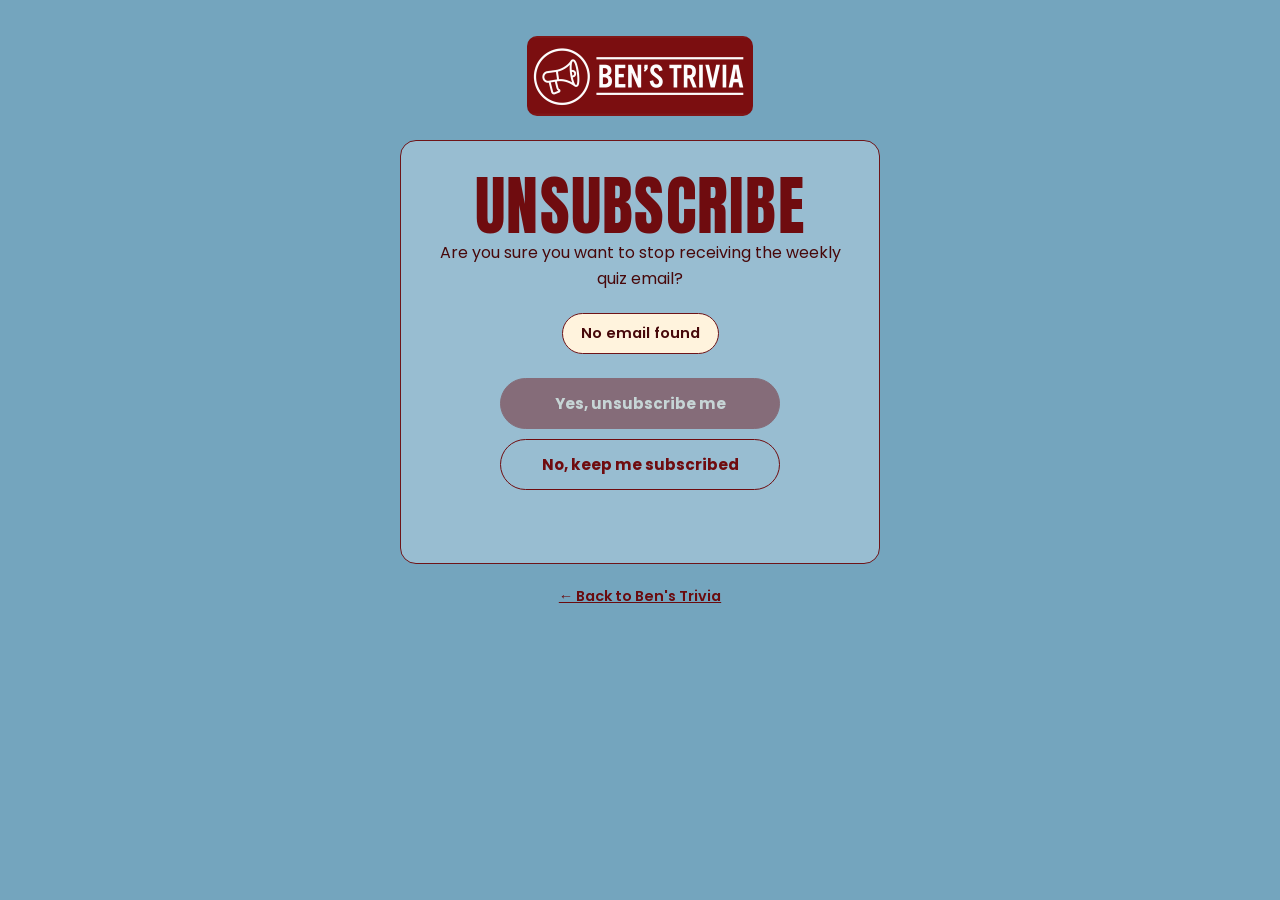
<file: unsubscribe.html>
<!DOCTYPE html>
<html lang="en">
<head>
  <meta charset="utf-8" />
  <meta name="viewport" content="width=device-width, initial-scale=1" />
  <meta name="robots" content="noindex" />
  <title>Unsubscribe | Ben's Trivia</title>
  <link rel="icon" href="favicon.ico" sizes="any">
  <link rel="icon" type="image/png" sizes="32x32" href="images/favicon-32.png">
  <link rel="apple-touch-icon" href="images/apple-touch-icon.png">
  <style>
    body { margin: 0; min-height: 100vh; }
    .wrap { max-width: 480px; margin: 0 auto; padding: 36px 16px 48px; text-align: center; }
    .wrap img.logo { display: block; margin: 0 auto 24px; width: 226px; height: auto; border-radius: 10px; }
    .card { padding: 32px 24px; }
    h1 { margin: 0 0 12px; font-size: 1.8rem; }
    .sub { line-height: 1.6; margin: 0 0 22px; }
    .email-display { display: inline-block; max-width: 100%; box-sizing: border-box; margin: 0 0 24px; padding: 9px 18px; border-radius: 999px; font-weight: 600; font-size: .92rem; overflow-wrap: anywhere; background: #FFF3DD; border: 1px solid #6E1418; color: #47080A; }
    .buttons { display: flex; flex-direction: column; align-items: center; gap: 10px; }
    .buttons button { width: 100%; max-width: 280px; padding: 13px 28px; border-radius: 999px; font-size: .95rem; cursor: pointer; font-weight: 700; }
    .btn-stay { background: transparent !important; color: #6F0C0F !important; border: 1.5px solid #6F0C0F !important; }
    .btn-stay:hover { background: rgba(111,12,15,.08) !important; }
    button:disabled { opacity: .5; cursor: default; }
    .status { margin-top: 18px; min-height: 1.4em; font-weight: 600; }
    .status.error { color: #8A150E; }
    .footer-link { margin-top: 22px; font-size: .9rem; }
    .footer-link a { font-weight: 600; }
  </style>
  <link rel="stylesheet" href="theme.css?v=53">
</head>
<body>
  <div class="wrap">
    <a href="/"><img class="logo" src="images/logo.png" alt="Ben's Trivia" width="226" height="80"></a>
    <div class="card">
      <h1 class="page-title" id="title">Unsubscribe</h1>
      <p class="sub" id="subtitle">Are you sure you want to stop receiving the weekly quiz email?</p>
      <div class="email-display" id="email-display">Loading…</div>
      <div class="buttons" id="buttons">
        <button class="btn-submit-score" id="btn-unsub">Yes, unsubscribe me</button>
        <button class="btn-stay" id="btn-stay" onclick="window.location='https://benstrivia.com/'">No, keep me subscribed</button>
      </div>
      <div class="status" id="status" role="status"></div>
    </div>
    <div class="footer-link"><a href="https://benstrivia.com/">&larr; Back to Ben's Trivia</a></div>
  </div>

<script>
const SUPA_KEY = "sb_publishable_LMgLiRKeCPREBMa9r-pEOQ_et-2xo0L";

const params = new URLSearchParams(window.location.search);
const email = (params.get("email") || "").trim();

const emailDisplay = document.getElementById("email-display");
const statusEl = document.getElementById("status");

if (email) {
  emailDisplay.textContent = email;
} else {
  emailDisplay.textContent = "No email found";
  document.getElementById("btn-unsub").disabled = true;
}

document.getElementById("btn-unsub").addEventListener("click", async () => {
  if (!email) return;
  const btn = document.getElementById("btn-unsub");
  btn.disabled = true;
  btn.textContent = "Unsubscribing…";
  statusEl.textContent = ""; statusEl.className = "status";

  try {
    const res = await fetch(
      "https://cxgndxmvyerwejwyitrf.supabase.co/functions/v1/smooth-action/unsubscribe",
      {
        method: "POST",
        headers: { "Content-Type": "application/json", "Authorization": "Bearer " + SUPA_KEY, "apikey": SUPA_KEY },
        body: JSON.stringify({ email })
      }
    );
    if (!res.ok) throw new Error("Failed");
    document.getElementById("title").textContent = "You're unsubscribed";
    document.getElementById("subtitle").textContent = "Sorry to see you go! You won't receive any more quiz emails.";
    document.getElementById("buttons").style.display = "none";
    statusEl.textContent = "Successfully unsubscribed.";
  } catch (e) {
    btn.disabled = false;
    btn.textContent = "Yes, unsubscribe me";
    statusEl.className = "status error";
    statusEl.textContent = "Something went wrong. Please try again.";
  }
});
</script>
</body>
</html>
</file>
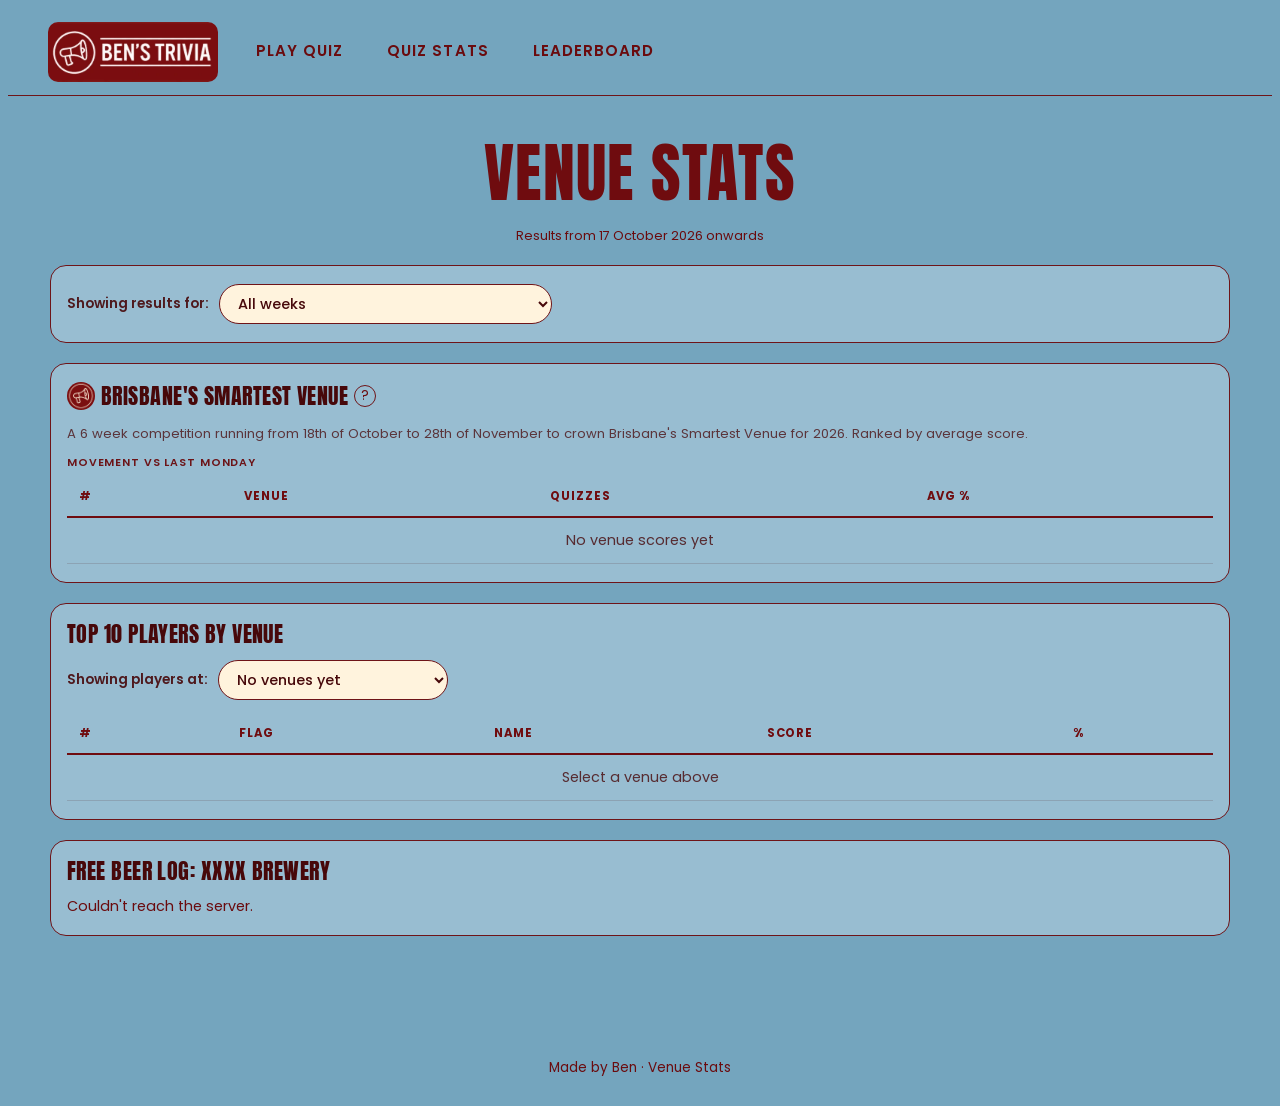
<file: venues.html>
<!DOCTYPE html>
<html lang="en">
<head>
  <!-- Google tag (gtag.js) -->
  <script async src="https://www.googletagmanager.com/gtag/js?id=G-0WY3H0WSHS"></script>
  <script>
    window.dataLayer = window.dataLayer || [];
    function gtag(){dataLayer.push(arguments);}
    gtag('js', new Date());

    gtag('config', 'G-0WY3H0WSHS');
  </script>
  <meta charset="utf-8" />
  <meta name="viewport" content="width=device-width, initial-scale=1" />
  <title>Venue Leaderboard · Ben's Trivia</title>
  <meta name="robots" content="noindex, nofollow" />
  <link rel="stylesheet" href="style.css" />
  <link rel="icon" href="favicon.ico" sizes="any">
  <link rel="icon" type="image/png" sizes="32x32" href="images/favicon-32.png">
  <link rel="apple-touch-icon" href="images/apple-touch-icon.png">
  <style>
    .global-header {
      position: fixed; top: 0; left: 0; right: 0; z-index: 120;
      padding: 10px 14px 12px;
      background: linear-gradient(90deg, #020713ee, #041831ee);
      backdrop-filter: blur(10px);
      border-bottom: 1px solid rgba(150, 208, 255, 0.3);
    }
    .header-row-top { display: flex; align-items: center; justify-content: space-between; position: relative; }
    .header-logo { height: 52px; width: auto; filter: drop-shadow(0 0 8px var(--neon)) drop-shadow(0 0 18px var(--neon-soft)); }
    .header-row-bottom { margin-top: 6px; text-align: center; }
    .page-title { margin: 0; font-size: 1.1rem; letter-spacing: 0.06em; text-transform: uppercase; color: var(--text); text-shadow: 0 0 8px var(--neon-soft); }
    .global-header #menu-btn {
      background: rgba(0,0,0,.25); border: 1.5px solid var(--neon); color: var(--neon);
      font-size: 1.3rem; padding: 6px 12px; border-radius: 12px; cursor: pointer;
      box-shadow: 0 0 10px var(--neon-soft); transition: .18s;
    }
    .global-header #menu-btn:hover { background: var(--neon); color: #001; }
    .menu-dropdown {
      position: absolute; top: 60px; left: 8px; background: var(--bg2);
      border: 1px solid var(--neon); border-radius: 12px; padding: 6px;
      box-shadow: 0 0 18px var(--neon-soft); min-width: 210px;
      display: none; flex-direction: column; z-index: 200;
    }
    .menu-dropdown a { display: block; padding: 10px 12px; color: var(--text); text-decoration: none; border-radius: 10px; font-size: 0.95rem; white-space: nowrap; }
    .menu-dropdown a:hover { background: var(--neon); color: #001; }

    body { padding-top: 130px; }
    main { display: grid; place-items: center; padding: 24px 16px 48px; }
    .stats-shell { width: min(960px, 100%); display: flex; flex-direction: column; gap: 20px; }

    .card { background: var(--bg2); border: 1px solid rgba(150,208,255,0.2); border-radius: 16px; padding: 18px 16px; }
    .section-heading {
      font-size: 0.85rem; font-weight: 600; letter-spacing: 0.06em;
      text-transform: uppercase; color: var(--neon-soft); opacity: 0.8;
      margin: 0 0 10px;
    }
    .loading-msg { text-align: center; opacity: 0.5; padding: 24px; font-size: 0.9rem; }

    .lb-table { width: 100%; border-collapse: collapse; font-size: 0.85rem; }
    .lb-table th { text-align: left; padding: 6px 10px; color: var(--neon-soft); opacity: 0.7; font-weight: 500; border-bottom: 1px solid rgba(150,208,255,0.15); font-size: 0.75rem; text-transform: uppercase; letter-spacing: 0.05em; }
    .lb-table td { padding: 9px 10px; border-bottom: 1px solid rgba(150,208,255,0.07); }
    .lb-table tr:nth-child(1) td { color: #ffd700; }
    .lb-table tr:nth-child(2) td { color: #c0d8e8; }
    .lb-table tr:nth-child(3) td { color: #e8b87a; }

    .venue-select-wrap { display: flex; gap: 10px; align-items: center; flex-wrap: wrap; }
    .venue-select-wrap label { font-size: 0.85rem; opacity: 0.7; }
    select.venue-picker {
      padding: 8px 14px; border-radius: 999px;
      border: 1px solid rgba(150,208,255,0.6); background: rgba(0,8,18,0.85);
      color: #e9f4ff; font-size: 0.9rem; cursor: pointer; flex: 1;
    }

    /* Weekly movement indicators */
    .rank-cell { white-space: nowrap; line-height: 1.25; }
    .rank-cell .mv { display: block; margin: 2px 0 0; }
    .rank-cell .rk { display: inline-block; min-width: 1.6em; }
    .mv { display: inline-block; margin-left: 0; font-size: 0.7rem; font-weight: 700; letter-spacing: 0.02em; vertical-align: middle; }
    .mv.up { color: #4ade80; }
    .mv.down { color: #f87171; }
    .mv.same { color: #9fb4c8; opacity: 0.8; }
    .mv.new { color: #9fd4ff; border: 1px solid rgba(150,208,255,0.5); border-radius: 999px; padding: 0 5px; font-size: 0.55rem; width: fit-content; }
    .mv-caption { font-size: 0.68rem; font-weight: 600; letter-spacing: 0.08em; text-transform: uppercase; color: var(--neon-soft); opacity: 0.6; margin: 0 0 6px; }
    .month-label { text-align: center; font-size: 0.8rem; opacity: 0.6; margin-top: -8px; }
    .global-footer { text-align: center; padding: 12px 8px 20px; font-size: 0.85rem; color: var(--neon-soft); opacity: 0.9; }
  </style>
  <link rel="stylesheet" href="theme.css?v=55" />
</head>
<body>
  <header class="global-header">
    <div class="header-row-top">
      <button id="menu-btn" aria-label="Open menu">☰</button>
      <picture>
        <source srcset="images/logo.webp" type="image/webp">
        <img src="images/logo.png" class="header-logo" alt="Ben's Trivia Logo" width="147" height="52" fetchpriority="high" style="position:absolute;top:50%;left:50%;transform:translate(-50%,-50%);">
      </picture>
      <div style="width:52px;"></div>
    </div>
    <nav class="menu-dropdown" id="menu-dropdown">
      <a href="/">Play Quiz</a>
      <a href="stats.html">Quiz Stats</a>
      <a href="stats.html#leaderboard">Leaderboard</a>
      <a href="venues.html" id="venue-stats-link" class="active" style="display:none;">Venues</a>
      <a href="countries.html" id="country-stats-link" style="display:none;">Countries</a>
      <a href="instagram.html" id="instagram-link" style="display:none;">Instagram</a>
      <a href="?nodev" id="exit-dev-link" class="exit-dev" style="display:none;">Exit dev</a>
    </nav>
  </header>
  <div class="header-row-bottom">
    <h1 class="page-title">Venue Stats</h1>
  </div>

  <main>
    <div class="stats-shell">

      <div class="month-label" id="month-label">—</div>

      <div class="card">
        <div class="venue-select-wrap">
          <label for="week-picker">Showing results for:</label>
          <select class="venue-picker" id="week-picker">
            <option value="0">All weeks</option>
          </select>
        </div>
      </div>

      <div class="card">
        <h2 class="section-heading bsv-oneline" style="display:flex;align-items:center;"><img src="[data-uri]" alt="Ben's Trivia" width="32" height="32" style="width:32px;height:32px;border-radius:50%;vertical-align:middle;margin-right:8px;">Brisbane's Smartest Venue<button type="button" class="bsv-help" aria-label="How Brisbane's Smartest Venue works" aria-haspopup="dialog">?</button></h2>
        <div style="font-size:0.82rem;opacity:0.75;margin:0 0 12px;line-height:1.45;">A 6 week competition running from 18th of October to 28th of November to crown Brisbane's Smartest Venue for 2026. Ranked by average score.</div>
        <div class="mv-caption" id="mv-caption">Movement vs last Monday</div>
        <table class="lb-table">
          <thead>
            <tr><th>#</th><th>Venue</th><th>Quizzes</th><th>Avg %</th></tr>
          </thead>
          <tbody id="venue-lb-body">
            <tr><td colspan="4" class="loading-msg">Loading…</td></tr>
          </tbody>
        </table>
      </div>

      <div class="card">
        <h2 class="section-heading">Top 10 Players by Venue</h2>
        <div class="venue-select-wrap" style="margin-bottom:14px;">
          <label for="venue-picker">Showing players at:</label>
          <select class="venue-picker" id="venue-picker">
            <option value="">Loading venues…</option>
          </select>
        </div>
        <table class="lb-table">
          <thead>
            <tr><th>#</th><th>Flag</th><th>Name</th><th>Score</th><th>%</th></tr>
          </thead>
          <tbody id="venue-players-body">
            <tr><td colspan="5" class="loading-msg">Select a venue above</td></tr>
          </tbody>
        </table>
      </div>

      <div class="card" id="beer-card">
        <h2 class="section-heading">Free Beer Log: XXXX Brewery</h2>
        <div class="beer-msg" id="beer-msg">Loading…</div>
        <div id="beer-body" hidden>
          <div class="beer-summary" id="beer-summary"></div>
          <table class="lb-table beer-table">
            <thead><tr><th>Week</th><th>Status</th><th>Name</th><th>Time</th></tr></thead>
            <tbody id="beer-rows"></tbody>
          </table>
          <div class="beer-note">Times are Brisbane time. "No name" means the winner didn't put a name on the leaderboard.</div>
        </div>
      </div>

    </div>
  </main>

  <footer class="global-footer">Made by Ben · Venue Stats</footer>

<script>
const SUPA_URL = "https://cxgndxmvyerwejwyitrf.supabase.co";
const SUPA_KEY = "sb_publishable_LMgLiRKeCPREBMa9r-pEOQ_et-2xo0L";

// Only count results from this moment onwards (midnight, 17 October 2026, Brisbane time)
const LEADERBOARD_START = "2026-10-17T00:00:00+10:00";
const LEADERBOARD_START_LABEL = "17 October 2026";
// Columns the leaderboard table might use for when a score was submitted (first one that exists is used)
const DATE_COLUMN_CANDIDATES = ["submitted_at", "created_at"];
let dateColumn = null;

async function detectDateColumn() {
  for (const col of DATE_COLUMN_CANDIDATES) {
    try {
      const res = await fetch(`${SUPA_URL}/rest/v1/leaderboard?select=${col}&limit=1`, {
        headers: { "apikey": SUPA_KEY, "Authorization": `Bearer ${SUPA_KEY}` }
      });
      if (res.ok) return col;
    } catch {}
  }
  return null;
}
// Where the quiz page remembers the venue the player just played at
const VENUE_STORAGE_KEY = "bens-trivia-venue";

// ---- Weeks of the competition ----
// Week 1 starts Sunday 18 October, 1:00 AM Brisbane time (when that week's quiz goes live); each week runs 7 days.
const WEEK1_START = new Date("2026-10-17T15:00:00Z");
const TOTAL_WEEKS = 6;
const WEEK_MS = 7 * 86400000;
let selectedWeek = 0;   // 0 = all weeks, otherwise 1..TOTAL_WEEKS

function weekRange(k) {
  const start = new Date(WEEK1_START.getTime() + (k - 1) * WEEK_MS);
  return { start, end: new Date(start.getTime() + WEEK_MS) };
}
function brisbaneDayMonth(d) {
  return new Intl.DateTimeFormat("en-AU", { timeZone: "Australia/Brisbane", day: "numeric", month: "short" }).format(d);
}
function weekDatesLabel(k) {
  const r = weekRange(k);
  const lastDay = new Date(r.end.getTime() - 86400000);   // the Saturday the week ends on
  return `${brisbaneDayMonth(r.start)} to ${brisbaneDayMonth(lastDay)}`;
}
function currentWeekNumber(now = new Date()) {
  const k = Math.floor((now.getTime() - WEEK1_START.getTime()) / WEEK_MS) + 1;
  return Math.min(Math.max(k, 1), TOTAL_WEEKS);
}

// Leaderboard filter for the selected week (or everything since the start)
function sinceFilter(week = selectedWeek) {
  if (!dateColumn) throw new Error("No date column found on leaderboard table");
  const startIso = encodeURIComponent((week ? weekRange(week).start : new Date(LEADERBOARD_START)).toISOString());
  let f = `${dateColumn}=gte.${startIso}`;
  if (week) f += `&${dateColumn}=lt.${encodeURIComponent(weekRange(week).end.toISOString())}`;
  return f;
}

const DEV_MODE_KEY = "bens-trivia-dev-mode";
if (location.search.includes("nodev")) {
  sessionStorage.removeItem(DEV_MODE_KEY);
} else {
  if (location.search.includes("dev")) sessionStorage.setItem(DEV_MODE_KEY, "1");
  if (sessionStorage.getItem(DEV_MODE_KEY) === "1") {
    document.getElementById("venue-stats-link").style.display = "block";
    document.getElementById("country-stats-link").style.display = "block";
    document.getElementById("instagram-link").style.display = "block";
  (function(){ var x=document.getElementById("exit-dev-link"); if(!x) return;
    x.style.display="block";
    x.addEventListener("click",function(e){ e.preventDefault(); try{ sessionStorage.removeItem("bens-trivia-dev-mode"); }catch(_){} location.replace(location.pathname); });
  })();
  }
}

const menuBtn = document.getElementById("menu-btn");
const menuDropdown = document.getElementById("menu-dropdown");
menuBtn.addEventListener("click", () => {
  menuDropdown.style.display = menuDropdown.style.display === "flex" ? "none" : "flex";
});
document.addEventListener("click", e => {
  if (!menuDropdown.contains(e.target) && !menuBtn.contains(e.target))
    menuDropdown.style.display = "none";
});

function countryFlag(code) {
  if (!code || code.length !== 2) return "";
  return String.fromCodePoint(...[...code.toUpperCase()].map(c => 0x1F1E6 + c.charCodeAt(0) - 65)) + " ";
}
function escapeHtml(str) {
  return str.replace(/&/g,"&amp;").replace(/</g,"&lt;").replace(/>/g,"&gt;");
}
const VENUE_LOGOS = {
  "xxxx-brewery": "[data-uri]",
  "the-german-club": "[data-uri]",
  "sea-legs": "[data-uri]",
  "x-golf": "[data-uri]",
  "the-brisbane-channel": "[data-uri]",
  "soapbox-brewery": "[data-uri]"
};
VENUE_LOGOS["x-golf-south-bank"] = VENUE_LOGOS["x-golf"];
// Venues that need special capitalisation
const VENUE_NAMES = { "xxxx-brewery": "XXXX Brewery", "the-brisbane-channel": "THE Brisbane Channel" };
function prettyVenueName(slug) {
  return VENUE_NAMES[slug] || slug.replace(/-/g, " ").replace(/\b\w/g, c => c.toUpperCase());
}
function slugify(str) {
  return String(str || "").trim().toLowerCase().replace(/[^a-z0-9]+/g, "-").replace(/^-+|-+$/g, "");
}

function updateMonthLabel() {
  document.getElementById("month-label").textContent = selectedWeek
    ? `Week ${selectedWeek} of ${TOTAL_WEEKS}: ${weekDatesLabel(selectedWeek)}`
    : `Results from ${LEADERBOARD_START_LABEL} onwards`;
}
updateMonthLabel();

// The venue the player just played at: ?venue= in this page's link,
// then whatever the quiz page saved in the browser, else nothing.
function getPlayedVenue() {
  try {
    const fromUrl = new URLSearchParams(location.search).get("venue");
    if (fromUrl) return slugify(fromUrl);
  } catch {}
  for (const store of [localStorage, sessionStorage]) {
    try {
      const direct = store.getItem(VENUE_STORAGE_KEY);
      if (direct) return slugify(direct);
      for (let i = 0; i < store.length; i++) {
        const key = store.key(i);
        if (/venue/i.test(key) && !/dev-mode/i.test(key)) {
          const val = store.getItem(key);
          if (val && val.length < 80) return slugify(val);
        }
      }
    } catch {}
  }
  return "";
}

let allScoreRows = [];

function buildWeekPicker() {
  const picker = document.getElementById("week-picker");
  const now = new Date();
  const cur = currentWeekNumber(now);
  let html = '<option value="0">All weeks</option>';
  for (let k = TOTAL_WEEKS; k >= 1; k--) {
    if (weekRange(k).start.getTime() > now.getTime()) continue;   // only weeks that have started
    html += `<option value="${k}">Week ${k} (${weekDatesLabel(k)})${k === cur ? " - this week" : ""}</option>`;
  }
  picker.innerHTML = html;
  const fromUrl = parseInt(new URLSearchParams(location.search).get("week"), 10);
  if (fromUrl >= 1 && fromUrl <= TOTAL_WEEKS && [...picker.options].some(o => Number(o.value) === fromUrl)) selectedWeek = fromUrl;
  picker.value = String(selectedWeek);
  picker.addEventListener("change", () => {
    selectedWeek = Number(picker.value);
    try {
      const u = new URL(location.href);
      if (selectedWeek) u.searchParams.set("week", selectedWeek); else u.searchParams.delete("week");
      history.replaceState(null, "", u);
    } catch {}
    updateMonthLabel();
    showWeek();
    const vp = document.getElementById("venue-picker");
    if (vp.value) loadVenuePlayers(vp.value);
  });
}

function showWeek() {
  renderVenueLeaderboard(buildVenueLeaderboard(allScoreRows, selectedWeek), selectedWeek);
}

(async function init() {
  dateColumn = await detectDateColumn();
  allScoreRows = await fetchVenueScoreRows();
  buildWeekPicker();
  updateMonthLabel();
  const allVenues = buildVenueLeaderboard(allScoreRows, 0);
  populateVenuePicker(allVenues);   // the venue list always covers every week
  showWeek();
})();

async function fetchAllRows(query, table = "leaderboard") {
  const pageSize = 1000;
  let allRows = [];
  let from = 0;
  while (true) {
    const url = `${SUPA_URL}/rest/v1/${table}?${query}`;
    const res = await fetch(url, {
      headers: {
        "apikey": SUPA_KEY,
        "Authorization": `Bearer ${SUPA_KEY}`,
        "Range": `${from}-${from + pageSize - 1}`
      }
    });
    const rows = await res.json();
    if (!Array.isArray(rows) || !rows.length) break;
    allRows = allRows.concat(rows);
    if (rows.length < pageSize) break;
    from += pageSize;
  }
  return allRows;
}

// 12:00 AM on the most recent Monday, Brisbane time (UTC+10, no daylight saving)
function lastMondayBrisbane(now = new Date()) {
  const OFFSET = 10 * 3600 * 1000;
  const b = new Date(now.getTime() + OFFSET);
  const sinceMonday = (b.getUTCDay() + 6) % 7;
  return new Date(Date.UTC(b.getUTCFullYear(), b.getUTCMonth(), b.getUTCDate() - sinceMonday) - OFFSET);
}

function movementBadge(move, since = "last Monday") {
  if (move === null || move === undefined) return `<span class="mv new" title="New since ${since}">NEW</span>`;
  if (move > 0) return `<span class="mv up" title="Up ${move} since ${since}">&#9650; ${move}</span>`;
  if (move < 0) return `<span class="mv down" title="Down ${-move} since ${since}">&#9660; ${-move}</span>`;
  return `<span class="mv same" title="No change since ${since}">&mdash;</span>`;
}

// Every completed quiz played for a venue (saved when the last question is answered), not just named leaderboard submissions
async function fetchVenueScoreRows() {
  try {
    return await fetchAllRows(`select=venue,percent,created_at&created_at=gte.${encodeURIComponent(new Date(LEADERBOARD_START).toISOString())}`, "venue_scores");
  } catch { return []; }
}

// Rank venues by average score (ties broken by number of quizzes, then name, so the order is stable)
function rankVenues(list) {
  const byVenue = {};
  list.forEach(r => {
    if (!r.venue) return;
    if (!byVenue[r.venue]) byVenue[r.venue] = { total: 0, count: 0 };
    byVenue[r.venue].total += r.percent;
    byVenue[r.venue].count += 1;
  });
  const out = Object.keys(byVenue).map(venue => ({
    venue,
    player_count: byVenue[venue].count,
    avg_percent: byVenue[venue].total / byVenue[venue].count
  }));
  out.sort((a, b) => (b.avg_percent - a.avg_percent) || (b.player_count - a.player_count) || a.venue.localeCompare(b.venue));
  return out;
}

function rowsInWeek(rows, k) {
  const r = weekRange(k);
  return rows.filter(x => { const t = new Date(x.created_at).getTime(); return t >= r.start.getTime() && t < r.end.getTime(); });
}

// week 0 = every week together, movement vs 12:00 AM last Monday (Brisbane time).
// week k  = just that week, movement vs the previous week's ranking (none for week 1).
function buildVenueLeaderboard(rows, week) {
  try {
    const venues = rankVenues(week ? rowsInWeek(rows, week) : rows);
    let baseline = null;
    if (week === 0) baseline = rankVenues(rows.filter(r => new Date(r.created_at).getTime() < lastMondayBrisbane().getTime()));
    else if (week > 1) baseline = rankVenues(rowsInWeek(rows, week - 1));
    if (!baseline) { venues.forEach(v => { v.move = undefined; }); return venues; }   // week 1: nothing to compare with
    const baseRank = {};
    baseline.forEach((v, i) => { baseRank[v.venue] = i + 1; });
    // Movement compares venues that were already on the board before, so a brand-new venue
    // entering the table doesn't make everyone below it look like they dropped.
    let liveRank = 0;
    venues.forEach(v => {
      if (baseRank[v.venue] === undefined) { v.move = null; return; }   // null = NEW
      liveRank += 1;
      v.move = baseRank[v.venue] - liveRank;                            // + = moved up, - = moved down
    });
    return venues;
  } catch { return []; }
}

function renderVenueLeaderboard(venues, week = 0) {
  const tbody = document.getElementById("venue-lb-body");
  const cap = document.getElementById("mv-caption");
  const since = week === 0 ? "last Monday" : `week ${week - 1}`;
  cap.textContent = week === 0 ? "Movement vs last Monday" : `Movement vs week ${week - 1}`;
  cap.style.display = week === 1 ? "none" : "";
  if (!venues || !venues.length) {
    tbody.innerHTML = `<tr><td colspan="4" class="loading-msg">${week ? `No venue scores for week ${week} yet` : "No venue scores yet"}</td></tr>`;
    return;
  }
  const medals = ["🥇","🥈","🥉"];
  tbody.innerHTML = venues.map((v, i) => `
    <tr>
      <td class="rank-cell"><span class="rk">${medals[i] || (i + 1)}</span>${week === 1 ? "" : movementBadge(v.move, since)}</td>
      <td>${VENUE_LOGOS[slugify(v.venue)] ? `<img src="${VENUE_LOGOS[slugify(v.venue)]}" alt="" width="28" height="28" loading="lazy" style="width:28px;height:28px;border-radius:50%;vertical-align:middle;margin-right:8px;">` : ""}${escapeHtml(prettyVenueName(v.venue))}</td>
      <td>${v.player_count}</td>
      <td>${v.avg_percent.toFixed(1)}%</td>
    </tr>
  `).join("");
}

function populateVenuePicker(venues) {
  const picker = document.getElementById("venue-picker");
  if (!venues || !venues.length) {
    picker.innerHTML = '<option value="">No venues yet</option>';
    return;
  }
  picker.innerHTML = '<option value="">— Select a venue —</option>'
    + venues.map(v => `<option value="${escapeHtml(v.venue)}">${escapeHtml(prettyVenueName(v.venue))}</option>`).join("");
  picker.addEventListener("change", () => {
    if (picker.value) loadVenuePlayers(picker.value);
  });

  // Default to the venue they just played at; leave blank if we can't tell
  const played = getPlayedVenue();
  const match = venues.find(v => slugify(v.venue) === played);
  if (match) {
    picker.value = match.venue;
    loadVenuePlayers(match.venue);
  }
}

async function loadVenuePlayers(venue) {
  const tbody = document.getElementById("venue-players-body");
  tbody.innerHTML = '<tr><td colspan="5" class="loading-msg">Loading…</td></tr>';
  try {
    const rows = await fetchAllRows(
      `venue=eq.${encodeURIComponent(venue)}`
      + `&${sinceFilter()}`
      + `&select=player_name,score,max_score,percent,country`
      + `&order=score.desc,percent.desc`
    );

    if (!rows.length) {
      tbody.innerHTML = `<tr><td colspan="5" class="loading-msg">${selectedWeek ? "No players that week" : "No players yet"}</td></tr>`;
      return;
    }

    let ranks = []; let currentRank = 0;
    rows.forEach((r, i) => {
      if (i === 0 || r.score !== rows[i-1].score || r.percent !== rows[i-1].percent) currentRank = i;
      ranks.push(currentRank);
    });
    const medals = ["🥇","🥈","🥉"];

    tbody.innerHTML = rows.slice(0, 10).map((r, i) => {
      const rank = ranks[i];
      const medal = medals[rank];
      const suffix = (rank+1) === 1 ? "st" : (rank+1) === 2 ? "nd" : (rank+1) === 3 ? "rd" : "th";
      const rankDisplay = medal || `${rank+1}${suffix}`;
      return `
        <tr>
          <td>${rankDisplay}</td>
          <td style="font-size:1.1rem;">${countryFlag(r.country)}</td>
          <td>${escapeHtml(r.player_name)}</td>
          <td>${r.score} / ${r.max_score}</td>
          <td>${r.percent}%</td>
        </tr>`;
    }).join("");
  } catch (err) {
    tbody.innerHTML = '<tr><td colspan="5" class="loading-msg">Could not load players.</td></tr>';
  }
}

// ---------- Free beer log (XXXX Brewery) ----------
(function () {
  const msg = document.getElementById("beer-msg"), body = document.getElementById("beer-body");
  const fmt = (iso, o) => new Intl.DateTimeFormat("en-AU", Object.assign({ timeZone: "Australia/Brisbane" }, o)).format(new Date(iso));
  const dayLabel = iso => fmt(iso, { weekday: "short", day: "numeric", month: "short" });
  const timeLabel = iso => fmt(iso, { weekday: "short", day: "numeric", month: "short", hour: "numeric", minute: "2-digit" });

  function row(w) {
    let status, time = "";
    if (w.status === "claimed") { status = "Claimed"; time = timeLabel(w.claimed_at); }
    else if (w.status === "offered") { status = "Won, not claimed yet"; time = "Won " + timeLabel(w.offered_at); }
    else if (w.status === "expired") { status = "Not claimed in time"; time = "Won " + timeLabel(w.offered_at); }
    else if (w.pass_count > 0) { status = "Passed on, waiting for the next player"; }
    else { status = "Not won yet"; }
    const hasWinner = w.status === "claimed" || w.status === "offered" || w.status === "expired";
    const name = w.name ? escapeHtml(w.name) : (hasWinner ? "No name" : "");
    return `<tr class="lb-plain"><td>${escapeHtml(dayLabel(w.week_start))}</td><td>${escapeHtml(status)}</td><td>${name}</td><td>${escapeHtml(time)}</td></tr>`;
  }

  (async function load() {
    try {
      const res = await fetch(`${SUPA_URL}/rest/v1/rpc/venue_prize_history`, {
        method: "POST",
        headers: { "apikey": SUPA_KEY, "Authorization": `Bearer ${SUPA_KEY}`, "Content-Type": "application/json" },
        body: JSON.stringify({ p_venue: "xxxx-brewery" })
      });
      if (res.status === 404) { msg.textContent = "The log isn't set up yet. Run venue_prize_admin.sql in Supabase first."; return; }
      const d = res.ok ? await res.json() : null;
      if (!d || !d.ok) { msg.textContent = "Couldn't load the log."; return; }
      msg.textContent = ""; body.hidden = false;
      document.getElementById("beer-summary").textContent =
        `This week: ${d.players_this_week} player${d.players_this_week === 1 ? "" : "s"} so far. Player ${d.target} wins; the winner has ${d.hold_hours} hours to claim.`;
      document.getElementById("beer-rows").innerHTML = d.weeks.length
        ? d.weeks.map(row).join("")
        : `<tr><td colspan="4" class="loading-msg">Nobody has won yet.</td></tr>`;
    } catch (e) { msg.textContent = "Couldn't reach the server."; }
  })();
})();
</script>

<!-- Brisbane's Smartest Venue: rules bubble -->
<style>
.bsv-help{display:inline-flex;align-items:center;justify-content:center;width:22px;height:22px;margin-left:8px;padding:0;border-radius:50%;border:1px solid rgba(150,208,255,.6);background:rgba(80,170,255,.12);color:#9fd4ff;font:700 13px/1 inherit;font-family:inherit;cursor:pointer;vertical-align:middle;-webkit-tap-highlight-color:transparent;}
.bsv-help:hover,.bsv-help:focus-visible{background:#9fd4ff;color:#001;outline:none;}
#bsv-rules-overlay{position:fixed;inset:0;z-index:100000;display:none;align-items:center;justify-content:center;padding:16px;background:rgba(0,6,16,.78);}
#bsv-rules-overlay.open{display:flex;}
#bsv-rules-box{position:relative;width:100%;max-width:440px;max-height:calc(100vh - 32px);overflow-y:auto;box-sizing:border-box;padding:22px 20px 20px;border-radius:14px;background:#0b1624;color:#e6f1ff;border:1px solid rgba(150,208,255,.35);box-shadow:0 0 28px rgba(80,170,255,.25);text-align:left;font-size:.9rem;line-height:1.5;}
#bsv-rules-box h3{margin:0 30px 12px 0;font-size:1.05rem;color:#9fd4ff;letter-spacing:.02em;}
#bsv-rules-box ol{margin:0 0 14px;padding-left:20px;}
#bsv-rules-box li{margin:0 0 9px;}
#bsv-rules-box .bsv-rules-note{margin:0;padding-top:12px;border-top:1px solid rgba(150,208,255,.15);font-size:.8rem;opacity:.75;}
#bsv-rules-close{position:absolute;top:10px;right:10px;width:32px;height:32px;padding:0;display:flex;align-items:center;justify-content:center;border-radius:50%;border:1px solid rgba(150,208,255,.35);background:transparent;color:#9fd4ff;cursor:pointer;}
#bsv-rules-close:hover,#bsv-rules-close:focus-visible{background:#9fd4ff;color:#001;outline:none;}
</style>
<div id="bsv-rules-overlay" role="dialog" aria-modal="true" aria-labelledby="bsv-rules-h">
  <div id="bsv-rules-box">
    <button type="button" id="bsv-rules-close" aria-label="Close"><svg width="14" height="14" viewBox="0 0 14 14" aria-hidden="true" focusable="false"><path d="M2 2 L12 12 M12 2 L2 12" fill="none" stroke="currentColor" stroke-width="2" stroke-linecap="round"/></svg></button>
    <h3 id="bsv-rules-h">How Brisbane's Smartest Venue works</h3>
    <ol>
      <li><b>Pick your venue.</b> Scan the QR code at the venue to play for it. A "Playing for" badge at the top of the page confirms it.</li>
      <li><b>Play the weekly quiz.</b> Complete the 25 question quiz and submit your score. Only your first score each week counts.</li>
      <li><b>Venues are ranked by average score.</b> Every counted score at a venue is averaged into a percentage.</li>
      <li><b>30 completed quizzes to be eligible.</b> A venue needs at least 30 completed quizzes across the 6 weeks to qualify for the title.</li>
      <li><b>The winner is crowned on the 1st of December 2026.</b> The qualifying venue with the highest average wins.</li>
    </ol>
    <p class="bsv-rules-note">Runs 18th of October to 28th of November 2026.</p>
  </div>
</div>
<script>
(function(){
  var ov=document.getElementById("bsv-rules-overlay"); if(!ov) return;
  var lastBtn=null;
  function open(b){lastBtn=b;ov.classList.add("open");var c=document.getElementById("bsv-rules-close");if(c)c.focus();}
  function close(){ov.classList.remove("open");if(lastBtn)lastBtn.focus();}
  document.addEventListener("click",function(e){
    var b=e.target.closest&&e.target.closest(".bsv-help");
    if(b){e.preventDefault();e.stopPropagation();open(b);return;}
    if(e.target===ov||(e.target.closest&&e.target.closest("#bsv-rules-close")))close();
  });
  document.addEventListener("keydown",function(e){if(e.key==="Escape"&&ov.classList.contains("open"))close();});
})();
</script>

<!-- Brisbane's Smartest Venue: keep the title on one line -->
<style>
.bsv-oneline{white-space:nowrap;width:0;min-width:100%;box-sizing:border-box;}
.bsv-oneline img{width:28px!important;height:28px!important;margin-right:6px!important;flex:none;}
.bsv-oneline .bsv-help{margin-left:6px;flex:none;}
</style>
<script>
(function(){
  var els=[].slice.call(document.querySelectorAll(".bsv-oneline"));
  if(!els.length) return;
  function fit(el){
    if(!el.clientWidth) return;
    el.style.fontSize="";
    var fs=parseFloat(getComputedStyle(el).fontSize);
    while(el.scrollWidth>el.clientWidth && fs>10){fs-=0.5;el.style.fontSize=fs+"px";}
  }
  function fitAll(){els.forEach(fit);}
  if("ResizeObserver" in window){
    var ro=new ResizeObserver(function(es){es.forEach(function(e){fit(e.target);});});
    els.forEach(function(el){ro.observe(el);});
  }
  window.addEventListener("resize",fitAll);
  window.addEventListener("load",fitAll);
  if(document.fonts&&document.fonts.ready)document.fonts.ready.then(fitAll);
  fitAll();
})();
</script>
<script>
/* Sticky menu: the logo + menu bar stays on screen. On phones it slides away when you scroll down and back when you scroll up. */
(function(){
  var h=document.querySelector(".global-header"); if(!h) return;
  var lastY=window.pageYOffset||0, ticking=false;
  function onScroll(){
    var y=window.pageYOffset||0;
    h.classList.toggle("is-stuck",y>8);
    if(window.innerWidth<900){
      if(y>lastY+6&&y>140) h.classList.add("nav-hidden");
      else if(y<lastY-6||y<60) h.classList.remove("nav-hidden");
    } else h.classList.remove("nav-hidden");
    lastY=y; ticking=false;
  }
  window.addEventListener("scroll",function(){ if(!ticking){ ticking=true; requestAnimationFrame(onScroll); } },{passive:true});
})();
</script>
</body>
</html>
</file>
<file: style.css>
@import url("https://fonts.googleapis.com/css2?family=Plus+Jakarta+Sans:wght@500;600;700;800&display=swap");
/* ==========================================================================
   Ben's Trivia: turquoise theme (v2, matches the mockup)
   Loaded LAST on every page (one <link> before </head>), so it overrides the
   dark neon styles in style.css and each page's own <style> block.
   To go back to the old look, remove that one <link> line from the pages.
   ========================================================================== */
:root{
  --t-bg:#CEF7F5;          /* page */
  --t-field:#FFFFFF;       /* inputs */
  --t-solid:#E6FCFB;       /* pop-ups, menus, sticky bar */
  --t-banner:#00B8B4;      /* logo banner, filled highlights */
  --t-btn:#006C64;         /* buttons */
  --t-ink:#0B3B42;         /* main text */
  --t-link:#0A706B;        /* teal text: tabs, labels, tags */
  --t-line:#19A2A4;        /* card + question borders (1px) */
  --t-line-soft:rgba(25,162,164,.55);   /* answer buttons, dividers */
  --t-font:"Plus Jakarta Sans",system-ui,-apple-system,"Segoe UI",Arial,sans-serif;
  /* re-point the old variables so anything that used them changes colour */
  --neon:#00B8B4; --neon-soft:#0A706B; --text:#0B3B42;
  --bg1:#CEF7F5; --bg2:#E6FCFB; --good:#0B7A43; --bad:#B3261E;
  color-scheme:light;
}

/* ---------- page + font ---------- */
html,body{background:var(--t-bg)!important;}
body{background:var(--t-bg)!important;background-image:none!important;animation:none!important;color:var(--t-ink)!important;padding-top:0!important;}
body,body *:not(svg):not(svg *):not(#dev-panel):not(#dev-panel *){font-family:var(--t-font)!important;}
*{text-shadow:none!important;}
a{color:var(--t-link);}
::selection{background:rgba(0,184,180,.3);}
#dev-panel{position:static!important;}

/* catch-alls for inline-styled dark bits (also covers pages not edited by hand) */
[style*="#12335a"]{background:transparent!important;}
[style*="rgba(0,8,18"],[style*="rgba(0, 8, 18"]{background:var(--t-field)!important;color:var(--t-ink)!important;}
[style*="rgba(3,15,34"],[style*="rgba(3, 15, 34"]{background:var(--t-field)!important;color:var(--t-ink)!important;border-color:var(--t-line)!important;}
[style*="#e9f4ff"],[style*="#E9F4FF"]{color:var(--t-ink)!important;}
[style*="rgba(150,208,255"],[style*="rgba(150, 208, 255"]{border-color:var(--t-line-soft)!important;}

/* ---------- top: tab bar, then logo banner, then page title ---------- */
.global-header{position:static!important;display:flex!important;flex-direction:column;max-width:960px;margin:0 auto;padding:0 16px!important;background:transparent!important;border:0!important;box-shadow:none!important;backdrop-filter:none!important;}
.menu-dropdown{order:0;display:flex!important;position:static!important;flex-direction:row;gap:26px;min-width:0;overflow-x:auto;white-space:nowrap;margin:0 0 18px;padding:14px 2px 0!important;background:none!important;border:0!important;border-bottom:1px solid var(--t-line)!important;border-radius:0!important;box-shadow:none!important;scrollbar-width:none;}
.menu-dropdown::-webkit-scrollbar{display:none;}
.menu-dropdown a{padding:6px 2px 10px!important;margin-bottom:-1px;border-radius:0!important;background:none!important;border-bottom:3px solid transparent;color:var(--t-link)!important;font-weight:700;font-size:1rem!important;}
.menu-dropdown a:hover{background:none!important;color:var(--t-ink)!important;}
.menu-dropdown a.active{color:var(--t-ink)!important;border-bottom-color:var(--t-ink);}
.header-row-top{order:1;display:flex;justify-content:center;position:static!important;}
#menu-btn,.header-row-top>div{display:none!important;}
.header-row-top picture{display:block;}
.header-logo{position:static!important;transform:none!important;display:block;height:58px!important;width:auto!important;box-sizing:content-box;padding:7px 34px;background:var(--t-banner);border-radius:0;filter:none!important;margin:0 auto;}
@media (min-width:700px){.header-logo{height:72px!important;padding:9px 46px;}}
.header-row-bottom{order:2;margin-top:14px!important;text-align:center;}
.page-title{margin:0!important;color:var(--t-ink)!important;font-size:clamp(1.3rem,6vw,1.9rem)!important;font-weight:800!important;text-transform:none!important;letter-spacing:0!important;}
.page-date{display:none!important;}
body:has(#hero) .header-row-bottom{display:none;}   /* the quiz page shows its own big title below */
main{padding-top:6px!important;}

/* ---------- hero ---------- */
.hero-num{color:var(--t-ink)!important;font-size:clamp(1.15rem,5.6vw,1.9rem)!important;font-weight:800!important;letter-spacing:0!important;margin:4px 0 6px!important;}
.hero-facts{color:var(--t-link)!important;font-weight:600;}
.hero-facts b{color:var(--t-link)!important;font-weight:800;}
.quiz-meta,.page-subtitle,.hero-note,.quiz-description{color:var(--t-ink);}
.bsv-pill{display:inline-flex;align-items:center;gap:8px;padding:6px 14px!important;background:rgba(255,255,255,.35)!important;border:1px solid var(--t-line)!important;color:var(--t-ink)!important;font-weight:700;font-size:.9rem!important;}
.bsv-pill b{color:var(--t-ink)!important;}
.pill-ic{display:inline-flex;align-items:center;justify-content:center;width:28px;height:28px;border-radius:50%;background:var(--t-banner);flex:none;}
#bsv-badge{background:rgba(255,255,255,.35)!important;border-color:var(--t-line)!important;color:var(--t-ink)!important;box-shadow:none!important;}

/* ---------- outlined boxes: signup, venue row, feedback, cards ---------- */
.card{background:transparent!important;border:1px solid var(--t-line)!important;border-radius:16px!important;box-shadow:none!important;color:var(--t-ink);}
.game-card{background:transparent!important;border:0!important;box-shadow:none!important;box-sizing:border-box;padding-left:0!important;padding-right:0!important;}
#mailing-list-signup,#feedback-section,.signup-card{background:transparent!important;border:1px solid var(--t-line)!important;border-radius:16px!important;color:var(--t-ink)!important;}
#mailing-list-signup>div:first-child,#feedback-section>div:first-child,.signup-card .signup-label{display:flex;align-items:center;justify-content:center;gap:10px;color:var(--t-ink)!important;opacity:1!important;font-size:1.05rem!important;font-weight:800;text-transform:none!important;letter-spacing:0!important;}
#mailing-list-signup>div:nth-child(2),#feedback-section>div:nth-child(2),.signup-card .signup-sub{color:var(--t-link)!important;opacity:1!important;font-weight:600;}
.sig-ic{display:inline-flex;align-items:center;justify-content:center;width:34px;height:34px;border-radius:50%;background:var(--t-banner);flex:none;}
#signup-status:empty,#stats-signup-status:empty{min-height:0!important;margin:0!important;}
#bsv-teaser{padding:0!important;border-radius:14px!important;}
.bsv-sum-name{color:var(--t-ink)!important;font-weight:800;font-size:1rem;}
.bsv-sum-week{color:var(--t-ink)!important;font-weight:600;}
.bsv-sum-week::after,#bsv-banner[open] .bsv-sum-week::after{content:""!important;display:inline-block;width:7px;height:7px;margin-left:10px;border-right:2px solid currentColor;border-bottom:2px solid currentColor;transform:rotate(45deg) translate(-2px,-2px);opacity:1!important;}
#bsv-banner[open] .bsv-sum-week::after{transform:rotate(225deg) translate(-2px,-2px);}
#bsv-countdown{background:transparent!important;border:1px solid var(--t-line-soft)!important;}
#bsv-count-main{color:var(--t-btn)!important;font-weight:800;}
#bsv-card{border-bottom-color:var(--t-line-soft)!important;}
.bsv-help{background:transparent!important;border-color:var(--t-line)!important;color:var(--t-link)!important;}
.bsv-help:hover,.bsv-help:focus-visible{background:var(--t-btn)!important;color:#fff!important;}

/* ---------- inputs + buttons ---------- */
#mailing-list-signup input,#feedback-section input,#feedback-section select,#feedback-section textarea,
.question-input,.multi-text-input,.name-input,.signup-row input[type="email"],select.quiz-picker,select.venue-picker{background:var(--t-field)!important;color:var(--t-ink)!important;border:1px solid var(--t-line)!important;font-weight:500;}
::placeholder{color:rgba(11,59,66,.55)!important;}
input:focus,select:focus,textarea:focus{outline:2px solid var(--t-banner)!important;outline-offset:1px;}
#signup-btn,#feedback-submit-btn,.btn-check,.btn-submit-score,.lb-more,.signup-row button{background:var(--t-btn)!important;color:#fff!important;border:1px solid var(--t-btn)!important;font-weight:700!important;box-shadow:none!important;}
#signup-btn:hover,#feedback-submit-btn:hover,.btn-check:hover:not(:disabled),.btn-submit-score:hover,.lb-more:hover,.signup-row button:hover{background:var(--t-ink)!important;border-color:var(--t-ink)!important;color:#fff!important;}
.btn-check:disabled,.btn-submit-score:disabled{opacity:.45;}
.btn-secondary,.highlight-share-btn,.btn-restart,#instagram-handle a{background:var(--t-field)!important;color:var(--t-ink)!important;border:1px solid var(--t-line)!important;box-shadow:none!important;font-weight:600;}
.btn-secondary:hover,.highlight-share-btn:hover,.btn-restart:hover,#instagram-handle a:hover{background:var(--t-banner)!important;color:#fff!important;border-color:var(--t-banner)!important;}
#instagram-handle{border-top-color:var(--t-line-soft)!important;}
.btn-skip{background:none!important;border:0!important;color:var(--t-link)!important;text-decoration:underline;box-shadow:none!important;font-weight:600;}

/* ---------- question tiles + answer buttons ---------- */
.question-card{background:transparent!important;border:1px solid var(--t-line)!important;border-radius:16px!important;box-shadow:none!important;color:var(--t-ink)!important;}
.question-card.current-q{animation:none!important;box-shadow:none!important;border-color:var(--t-link)!important;}
.question-card.answered{opacity:.92;}
.question-card.flash-correct{animation:correctFlash .7s ease forwards!important;}
@keyframes correctFlash{0%{box-shadow:0 0 0 4px rgba(11,122,67,.28);}100%{box-shadow:none;}}
@keyframes pulseNeon{0%,100%{box-shadow:none;}50%{box-shadow:none;}}
.question-header span:first-child{color:var(--t-link)!important;opacity:1!important;font-weight:800;font-size:.9rem!important;}
.question-tag{color:var(--t-link)!important;opacity:1!important;font-weight:800;font-size:.78rem!important;letter-spacing:.03em;}
.question-text{color:var(--t-ink)!important;font-weight:700!important;font-size:1.02rem!important;line-height:1.35!important;}
.question-shoutout{color:var(--t-link)!important;font-weight:700;}
.question-funfact,.multi-text-answers,.multi-text-hint,.year-hint{color:var(--t-link)!important;}
.option-btn{border-radius:10px!important;background:transparent!important;color:var(--t-ink)!important;border:1px solid var(--t-line-soft)!important;font-weight:600!important;box-shadow:none!important;}
.option-btn:hover:not(:disabled){background:rgba(0,184,180,.12)!important;border-color:var(--t-line)!important;box-shadow:none!important;transform:none!important;}
.option-btn.selected{border:1.5px solid var(--t-link)!important;background:rgba(0,184,180,.18)!important;box-shadow:none!important;}
.option-btn.correct{border:1.5px solid var(--good)!important;background:rgba(11,122,67,.14)!important;box-shadow:none!important;color:var(--t-ink)!important;}
.option-btn.wrong{border:1.5px solid var(--bad)!important;background:rgba(179,38,30,.1)!important;box-shadow:none!important;color:var(--t-ink)!important;}
.multi-text-input.mt-correct{border-color:var(--good)!important;box-shadow:none!important;}
.multi-text-input.mt-wrong{border-color:var(--bad)!important;box-shadow:none!important;}
.multi-text-input.mt-empty{border-color:#b7791f!important;}
.multi-text-num{color:var(--t-link);opacity:.8;}
.feedback.correct{color:var(--good)!important;} .feedback.incorrect{color:var(--bad)!important;}
.feedback.partial{color:#7a5200!important;} .feedback.skipped{color:var(--t-link)!important;}

/* ---------- progress, sticky score ---------- */
.progress-wrap{color:var(--t-ink);}
.progress-bar-outer,.sticky-score .ss-bar-outer{background:var(--t-field)!important;border:1px solid var(--t-line)!important;}
.progress-bar-inner,.sticky-score .ss-bar-inner{background:linear-gradient(90deg,var(--t-banner),var(--t-btn))!important;box-shadow:none!important;}
.sticky-score{background:rgba(230,252,251,.97)!important;border-top:1px solid var(--t-line)!important;color:var(--t-ink);}
.sticky-score .ss-label{color:var(--t-ink);opacity:.75;}
.sticky-score .ss-score,.score-box .percent{color:var(--t-btn)!important;font-weight:800;}
.score-box{color:var(--t-ink);}
.global-footer{color:var(--t-link)!important;opacity:1!important;}

/* ---------- highlight / share preview ---------- */
.highlight-panel{background:transparent!important;border:1px solid var(--t-line)!important;color:var(--t-ink);}
.highlight-headline{color:var(--t-btn)!important;font-weight:800!important;}
.highlight-panel.hl-gold{border-color:#b7791f!important;} .highlight-panel.hl-gold .highlight-headline{color:#7a5200!important;}
.highlight-panel.hl-country{border-color:var(--good)!important;} .highlight-panel.hl-country .highlight-headline{color:var(--good)!important;}
.share-preview-box{background:var(--t-field)!important;border:1px solid var(--t-line-soft)!important;color:var(--t-ink)!important;}

/* ---------- leaderboards + tables (both pages) ---------- */
.leaderboard-section{border-top-color:var(--t-line-soft)!important;}
.leaderboard-title,.section-heading,.hero-title{color:var(--t-ink)!important;opacity:1!important;font-weight:800!important;letter-spacing:0!important;}
.section-heading{font-size:.95rem!important;text-transform:none!important;}
.leaderboard-table,.lb-table{color:var(--t-ink);}
.leaderboard-table th,.lb-table th{color:var(--t-link)!important;opacity:1!important;font-weight:800!important;border-bottom:1px solid var(--t-line)!important;}
.leaderboard-table td,.lb-table td{border-bottom:1px solid rgba(25,162,164,.22)!important;}
.leaderboard-table tr:first-child td,.lb-table tr:nth-child(1) td{color:#7a5200!important;}
.leaderboard-table tr:nth-child(2) td,.lb-table tr:nth-child(2) td{color:#3f5f69!important;}
.leaderboard-table tr:nth-child(3) td,.lb-table tr:nth-child(3) td{color:#8a4f17!important;}
.lb-tab{background:transparent!important;border:1px solid var(--t-line)!important;color:var(--t-link)!important;font-weight:700;}
.lb-tab.active{background:var(--t-btn)!important;color:#fff!important;border-color:var(--t-btn)!important;}
.lb-tag.lb-ft,.lb-pill-1st{color:#0b7a43!important;background:rgba(11,122,67,.12)!important;border-color:rgba(11,122,67,.5)!important;}
.lb-tag.lb-pbn,.lb-pill-pb{color:#b3261e!important;background:rgba(179,38,30,.1)!important;border-color:rgba(179,38,30,.45)!important;}
.lb-legend b[style*="4ade80"]{color:#0b7a43!important;} .lb-legend b[style*="f87171"]{color:#b3261e!important;}
.mv.up,#bsv-body .mv.up{color:#0b7a43!important;} .mv.down,#bsv-body .mv.down{color:#b3261e!important;} .mv.same,#bsv-body .mv.same{color:#4f7a80!important;}
.mv.new,#bsv-body .mv.new{color:var(--t-link)!important;border-color:var(--t-line)!important;}
.mv-caption,.lb-legend,.lb-status,.loading-msg,.month-label{color:var(--t-link)!important;opacity:.95!important;}

/* ---------- Quiz Stats page ---------- */
.stat-card,.q-row,.highlight-card{background:transparent!important;border:1px solid var(--t-line)!important;border-radius:14px!important;}
.stat-card .stat-value{color:var(--t-btn)!important;font-weight:800;}
.stat-card .stat-label,.q-tag{color:var(--t-link)!important;opacity:1!important;font-weight:700;}
.quiz-select-wrap label,.venue-select-wrap label{color:var(--t-ink);opacity:.9!important;font-weight:600;}
.q-text{color:var(--t-ink);font-weight:600;}
.q-pct.easy{color:var(--good)!important;} .q-pct.medium{color:#7a5200!important;} .q-pct.hard{color:var(--bad)!important;}
.q-bar-outer{background:rgba(25,162,164,.2)!important;}
.q-bar-inner.easy{background:#16a05a!important;box-shadow:none!important;}
.q-bar-inner.medium{background:#d99a1c!important;box-shadow:none!important;}
.q-bar-inner.hard{background:#d6455a!important;box-shadow:none!important;}
.highlight-card.hardest{background:rgba(179,38,30,.06)!important;border-color:rgba(179,38,30,.45)!important;}
.highlight-card.easiest{background:rgba(11,122,67,.07)!important;border-color:rgba(11,122,67,.45)!important;}
.highlight-card .highlight-q{color:var(--t-ink);}
.highlight-card.hardest .highlight-label,.highlight-card.hardest .highlight-pct{color:var(--bad)!important;}
.highlight-card.easiest .highlight-label,.highlight-card.easiest .highlight-pct{color:var(--good)!important;}

/* ---------- pop-ups (rules + share image) ---------- */
#bsv-rules-overlay,#sc-overlay{background:rgba(11,59,66,.55)!important;}
#bsv-rules-box,#sc-box{background:var(--t-solid)!important;color:var(--t-ink)!important;border:1px solid var(--t-line)!important;box-shadow:0 10px 30px rgba(11,59,66,.25)!important;}
#bsv-rules-box h3,#sc-h,#sc-tag{color:var(--t-ink)!important;} #sc-tag b{color:var(--t-btn)!important;}
#bsv-rules-close,#sc-close{background:transparent!important;border:1px solid var(--t-line)!important;color:var(--t-link)!important;}
.sc-field input{background:var(--t-field)!important;color:var(--t-ink)!important;border:1px solid var(--t-line)!important;}
.sc-btn,.sc-seg button{background:var(--t-field)!important;color:var(--t-ink)!important;border:1px solid var(--t-line)!important;}
.sc-btn:hover,.sc-btn:focus-visible{background:var(--t-banner)!important;color:#fff!important;}
.sc-btn.primary,.sc-seg button[aria-pressed="true"]{background:var(--t-btn)!important;color:#fff!important;border-color:var(--t-btn)!important;}
</file>
<file: theme.css>
@font-face{font-family:"Anton";font-style:normal;font-weight:400;font-display:swap;src:url("images/anton-latin-400-normal.woff2") format("woff2");}
@font-face{font-family:"Poppins";font-style:normal;font-weight:400;font-display:swap;src:url("images/poppins-latin-400-normal.woff2") format("woff2");}
@font-face{font-family:"Poppins";font-style:normal;font-weight:500;font-display:swap;src:url("images/poppins-latin-500-normal.woff2") format("woff2");}
@font-face{font-family:"Poppins";font-style:normal;font-weight:600;font-display:swap;src:url("images/poppins-latin-600-normal.woff2") format("woff2");}
@font-face{font-family:"Poppins";font-style:normal;font-weight:700;font-display:swap;src:url("images/poppins-latin-700-normal.woff2") format("woff2");}
/* ==========================================================================
   Ben's Trivia: Cosmos Marble theme (#74A5BE + dark maroon, Anton + Poppins)
   Loaded LAST on every page (one <link> before </head>), so it overrides the
   dark neon styles in style.css and each page's own <style> block.
   To go back to the old look, remove that one <link> line from the pages.
   ========================================================================== */
:root{
  --t-bg:#74A5BE;          /* page (slightly lighter) */
  --t-card:#98BDD1;        /* cards keep the original turquoise tint */
  --t-field:#FFF3DD;       /* inputs */
  --t-solid:#D3E4ED;       /* pop-ups, menus, sticky bar */
  --t-banner:#7B0E10;      /* logo banner, filled highlights */
  --t-btn:#6F0C0F;         /* buttons */
  --t-ink:#47080A;         /* main text */
  --t-link:#6A0B0E;        /* teal text: tabs, labels, tags */
  --t-line:#6E1418;        /* card + question borders (1px) */
  --t-line-soft:rgba(71,8,10,.38);   /* answer buttons, dividers */
  --t-font:"Poppins","Segoe UI",Roboto,"Helvetica Neue",Arial,sans-serif;
  --t-display:"Anton","Arial Narrow",Impact,sans-serif;
  /* re-point the old variables so anything that used them changes colour */
  --neon:#7B0E10; --neon-soft:#6A0B0E; --text:#47080A;
  --bg1:#74A5BE; --bg2:#D3E4ED; --good:#0A4F28; --bad:#8A150E;
  color-scheme:light;
}

/* ---------- page + font ---------- */
html,body{background:var(--t-bg)!important;}
body{background:var(--t-bg)!important;background-image:none!important;animation:none!important;color:var(--t-ink)!important;padding-top:0!important;}
body,body *:not(svg):not(svg *):not(#dev-panel):not(#dev-panel *){font-family:var(--t-font)!important;}
*{text-shadow:none!important;}
a{color:var(--t-link);}
::selection{background:rgba(123,14,16,.3);}
#dev-panel{position:static!important;}

/* catch-alls for inline-styled dark bits (also covers pages not edited by hand) */
[style*="#12335a"]{background:transparent!important;}
[style*="rgba(0,8,18"],[style*="rgba(0, 8, 18"]{background:var(--t-field)!important;color:var(--t-ink)!important;}
[style*="rgba(3,15,34"],[style*="rgba(3, 15, 34"]{background:var(--t-field)!important;color:var(--t-ink)!important;border-color:var(--t-line)!important;}
[style*="#e9f4ff"],[style*="#E9F4FF"]{color:var(--t-ink)!important;}
[style*="rgba(150,208,255"],[style*="rgba(150, 208, 255"]{border-color:var(--t-line-soft)!important;}

/* ---------- top: tab bar, then logo banner, then page title ---------- */
.global-header{position:relative!important;display:flex!important;flex-direction:column;max-width:960px;margin:0 auto;padding:0 16px!important;background:transparent!important;border:0!important;box-shadow:none!important;backdrop-filter:none!important;}
.menu-dropdown{order:0;display:flex!important;position:static!important;flex-direction:row;gap:18px;min-width:0;overflow-x:auto;white-space:nowrap;margin:0 0 18px;padding:14px 2px 0!important;background:none!important;border:0!important;border-bottom:1px solid var(--t-line)!important;border-radius:0!important;box-shadow:none!important;scrollbar-width:none;}
.menu-dropdown::-webkit-scrollbar{display:none;}
/* mini circle logo, top left of the tab bar */
.global-header::before{content:"";position:absolute;left:16px;top:9px;width:34px;height:34px;border-radius:50%;background:url("images/logo-circle.png") center/cover no-repeat;z-index:1;}
.menu-dropdown{padding-left:48px!important;}
@media (max-width:420px){.menu-dropdown{gap:14px!important;padding-left:46px!important;}.menu-dropdown a{font-size:.88rem!important;}}
@media (max-width:400px){.bsv-sum-name{font-size:.9rem!important;white-space:nowrap;}.bsv-sum-week{font-size:.8rem!important;white-space:nowrap;}}
.menu-dropdown a{padding:6px 2px 10px!important;margin-bottom:-1px;border-radius:0!important;background:none!important;border-bottom:3px solid transparent;color:var(--t-link)!important;font-weight:700;font-size:.95rem!important;}
.menu-dropdown a:hover{background:none!important;color:var(--t-ink)!important;}
.menu-dropdown a.active{color:var(--t-ink)!important;border-bottom-color:var(--t-ink);}
.header-row-top{order:1;display:flex;justify-content:center;position:static!important;}
#menu-btn,.header-row-top>div{display:none!important;}
/* logo shows exactly as the image file is: white writing on its own turquoise background */
.header-row-top picture{display:block;line-height:0;}
.header-logo{position:static!important;transform:none!important;display:block;height:60px!important;width:auto!important;margin:0 auto;padding:0;background:none!important;border-radius:8px;filter:none!important;mix-blend-mode:normal;}
@media (min-width:700px){.header-logo{height:72px!important;}}
.header-row-bottom{order:2;margin-top:14px!important;text-align:center;}
.page-title{margin:0!important;color:var(--t-ink)!important;font-size:clamp(1.3rem,6vw,1.9rem)!important;font-weight:800!important;text-transform:none!important;letter-spacing:0!important;}
.page-date{display:none!important;}
body:has(#hero) .header-row-bottom{display:none;}   /* the quiz page shows its own big title below */
main{padding-top:6px!important;}

/* ---------- hero ---------- */
.hero-num{color:var(--t-ink)!important;font-size:clamp(1.15rem,5.6vw,1.9rem)!important;font-weight:800!important;letter-spacing:0!important;margin:4px 0 6px!important;}
.hero-facts{color:var(--t-link)!important;font-weight:600;}
.hero-facts b{color:var(--t-link)!important;font-weight:800;}
.quiz-meta,.page-subtitle,.hero-note,.quiz-description{color:var(--t-ink);}
#hero-note,#quiz-description{display:none!important;}   /* hides the weekly description line ("Good luck!"); delete this line to bring it back */
.bsv-pill{display:inline-flex;align-items:center;gap:8px;padding:6px 14px!important;background:rgba(255,243,221,.35)!important;border:1px solid var(--t-line)!important;color:var(--t-ink)!important;font-weight:700;font-size:.9rem!important;}
.bsv-pill b{color:var(--t-ink)!important;}
.pill-ic{display:inline-flex;align-items:center;justify-content:center;width:28px;height:28px;border-radius:50%;background:var(--t-banner);flex:none;}
#bsv-badge{background:rgba(255,243,221,.35)!important;border-color:var(--t-line)!important;color:var(--t-ink)!important;box-shadow:none!important;}

/* ---------- outlined boxes: signup, venue row, feedback, cards ---------- */
.card{background:transparent!important;border:1px solid var(--t-line)!important;border-radius:16px!important;box-shadow:none!important;color:var(--t-ink);}
.game-card{background:transparent!important;border:0!important;box-shadow:none!important;box-sizing:border-box;padding-left:0!important;padding-right:0!important;}
#mailing-list-signup,#feedback-section,.signup-card{background:transparent!important;border:1px solid var(--t-line)!important;border-radius:16px!important;color:var(--t-ink)!important;}
#mailing-list-signup>div:first-child,#feedback-section>div:first-child,.signup-card .signup-label{display:flex;align-items:center;justify-content:center;gap:10px;color:var(--t-ink)!important;opacity:1!important;font-size:1.05rem!important;font-weight:800;text-transform:none!important;letter-spacing:0!important;}
#mailing-list-signup>div:nth-child(2),#feedback-section>div:nth-child(2),.signup-card .signup-sub{color:var(--t-link)!important;opacity:1!important;font-weight:600;}
#mailing-list-signup>div:nth-child(2),.signup-card .signup-sub{white-space:nowrap;font-size:clamp(.6rem,3.2vw,.88rem)!important;}
.sig-ic{display:inline-flex;align-items:center;justify-content:center;width:34px;height:34px;border-radius:50%;background:var(--t-banner);flex:none;}
#signup-status:empty,#stats-signup-status:empty{min-height:0!important;margin:0!important;}
#bsv-teaser{padding:0!important;border-radius:14px!important;}
.bsv-sum-name{color:var(--t-ink)!important;font-weight:800;font-size:1rem;}
.bsv-sum-week{color:var(--t-ink)!important;font-weight:600;}
.bsv-sum-week::after,#bsv-banner[open] .bsv-sum-week::after{content:""!important;display:inline-block;width:7px;height:7px;margin-left:10px;border-right:2px solid currentColor;border-bottom:2px solid currentColor;transform:rotate(45deg) translate(-2px,-2px);opacity:1!important;}
#bsv-banner[open] .bsv-sum-week::after{transform:rotate(225deg) translate(-2px,-2px);}
#bsv-countdown{background:transparent!important;border:1px solid var(--t-line-soft)!important;}
#bsv-count-main{color:var(--t-btn)!important;font-weight:800;}
#bsv-card{border-bottom-color:var(--t-line-soft)!important;}
.bsv-help{background:transparent!important;border-color:var(--t-line)!important;color:var(--t-link)!important;}
.bsv-help:hover,.bsv-help:focus-visible{background:var(--t-btn)!important;color:#FFF3DD!important;}

/* ---------- inputs + buttons ---------- */
#mailing-list-signup input,#feedback-section input,#feedback-section select,#feedback-section textarea,
.question-input,.multi-text-input,.name-input,.signup-row input[type="email"],select.quiz-picker,select.venue-picker{background:var(--t-field)!important;color:var(--t-ink)!important;border:1px solid var(--t-line)!important;font-weight:500;}
::placeholder{color:rgba(71,8,10,.55)!important;}
input:focus,select:focus,textarea:focus{outline:2px solid var(--t-banner)!important;outline-offset:1px;}
#signup-btn,#feedback-submit-btn,.btn-check,.btn-submit-score,.lb-more,.signup-row button{background:var(--t-btn)!important;color:#FFF3DD!important;border:1px solid var(--t-btn)!important;font-weight:700!important;box-shadow:none!important;}
#signup-btn:hover,#feedback-submit-btn:hover,.btn-check:hover:not(:disabled),.btn-submit-score:hover,.lb-more:hover,.signup-row button:hover{background:var(--t-ink)!important;border-color:var(--t-ink)!important;color:#FFF3DD!important;}
.btn-check:disabled,.btn-submit-score:disabled{opacity:.45;}
.btn-secondary,.highlight-share-btn,.btn-restart,#instagram-handle a{background:var(--t-field)!important;color:var(--t-ink)!important;border:1px solid var(--t-line)!important;box-shadow:none!important;font-weight:600;}
.btn-secondary:hover,.highlight-share-btn:hover,.btn-restart:hover,#instagram-handle a:hover{background:var(--t-banner)!important;color:#FFF3DD!important;border-color:var(--t-banner)!important;}
#instagram-handle{border-top-color:var(--t-line-soft)!important;}
.btn-skip{background:none!important;border:0!important;color:var(--t-link)!important;text-decoration:underline;box-shadow:none!important;font-weight:600;}

/* ---------- question tiles + answer buttons ---------- */
.question-card{background:transparent!important;border:1px solid var(--t-line)!important;border-radius:16px!important;box-shadow:none!important;color:var(--t-ink)!important;}
.question-card.current-q{animation:none!important;box-shadow:none!important;border-color:var(--t-link)!important;}
.question-card.answered{opacity:.85!important;}
.question-card.flash-correct{animation:correctFlash .7s ease forwards!important;}
@keyframes correctFlash{0%{box-shadow:0 0 0 4px rgba(10,79,40,.28);}100%{box-shadow:none;}}
@keyframes pulseNeon{0%,100%{box-shadow:none;}50%{box-shadow:none;}}
.question-header span:first-child{color:var(--t-link)!important;opacity:1!important;font-weight:800;font-size:.9rem!important;}
.question-tag{color:var(--t-link)!important;opacity:1!important;font-weight:800;font-size:.78rem!important;letter-spacing:.03em;}
.question-text{color:var(--t-ink)!important;font-weight:700!important;font-size:1.02rem!important;line-height:1.35!important;}
.question-shoutout{color:var(--t-link)!important;font-weight:700;}
.multi-text-answers,.multi-text-hint,.year-hint{color:var(--t-link)!important;}
/* fun fact: its own readable panel */
.question-funfact{display:block;margin:14px 0 4px!important;padding:9px 13px!important;background:rgba(0,150,146,.09);border:1px solid rgba(71,8,10,.35);border-radius:10px;color:var(--t-ink)!important;opacity:1!important;font-style:normal!important;font-size:.82rem!important;line-height:1.5;font-weight:500;text-align:left;}
.option-btn{border-radius:10px!important;background:transparent!important;color:var(--t-ink)!important;border:1px solid var(--t-line-soft)!important;font-weight:600!important;box-shadow:none!important;}
.option-btn:hover:not(:disabled){background:rgba(123,14,16,.12)!important;border-color:var(--t-line)!important;box-shadow:none!important;transform:none!important;}
.option-btn.selected{border:1.5px solid var(--t-link)!important;background:rgba(123,14,16,.18)!important;box-shadow:none!important;}
.option-btn.correct{border:1.5px solid rgba(20,160,79,.75)!important;background:rgba(20,176,86,.16)!important;box-shadow:none!important;color:var(--t-ink)!important;font-weight:600!important;}
.option-btn.correct::after{content:"  \2713";font-weight:800;color:#0F8A43;}
.option-btn.wrong{border:1.5px solid rgba(216,57,61,.75)!important;background:rgba(224,70,70,.14)!important;box-shadow:none!important;color:var(--t-ink)!important;font-weight:600!important;}
.option-btn.wrong::after{content:"  \2717";font-weight:800;color:#C42B2F;}
.multi-text-input.mt-correct{border:2px solid #0A7A3F!important;background:#D6F5E2!important;box-shadow:none!important;font-weight:700;}
.multi-text-input.mt-wrong{border:2px solid #A3201A!important;background:#FBDAD8!important;box-shadow:none!important;font-weight:700;}
.multi-text-input.mt-empty{border-color:#b7791f!important;}
.multi-text-num{color:var(--t-link);opacity:.8;}
.feedback{font-size:.95rem!important;font-weight:700!important;}
.feedback.correct,.feedback.incorrect{display:block;margin-top:12px!important;padding:7px 14px;border-radius:10px;font-weight:700!important;}
.feedback.correct{color:#0A6B33!important;background:rgba(20,176,86,.09);border:0;} .feedback.incorrect{color:#7B0E10!important;background:rgba(224,70,70,.08);border:0;}
.feedback.correct:empty,.feedback.incorrect:empty{display:none;}
.feedback.partial{color:#5E3F00!important;} .feedback.skipped{color:var(--t-link)!important;}

/* ---------- progress, sticky score ---------- */
.progress-wrap{color:var(--t-ink);}
.progress-bar-outer,.sticky-score .ss-bar-outer{background:var(--t-field)!important;border:1px solid var(--t-line)!important;}
.progress-bar-inner,.sticky-score .ss-bar-inner{background:linear-gradient(90deg,var(--t-banner),var(--t-btn))!important;box-shadow:none!important;}
.sticky-score{background:rgba(211,228,237,.97)!important;border-top:1px solid var(--t-line)!important;color:var(--t-ink);}
.sticky-score .ss-label{color:var(--t-ink);opacity:.75;}
.sticky-score .ss-score,.score-box .percent{color:var(--t-btn)!important;font-weight:800;}
.score-box{color:var(--t-ink);}
.global-footer{color:var(--t-link)!important;opacity:1!important;}

/* ---------- highlight / share preview ---------- */
.highlight-panel{background:transparent!important;border:1px solid var(--t-line)!important;color:var(--t-ink);}
.highlight-headline{color:var(--t-btn)!important;font-weight:800!important;}
.highlight-panel.hl-gold{border-color:#b7791f!important;} .highlight-panel.hl-gold .highlight-headline{color:#5E3F00!important;}
.highlight-panel.hl-country{border-color:var(--good)!important;} .highlight-panel.hl-country .highlight-headline{color:var(--good)!important;}
.share-preview-box{background:var(--t-field)!important;border:1px solid var(--t-line-soft)!important;color:var(--t-ink)!important;}

/* ---------- leaderboards + tables (both pages) ---------- */
.leaderboard-section{border-top-color:var(--t-line-soft)!important;}
.leaderboard-title,.section-heading,.hero-title{color:var(--t-ink)!important;opacity:1!important;font-weight:800!important;letter-spacing:0!important;}
.section-heading{font-size:.95rem!important;text-transform:none!important;}
.leaderboard-table,.lb-table{color:var(--t-ink);}
.leaderboard-table th,.lb-table th{color:var(--t-link)!important;opacity:1!important;font-weight:800!important;border-bottom:1px solid var(--t-line)!important;}
.leaderboard-table td,.lb-table td{border-bottom:1px solid rgba(71,8,10,.22)!important;}
.leaderboard-table tr:first-child td,.lb-table tr:nth-child(1) td{color:#5E3F00!important;}
.leaderboard-table tr:nth-child(2) td,.lb-table tr:nth-child(2) td{color:#3f5f69!important;}
.leaderboard-table tr:nth-child(3) td,.lb-table tr:nth-child(3) td{color:#8a4f17!important;}
.lb-tab{background:transparent!important;border:1px solid var(--t-line)!important;color:var(--t-link)!important;font-weight:700;}
.lb-tab.active{background:var(--t-btn)!important;color:#FFF3DD!important;border-color:var(--t-btn)!important;}
.lb-tag.lb-ft,.lb-pill-1st{color:#0A4F28!important;background:rgba(10,79,40,.12)!important;border-color:rgba(10,79,40,.5)!important;}
.lb-tag.lb-pbn,.lb-pill-pb{color:#8A150E!important;background:rgba(138,21,14,.1)!important;border-color:rgba(138,21,14,.45)!important;}
.lb-legend b[style*="4ade80"]{color:#0A4F28!important;} .lb-legend b[style*="f87171"]{color:#8A150E!important;}
.mv.up,#bsv-body .mv.up{color:#0A4F28!important;} .mv.down,#bsv-body .mv.down{color:#8A150E!important;} .mv.same,#bsv-body .mv.same{color:#4f7a80!important;}
.mv.new,#bsv-body .mv.new{color:var(--t-link)!important;border-color:var(--t-line)!important;}
.mv-caption,.lb-legend,.lb-status,.loading-msg,.month-label{color:var(--t-link)!important;opacity:.95!important;}

/* ---------- Quiz Stats page ---------- */
.stat-card,.q-row,.highlight-card{background:transparent!important;border:1px solid var(--t-line)!important;border-radius:14px!important;}
.stat-card .stat-value{color:var(--t-btn)!important;font-weight:800;}
.stat-card .stat-label,.q-tag{color:var(--t-link)!important;opacity:1!important;font-weight:700;}
.quiz-select-wrap label,.venue-select-wrap label{color:var(--t-ink);opacity:.9!important;font-weight:600;}
.q-text{color:var(--t-ink);font-weight:600;}
.q-pct.easy{color:var(--good)!important;} .q-pct.medium{color:#5E3F00!important;} .q-pct.hard{color:var(--bad)!important;}
.q-bar-outer{background:rgba(71,8,10,.2)!important;}
.q-bar-inner.easy{background:#16a05a!important;box-shadow:none!important;}
.q-bar-inner.medium{background:#d99a1c!important;box-shadow:none!important;}
.q-bar-inner.hard{background:#d6455a!important;box-shadow:none!important;}
.highlight-card.hardest{background:rgba(138,21,14,.06)!important;border-color:rgba(138,21,14,.45)!important;}
.highlight-card.easiest{background:rgba(10,79,40,.07)!important;border-color:rgba(10,79,40,.45)!important;}
.highlight-card .highlight-q{color:var(--t-ink);}
.highlight-card.hardest .highlight-label,.highlight-card.hardest .highlight-pct{color:var(--bad)!important;}
.highlight-card.easiest .highlight-label,.highlight-card.easiest .highlight-pct{color:var(--good)!important;}

/* ---------- pop-ups (rules + share image) ---------- */
#bsv-rules-overlay,#sc-overlay{background:rgba(71,8,10,.55)!important;}
#bsv-rules-box,#sc-box{background:var(--t-solid)!important;color:var(--t-ink)!important;border:1px solid var(--t-line)!important;box-shadow:0 10px 30px rgba(71,8,10,.25)!important;}
#bsv-rules-box h3,#sc-h,#sc-tag{color:var(--t-ink)!important;} #sc-tag b{color:var(--t-btn)!important;}
#bsv-rules-close,#sc-close{background:transparent!important;border:1px solid var(--t-line)!important;color:var(--t-link)!important;}
.sc-field input{background:var(--t-field)!important;color:var(--t-ink)!important;border:1px solid var(--t-line)!important;}
.sc-btn,.sc-seg button{background:var(--t-field)!important;color:var(--t-ink)!important;border:1px solid var(--t-line)!important;}
.sc-btn:hover,.sc-btn:focus-visible{background:var(--t-banner)!important;color:#FFF3DD!important;}
.sc-btn.primary,.sc-seg button[aria-pressed="true"]{background:var(--t-btn)!important;color:#FFF3DD!important;border-color:var(--t-btn)!important;}


/* =====================================================================
   DESKTOP LAYOUT (900px and up): full-width top bar, big hero, wide centred question cards
   ===================================================================== */
@media (min-width:900px){
  .global-header{display:grid!important;flex-direction:initial;grid-template-columns:auto 1fr;grid-template-rows:88px auto;max-width:none!important;padding:0 40px!important;
    background:linear-gradient(var(--t-line),var(--t-line)) 0 87px/100% 1px no-repeat!important;}
  /* Ben's Trivia logo, top left of the bar */
  .global-header::before{display:none!important;}
  .header-row-top{grid-column:1;grid-row:1;order:0;align-self:center;justify-content:flex-start;margin:0;}
  .header-logo{height:60px!important;margin:0;border-radius:10px;}
  .menu-dropdown{grid-column:2;grid-row:1;order:0;align-items:stretch;gap:40px;margin:0!important;padding:0 0 0 36px!important;border:0!important;overflow:visible;}
  .menu-dropdown a{display:flex;align-items:center;padding:0 2px!important;margin:0;font-size:1rem!important;font-weight:800;letter-spacing:.07em;text-transform:uppercase;border-bottom:3px solid transparent;}
  .menu-dropdown a.active{border-bottom-color:var(--t-ink);}
  .header-row-bottom{grid-column:1 / -1;grid-row:2;order:0;margin:44px 0 8px!important;}
  .page-title{font-size:clamp(2.4rem,4.4vw,3.6rem)!important;letter-spacing:-.02em!important;line-height:1.05;}

  main{padding:20px 40px 110px!important;}

  /* hero */
  .hero-flat{width:min(1180px,100%)!important;margin:50px auto 22px!important;}
  .hero-num{font-size:clamp(2rem,3.9vw,3.8rem)!important;line-height:1.05!important;letter-spacing:-.03em!important;margin:0 0 14px!important;white-space:nowrap;}
  .hero-facts{font-size:1rem!important;text-transform:uppercase;letter-spacing:.08em;font-weight:800;margin:0 0 18px!important;}
  .hero-facts span + span::before{margin:0 .9em;}
  #bsv-proof{margin:0 0 6px!important;}

  /* intro boxes */
  #mailing-list-signup{width:min(640px,100%)!important;margin-bottom:22px!important;}
  #bsv-teaser,.game-card.quiz-shell{width:min(1180px,100%)!important;max-width:none!important;}
  #bsv-teaser{margin-bottom:22px!important;}
  .bsv-sum{padding:16px 24px!important;}
  .bsv-sum-name,.bsv-sum-week{font-size:.9rem!important;}

  /* question cards: wide, centred, like a stage */
  .question-card{padding:30px 40px 26px!important;text-align:center;margin-bottom:22px!important;}
  .question-header{justify-content:center!important;gap:0!important;margin-bottom:12px!important;}
  .question-header span:first-child{text-transform:uppercase;letter-spacing:.09em;font-size:.82rem!important;}
  .question-tag{text-transform:uppercase;letter-spacing:.09em;font-size:.82rem!important;}
  .question-tag::before{content:"\00B7";margin:0 14px;}
  .question-text{font-size:1.5rem!important;line-height:1.35!important;max-width:940px;margin:0 auto 8px!important;}
  .options{max-width:880px;margin:22px auto 0!important;gap:14px!important;}
  .option-btn{padding:15px 20px!important;font-size:1.02rem!important;text-align:center!important;}
  .check-row{justify-content:center!important;gap:26px;margin-top:24px!important;}
  .btn-check{padding:11px 34px!important;font-size:.95rem!important;}
  .feedback{text-align:center;}
  .feedback.correct,.feedback.incorrect{max-width:420px;margin-left:auto!important;margin-right:auto!important;}
  .question-funfact{max-width:820px;margin:18px auto 4px!important;}
  .question-input{max-width:560px;margin-left:auto!important;margin-right:auto!important;display:block;text-align:center;}
  .multi-text-grid{max-width:560px;margin:16px auto 0!important;}
  .multi-text-answers{text-align:center;}
  .question-card .year-hint{text-align:center;}

  /* progress, results */
  .progress-wrap,.score-box,.highlight-panel{max-width:820px;margin-left:auto!important;margin-right:auto!important;}
  #jump-unanswered{display:block;margin-left:auto!important;margin-right:auto!important;}

  /* stats page */
  .stats-shell{width:min(1180px,100%)!important;}
  .stats-shell>.card:not(.signup-card){max-width:none!important;width:100%;box-sizing:border-box;}
}


/* ---------- email + Subscribe on one row ---------- */
#mailing-list-signup div:has(>#signup-email),.signup-row{flex-wrap:nowrap!important;gap:8px!important;}
#signup-email,#stats-signup-email,.signup-row input[type="email"]{min-width:0!important;max-width:none!important;flex:1 1 auto!important;width:auto!important;}
#signup-btn,#stats-signup-btn{flex:none;padding-left:16px!important;padding-right:16px!important;}

/* ---------- link to the live rankings (quiz page, venue row) ---------- */
.bsv-rank-link{display:inline-block;padding:9px 20px;border-radius:999px;background:var(--t-btn);color:#FFF3DD!important;font-weight:700;font-size:.9rem;text-decoration:none;border:1px solid var(--t-btn);}
.bsv-rank-link:hover{background:var(--t-ink);border-color:var(--t-ink);}

/* =====================================================================
   PHONE BAR (under 900px): Ben's Trivia logo top left, small menu beside it
   ===================================================================== */
@media (max-width:899px){
  .global-header::before{display:none!important;}
  .header-row-top{position:absolute!important;left:16px;top:8px;z-index:300!important;order:0;}
  .header-logo{height:34px!important;width:auto!important;border-radius:6px;margin:0;}
  .menu-dropdown{gap:9px!important;padding:11px 2px 0 110px!important;margin-bottom:16px!important;}
  .menu-dropdown a{font-size:.74rem!important;padding:7px 1px 10px!important;}
  .signup-card{width:100%!important;max-width:100%!important;box-sizing:border-box;}
}

/* keep the page from getting wider than a small phone */
main>*{min-width:0;max-width:100%;box-sizing:border-box;}
@media (max-width:600px){.hero-facts{font-size:clamp(.6rem,3.2vw,.88rem)!important;}}

/* ---------- ?dev mode ----------
   the dev script nudges the header down and shows the Venues / Countries / Instagram links;
   keep the header in place and line those links up with the rest of the menu */
.global-header{top:0!important;}
.menu-dropdown a[style*="display: block"]{display:flex!important;align-items:center;}
#dev-panel{position:static!important;margin:0 0 6px;}
@media (max-width:899px){
  .menu-dropdown a[style*="display: block"]{display:block!important;}
}

/* ---- Countries page: charts + highlight tiles on the light turquoise ground ---- */
.stats-shell>.card{width:100%;max-width:100%;box-sizing:border-box;min-width:0;}
.week-chart,.chart-wrap{min-width:0;max-width:100%;}
.chart-scroll svg text[fill="#bfe3ff"],.chart-scroll svg text[fill="#7fb3d9"]{fill:var(--t-link)!important;opacity:1!important;}
.chart-axis text[fill="#7fb3d9"]{fill:var(--t-link)!important;opacity:1!important;}
.chart-scroll svg text[fill="#ffd700"],.chart-axis text[fill="#ffd700"]{fill:#8a6a00!important;opacity:1!important;}
.chart-scroll svg line[stroke="#ffd700"]{stroke:#c99a00!important;}
.chart-scroll svg line[stroke="#7fb3d9"]{stroke:var(--t-line)!important;}
.chart-scroll svg text[fill="#ffb347"]{fill:#b05a00!important;}
.chart-scroll svg line[stroke="#ffb347"]{stroke:#d9780a!important;}
.chart-scroll svg [fill="#37a1ff"],.chart-scroll svg [fill="#4aa8ff"]{fill:#7B0E10!important;}
.chart-scroll svg [stroke="#37a1ff"],.chart-scroll svg [stroke="#4aa8ff"]{stroke:#7B0E10!important;}
.chart-scroll svg [fill="#9be26b"]{fill:#238a3e!important;}
.chart-scroll svg [stroke="#9be26b"]{stroke:#238a3e!important;}
.chart-scroll svg circle{stroke:#FFF3DD!important;}
.chart-legend{color:var(--t-ink)!important;font-weight:600;}
.chart-legend i[style*="4aa8ff"]{background:#7B0E10!important;}
.chart-legend i[style*="9be26b"]{background:#238a3e!important;}
.chart-note{color:var(--t-ink)!important;opacity:1!important;background:rgba(217,120,10,.10)!important;border-left-color:#d9780a!important;}
.chart-note b{color:#8a4f17!important;}
.chart-hint,.section-subheading,.month-label{color:var(--t-link)!important;opacity:1!important;}
.loading-msg{color:var(--t-link);opacity:.8!important;}
.global-footer{color:var(--t-link)!important;opacity:1!important;}

/* ---- Share buttons: one solid primary, two quiet outlined extras ---- */
.share-main{margin-top:6px;}
.share-primary{display:block;width:100%;max-width:340px;margin:0 auto;padding:13px 20px;border-radius:999px;border:0!important;background:var(--t-btn)!important;color:#FFF3DD!important;font:700 1.02rem/1.2 inherit;font-family:inherit;cursor:pointer;box-shadow:none!important;-webkit-tap-highlight-color:transparent;}
.share-primary:hover{background:#00564f!important;}
.share-secondary{display:flex;gap:10px;justify-content:center;margin-top:12px;flex-wrap:wrap;}
.share-alt{padding:9px 18px;border-radius:999px;border:1px solid var(--t-line)!important;background:transparent!important;color:var(--t-ink)!important;font:600 .88rem/1.2 inherit;font-family:inherit;cursor:pointer;box-shadow:none!important;margin:0;-webkit-tap-highlight-color:transparent;}
.share-alt:hover{background:rgba(0,150,146,.12)!important;}
.share-preview-box{background:rgba(255,243,221,.4)!important;}

/* ---- Share: image first, then one "Share result" chooser ---- */
.share-second{display:block;width:100%;max-width:340px;margin:12px auto 0;padding:12px 20px;border-radius:999px;border:1.5px solid var(--t-btn)!important;background:transparent!important;color:var(--t-btn)!important;font:700 .98rem/1.2 inherit;font-family:inherit;cursor:pointer;box-shadow:none!important;-webkit-tap-highlight-color:transparent;}
.share-second::after{content:"";display:inline-block;width:7px;height:7px;margin:0 0 3px 10px;border-right:2px solid currentColor;border-bottom:2px solid currentColor;transform:rotate(45deg);transition:transform .15s;}
.share-second.open::after{transform:rotate(-135deg);margin-bottom:-2px;}
.share-second:hover{background:rgba(0,150,146,.10)!important;}
.share-menu{display:flex;gap:8px;justify-content:center;margin-top:12px;flex-wrap:wrap;}
.share-menu[hidden]{display:none;}
.share-menu .share-alt{padding:9px 13px;font-size:.84rem;}
.share-second.open::after{margin:0 0 -2px 10px;}
.share-second.native::after{display:none;}

/* ---- Share image popup ---- */
#sc-card-add{top:var(--sc-tile-top,52%)!important;width:var(--sc-tile-w,52%)!important;border-color:rgba(255,243,221,.75)!important;background:rgba(255,243,221,.14)!important;}
#sc-canvas{border:1px solid var(--t-line)!important;background:var(--t-banner)!important;border-radius:14px!important;}
#sc-box .sc-row{margin-bottom:12px;}
#sc-share{padding:13px 18px;font-size:1rem;font-weight:700;}
#sc-privacy{margin:-6px 0 12px;}
.sc-field label{color:var(--t-link);opacity:1;font-weight:700;}

/* ---- Stats: compact picker + solid Reveal answers button ---- */
select.quiz-picker,select.venue-picker{flex:0 1 auto!important;width:auto!important;min-width:230px;max-width:100%;}
.mt-reveal-btn{background:var(--t-btn)!important;color:#FFF3DD!important;border:1px solid var(--t-btn)!important;font-weight:700!important;box-shadow:none!important;}
.mt-reveal-btn:hover{background:var(--t-ink)!important;border-color:var(--t-ink)!important;color:#FFF3DD!important;}

/* ---- Share image: edit team name + location right on the card ---- */
.sc-edit{position:absolute;box-sizing:border-box;padding:0 14px;margin:0;border:0!important;background:transparent!important;color:transparent!important;caret-color:#FFF3DD;text-align:center;font-family:"Poppins",Inter,Arial,sans-serif;line-height:normal;border-radius:999px!important;outline:none;-webkit-appearance:none;appearance:none;text-shadow:none;}
.sc-edit-name{font-weight:800;text-transform:uppercase;}
.sc-edit-loc{font-weight:700;}
.sc-edit::placeholder{color:rgba(255,243,221,.9);text-transform:none;font-weight:700;font-size:.82rem;letter-spacing:0;}
.sc-edit:placeholder-shown{border:1.5px dashed rgba(255,243,221,.75)!important;background:rgba(255,243,221,.14)!important;}
.sc-edit:focus{outline:1.5px solid rgba(255,243,221,.85)!important;outline-offset:0;background:rgba(255,243,221,.12)!important;}
#sc-hint{color:var(--t-link);opacity:1;margin:0 0 12px;}
.sc-edit::placeholder,.sc-edit::-webkit-input-placeholder{color:rgba(255,243,221,.92)!important;opacity:1!important;}
#sc-hint{opacity:1!important;font-size:.78rem;}

/* ---- Exit dev mode ---- */
.menu-dropdown a.exit-dev{color:#7B0E10!important;font-weight:800!important;}
#dev-exit{margin-left:auto;}

/* ---- Share image: name sits on the card, tap it to type ---- */
#sc-block{position:absolute;pointer-events:none;}
#sc-block .sc-edit{pointer-events:auto;}

/* ---- Cards keep the original tint while the page behind them is a little lighter ---- */
.card,.question-card,#mailing-list-signup,#feedback-section,.signup-card,.highlight-panel,.stat-card,.q-row,.highlight-card,#bsv-teaser,.leaderboard-section,.venue-card,.score-box{background:var(--t-card)!important;}
.game-card,.game-card.card,.quiz-shell{background:transparent!important;}

/* ---- Sticky menu: only the logo + menu row stays on screen ---- */
.global-header{position:sticky!important;top:0;z-index:120!important;background-color:var(--t-bg)!important;transition:transform .25s ease,box-shadow .2s ease;}
.global-header.is-stuck{box-shadow:0 6px 12px -8px rgba(71,8,10,.35)!important;}
@media (max-width:899px){
  .global-header.nav-hidden{transform:translateY(-100%);}
}
@media (prefers-reduced-motion:reduce){.global-header{transition:none;}}
/* page title now sits under the sticky bar (it used to live inside the header) */
.global-header + .header-row-bottom{max-width:960px;margin:20px auto 4px!important;padding:0 16px;box-sizing:border-box;text-align:center;}
@media (min-width:900px){ .global-header + .header-row-bottom{max-width:none;margin:44px 0 8px!important;} }

/* =====================================================================
   READABILITY: leaderboard + quiz stats (bigger headings, dark header strip,
   striped rows, dark text instead of gold, bold scores, clear top three)
   ===================================================================== */
.card .section-heading{font-size:1.4rem!important;font-weight:800!important;margin:0 0 14px!important;}
.lb-table{border-collapse:separate!important;border-spacing:0!important;font-size:1rem!important;color:var(--t-ink)!important;}
.lb-table thead th{background:var(--t-btn)!important;color:#FFF3DD!important;opacity:1!important;padding:11px 12px!important;border:0!important;font-size:.72rem!important;font-weight:800!important;letter-spacing:.08em!important;}
.lb-table thead th:first-child{border-radius:10px 0 0 10px;}
.lb-table thead th:last-child{border-radius:0 10px 10px 0;}
.lb-table tbody td{padding:12px!important;border-bottom:1px solid rgba(71,8,10,.18)!important;background:none;}
.lb-table tbody tr:nth-child(n) td{color:var(--t-ink)!important;}
.lb-table tbody tr{opacity:1!important;}
.lb-table tbody tr:nth-child(even) td{background:rgba(255,243,221,.8);}
#lb-footer td,.lb-table tbody tr#lb-footer:nth-child(even) td{background:none!important;border:0!important;}
.lb-table tr.lb-top td{font-weight:700;}
.lb-table tr.lb-r1 td:first-child{box-shadow:inset 5px 0 0 #D9A514;}
.lb-table tr.lb-r2 td:first-child{box-shadow:inset 5px 0 0 #8E9EA6;}
.lb-table tr.lb-r3 td:first-child{box-shadow:inset 5px 0 0 #C27A3A;}
.lb-table td.lb-name,.venue-cell{font-weight:700!important;font-size:1.03rem;color:var(--t-ink)!important;}
#lb-table td:nth-child(5){font-weight:800!important;font-size:1.05rem;}
#lb-table td:nth-child(6){font-weight:600;}
.lb-table td.lb-nowrap{font-variant-numeric:tabular-nums;}
#bsv-body td:last-child{font-weight:800;font-size:1.05rem;}
#lb-table td:nth-child(4){opacity:1!important;font-size:.78rem!important;font-weight:500!important;color:rgba(71,8,10,.8)!important;}
.lb-fin{font-weight:700;}
.mv{font-weight:800!important;font-size:.95rem!important;}
@media (min-width:700px){
  #lb-table{table-layout:fixed;}
  #lb-table th:nth-child(1){width:84px;} #lb-table th:nth-child(2){width:84px;} #lb-table th:nth-child(3){width:300px;}
  #lb-table td.lb-name{overflow:hidden;text-overflow:ellipsis;white-space:nowrap;}
  .lb-table:has(#bsv-body){table-layout:fixed;}
  .lb-table:has(#bsv-body) th:nth-child(1){width:84px;} .lb-table:has(#bsv-body) th:nth-child(2){width:340px;}
}
@media (max-width:480px){
  .lb-table tbody td{padding:11px 5px!important;}
  .lb-table thead th{padding:10px 5px!important;}
  .lb-table thead th:first-child{padding-left:10px!important;}
  .lb-table tbody td:first-child{padding-left:10px!important;}
  #lb-table td.lb-name{font-size:1rem;}
  #lb-table th:nth-child(6),#lb-table td:nth-child(6){display:none;}
  .card .section-heading{font-size:1.2rem!important;}
  .bsv-oneline{font-size:1.1rem!important;}
}
/* quiz stats: question breakdown */
.q-row{background:rgba(255,243,221,.8)!important;border:1px solid var(--t-line-soft)!important;padding:15px 16px!important;}
.q-text{font-size:1.04rem!important;font-weight:700!important;line-height:1.35!important;color:var(--t-ink)!important;}
.q-pct{font-size:1.25rem!important;font-weight:800!important;font-variant-numeric:tabular-nums;}
.q-bar-outer{height:11px!important;background:rgba(71,8,10,.22)!important;}
.q-bar-inner{height:100%!important;}
.q-tag{font-size:.76rem!important;font-weight:700!important;color:var(--t-link)!important;}
.q-row [style*="font-size:0.8rem"]{font-size:.92rem!important;}
.q-row [style*="font-size:0.85rem"]{font-size:.95rem!important;}
.q-row span[style*="opacity:0.6"],.q-row span[style*="opacity:0.5"]{opacity:.85!important;}
.stat-card .stat-value{font-size:2rem!important;}
.stat-card .stat-label{font-size:.78rem!important;letter-spacing:.07em;}
#lb-table th:nth-child(7),#lb-table td:nth-child(7){text-align:center;}

/* phones only: slightly smaller, lighter text on leaderboard + quiz stats */
@media (max-width:899px){
  .card .section-heading{font-size:1.1rem!important;font-weight:700!important;}
  .bsv-oneline{font-size:1.02rem!important;}
  .lb-table{font-size:.92rem!important;}
  .lb-table thead th{font-size:.7rem!important;font-weight:700!important;}
  .lb-table tr.lb-top td{font-weight:600;}
  .lb-table td.lb-name,.venue-cell{font-weight:600!important;font-size:.92rem;}
  #lb-table td:nth-child(5){font-weight:700!important;font-size:.95rem;}
  #lb-table td:nth-child(6){font-weight:500;}
  #bsv-body td:last-child{font-weight:700;font-size:.95rem;}
  .lb-fin{font-weight:600;}
  .mv{font-weight:700!important;font-size:.88rem!important;}
  .q-text{font-size:.95rem!important;font-weight:600!important;}
  .q-pct{font-size:1.1rem!important;font-weight:700!important;}
  .q-tag{font-size:.72rem!important;font-weight:600!important;}
  .q-row [style*="font-size:0.8rem"]{font-size:.85rem!important;}
  .q-row [style*="font-size:0.85rem"]{font-size:.88rem!important;}
  .stat-card .stat-value{font-size:1.8rem!important;}
  .stat-card .stat-label{font-size:.72rem!important;}
}

/* small phones: make sure the Top Scores table always fits inside its card */
@media (max-width:480px){
  .table-scroll{overflow-x:visible;}
  #lb-table{table-layout:auto;width:100%;}
  #lb-table thead th{padding:10px 3px!important;font-size:.62rem!important;letter-spacing:.03em!important;}
  #lb-table tbody td{padding:11px 3px!important;}
  #lb-table thead th:first-child,#lb-table tbody td:first-child{padding-left:8px!important;padding-right:2px!important;}
  #lb-table th:nth-child(2),#lb-table td:nth-child(2){width:26px;padding-left:2px!important;padding-right:2px!important;}
  #lb-table td:nth-child(2){font-size:1rem!important;}
  #lb-table td.lb-name{padding-left:6px!important;}
  #lb-table thead th:nth-child(3){padding-left:6px!important;}
  #lb-table td:nth-child(5){white-space:nowrap;}
  #lb-table th:nth-child(7),#lb-table td:nth-child(7){padding-right:6px!important;}
  #lb-table .lb-pill{padding:1px 5px;font-size:.6rem;}
}
@media (max-width:480px){
  #lb-table td.lb-name{font-size:.86rem!important;padding-left:4px!important;}
  #lb-table td:nth-child(5){font-size:.88rem!important;}
  #lb-table th:nth-child(7),#lb-table td:nth-child(7){padding-left:0!important;padding-right:4px!important;}
}

/* ---- phone fixes: date in its own column on the far right, smaller question stats ---- */
.lb-date-sub{display:none!important;}
@media (max-width:480px){
  #lb-table th:nth-child(4),#lb-table td:nth-child(4){display:table-cell!important;text-align:left;white-space:nowrap;padding-left:3px!important;padding-right:3px!important;}
  #lb-table td:nth-child(4){font-size:.68rem!important;}
  #lb-table thead th:nth-child(4){border-radius:0;}
  #lb-table thead th:nth-child(7){border-radius:0 10px 10px 0;}
  #lb-table th:nth-child(7),#lb-table td:nth-child(7){padding-right:2px!important;}
  .q-row{padding:12px 14px!important;}
  .q-text{font-size:.86rem!important;}
  .q-pct{font-size:1rem!important;}
  .q-tag{font-size:.66rem!important;}
  .q-row [style*="font-size:0.8rem"]{font-size:.78rem!important;}
  .q-row [style*="font-size:0.85rem"]{font-size:.8rem!important;}
  .stat-card .stat-value{font-size:1.6rem!important;}
  .stat-card .stat-label{font-size:.66rem!important;}
}

/* simple + tidy: light table header (no solid dark strip) */
.lb-table thead th,#lb-table thead th:nth-child(n){background:transparent!important;color:var(--t-btn)!important;border-radius:0!important;border-bottom:2px solid var(--t-btn)!important;}

/* =====================================================================
   COSMOS MARBLE: Anton for headings (like the reference), Poppins for everything else
   ===================================================================== */
.page-title:not(#x):not(#y),.hero-num:not(#x):not(#y),.card .section-heading:not(#x):not(#y),.leaderboard-title:not(#x):not(#y),
.highlight-headline:not(#x):not(#y),.stat-card .stat-value:not(#x):not(#y),.sc-h:not(#x):not(#y){
  font-family:var(--t-display)!important;font-weight:400!important;text-transform:uppercase;letter-spacing:.02em!important;line-height:1.05;}
.page-title{color:var(--t-btn)!important;}
.hero-num{color:var(--t-btn)!important;}
.card .section-heading{font-size:1.4rem!important;}
.hero-num{font-size:clamp(1.4rem,6.6vw,2.2rem)!important;}
@media (min-width:900px){
  .page-title{font-size:clamp(2.8rem,5vw,4.2rem)!important;letter-spacing:.01em!important;}
  .hero-num{font-size:clamp(2.6rem,5vw,4.4rem)!important;}
  .menu-dropdown a{font-size:.95rem!important;font-weight:600!important;}
}
@media (max-width:899px){ .card .section-heading{font-size:1.2rem!important;} }
.stat-card .stat-value{color:var(--t-btn)!important;font-size:2.1rem!important;}
/* selected answer: maroon tint instead of the old teal */
.option-btn.selected{background:rgba(123,14,16,.14)!important;border-color:var(--t-btn)!important;}
.option-btn:hover:not(:disabled){background:rgba(255,243,221,.35)!important;}
::selection{background:rgba(123,14,16,.25);}
/* Poppins runs heavier than the old font, so ease the weights back */
.question-text:not(#x){font-weight:600!important;}
.option-btn:not(#x){font-weight:500!important;}
.bsv-sum-name:not(#x),.bsv-sum-week:not(#x){font-weight:600!important;}
#mailing-list-signup>div:first-child,#feedback-section>div:first-child,.signup-card .signup-label{font-weight:600!important;}
.hero-facts,.hero-facts b{font-weight:600!important;}
.lb-table td.lb-name,.venue-cell,.q-text:not(#x){font-weight:500!important;}
#lb-table td:nth-child(5){font-weight:600!important;}
.page-title:not(#x):not(#y),.hero-num:not(#x):not(#y),.card .section-heading:not(#x):not(#y),.leaderboard-title:not(#x):not(#y),.highlight-headline:not(#x):not(#y),.stat-card .stat-value:not(#x):not(#y){text-transform:uppercase!important;}
.q-bar-outer{background:rgba(255,243,221,.5)!important;}
@media (max-width:899px){ .page-title{font-size:clamp(1.9rem,8.4vw,2.5rem)!important;} }

/* ---------- minor details (round 2) ---------- */
/* correct / wrong: clear light fills with strong borders, easy to tell apart from the maroon theme */
.option-btn.correct:not(#x){background:#CFEEDA!important;border:2px solid #17803F!important;color:#0E3B20!important;}
.option-btn.wrong:not(#x){background:#F8D5CF!important;border:2px solid #D03B2D!important;color:#5E1510!important;}
.option-btn.correct:not(#x) *,.option-btn.wrong:not(#x) *{font-weight:600;}
.feedback.correct:not(#x){background:#CFEEDA!important;color:#0B4A26!important;border:1px solid #17803F!important;}
.feedback.incorrect:not(#x){background:#F8D5CF!important;color:#8C1A10!important;border:1px solid #D03B2D!important;}
.feedback.partial:not(#x){background:#F8E9B8!important;color:#5E4300!important;border:1px solid #C89A1B!important;}
.feedback.skipped:not(#x){background:rgba(255,243,221,.45)!important;color:var(--t-ink)!important;border:1px solid var(--t-line-soft)!important;}
.multi-text-input.mt-correct:not(#x){border:2px solid #17803F!important;background:#E3F5EA!important;}
.multi-text-input.mt-wrong:not(#x){border:2px solid #D03B2D!important;background:#FCE6E2!important;}
.multi-text-input.mt-empty:not(#x){border:2px solid #C89A1B!important;}
.question-card.flash-correct{animation:correctFlash2 .7s ease forwards!important;}
@keyframes correctFlash2{0%{box-shadow:0 0 0 4px rgba(23,128,63,.35);}100%{box-shadow:none;}}

/* signup line must stay inside its box */
#mailing-list-signup>div:nth-child(2),#feedback-section>div:nth-child(2),.signup-card .signup-sub{font-size:.82rem!important;line-height:1.35;padding:0 4px;text-wrap:balance;box-sizing:border-box;max-width:100%;}
@media (max-width:480px){
  #mailing-list-signup>div:nth-child(2){font-size:.78rem!important;}
  /* Brisbane's Smartest Venue stays on one line */
  .bsv-sum-name{white-space:nowrap!important;font-size:.88rem!important;}
  .bsv-sum-week{white-space:nowrap!important;font-size:.78rem!important;}
}
@media (max-width:360px){
  .bsv-sum-name{font-size:.78rem!important;}
  .bsv-sum-week{font-size:.7rem!important;}
  .bsv-sum-week::after{margin-left:6px!important;}
}
/* answer boxes must never poke past the card on narrow phones */
.multi-text-input,.question-input,.name-input{box-sizing:border-box!important;max-width:100%!important;}

/* ---------- round 3: softer right/wrong colours, one-line signup text ---------- */
.option-btn.correct:not(#x){background:#E0F2E7!important;border:1.5px solid #6DB58A!important;color:#17402A!important;}
.option-btn.wrong:not(#x){background:#FAE4DF!important;border:1.5px solid #DE9087!important;color:#6B2A24!important;}
.feedback.correct:not(#x){background:#E0F2E7!important;color:#1B5A37!important;border:1px solid #8CC7A2!important;}
.feedback.incorrect:not(#x){background:#FAE4DF!important;color:#8A2F26!important;border:1px solid #E3A59D!important;}
.feedback.partial:not(#x){background:#FAF0CE!important;color:#6B5200!important;border:1px solid #DEC273!important;}
.multi-text-input.mt-correct:not(#x){border:1.5px solid #6DB58A!important;background:#EAF7EF!important;}
.multi-text-input.mt-wrong:not(#x){border:1.5px solid #DE9087!important;background:#FDEFEC!important;}
.multi-text-input.mt-empty:not(#x){border:1.5px solid #DEC273!important;}
@keyframes correctFlash2{0%{box-shadow:0 0 0 4px rgba(109,181,138,.4);}100%{box-shadow:none;}}
#mailing-list-signup>div:nth-child(2),.signup-card .signup-sub{white-space:nowrap!important;font-weight:500!important;padding:0!important;text-wrap:nowrap;}
@media (max-width:480px){
  #mailing-list-signup>div:nth-child(2),.signup-card .signup-sub{font-size:min(.8rem,calc((100vw - 54px)/27))!important;}
  #mailing-list-signup{padding-left:10px!important;padding-right:10px!important;}
  .signup-card{padding-left:10px!important;padding-right:10px!important;}
}

/* share-image popup: the typing boxes sit on top of the picture, so match its fonts */
.sc-edit-name:not(#x):not(#y){font-family:var(--t-display)!important;font-weight:400!important;}
.sc-edit-loc:not(#x):not(#y){font-family:var(--t-font)!important;font-weight:600!important;}

#sc-card-add,#sc-card-add *{color:#FFF3DD!important;}

/* ---- quiz-end leaderboard (index.html) matches the Leaderboard page ---- */
.venue-wrap{display:flex;align-items:center;gap:8px;line-height:1.25;}
.venue-cell{width:100%;}
.leaderboard-table.lb-table{width:100%;}
.lb-table tr.lb-plain td{background:none!important;border:0!important;box-shadow:none!important;font-weight:400!important;}
.lb-table tr.lb-you td{font-weight:700!important;color:var(--t-btn)!important;}
.lb-table tr.lb-you td:first-child{box-shadow:inset 5px 0 0 var(--t-btn);}
.lb-table:has(#leaderboard-body) td:nth-child(4){font-weight:800!important;font-size:1.05rem;white-space:nowrap;}
.lb-table:has(#leaderboard-body) td:nth-child(5){white-space:nowrap;}
.lb-table:has(#leaderboard-body) td:nth-child(6),.lb-table:has(#leaderboard-body) th:nth-child(6){text-align:center;}
.lb-table:has(#leaderboard-body) th:nth-child(2),.lb-table:has(#leaderboard-body) td:nth-child(2){width:1%;}
.lb-table:has(#leaderboard-body) tr.lb-top td:nth-child(2){font-weight:400;}
.lb-tabs{justify-content:center;}
.leaderboard-title{font-size:1.5rem!important;}
@media (max-width:899px){.leaderboard-title{font-size:1.2rem!important;}}
@media (max-width:899px){
  .lb-table:has(#leaderboard-body) td:nth-child(4){font-size:.95rem;}
  .lb-table:has(#leaderboard-body) td.lb-name{font-size:.92rem;}
}
@media (max-width:480px){
  .lb-table:has(#leaderboard-body) th:nth-child(5),.lb-table:has(#leaderboard-body) td:nth-child(5){width:0!important;padding:0!important;font-size:0!important;overflow:hidden;border:0!important;color:transparent!important;}
  .lb-table:has(#leaderboard-body) tbody td,.lb-table:has(#leaderboard-body) thead th{padding-left:3px!important;padding-right:3px!important;}
  .lb-table:has(#leaderboard-body) thead th:first-child,.lb-table:has(#leaderboard-body) tbody td:first-child{padding-left:10px!important;padding-right:2px!important;}
  .lb-table:has(#leaderboard-body) td.lb-name{font-size:.86rem!important;padding-left:4px!important;overflow:hidden;text-overflow:ellipsis;white-space:nowrap;max-width:0;}
  .lb-table:has(#leaderboard-body) td:nth-child(4){font-size:.88rem;}
  .lb-table:has(#leaderboard-body) thead th{font-size:.62rem!important;letter-spacing:.03em!important;}
  .lb-table:has(#leaderboard-body) .lb-tag{padding:1px 5px;font-size:.6rem;}
  .lb-table:has(#leaderboard-body) td:last-child,.lb-table:has(#leaderboard-body) th:last-child{padding-right:8px!important;}
}
.lb-table th{white-space:nowrap;}
@media (min-width:700px){
  .lb-table:has(#leaderboard-body){table-layout:fixed;}
  .lb-table:has(#leaderboard-body) th:nth-child(1){width:84px;} .lb-table:has(#leaderboard-body) th:nth-child(2){width:84px;} .lb-table:has(#leaderboard-body) th:nth-child(3){width:300px;}
  .lb-table:has(#leaderboard-body) td.lb-name{overflow:hidden;text-overflow:ellipsis;white-space:nowrap;}
}
@media (max-width:480px){
  .lb-table:has(#leaderboard-body){table-layout:fixed;width:100%;}
  .lb-table:has(#leaderboard-body) th:nth-child(1){width:38px;}
  .lb-table:has(#leaderboard-body) th:nth-child(2){width:34px;}
  .lb-table:has(#leaderboard-body) th:nth-child(4){width:62px;}
  .lb-table:has(#leaderboard-body) th:nth-child(6){width:64px;}
  .lb-table:has(#leaderboard-body) th:nth-child(2),.lb-table:has(#leaderboard-body) td:nth-child(2){padding-left:0!important;padding-right:0!important;text-align:center;}
  .lb-table:has(#leaderboard-body) td.lb-name{max-width:none;}
  .lb-table:has(#bsv-body) th:nth-child(1){width:38px;}
  .lb-table:has(#bsv-body) th:nth-child(3){width:58px;}
  .lb-table:has(#bsv-body) th:nth-child(4){width:64px;}
}

/* plain blue rows: no striping */
.lb-table tbody tr:nth-child(even) td,.lb-table tbody tr:nth-child(odd) td{background:none!important;}

/* ---- Venue prize pop-up (gold poster look, shown to the winner only) ---- */
.prize-card{width:min(640px,100%);box-sizing:border-box;margin:0 auto 14px;}
.prize-card[hidden],.prize-modal[hidden]{display:none!important;}
.prize-banner-btn{display:block;width:100%;padding:13px 16px;border-radius:14px;border:2px solid #7B0E10!important;background:#F1A502!important;color:#5E0A0C!important;font-size:1rem;font-weight:700;cursor:pointer;text-align:center;}
.prize-card.is-claimed .prize-banner-btn{background:#E3F1E8!important;border-color:#0A4F28!important;color:#0A4F28!important;}
.prize-modal{position:fixed;inset:0;z-index:100001;display:flex;align-items:flex-start;justify-content:center;overflow-y:auto;padding:16px;box-sizing:border-box;background:rgba(71,8,10,.72);}
.prize-modal-card{position:relative;width:100%;max-width:420px;margin:auto;box-sizing:border-box;padding:24px 20px 22px;border-radius:20px;background:radial-gradient(circle at 30% 20%,#F8B413 0,#F1A502 55%,#E39A00 100%);color:#5E0A0C;text-align:center;box-shadow:0 14px 40px rgba(0,0,0,.35);}
.prize-x{position:absolute;top:8px;right:10px;width:36px;height:36px;border-radius:50%;border:0!important;background:rgba(123,14,16,.12)!important;color:#7B0E10!important;font-size:1.6rem;line-height:1;cursor:pointer;padding:0;}
.prize-logo{display:block;margin:0 auto 6px;width:136px;height:auto;}
.prize-modal-card .prize-venue-line:not(#x):not(#y){font-family:var(--t-display)!important;font-weight:400!important;font-size:.95rem;letter-spacing:.2em;text-transform:uppercase;color:#7B0E10;margin:0 0 14px;}
.prize-modal-card .prize-top:not(#x):not(#y){font-family:var(--t-display)!important;font-weight:400!important;font-size:2.1rem;line-height:1.05;text-transform:uppercase;color:#7B0E10;letter-spacing:.01em;margin:0 0 2px;}
.prize-modal-card .prize-big:not(#x):not(#y){font-family:var(--t-display)!important;font-weight:400!important;font-size:clamp(3.3rem,17vw,4.7rem);line-height:.95;text-transform:uppercase;color:#FFFFFF;letter-spacing:.01em;margin:0 0 10px;text-shadow:0 2px 0 rgba(123,14,16,.18)!important;}
.prize-row{display:flex;align-items:center;justify-content:space-between;gap:10px;text-align:left;}
.prize-col{flex:1;min-width:0;}
.prize-glass{display:block;width:116px;height:auto;flex:none;filter:drop-shadow(0 8px 10px rgba(94,10,12,.25));}
.prize-text{font-size:.95rem;line-height:1.45;margin:0 0 10px;color:#5E0A0C;font-weight:500;}
.prize-text.small{font-size:.8rem;font-weight:600;opacity:.9;}
.prize-text.center{text-align:center;font-size:1rem;margin:10px 0 16px;}
.prize-pill{display:inline-block;padding:5px 16px;border-radius:999px;background:#0A4F28;color:#FFF3DD;font-weight:700;letter-spacing:.1em;text-transform:uppercase;font-size:.9rem;margin:0 0 8px;}
.prize-when{font-size:.85rem;font-weight:600;margin:0 0 4px;}
.prize-modal-card .prize-clock{font-size:1.15rem;font-weight:700;font-variant-numeric:tabular-nums;color:#0A4F28;margin:0 0 10px;}
.prize-actions{display:flex;flex-direction:column;align-items:center;gap:8px;margin-top:14px;}
.prize-btn{width:100%;max-width:320px;padding:14px 22px;border-radius:999px;border:0!important;background:#7B0E10!important;color:#FFF3DD!important;font-size:1.02rem;font-weight:700;cursor:pointer;box-shadow:0 4px 0 rgba(94,10,12,.35)!important;}
.prize-btn:disabled{opacity:.5;}
.prize-link{background:none!important;border:0!important;box-shadow:none!important;color:#7B0E10!important;text-decoration:underline;font-weight:600;font-size:.9rem;cursor:pointer;padding:6px;}
.prize-msg{min-height:1.2em;margin-top:8px;font-size:.85rem;font-weight:700;color:#8A150E;}
.prize-test{margin:0 36px 10px 0;padding:5px 10px;border-radius:8px;background:#7B0E10;color:#FFF3DD;font-size:.72rem;font-weight:700;letter-spacing:.08em;text-transform:uppercase;}
/* free beer log on the venues page */
#beer-body[hidden]{display:none!important;}
.beer-msg{color:var(--t-link);font-size:.9rem;min-height:1.2em;}
.beer-summary{font-weight:700;color:var(--t-ink);margin:0 0 12px;line-height:1.4;}
.beer-note{margin-top:12px;font-size:.8rem;color:var(--t-link);line-height:1.45;}
.beer-table td,.beer-table th{text-align:left;vertical-align:top;}
@media (max-width:480px){.beer-table{font-size:.82rem;}.beer-table td,.beer-table th{padding-left:6px;padding-right:6px;}}
</file>
